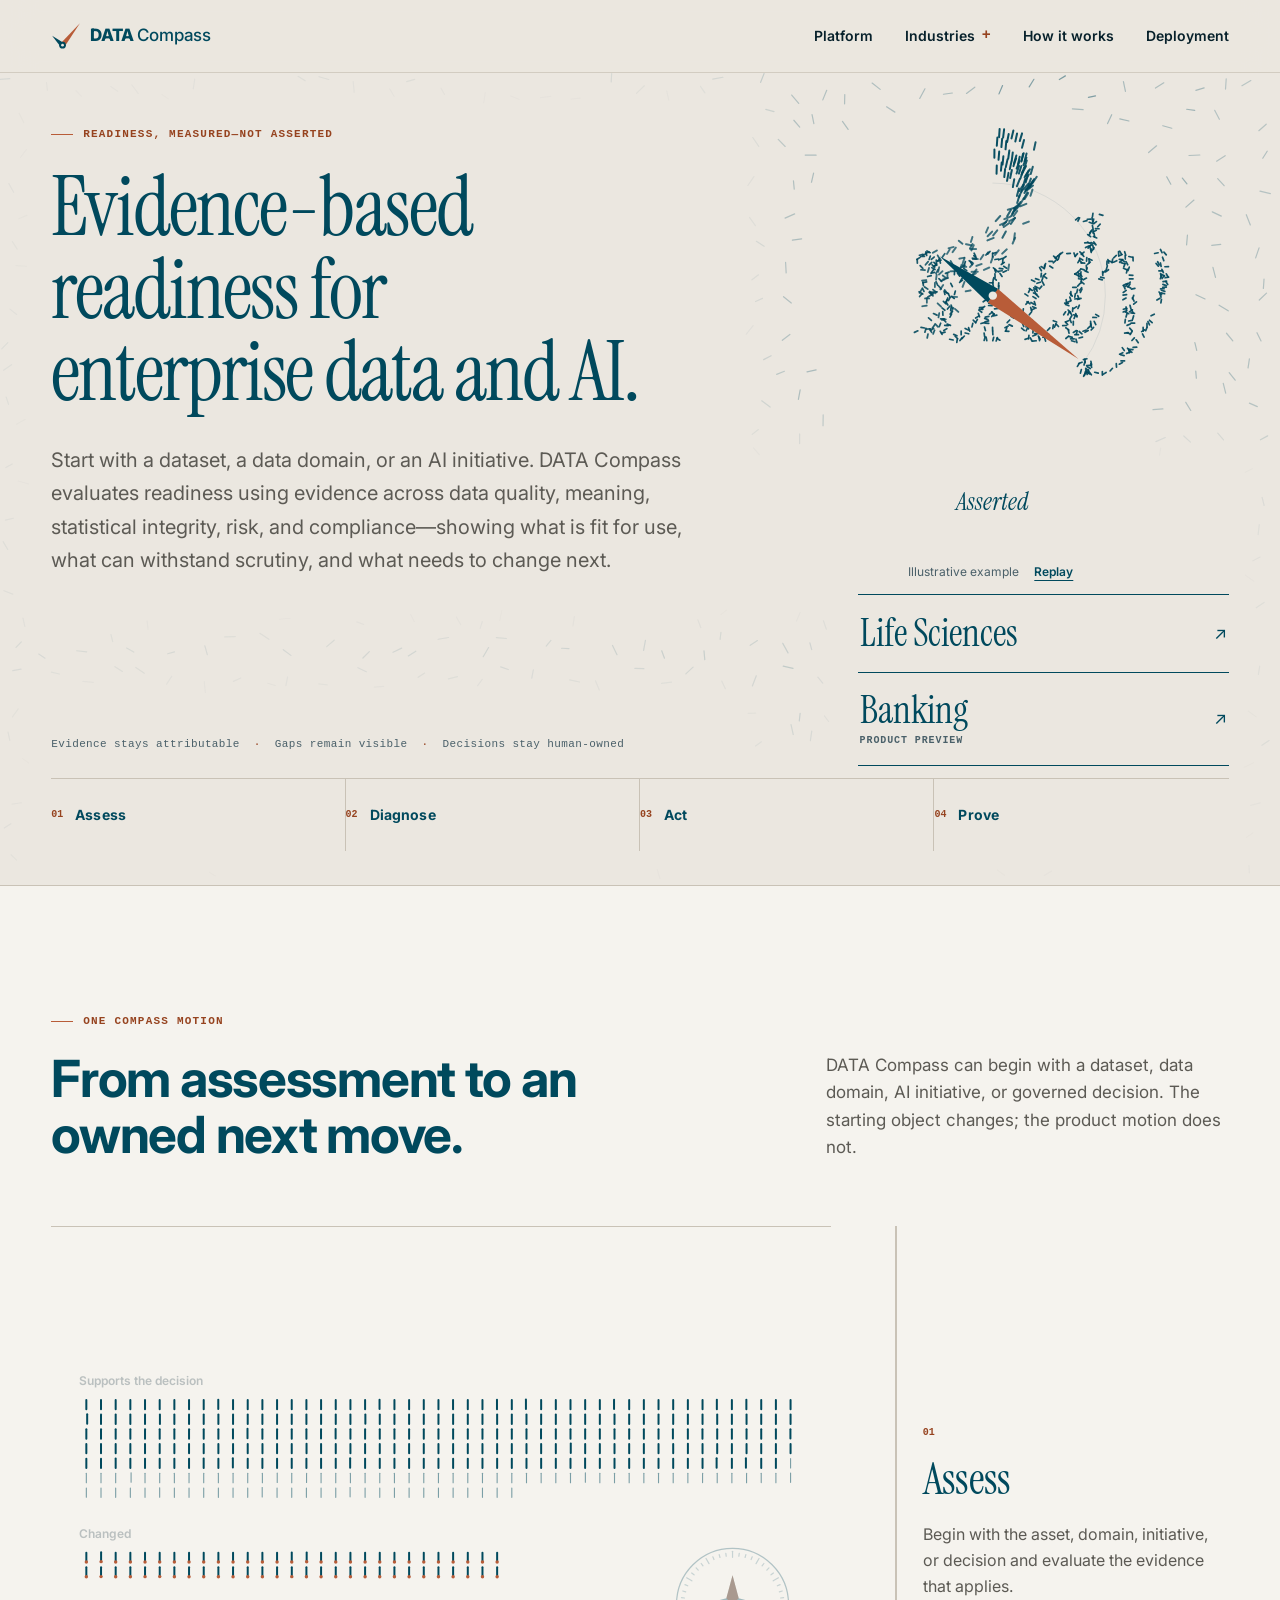
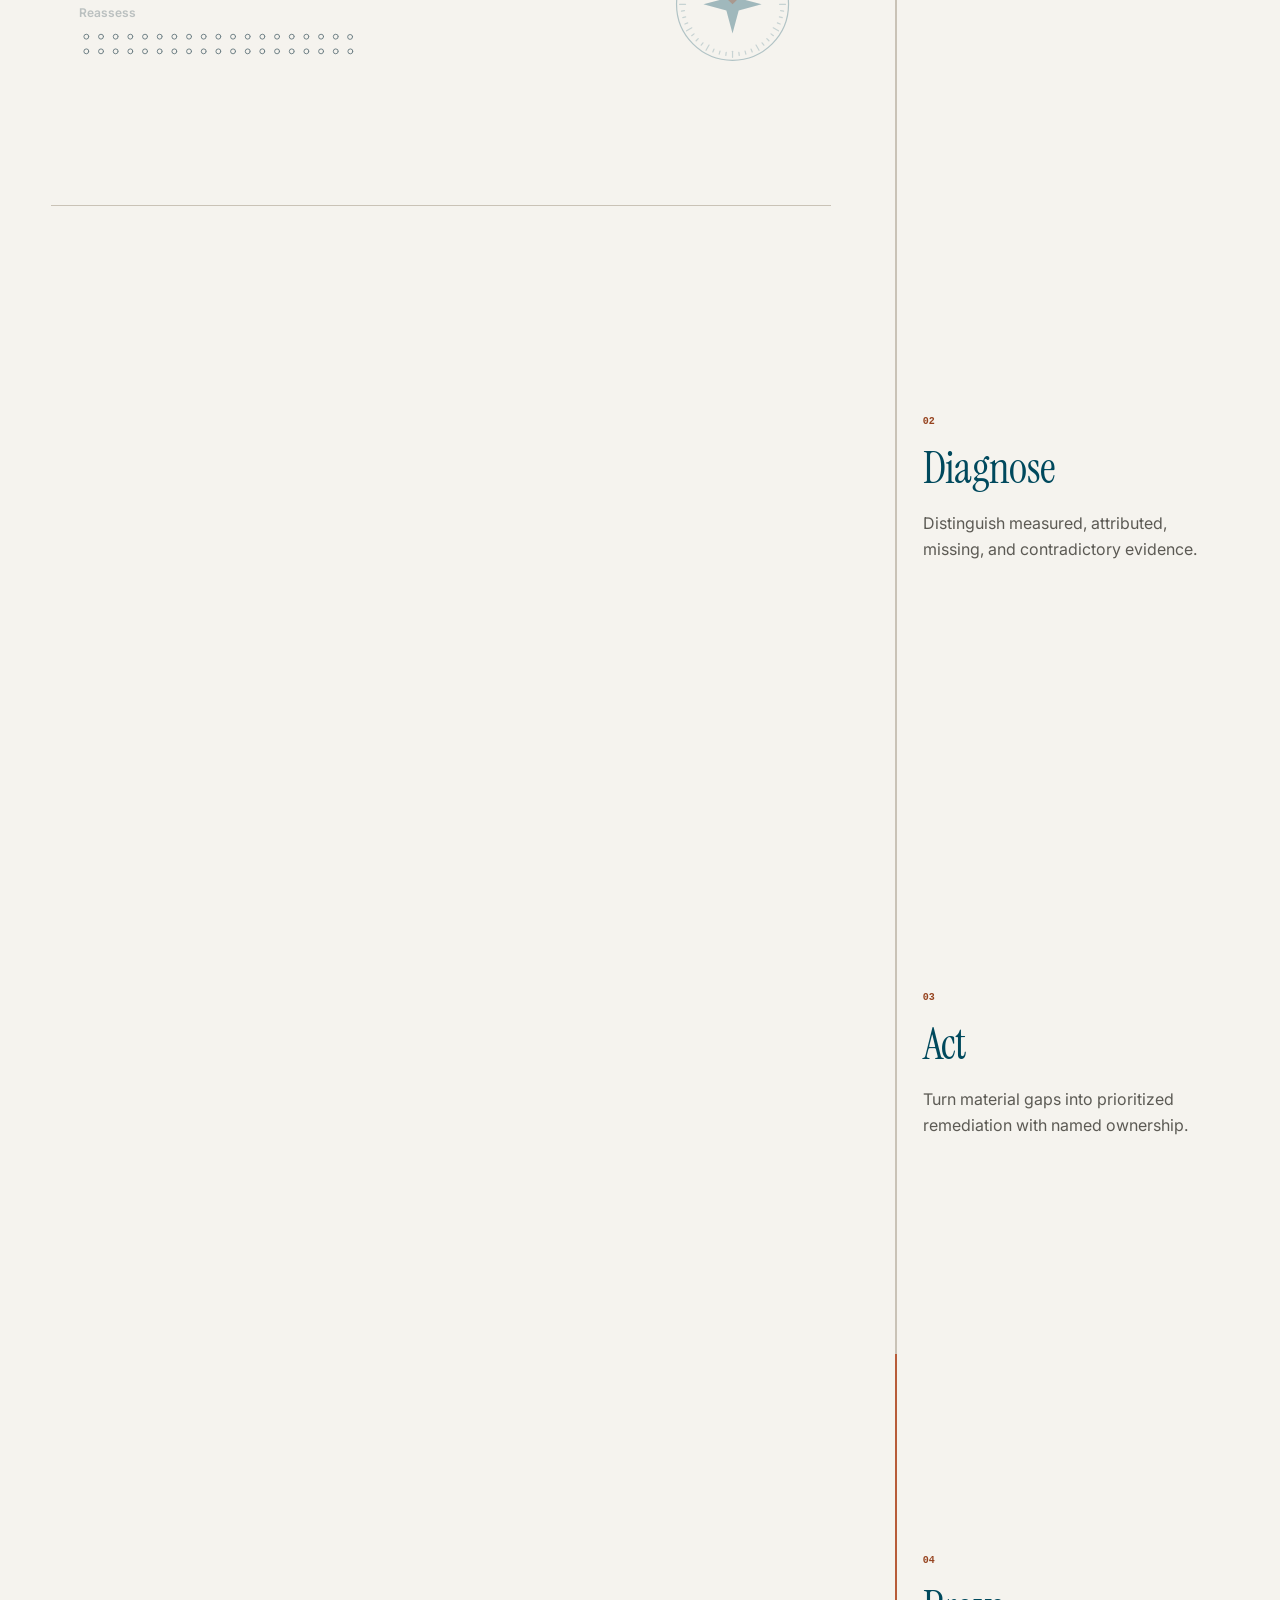
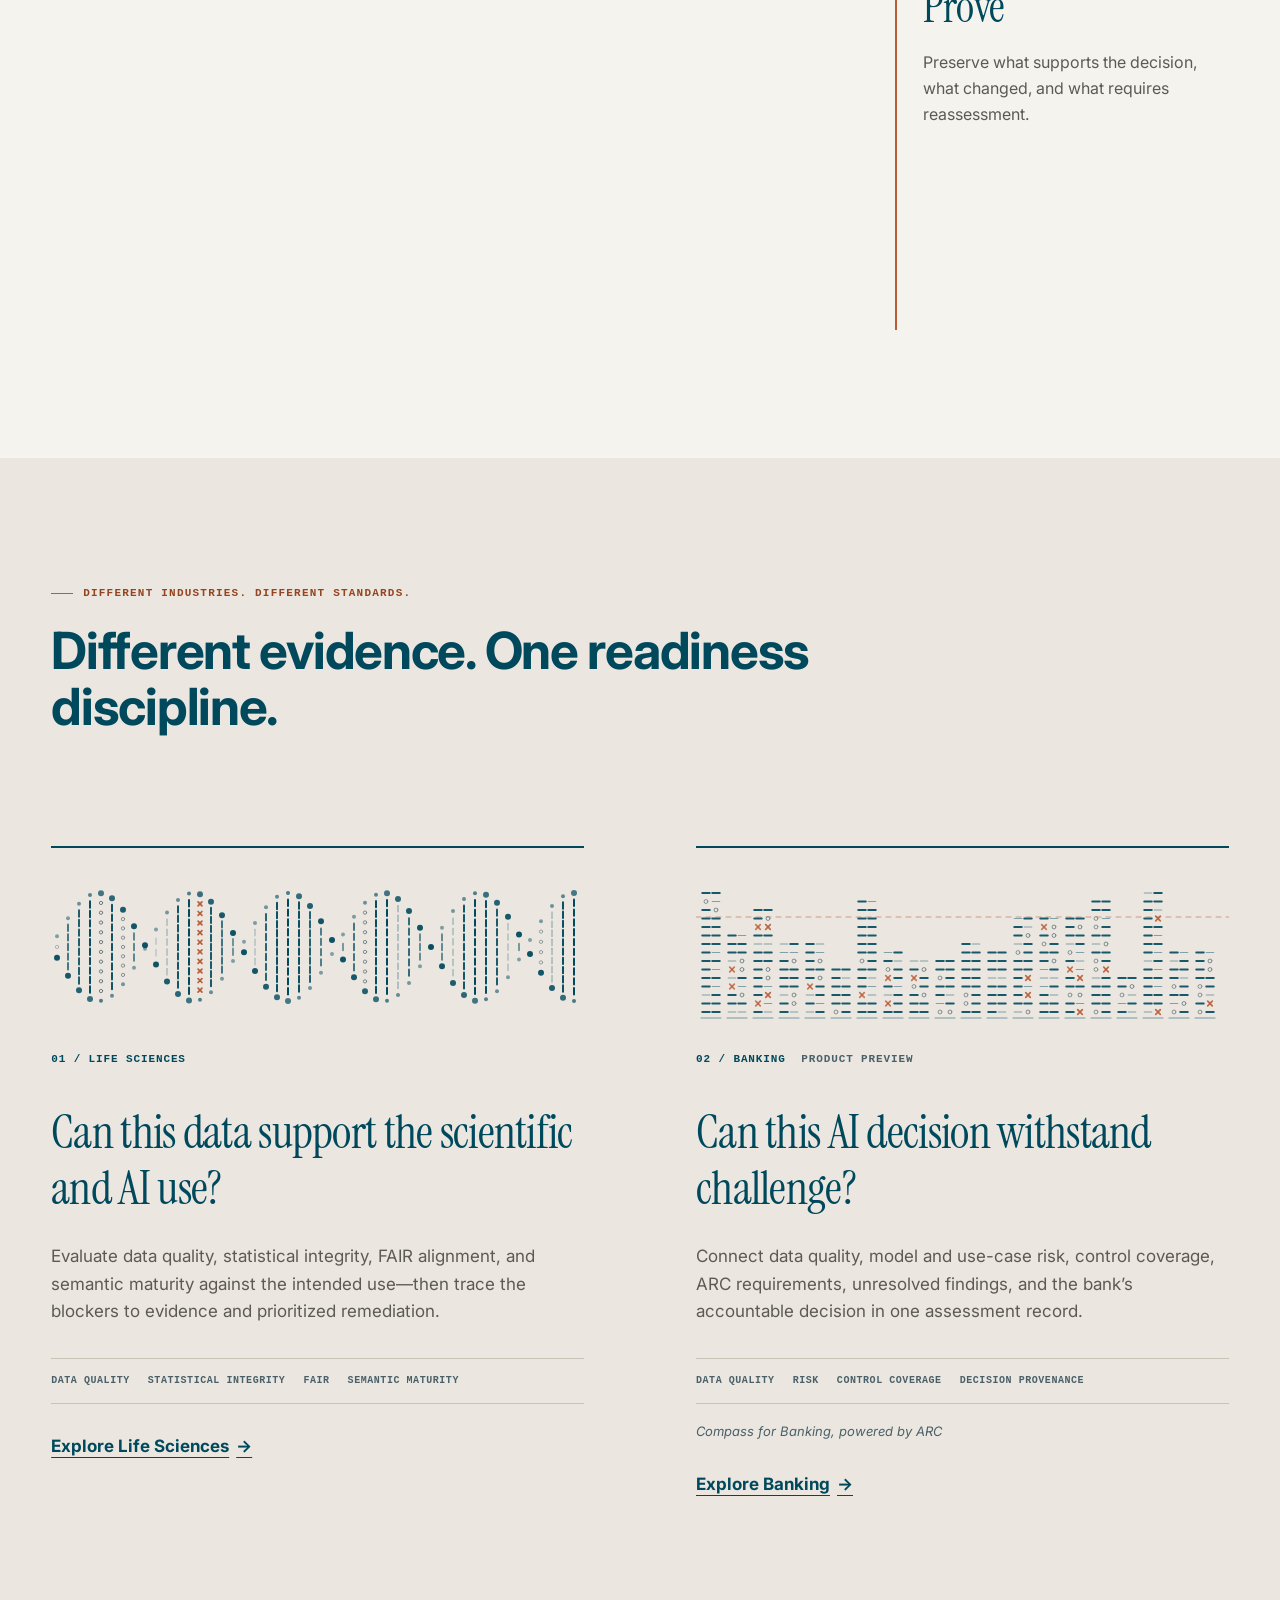
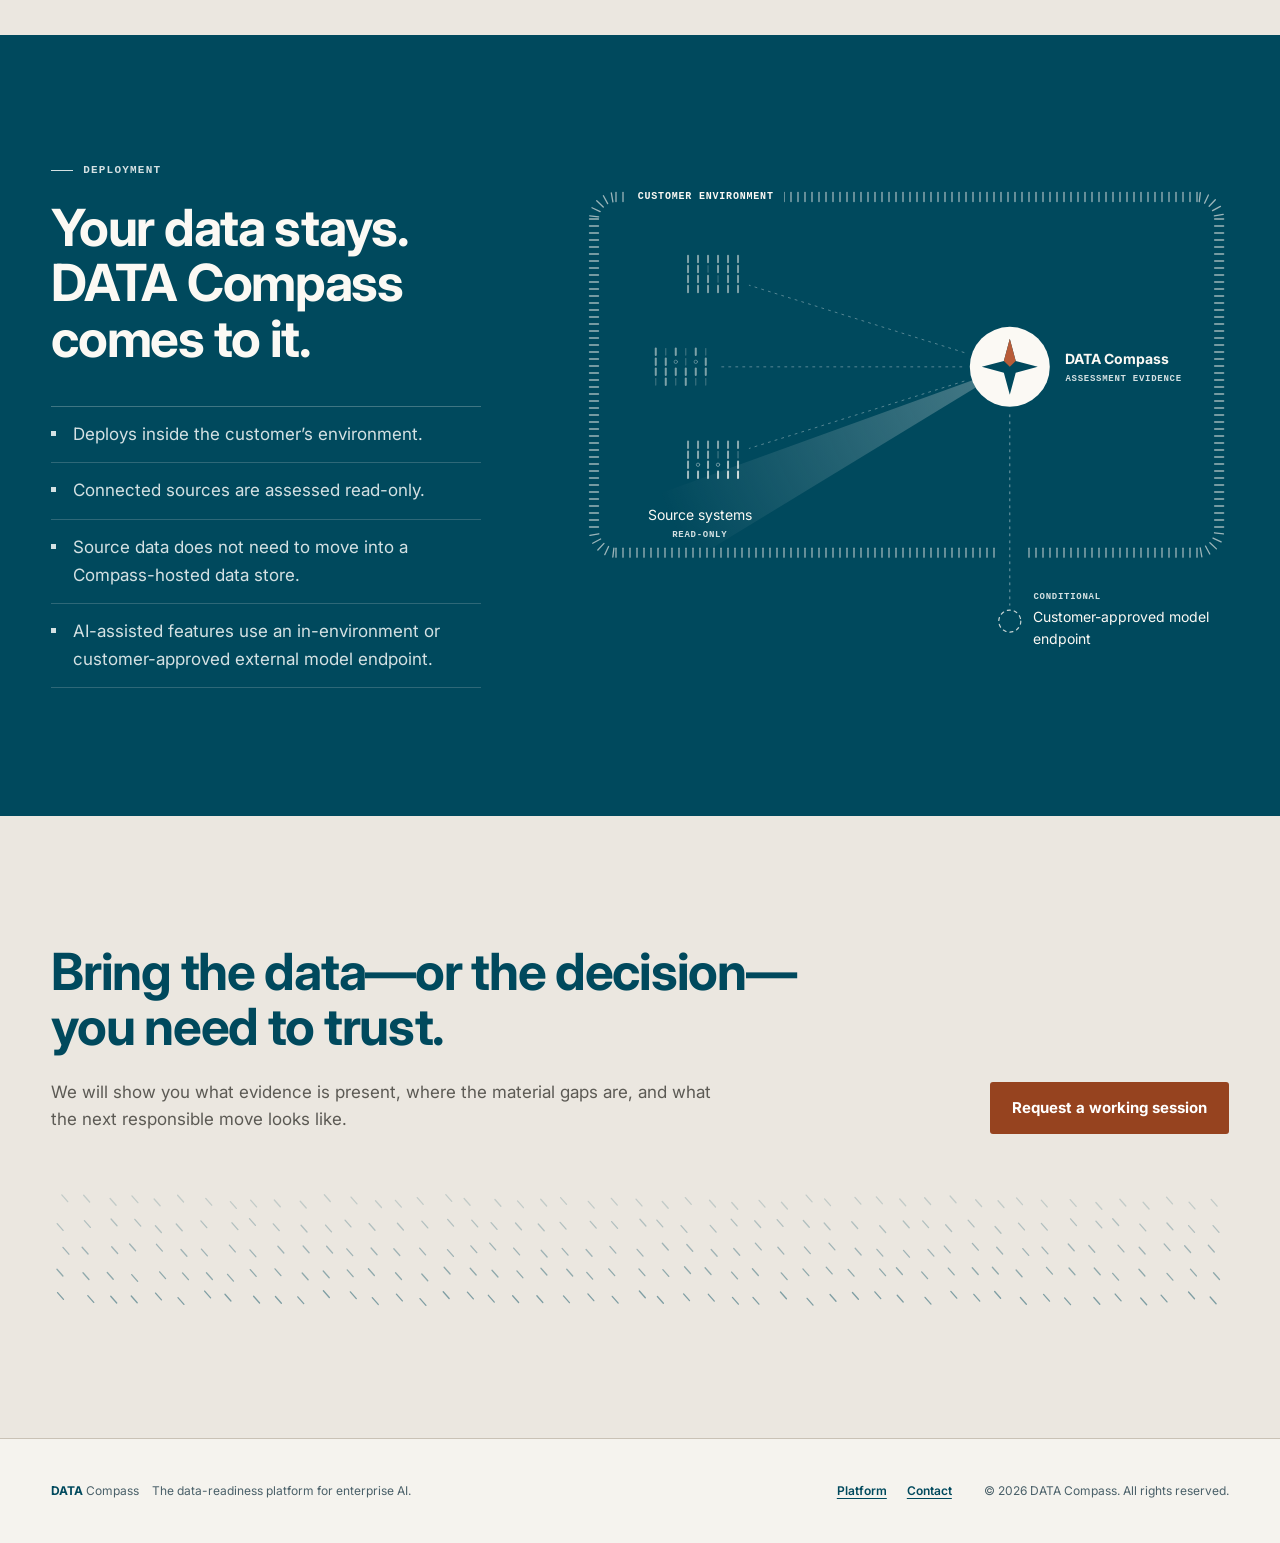
<file: index.html>
<!DOCTYPE html>
<html lang="en">
<head>
  <meta charset="UTF-8">
  <meta name="viewport" content="width=device-width, initial-scale=1.0">
  <title>DATA Compass · Evidence-based readiness for enterprise data and AI</title>
  <link rel="canonical" href="https://compassfordata.com/">
  <meta name="description" content="DATA Compass evaluates evidence-based readiness for enterprise data and AI—showing what is fit for use, what can withstand scrutiny, and what needs to change next.">
  <meta name="theme-color" content="#EBE7E0">
  <meta property="og:type" content="website">
  <meta property="og:url" content="https://compassfordata.com/">
  <meta property="og:title" content="DATA Compass · Evidence-based readiness for enterprise data and AI">
  <meta property="og:description" content="See what is ready, what is missing, and what should happen next across data quality, meaning, statistical integrity, risk, and compliance.">
  <meta property="og:image" content="https://compassfordata.com/img/og-platform.png">
  <meta property="og:image:width" content="1200">
  <meta property="og:image:height" content="630">
  <meta name="twitter:card" content="summary_large_image">
  <meta name="twitter:title" content="DATA Compass · Evidence-based readiness for enterprise data and AI">
  <meta name="twitter:description" content="See what is ready, what is missing, and what should happen next.">
  <meta name="twitter:image" content="https://compassfordata.com/img/og-platform.png">
  <link rel="icon" href="data:image/svg+xml,<svg xmlns='http://www.w3.org/2000/svg' viewBox='9 9 82 82'><mask id='m'><rect width='100' height='100' fill='%23fff'/><circle cx='40.5' cy='72' r='3.7' fill='%23000'/></mask><g mask='url(%23m)'><path d='M12 46 L45.2 66.8 L35.8 77.2 Z' fill='%2300495D'/><path d='M88 12 L46 76.3 L35 67.7 Z' fill='%23B85C38'/><circle cx='40.5' cy='72' r='9.2' fill='%2300495D'/></g></svg>">
  <link rel="preconnect" href="https://fonts.googleapis.com">
  <link rel="preconnect" href="https://fonts.gstatic.com" crossorigin>
  <link href="https://fonts.googleapis.com/css2?family=Instrument+Serif:ital@0;1&family=Inter:wght@400;500;600;700&display=swap" rel="stylesheet">
  <link rel="stylesheet" href="/assets/home.css?v=2">
  <script type="application/ld+json">
  {
    "@context": "https://schema.org",
    "@graph": [
      {
        "@type": "Organization",
        "@id": "https://compassfordata.com/#org",
        "name": "DATA Compass",
        "url": "https://compassfordata.com/",
        "logo": "https://compassfordata.com/img/og-card.png",
        "email": "contact@compassfordata.com"
      },
      {
        "@type": "WebPage",
        "@id": "https://compassfordata.com/#webpage",
        "url": "https://compassfordata.com/",
        "name": "DATA Compass · Evidence-based readiness for enterprise data and AI",
        "description": "DATA Compass evaluates evidence-based readiness for enterprise data and AI—showing what is ready, what is missing, and what should happen next.",
        "isPartOf": { "@id": "https://compassfordata.com/#org" }
      }
    ]
  }
  </script>
</head>
<body class="home-page">
  <a class="home-skip" href="#main">Skip to content</a>

  <nav class="home-nav" id="siteHeader" aria-label="Main">
    <div class="home-wrap home-nav__inner">
      <a class="home-brand" href="/" aria-label="DATA Compass home">
        <svg width="30" height="28" viewBox="9 9 82 76" aria-hidden="true" focusable="false"><mask id="dcMarkNav"><rect x="0" y="0" width="100" height="100" fill="#fff"/><circle cx="40.5" cy="72" r="3.7" fill="#000"/></mask><g mask="url(#dcMarkNav)"><path d="M12 46 L45.2 66.8 L35.8 77.2 Z" fill="currentColor"/><path d="M88 12 L46 76.3 L35 67.7 Z" class="home-brand__signal"/><circle cx="40.5" cy="72" r="9.2" fill="currentColor"/></g></svg>
        <span><strong>DATA</strong> Compass</span>
      </a>

      <div class="home-nav__desktop">
        <a href="/platform/" data-measure="platform-opened">Platform</a>
        <details class="home-disclosure home-industries-menu">
          <summary>Industries</summary>
          <div class="home-industries-menu__panel">
            <a href="/new/" data-measure="life-sciences-selected">Life Sciences</a>
            <a href="/banking/" data-measure="banking-selected">Banking <span>Product preview</span></a>
          </div>
        </details>
        <a href="#how-it-works">How it works</a>
        <a href="#deployment">Deployment</a>
      </div>

      <details class="home-disclosure home-mobile-menu">
        <summary aria-label="Open menu"><span aria-hidden="true"></span><span aria-hidden="true"></span><span aria-hidden="true"></span></summary>
        <div class="home-mobile-menu__panel">
          <a href="/platform/" data-measure="platform-opened">Platform</a>
          <a href="/new/" data-measure="life-sciences-selected">Life Sciences</a>
          <a href="/banking/" data-measure="banking-selected">Banking <span>Product preview</span></a>
          <a href="#how-it-works">How it works</a>
          <a href="#deployment">Deployment</a>
        </div>
      </details>
    </div>
  </nav>

  <main id="main" tabindex="-1">
    <header class="home-hero" aria-labelledby="hero-title">
      <canvas class="home-hero__canvas" aria-hidden="true"></canvas>
      <div class="home-wrap home-hero__field">
        <div class="home-hero__copy">
          <p class="home-eyebrow">READINESS, MEASURED—NOT ASSERTED</p>
          <h1 id="hero-title">Evidence-based readiness for enterprise data and AI.</h1>
          <p class="home-hero__body">Start with a dataset, a data domain, or an AI initiative. DATA Compass evaluates readiness using evidence across data quality, meaning, statistical integrity, risk, and compliance—showing what is fit for use, what can withstand scrutiny, and what needs to change next.</p>
        </div>

        <div class="home-hero__dial" role="group" aria-label="Illustrative readiness dial. The asserted word ready resolves into evidence that is mostly measured, partly attributed, partly missing and partly contradictory.">
          <div class="home-dial__stage"></div>
          <div class="home-dial__meta">
            <p class="home-dial__caption" aria-hidden="true"><span>Asserted</span><span>Measured</span></p>
            <ul class="home-dial__legend">
              <li data-state="measured">Measured</li>
              <li data-state="attributed">Attributed</li>
              <li data-state="missing">Missing</li>
              <li data-state="contradictory">Contradictory</li>
            </ul>
            <p class="home-dial__note">Illustrative example <button type="button" data-field-replay>Replay</button></p>
          </div>
        </div>

        <div class="home-hero__choices" aria-label="Explore an industry">
          <a class="home-domain-link" href="/new/" data-measure="life-sciences-selected">
            <span class="home-domain-link__label">Life Sciences</span>
            <span class="home-domain-link__arrow" aria-hidden="true">↗</span>
          </a>
          <a class="home-domain-link" href="/banking/" data-measure="banking-selected">
            <span class="home-domain-link__label">Banking</span>
            <span class="home-domain-link__status">Product preview</span>
            <span class="home-domain-link__arrow" aria-hidden="true">↗</span>
          </a>
        </div>

        <p class="home-hero__assurance">Evidence stays attributable <span aria-hidden="true">·</span> Gaps remain visible <span aria-hidden="true">·</span> Decisions stay human-owned</p>

        <ol class="home-motion-rail" aria-label="DATA Compass product motion">
          <li><span>01</span><strong>Assess</strong></li>
          <li><span>02</span><strong>Diagnose</strong></li>
          <li><span>03</span><strong>Act</strong></li>
          <li><span>04</span><strong>Prove</strong></li>
        </ol>
      </div>
    </header>

    <section class="home-section home-motion" id="how-it-works" aria-labelledby="motion-title">
      <div class="home-wrap">
        <p class="home-eyebrow">ONE COMPASS MOTION</p>
        <div class="home-section__lead">
          <h2 id="motion-title">From assessment to an owned next move.</h2>
          <p>DATA Compass can begin with a dataset, data domain, AI initiative, or governed decision. The starting object changes; the product motion does not.</p>
        </div>

        <div class="home-stage">
          <div class="home-stage__figure"><canvas role="img" aria-label="Illustrative figure. The same set of evidence marks is scanned, sorted into measured, attributed, missing and contradictory, ranked into owned priorities, and kept as a record."></canvas></div>
        <ol class="home-stage-grid">
          <li><span class="home-stage-grid__number">01</span><h3>Assess</h3><p>Begin with the asset, domain, initiative, or decision and evaluate the evidence that applies.</p></li>
          <li><span class="home-stage-grid__number">02</span><h3>Diagnose</h3><p>Distinguish measured, attributed, missing, and contradictory evidence.</p></li>
          <li><span class="home-stage-grid__number">03</span><h3>Act</h3><p>Turn material gaps into prioritized remediation with named ownership.</p></li>
          <li><span class="home-stage-grid__number">04</span><h3>Prove</h3><p>Preserve what supports the decision, what changed, and what requires reassessment.</p></li>
        </ol>
        </div>
      </div>
    </section>

    <section class="home-section home-industries" id="industries" aria-labelledby="industries-title">
      <div class="home-wrap">
        <p class="home-eyebrow">DIFFERENT INDUSTRIES. DIFFERENT STANDARDS.</p>
        <h2 id="industries-title">Different evidence. One readiness discipline.</h2>
        <div class="home-industry-grid">
          <article class="home-industry">
            <canvas class="home-industry__figure" data-figure="helix" aria-hidden="true"></canvas>
            <p class="home-industry__index">01 / Life Sciences</p>
            <h3>Can this data support the scientific and AI use?</h3>
            <p>Evaluate data quality, statistical integrity, FAIR alignment, and semantic maturity against the intended use—then trace the blockers to evidence and prioritized remediation.</p>
            <ul class="home-evidence-labels" aria-label="Life Sciences evidence"><li>Data quality</li><li>Statistical integrity</li><li>FAIR</li><li>Semantic maturity</li></ul>
            <a class="home-text-link" href="/new/" data-measure="life-sciences-selected">Explore Life Sciences <span aria-hidden="true">→</span></a>
          </article>
          <article class="home-industry">
            <canvas class="home-industry__figure" data-figure="columns" aria-hidden="true"></canvas>
            <p class="home-industry__index">02 / Banking <span>Product preview</span></p>
            <h3>Can this AI decision withstand challenge?</h3>
            <p>Connect data quality, model and use-case risk, control coverage, ARC requirements, unresolved findings, and the bank’s accountable decision in one assessment record.</p>
            <ul class="home-evidence-labels" aria-label="Banking evidence"><li>Data quality</li><li>Risk</li><li>Control coverage</li><li>Decision provenance</li></ul>
            <p class="home-industry__attribution">Compass for Banking, powered by ARC</p>
            <a class="home-text-link" href="/banking/" data-measure="banking-selected">Explore Banking <span aria-hidden="true">→</span></a>
          </article>
        </div>
      </div>
    </section>

    <section class="home-deployment" id="deployment" aria-labelledby="deployment-title">
      <div class="home-wrap home-deployment__grid">
        <div>
          <p class="home-eyebrow home-eyebrow--reverse">DEPLOYMENT</p>
          <h2 id="deployment-title">Your data stays. DATA Compass comes to it.</h2>
          <ul class="home-deployment__facts">
            <li>Deploys inside the customer’s environment.</li>
            <li>Connected sources are assessed read-only.</li>
            <li>Source data does not need to move into a Compass-hosted data store.</li>
            <li>AI-assisted features use an in-environment or customer-approved external model endpoint.</li>
          </ul>
        </div>
        <figure class="home-boundary" role="img" aria-labelledby="boundary-caption">
          <canvas class="home-boundary__canvas" aria-hidden="true"></canvas>
          <div class="home-boundary__customer">
            <span class="home-boundary__label">Customer environment</span>
            <div class="home-boundary__flow">
              <div class="home-boundary__node"><span>Source systems</span><small>Read-only</small></div>
              <span class="home-boundary__arrow" aria-hidden="true">→</span>
              <div class="home-boundary__node home-boundary__node--compass"><strong>DATA Compass</strong><small>Assessment evidence</small></div>
            </div>
          </div>
          <div class="home-boundary__conditional"><span>Conditional</span><div class="home-boundary__node"><span>Customer-approved model endpoint</span></div></div>
          <figcaption class="home-sr" id="boundary-caption">Source systems and DATA Compass remain inside the customer environment. Connected sources are assessed read-only. A model endpoint is used only when it is in the environment or customer approved.</figcaption>
        </figure>
      </div>
    </section>

    <section class="home-close" id="request" aria-labelledby="request-title">
      <div class="home-wrap">
        <div class="home-close__content">
          <div><h2 id="request-title">Bring the data—or the decision—you need to trust.</h2><p>We will show you what evidence is present, where the material gaps are, and what the next responsible move looks like.</p></div>
          <a class="home-primary-link" href="#homeSessionForm" data-session-trigger data-measure="working-session-opened">Request a working session</a>
        </div>
        <canvas class="home-close__bearing" aria-hidden="true"></canvas>

        <div class="home-session" id="homeSessionDialog" aria-hidden="false">
          <div class="home-session__card" aria-labelledby="homeSessionTitle">
            <button class="home-session__close" type="button" data-session-dismiss aria-label="Close" hidden>&times;</button>
            <p class="home-eyebrow">Start with what matters</p>
            <h3 id="homeSessionTitle">Request a working session</h3>
            <p class="home-session__intro">Tell us where you need clarity. No source data is required for the first conversation.</p>
            <form id="homeSessionForm" action="https://api.web3forms.com/submit" method="POST" data-measure="working-session-submitted">
              <input type="hidden" name="access_key" value="16f5a6ca-b05b-40e4-9a29-7a91324f4c92">
              <input type="hidden" name="subject" value="New demo request — compassfordata.com">
              <input type="hidden" name="from_name" value="DATA Compass Website">
              <input type="hidden" name="industry" value="enterprise">
              <input type="checkbox" name="botcheck" class="home-honeypot" tabindex="-1" autocomplete="off" aria-hidden="true">
              <div class="home-form-row">
                <div class="home-field"><label for="home_first">First name <span aria-hidden="true">*</span></label><input id="home_first" name="first_name" autocomplete="given-name" required aria-describedby="homeFormMessage"></div>
                <div class="home-field"><label for="home_last">Last name <span aria-hidden="true">*</span></label><input id="home_last" name="last_name" autocomplete="family-name" required aria-describedby="homeFormMessage"></div>
              </div>
              <div class="home-field"><label for="home_company">Company <span aria-hidden="true">*</span></label><input id="home_company" name="company" autocomplete="organization" required aria-describedby="homeFormMessage"></div>
              <div class="home-field"><label for="home_email">Work email <span aria-hidden="true">*</span></label><input id="home_email" name="email" type="email" autocomplete="email" required aria-describedby="homeFormMessage"></div>
              <details class="home-form-more">
                <summary>Anything else? <span>(optional)</span></summary>
                <div class="home-field"><label for="home_phone">Phone</label><input id="home_phone" name="phone" type="tel" autocomplete="tel"></div>
                <div class="home-field"><label for="home_notes">Notes</label><textarea id="home_notes" name="notes" rows="3" placeholder="What would you like to understand?"></textarea></div>
              </details>
              <p class="home-form-message" id="homeFormMessage" role="status" aria-live="polite"></p>
              <div class="home-form-actions"><button class="home-secondary-button" type="button" data-session-dismiss hidden>Cancel</button><button class="home-submit-button" type="submit" id="homeSessionSubmit">Send request</button></div>
            </form>
            <div class="home-form-success" id="homeFormSuccess" role="status" tabindex="-1" hidden><h3>Request received.</h3><p>We will follow up shortly to schedule the conversation.</p></div>
          </div>
        </div>
      </div>
    </section>
  </main>

  <footer class="home-footer" id="siteFooter">
    <div class="home-wrap home-footer__inner">
      <p><strong>DATA</strong> Compass <span>The data-readiness platform for enterprise AI.</span></p>
      <div><a href="/platform/" data-measure="platform-opened">Platform</a><a href="mailto:contact@compassfordata.com">Contact</a></div>
      <p>&copy; 2026 DATA Compass. All rights reserved.</p>
    </div>
  </footer>

  <script src="/assets/home.js?v=1" defer></script>
  <script src="/assets/field.js?v=1" defer></script>
</body>
</html>
</file>
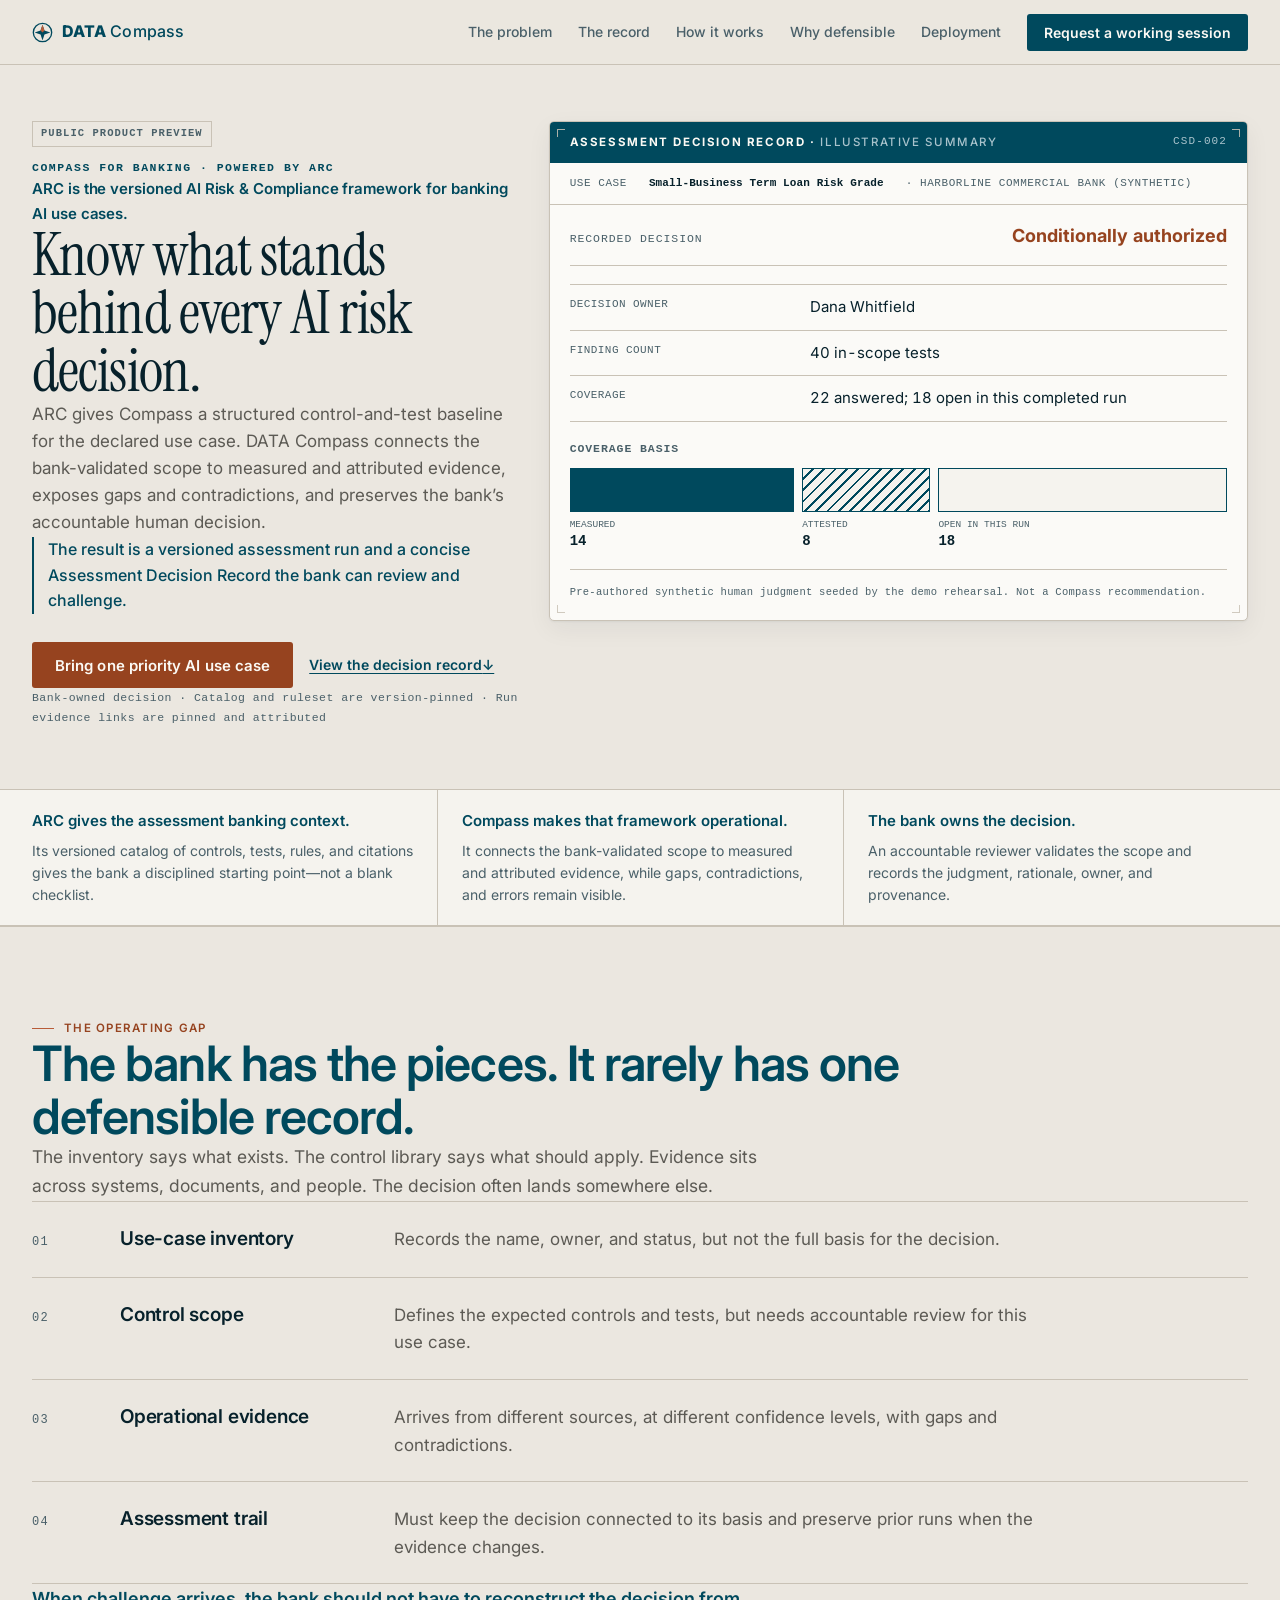
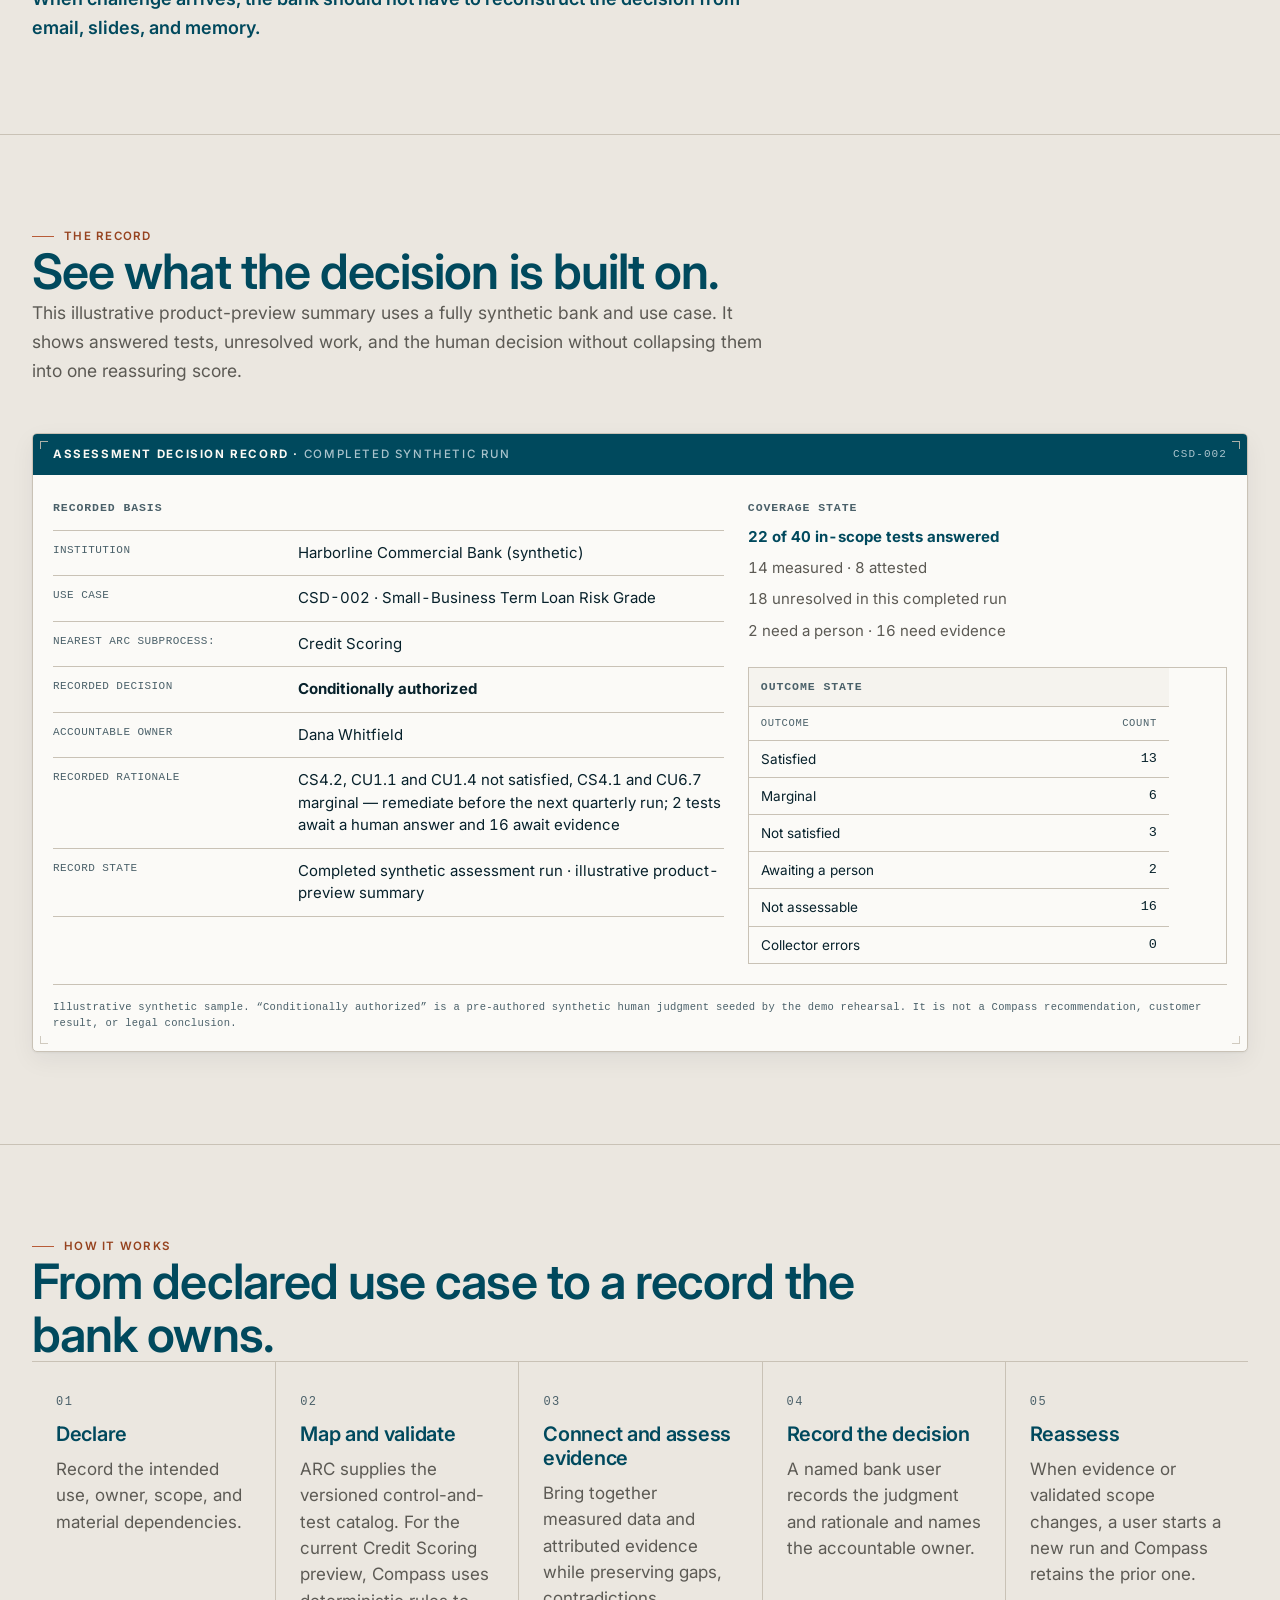
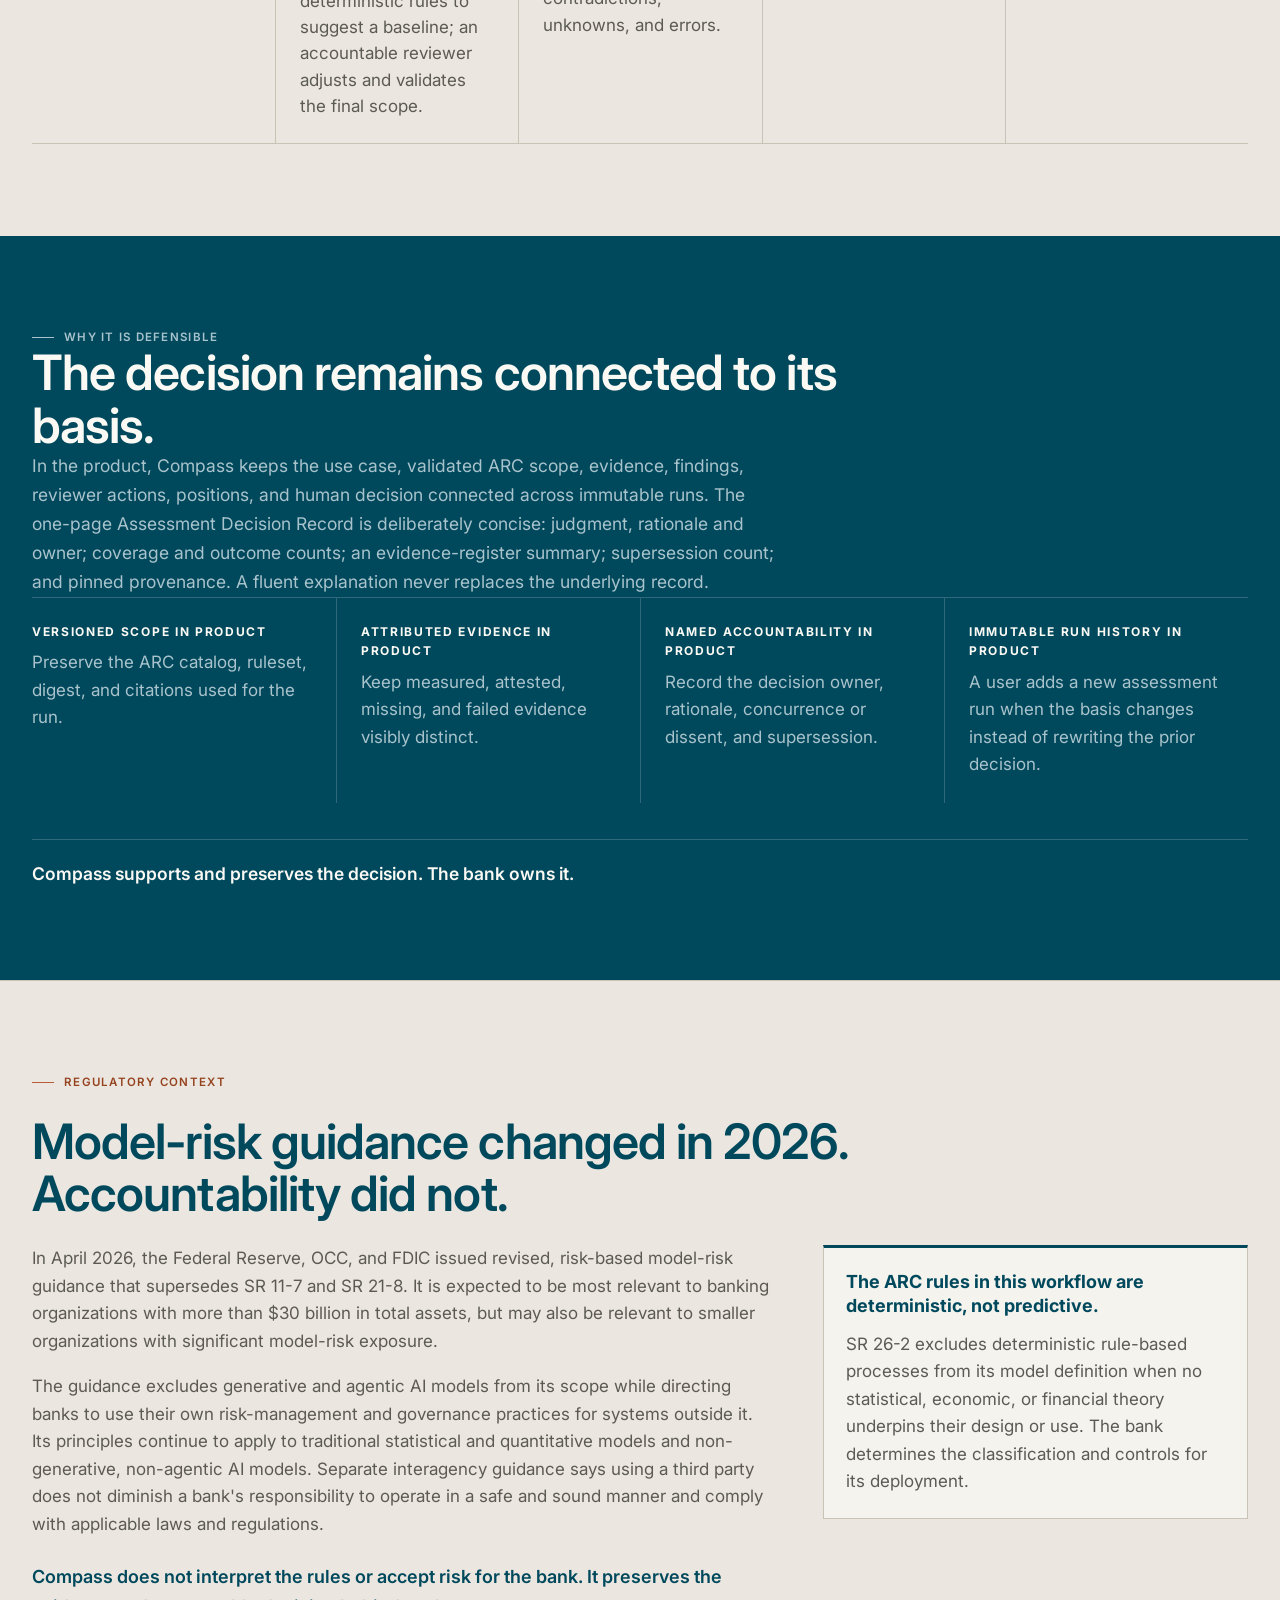
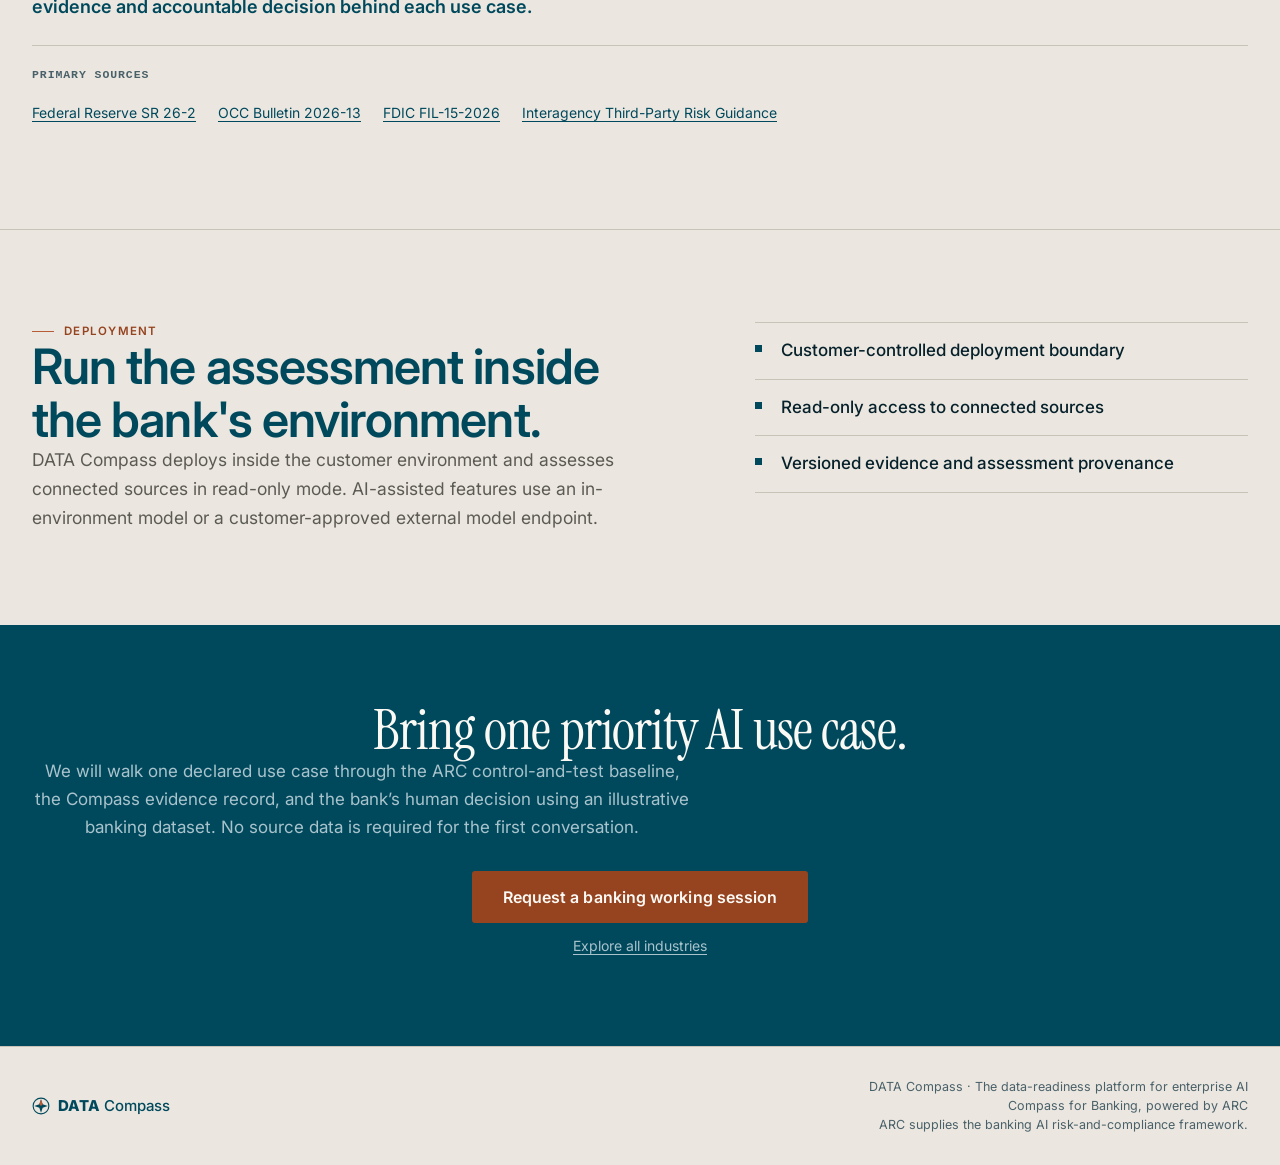
<file: banking/index.html>
<!DOCTYPE html>
<html lang="en">
<head>
  <meta charset="UTF-8">
  <meta name="viewport" content="width=device-width, initial-scale=1.0">
  <title>Compass for Banking · Evidence behind every AI risk decision</title>
  <meta name="robots" content="noindex,nofollow">
  <link rel="canonical" href="https://compassfordata.com/banking/">
  <meta name="description" content="Compass for Banking combines ARC’s versioned AI Risk &amp; Compliance framework with evidence, unresolved findings, and the bank’s accountable human decision in one assessment run.">
  <meta name="theme-color" content="#00495D">
  <meta property="og:type" content="website">
  <meta property="og:url" content="https://compassfordata.com/banking/">
  <meta property="og:title" content="Compass for Banking · Evidence behind every AI risk decision">
  <meta property="og:description" content="Compass for Banking combines ARC’s versioned AI Risk &amp; Compliance framework with evidence, unresolved findings, and the bank’s accountable human decision in one assessment run.">
  <meta property="og:image" content="https://compassfordata.com/img/og-platform.png">
  <meta property="og:image:width" content="1200">
  <meta property="og:image:height" content="630">
  <meta property="og:image:alt" content="DATA Compass — AI readiness, measured—not asserted.">
  <meta name="twitter:card" content="summary_large_image">
  <meta name="twitter:title" content="Compass for Banking · Evidence behind every AI risk decision">
  <meta name="twitter:description" content="Compass for Banking combines ARC’s versioned AI Risk &amp; Compliance framework with evidence, unresolved findings, and the bank’s accountable human decision in one assessment run.">
  <meta name="twitter:image" content="https://compassfordata.com/img/og-platform.png">
  <meta name="twitter:image:alt" content="DATA Compass — AI readiness, measured—not asserted.">
  <link rel="icon" href="data:image/svg+xml,<svg xmlns='http://www.w3.org/2000/svg' viewBox='0 0 32 32'><circle cx='16' cy='16' r='13.5' fill='none' stroke='%2300495D' stroke-width='2.5'/><path d='M16 4 L19 13 L28 16 L19 19 L16 28 L13 19 L4 16 L13 13 Z' fill='%2300495D'/><path d='M16 4 L19 13 L16 16 L13 13 Z' fill='%23B85C38'/></svg>">
  <link rel="preconnect" href="https://fonts.googleapis.com">
  <link rel="preconnect" href="https://fonts.gstatic.com" crossorigin>
  <link href="https://fonts.googleapis.com/css2?family=Instrument+Serif:ital@0;1&family=Inter:wght@400;500;600;700;800&display=swap" rel="stylesheet">
  <link rel="stylesheet" href="/banking/preview-base-9b962e1.css">
  <link rel="stylesheet" href="/banking/banking.css">
</head>
<body class="new-page banking-page">

<a class="nb-skip" href="#main">Skip to content</a>

<nav class="nb-nav" id="nbNav" aria-label="Main">
  <div class="nb-nav__inner">
    <a href="/" class="nb-nav__brand" aria-label="DATA Compass — explore all industries">
      <svg width="21" height="21" viewBox="0 0 32 32" aria-hidden="true" focusable="false"><circle cx="16" cy="16" r="14" fill="none" stroke="#00495D" stroke-width="2"/><path d="M16 4 L19 13 L28 16 L19 19 L16 28 L13 19 L4 16 L13 13 Z" fill="#00495D"/><path d="M16 4 L19 13 L16 16 L13 13 Z" fill="#B85C38"/></svg>
      <span><b>DATA</b> Compass</span>
    </a>
    <div class="nb-nav__links">
      <a href="#problem">The problem</a>
      <a href="#decision-record">The record</a>
      <a href="#how-it-works">How it works</a>
      <a href="#defensible">Why defensible</a>
      <a href="#deployment">Deployment</a>
      <button type="button" class="nb-nav__cta" data-nb-demo>Request a working session</button>
    </div>
    <button class="nb-burger" id="nbBurger" aria-label="Open menu" aria-expanded="false" aria-controls="nbMobile">
      <span aria-hidden="true"></span><span aria-hidden="true"></span><span aria-hidden="true"></span>
    </button>
  </div>
</nav>

<div class="nb-mobile" id="nbMobile" role="dialog" aria-modal="true" aria-label="Site menu" hidden>
  <button class="nb-mobile__x" id="nbMobileClose" aria-label="Close menu">&times;</button>
  <a href="#problem">The problem</a>
  <a href="#decision-record">The record</a>
  <a href="#how-it-works">How it works</a>
  <a href="#defensible">Why defensible</a>
  <a href="#deployment">Deployment</a>
  <button type="button" class="nb-btn nb-btn--accent" data-nb-demo>Request a working session</button>
</div>

<main id="main" tabindex="-1">

<header class="nb-hero">
  <div class="nb-wrap nb-hero__grid">
    <div class="nb-hero__copy">
      <p class="bk-preview-status">PUBLIC PRODUCT PREVIEW</p>
      <p class="nb-hero__qual">COMPASS FOR BANKING · POWERED BY ARC</p>
      <p class="nb-hero__cat">ARC is the versioned AI Risk &amp; Compliance framework for banking AI use cases.</p>
      <h1 class="nb-hero__h1">Know what stands behind every AI risk decision.</h1>
      <p class="nb-hero__sub">ARC gives Compass a structured control-and-test baseline for the declared use case. DATA Compass connects the bank-validated scope to measured and attributed evidence, exposes gaps and contradictions, and preserves the bank’s accountable human decision.</p>
      <p class="nb-hero__proof">The result is a versioned assessment run and a concise Assessment Decision Record the bank can review and challenge.</p>
      <div class="nb-hero__ctas">
        <button type="button" class="nb-btn nb-btn--accent" data-nb-demo>Bring one priority AI use case</button>
        <a class="nb-textlink" href="#decision-record">View the decision record <span aria-hidden="true">↓</span></a>
      </div>
      <p class="nb-hero__assure">Bank-owned decision · Catalog and ruleset are version-pinned · Run evidence links are pinned and attributed</p>
    </div>

    <article class="nb-brief nb-brief--hero bk-record bk-record--hero" id="nbHeroBrief" aria-labelledby="nbHeroBriefT">
      <span class="nb-brief__regs" aria-hidden="true"></span>
      <div class="nb-brief__head">
        <h2 class="nb-brief__label" id="nbHeroBriefT">Assessment Decision Record <span aria-hidden="true">·</span> <span class="nb-brief__label-2">Illustrative summary</span></h2>
        <span class="nb-brief__coord" aria-hidden="true">CSD-002</span>
      </div>
      <p class="nb-brief__meta">Use case <b>Small-Business Term Loan Risk Grade</b> · Harborline Commercial Bank (synthetic)</p>
      <div class="bk-record__reveal-list">
        <div class="bk-record__decision bk-record__reveal">
          <span class="bk-record__decision-label">Recorded decision</span>
          <strong class="bk-record__decision-value">Conditionally authorized</strong>
        </div>
        <dl class="bk-ledger bk-ledger--compact bk-record__reveal">
          <div class="bk-ledger__row"><dt>Decision owner</dt><dd>Dana Whitfield</dd></div>
          <div class="bk-ledger__row"><dt>Finding count</dt><dd>40 in-scope tests</dd></div>
          <div class="bk-ledger__row"><dt>Coverage</dt><dd>22 answered; 18 open in this completed run</dd></div>
        </dl>
        <div class="bk-coverage bk-record__reveal">
          <p class="bk-coverage__heading">Coverage basis</p>
          <ol class="bk-coverage__segments" aria-label="14 measured, 8 attested, and 18 open in this completed run">
            <li class="bk-coverage__segment bk-coverage__segment--measured"><span class="bk-coverage__bar" aria-hidden="true"></span><span class="bk-coverage__text">Measured <b>14</b></span></li>
            <li class="bk-coverage__segment bk-coverage__segment--attested"><span class="bk-coverage__bar" aria-hidden="true"></span><span class="bk-coverage__text">Attested <b>8</b></span></li>
            <li class="bk-coverage__segment bk-coverage__segment--open"><span class="bk-coverage__bar" aria-hidden="true"></span><span class="bk-coverage__text">Open in this run <b>18</b></span></li>
          </ol>
        </div>
        <p class="bk-record__disclaimer bk-record__reveal">Pre-authored synthetic human judgment seeded by the demo rehearsal. Not a Compass recommendation.</p>
      </div>
    </article>
  </div>
</header>

<section class="nb-rail" aria-label="Roles in the assessment">
  <div class="nb-wrap nb-rail__grid">
    <div><p>ARC gives the assessment banking context.</p><p class="bk-rail__detail">Its versioned catalog of controls, tests, rules, and citations gives the bank a disciplined starting point—not a blank checklist.</p></div>
    <div><p>Compass makes that framework operational.</p><p class="bk-rail__detail">It connects the bank-validated scope to measured and attributed evidence, while gaps, contradictions, and errors remain visible.</p></div>
    <div><p>The bank owns the decision.</p><p class="bk-rail__detail">An accountable reviewer validates the scope and records the judgment, rationale, owner, and provenance.</p></div>
  </div>
</section>

<section class="nb-sec" id="problem" aria-labelledby="problem-title">
  <div class="nb-wrap">
    <p class="nb-eyebrow">THE OPERATING GAP</p>
    <h2 class="nb-h2" id="problem-title">The bank has the pieces. It rarely has one defensible record.</h2>
    <p class="nb-lead">The inventory says what exists. The control library says what should apply. Evidence sits across systems, documents, and people. The decision often lands somewhere else.</p>
    <ol class="nb-cons">
      <li><span class="nb-cons__n" aria-hidden="true">01</span><h3>Use-case inventory</h3><p>Records the name, owner, and status, but not the full basis for the decision.</p></li>
      <li><span class="nb-cons__n" aria-hidden="true">02</span><h3>Control scope</h3><p>Defines the expected controls and tests, but needs accountable review for this use case.</p></li>
      <li><span class="nb-cons__n" aria-hidden="true">03</span><h3>Operational evidence</h3><p>Arrives from different sources, at different confidence levels, with gaps and contradictions.</p></li>
      <li><span class="nb-cons__n" aria-hidden="true">04</span><h3>Assessment trail</h3><p>Must keep the decision connected to its basis and preserve prior runs when the evidence changes.</p></li>
    </ol>
    <p class="nb-close">When challenge arrives, the bank should not have to reconstruct the decision from email, slides, and memory.</p>
  </div>
</section>

<section class="nb-sec nb-sec--alt" id="decision-record" aria-labelledby="decision-record-title">
  <div class="nb-wrap">
    <p class="nb-eyebrow">THE RECORD</p>
    <h2 class="nb-h2" id="decision-record-title">See what the decision is built on.</h2>
    <p class="nb-lead">This illustrative product-preview summary uses a fully synthetic bank and use case. It shows answered tests, unresolved work, and the human decision without collapsing them into one reassuring score.</p>

    <article class="nb-brief nb-brief--full bk-record bk-record--full" aria-labelledby="full-record-title">
      <span class="nb-brief__regs" aria-hidden="true"></span>
      <div class="nb-brief__head">
        <h3 class="nb-brief__label" id="full-record-title">Assessment Decision Record <span aria-hidden="true">·</span> <span class="nb-brief__label-2">Completed synthetic run</span></h3>
        <span class="nb-brief__coord" aria-hidden="true">CSD-002</span>
      </div>
      <div class="bk-record__grid">
        <div class="bk-record__column">
          <p class="bk-record__section-title">Recorded basis</p>
          <dl class="bk-ledger">
            <div class="bk-ledger__row"><dt>Institution</dt><dd>Harborline Commercial Bank (synthetic)</dd></div>
            <div class="bk-ledger__row"><dt>Use case</dt><dd>CSD-002 · Small-Business Term Loan Risk Grade</dd></div>
            <div class="bk-ledger__row"><dt>Nearest ARC subprocess:</dt> <dd>Credit Scoring</dd></div>
            <div class="bk-ledger__row"><dt>Recorded decision</dt><dd><strong>Conditionally authorized</strong></dd></div>
            <div class="bk-ledger__row"><dt>Accountable owner</dt><dd>Dana Whitfield</dd></div>
            <div class="bk-ledger__row"><dt>Recorded rationale</dt><dd>CS4.2, CU1.1 and CU1.4 not satisfied, CS4.1 and CU6.7 marginal — remediate before the next quarterly run; 2 tests await a human answer and 16 await evidence</dd></div>
            <div class="bk-ledger__row"><dt>Record state</dt><dd>Completed synthetic assessment run · illustrative product-preview summary</dd></div>
          </dl>
        </div>
        <div class="bk-record__column">
          <div class="bk-coverage">
            <p class="bk-record__section-title">Coverage state</p>
            <p class="bk-coverage__metric"><strong>22 of 40 in-scope tests answered</strong></p>
            <p>14 measured · 8 attested</p>
            <p>18 unresolved in this completed run</p>
            <p>2 need a person · 16 need evidence</p>
          </div>
          <div class="bk-record__table-region" role="region" aria-labelledby="outcome-state-title" tabindex="0">
            <table class="nb-trace bk-record__table">
              <caption id="outcome-state-title">Outcome state</caption>
              <thead><tr><th scope="col">Outcome</th><th scope="col">Count</th></tr></thead>
              <tbody>
                <tr><th scope="row">Satisfied</th><td>13</td></tr>
                <tr><th scope="row">Marginal</th><td>6</td></tr>
                <tr><th scope="row">Not satisfied</th><td>3</td></tr>
                <tr><th scope="row">Awaiting a person</th><td>2</td></tr>
                <tr><th scope="row">Not assessable</th><td>16</td></tr>
                <tr><th scope="row">Collector errors</th><td>0</td></tr>
              </tbody>
            </table>
          </div>
        </div>
      </div>
      <p class="bk-record__disclaimer">Illustrative synthetic sample. “Conditionally authorized” is a pre-authored synthetic human judgment seeded by the demo rehearsal. It is not a Compass recommendation, customer result, or legal conclusion.</p>
    </article>
  </div>
</section>

<section class="nb-sec" id="how-it-works" aria-labelledby="how-it-works-title">
  <div class="nb-wrap">
    <p class="nb-eyebrow">HOW IT WORKS</p>
    <h2 class="nb-h2" id="how-it-works-title">From declared use case to a record the bank owns.</h2>
    <ol class="nb-stages">
      <li class="nb-stage"><div class="nb-stage__t"><span class="nb-stage__n" aria-hidden="true">01</span><h3>Declare</h3><p>Record the intended use, owner, scope, and material dependencies.</p></div></li>
      <li class="nb-stage"><div class="nb-stage__t"><span class="nb-stage__n" aria-hidden="true">02</span><h3>Map and validate</h3><p>ARC supplies the versioned control-and-test catalog. For the current Credit Scoring preview, Compass uses deterministic rules to suggest a baseline; an accountable reviewer adjusts and validates the final scope.</p></div></li>
      <li class="nb-stage"><div class="nb-stage__t"><span class="nb-stage__n" aria-hidden="true">03</span><h3>Connect and assess evidence</h3><p>Bring together measured data and attributed evidence while preserving gaps, contradictions, unknowns, and errors.</p></div></li>
      <li class="nb-stage"><div class="nb-stage__t"><span class="nb-stage__n" aria-hidden="true">04</span><h3>Record the decision</h3><p>A named bank user records the judgment and rationale and names the accountable owner.</p></div></li>
      <li class="nb-stage"><div class="nb-stage__t"><span class="nb-stage__n" aria-hidden="true">05</span><h3>Reassess</h3><p>When evidence or validated scope changes, a user starts a new run and Compass retains the prior one.</p></div></li>
    </ol>
  </div>
</section>

<section class="nb-teal" id="defensible" aria-labelledby="defensible-title">
  <div class="nb-wrap">
    <p class="nb-eyebrow nb-eyebrow--rev">WHY IT IS DEFENSIBLE</p>
    <h2 class="nb-h2 nb-h2--rev" id="defensible-title">The decision remains connected to its basis.</h2>
    <p class="nb-lead nb-lead--rev">In the product, Compass keeps the use case, validated ARC scope, evidence, findings, reviewer actions, positions, and human decision connected across immutable runs. The one-page Assessment Decision Record is deliberately concise: judgment, rationale and owner; coverage and outcome counts; an evidence-register summary; supersession count; and pinned provenance. A fluent explanation never replaces the underlying record.</p>
    <ul class="nb-reads">
      <li><h3>Versioned scope in product</h3><p>Preserve the ARC catalog, ruleset, digest, and citations used for the run.</p></li>
      <li><h3>Attributed evidence in product</h3><p>Keep measured, attested, missing, and failed evidence visibly distinct.</p></li>
      <li><h3>Named accountability in product</h3><p>Record the decision owner, rationale, concurrence or dissent, and supersession.</p></li>
      <li><h3>Immutable run history in product</h3><p>A user adds a new assessment run when the basis changes instead of rewriting the prior decision.</p></li>
    </ul>
    <p class="bk-defensible__close">Compass supports and preserves the decision. The bank owns it.</p>
  </div>
</section>

<section class="nb-sec" id="regulatory-context" aria-labelledby="regulatory-context-title">
  <div class="nb-wrap bk-regulatory">
    <p class="nb-eyebrow">REGULATORY CONTEXT</p>
    <h2 class="nb-h2" id="regulatory-context-title">Model-risk guidance changed in 2026. Accountability did not.</h2>
    <div class="bk-regulatory__body">
      <p>In April 2026, the Federal Reserve, OCC, and FDIC issued revised, risk-based model-risk guidance that supersedes SR 11-7 and SR 21-8. It is expected to be most relevant to banking organizations with more than $30 billion in total assets, but may also be relevant to smaller organizations with significant model-risk exposure.</p>
      <p>The guidance excludes generative and agentic AI models from its scope while directing banks to use their own risk-management and governance practices for systems outside it. Its principles continue to apply to traditional statistical and quantitative models and non-generative, non-agentic AI models. Separate interagency guidance says using a third party does not diminish a bank's responsibility to operate in a safe and sound manner and comply with applicable laws and regulations.</p>
    </div>
    <div class="bk-regulatory__classification">
      <h3>The ARC rules in this workflow are deterministic, not predictive.</h3>
      <p>SR 26-2 excludes deterministic rule-based processes from its model definition when no statistical, economic, or financial theory underpins their design or use. The bank determines the classification and controls for its deployment.</p>
    </div>
    <p class="nb-close">Compass does not interpret the rules or accept risk for the bank. It preserves the evidence and accountable decision behind each use case.</p>
    <div class="bk-sources">
      <p class="bk-sources__label">Primary sources</p>
      <ul class="bk-sources__list">
        <li><a href="https://www.federalreserve.gov/supervisionreg/srletters/SR2602.htm">Federal Reserve SR 26-2</a></li>
        <li><a href="https://www.occ.gov/news-issuances/bulletins/2026/bulletin-2026-13.html">OCC Bulletin 2026-13</a></li>
        <li><a href="https://www.fdic.gov/news/financial-institution-letters/2026/agencies-revise-interagency-model-risk-management-guidance">FDIC FIL-15-2026</a></li>
        <li><a href="https://www.federalreserve.gov/frrs/guidance/interagency-guidance-on-third-party-relationships.htm">Interagency Third-Party Risk Guidance</a></li>
      </ul>
    </div>
  </div>
</section>

<section class="nb-sec nb-sec--alt" id="deployment" aria-labelledby="deployment-title">
  <div class="nb-wrap nb-dep">
    <div>
      <p class="nb-eyebrow">DEPLOYMENT</p>
      <h2 class="nb-h2" id="deployment-title">Run the assessment inside the bank's environment.</h2>
      <p class="nb-lead">DATA Compass deploys inside the customer environment and assesses connected sources in read-only mode. AI-assisted features use an in-environment model or a customer-approved external model endpoint.</p>
    </div>
    <ul class="nb-dep__list">
      <li>Customer-controlled deployment boundary</li>
      <li>Read-only access to connected sources</li>
      <li>Versioned evidence and assessment provenance</li>
    </ul>
  </div>
</section>

<section class="nb-teal nb-teal--close" aria-labelledby="closing-title">
  <div class="nb-wrap nb-cta">
    <h2 class="nb-cta__h" id="closing-title">Bring one priority AI use case.</h2>
    <p class="nb-cta__p">We will walk one declared use case through the ARC control-and-test baseline, the Compass evidence record, and the bank’s human decision using an illustrative banking dataset. No source data is required for the first conversation.</p>
    <button type="button" class="nb-btn nb-btn--accent nb-btn--lg" data-nb-demo>Request a banking working session</button>
    <p class="nb-cta__back"><a href="/">Explore all industries</a></p>
  </div>
</section>

</main>

<footer class="nb-foot">
  <div class="nb-wrap nb-foot__inner">
    <p class="nb-foot__brand">
      <svg width="18" height="18" viewBox="0 0 32 32" aria-hidden="true" focusable="false"><circle cx="16" cy="16" r="14" fill="none" stroke="#00495D" stroke-width="2"/><path d="M16 4 L19 13 L28 16 L19 19 L16 28 L13 19 L4 16 L13 13 Z" fill="#00495D"/><path d="M16 4 L19 13 L16 16 L13 13 Z" fill="#B85C38"/></svg>
      <span><b>DATA</b> Compass</span>
    </p>
    <div class="bk-foot__copy">
      <p>DATA Compass · The data-readiness platform for enterprise AI</p>
      <p>Compass for Banking, powered by ARC</p>
      <p>ARC supplies the banking AI risk-and-compliance framework.</p>
    </div>
  </div>
</footer>

<div class="nb-modal" id="nbDemoModal" aria-hidden="true">
  <div class="nb-modal__card" role="dialog" aria-modal="true" aria-labelledby="nbDemoTitle">
    <button class="nb-modal__x" id="nbDemoClose" aria-label="Close">&times;</button>
    <p class="nb-eyebrow">Banking working session</p>
    <h2 class="nb-modal__h" id="nbDemoTitle">Bring one priority AI use case.</h2>
    <p class="nb-modal__sub">Tell us who you are and what use case you want to examine.</p>
    <p class="nb-modal__note">30-minute working session · No source data required · Illustrative banking data</p>
    <form id="nbDemoForm" novalidate>
      <input type="hidden" name="industry" value="banking">
      <input type="checkbox" name="botcheck" class="nb-hp" tabindex="-1" autocomplete="off" aria-hidden="true">
      <div class="nb-frow">
        <div class="nb-ffield">
          <label for="nb_first">First name *</label>
          <input id="nb_first" name="first_name" autocomplete="given-name" required aria-describedby="nbFormMsg">
        </div>
        <div class="nb-ffield">
          <label for="nb_last">Last name *</label>
          <input id="nb_last" name="last_name" autocomplete="family-name" required aria-describedby="nbFormMsg">
        </div>
      </div>
      <div class="nb-ffield">
        <label for="nb_company">Company *</label>
        <input id="nb_company" name="company" autocomplete="organization" required aria-describedby="nbFormMsg">
      </div>
      <div class="nb-ffield">
        <label for="nb_email">Work email *</label>
        <input id="nb_email" type="email" name="email" autocomplete="email" required aria-describedby="nbFormMsg">
      </div>
      <details class="nb-more">
        <summary>Anything else? (optional)</summary>
        <div class="nb-ffield"><label for="nb_phone">Phone</label><input id="nb_phone" type="tel" name="phone" autocomplete="tel"></div>
        <div class="nb-ffield"><label for="nb_notes">Notes</label><textarea id="nb_notes" name="notes" rows="3" placeholder="What would you like to examine?"></textarea></div>
      </details>
      <p class="nb-form-msg" id="nbFormMsg" role="status" aria-live="polite"></p>
      <div class="nb-modal__actions">
        <button type="button" class="nb-btn nb-btn--quiet" id="nbDemoCancel">Cancel</button>
        <button type="submit" class="nb-btn nb-btn--accent" id="nbDemoSubmit">Send</button>
      </div>
    </form>
    <div class="nb-form-success" id="nbFormSuccess" role="status" tabindex="-1" hidden>
      <h3>Thanks.</h3>
      <p>Your request is on its way.</p>
    </div>
  </div>
</div>

<script src="/banking/preview-base-9b962e1.js" defer></script>
</body>
</html>
</file>
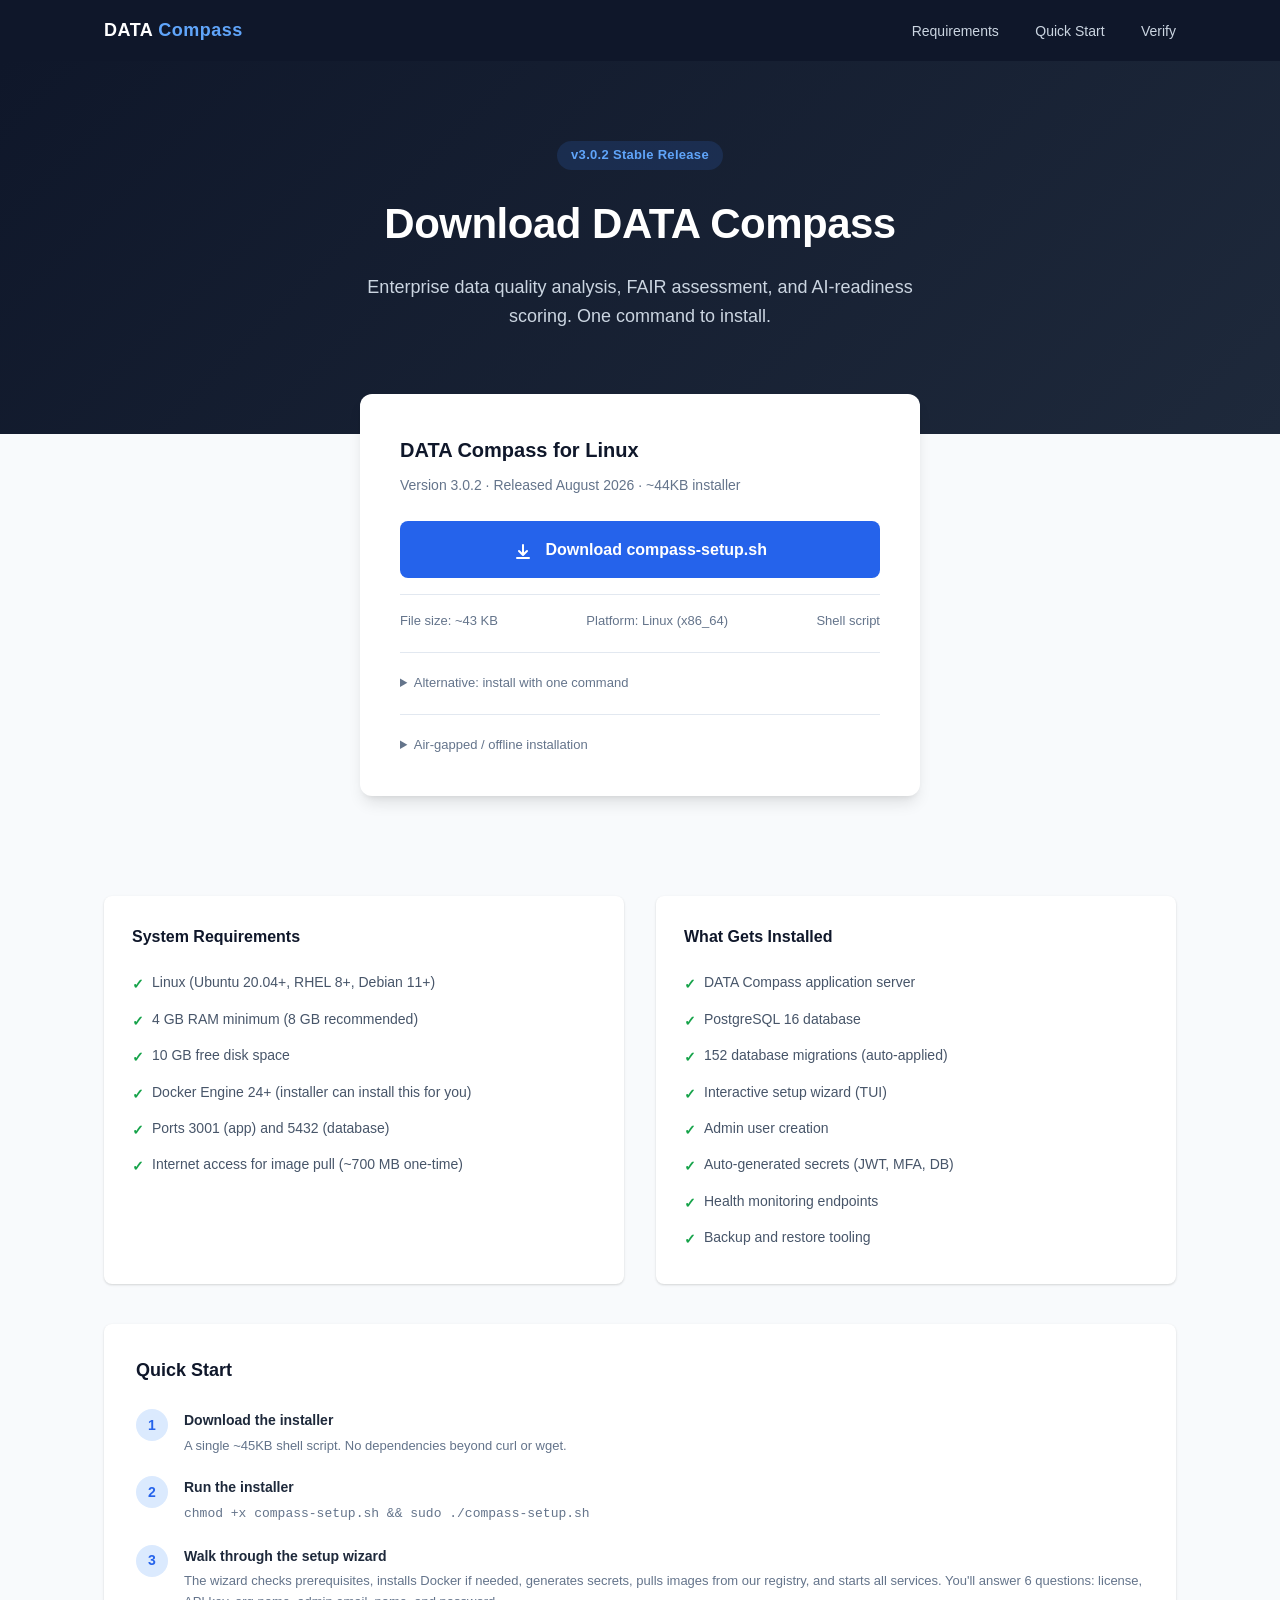
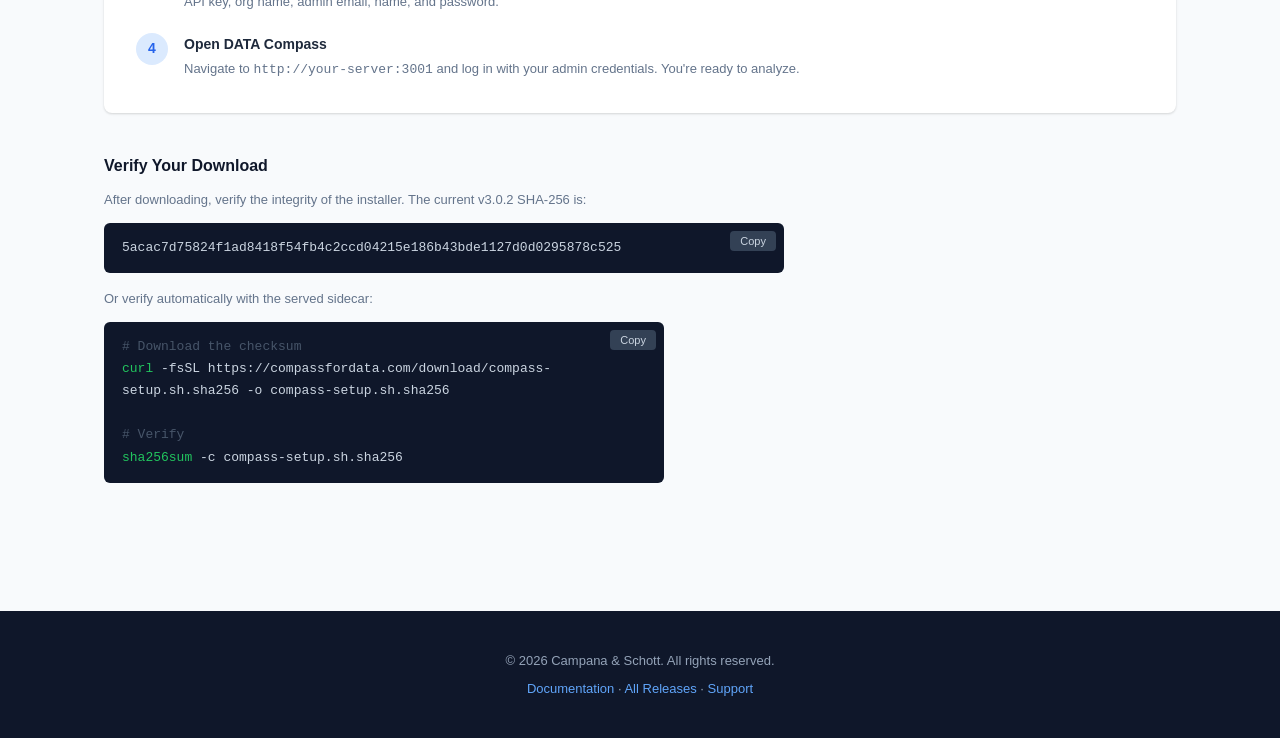
<file: download/index.html>
<!DOCTYPE html>
<html lang="en">
<head>
  <meta charset="UTF-8">
  <meta name="viewport" content="width=device-width, initial-scale=1.0">
  <title>Download DATA Compass - Enterprise Data Quality & FAIR Platform</title>
  <meta name="description" content="Download DATA Compass — the enterprise platform for data quality analysis, FAIR assessment, and AI-readiness scoring. One command to install.">
  <style>
    :root {
      --brand-900: #0f172a;
      --brand-800: #1e293b;
      --brand-700: #334155;
      --brand-600: #475569;
      --brand-500: #64748b;
      --brand-400: #94a3b8;
      --brand-300: #cbd5e1;
      --brand-200: #e2e8f0;
      --brand-100: #f1f5f9;
      --brand-50:  #f8fafc;
      --accent-600: #2563eb;
      --accent-500: #3b82f6;
      --accent-400: #60a5fa;
      --accent-100: #dbeafe;
      --green-600: #16a34a;
      --green-500: #22c55e;
      --green-100: #dcfce7;
      --radius: 8px;
      --shadow: 0 1px 3px rgba(0,0,0,0.1), 0 1px 2px rgba(0,0,0,0.06);
      --shadow-lg: 0 10px 15px -3px rgba(0,0,0,0.1), 0 4px 6px -4px rgba(0,0,0,0.1);
    }

    * { margin: 0; padding: 0; box-sizing: border-box; }

    body {
      font-family: -apple-system, BlinkMacSystemFont, 'Segoe UI', Roboto, 'Helvetica Neue', Arial, sans-serif;
      color: var(--brand-800);
      background: var(--brand-50);
      line-height: 1.6;
      -webkit-font-smoothing: antialiased;
    }

    /* ---- Navigation ---- */
    .nav {
      background: var(--brand-900);
      padding: 16px 0;
      position: sticky;
      top: 0;
      z-index: 100;
    }
    .nav-inner {
      max-width: 1120px;
      margin: 0 auto;
      padding: 0 24px;
      display: flex;
      align-items: center;
      justify-content: space-between;
    }
    .nav-brand {
      color: #fff;
      font-size: 18px;
      font-weight: 700;
      text-decoration: none;
      letter-spacing: 0.5px;
    }
    .nav-brand span { color: var(--accent-400); }
    .nav-links a {
      color: var(--brand-300);
      text-decoration: none;
      font-size: 14px;
      margin-left: 32px;
      transition: color 0.15s;
    }
    .nav-links a:hover { color: #fff; }

    /* ---- Hero ---- */
    .hero {
      background: linear-gradient(135deg, var(--brand-900) 0%, var(--brand-800) 100%);
      padding: 80px 24px 64px;
      text-align: center;
    }
    .hero-badge {
      display: inline-block;
      background: rgba(59,130,246,0.15);
      color: var(--accent-400);
      font-size: 13px;
      font-weight: 600;
      padding: 4px 14px;
      border-radius: 20px;
      margin-bottom: 20px;
      letter-spacing: 0.3px;
    }
    .hero h1 {
      color: #fff;
      font-size: 42px;
      font-weight: 800;
      margin-bottom: 16px;
      letter-spacing: -0.5px;
    }
    .hero p {
      color: var(--brand-300);
      font-size: 18px;
      max-width: 600px;
      margin: 0 auto 40px;
    }

    /* ---- Download Card ---- */
    .download-card {
      background: #fff;
      border-radius: 12px;
      box-shadow: var(--shadow-lg);
      max-width: 560px;
      margin: -40px auto 0;
      padding: 40px;
      position: relative;
      z-index: 10;
    }
    .download-card h2 {
      font-size: 20px;
      margin-bottom: 8px;
      color: var(--brand-900);
    }
    .download-card .version {
      color: var(--brand-500);
      font-size: 14px;
      margin-bottom: 24px;
    }

    .btn-download {
      display: block;
      width: 100%;
      padding: 16px 24px;
      background: var(--accent-600);
      color: #fff;
      border: none;
      border-radius: var(--radius);
      font-size: 16px;
      font-weight: 600;
      cursor: pointer;
      text-decoration: none;
      text-align: center;
      transition: background 0.15s, transform 0.1s;
    }
    .btn-download:hover {
      background: var(--accent-500);
      transform: translateY(-1px);
    }
    .btn-download:active { transform: translateY(0); }

    .btn-download svg {
      vertical-align: middle;
      margin-right: 8px;
    }

    .download-meta {
      display: flex;
      justify-content: space-between;
      margin-top: 16px;
      padding-top: 16px;
      border-top: 1px solid var(--brand-200);
      font-size: 13px;
      color: var(--brand-500);
    }

    .alt-download {
      margin-top: 20px;
      padding-top: 20px;
      border-top: 1px solid var(--brand-200);
    }
    .alt-download summary {
      font-size: 13px;
      color: var(--brand-500);
      cursor: pointer;
      user-select: none;
    }
    .alt-download summary:hover { color: var(--brand-700); }
    .alt-download .alt-body {
      margin-top: 12px;
    }
    .code-block {
      background: var(--brand-900);
      color: var(--brand-300);
      border-radius: 6px;
      padding: 14px 18px;
      font-family: 'SF Mono', 'Fira Code', 'Consolas', monospace;
      font-size: 13px;
      line-height: 1.7;
      overflow-x: auto;
      margin: 8px 0;
      position: relative;
    }
    .code-block .comment { color: var(--brand-600); }
    .code-block .cmd { color: var(--green-500); }

    .copy-btn {
      position: absolute;
      top: 8px;
      right: 8px;
      background: var(--brand-700);
      color: var(--brand-300);
      border: none;
      border-radius: 4px;
      padding: 4px 10px;
      font-size: 11px;
      cursor: pointer;
      transition: background 0.15s;
    }
    .copy-btn:hover { background: var(--brand-600); }

    /* ---- Content Section ---- */
    .content {
      max-width: 1120px;
      margin: 0 auto;
      padding: 60px 24px;
    }

    .grid {
      display: grid;
      grid-template-columns: repeat(auto-fit, minmax(300px, 1fr));
      gap: 32px;
      margin-top: 40px;
    }

    .card {
      background: #fff;
      border-radius: var(--radius);
      box-shadow: var(--shadow);
      padding: 28px;
    }
    .card h3 {
      font-size: 16px;
      margin-bottom: 16px;
      color: var(--brand-900);
    }
    .card ul {
      list-style: none;
      padding: 0;
    }
    .card li {
      padding: 6px 0;
      font-size: 14px;
      color: var(--brand-600);
      display: flex;
      align-items: flex-start;
      gap: 8px;
    }
    .card li .check {
      color: var(--green-600);
      font-weight: 700;
      flex-shrink: 0;
      margin-top: 2px;
    }

    /* ---- Quick Start ---- */
    .quickstart {
      background: #fff;
      border-radius: var(--radius);
      box-shadow: var(--shadow);
      padding: 32px;
      margin-top: 40px;
    }
    .quickstart h3 {
      font-size: 18px;
      margin-bottom: 24px;
      color: var(--brand-900);
    }
    .step {
      display: flex;
      gap: 16px;
      margin-bottom: 20px;
    }
    .step-num {
      width: 32px;
      height: 32px;
      background: var(--accent-100);
      color: var(--accent-600);
      border-radius: 50%;
      display: flex;
      align-items: center;
      justify-content: center;
      font-weight: 700;
      font-size: 14px;
      flex-shrink: 0;
    }
    .step-content h4 {
      font-size: 14px;
      color: var(--brand-800);
      margin-bottom: 4px;
    }
    .step-content p {
      font-size: 13px;
      color: var(--brand-500);
    }

    /* ---- Checksum ---- */
    .checksum-section {
      margin-top: 40px;
    }
    .checksum-section h3 {
      font-size: 16px;
      margin-bottom: 12px;
      color: var(--brand-900);
    }
    .checksum-section p {
      font-size: 13px;
      color: var(--brand-500);
      margin-bottom: 12px;
    }

    /* ---- Footer ---- */
    .footer {
      background: var(--brand-900);
      color: var(--brand-400);
      padding: 40px 24px;
      margin-top: 60px;
      text-align: center;
      font-size: 13px;
    }
    .footer a { color: var(--accent-400); text-decoration: none; }
    .footer a:hover { color: var(--accent-300); }

    /* ---- Responsive ---- */
    @media (max-width: 640px) {
      .hero h1 { font-size: 28px; }
      .hero p { font-size: 16px; }
      .download-card { margin: -30px 16px 0; padding: 24px; }
      .grid { grid-template-columns: 1fr; }
      .nav-links { display: none; }
    }
  </style>
</head>
<body>

  <!-- Navigation -->
  <nav class="nav">
    <div class="nav-inner">
      <a href="/" class="nav-brand">DATA <span>Compass</span></a>
      <div class="nav-links">
        <a href="#requirements">Requirements</a>
        <a href="#quickstart">Quick Start</a>
        <a href="#verify">Verify</a>
      </div>
    </div>
  </nav>

  <!-- Hero -->
  <section class="hero">
    <div class="hero-badge">v3.0.2 Stable Release</div>
    <h1>Download DATA Compass</h1>
    <p>Enterprise data quality analysis, FAIR assessment, and AI-readiness scoring. One command to install.</p>
  </section>

  <!-- Download Card -->
  <div class="download-card">
    <h2>DATA Compass for Linux</h2>
    <p class="version">Version 3.0.2 &middot; Released August 2026 &middot; ~44KB installer</p>

    <a href="https://github.com/compassfordata/compass-releases/releases/download/v3.0.2/compass-setup.sh" class="btn-download" download>
      <svg width="20" height="20" viewBox="0 0 20 20" fill="currentColor"><path d="M10 3a1 1 0 011 1v7.586l2.293-2.293a1 1 0 111.414 1.414l-4 4a1 1 0 01-1.414 0l-4-4a1 1 0 111.414-1.414L9 11.586V4a1 1 0 011-1z"/><path d="M3 17a1 1 0 011-1h12a1 1 0 110 2H4a1 1 0 01-1-1z"/></svg>
      Download compass-setup.sh
    </a>

    <div class="download-meta">
      <span>File size: ~43 KB</span>
      <span>Platform: Linux (x86_64)</span>
      <span>Shell script</span>
    </div>

    <!-- Alternative: curl one-liner -->
    <div class="alt-download">
      <details>
        <summary>Alternative: install with one command</summary>
        <div class="alt-body">
          <div class="code-block">
            <button class="copy-btn" onclick="copyCode(this)">Copy</button>
            <span class="cmd">curl</span> -fsSL https://compassfordata.com/download/compass-setup.sh | <span class="cmd">sudo</span> bash
          </div>
          <p style="font-size:12px; color:var(--brand-500); margin-top:8px;">
            Or download and inspect first:
          </p>
          <div class="code-block">
            <button class="copy-btn" onclick="copyCode(this)">Copy</button>
            <span class="cmd">wget</span> https://compassfordata.com/download/compass-setup.sh<br>
            <span class="cmd">chmod</span> +x compass-setup.sh<br>
            <span class="cmd">sudo</span> ./compass-setup.sh
          </div>
        </div>
      </details>
    </div>

    <!-- Offline bundle for air-gapped -->
    <div class="alt-download">
      <details>
        <summary>Air-gapped / offline installation</summary>
        <div class="alt-body">
          <p style="font-size:13px; color:var(--brand-600); margin-bottom:12px;">
            For environments without internet access, download the full offline bundle (~700 MB)
            which includes pre-built Docker images.
          </p>
          <a href="https://github.com/compassfordata/compass-releases/releases/download/v3.0.2/compass-offline-v3.0.2.tar.gz" class="btn-download" style="background:var(--brand-700);" download>
            <svg width="20" height="20" viewBox="0 0 20 20" fill="currentColor"><path d="M10 3a1 1 0 011 1v7.586l2.293-2.293a1 1 0 111.414 1.414l-4 4a1 1 0 01-1.414 0l-4-4a1 1 0 111.414-1.414L9 11.586V4a1 1 0 011-1z"/><path d="M3 17a1 1 0 011-1h12a1 1 0 110 2H4a1 1 0 01-1-1z"/></svg>
            Download Offline Installer (~700 MB)
          </a>
        </div>
      </details>
    </div>
  </div>

  <!-- Content -->
  <div class="content">

    <!-- Requirements + What's Included -->
    <div class="grid" id="requirements">
      <div class="card">
        <h3>System Requirements</h3>
        <ul>
          <li><span class="check">&#10003;</span> Linux (Ubuntu 20.04+, RHEL 8+, Debian 11+)</li>
          <li><span class="check">&#10003;</span> 4 GB RAM minimum (8 GB recommended)</li>
          <li><span class="check">&#10003;</span> 10 GB free disk space</li>
          <li><span class="check">&#10003;</span> Docker Engine 24+ (installer can install this for you)</li>
          <li><span class="check">&#10003;</span> Ports 3001 (app) and 5432 (database)</li>
          <li><span class="check">&#10003;</span> Internet access for image pull (~700 MB one-time)</li>
        </ul>
      </div>

      <div class="card">
        <h3>What Gets Installed</h3>
        <ul>
          <li><span class="check">&#10003;</span> DATA Compass application server</li>
          <li><span class="check">&#10003;</span> PostgreSQL 16 database</li>
          <li><span class="check">&#10003;</span> 152 database migrations (auto-applied)</li>
          <li><span class="check">&#10003;</span> Interactive setup wizard (TUI)</li>
          <li><span class="check">&#10003;</span> Admin user creation</li>
          <li><span class="check">&#10003;</span> Auto-generated secrets (JWT, MFA, DB)</li>
          <li><span class="check">&#10003;</span> Health monitoring endpoints</li>
          <li><span class="check">&#10003;</span> Backup and restore tooling</li>
        </ul>
      </div>
    </div>

    <!-- Quick Start -->
    <div class="quickstart" id="quickstart">
      <h3>Quick Start</h3>

      <div class="step">
        <div class="step-num">1</div>
        <div class="step-content">
          <h4>Download the installer</h4>
          <p>A single ~45KB shell script. No dependencies beyond curl or wget.</p>
        </div>
      </div>

      <div class="step">
        <div class="step-num">2</div>
        <div class="step-content">
          <h4>Run the installer</h4>
          <p><code>chmod +x compass-setup.sh && sudo ./compass-setup.sh</code></p>
        </div>
      </div>

      <div class="step">
        <div class="step-num">3</div>
        <div class="step-content">
          <h4>Walk through the setup wizard</h4>
          <p>The wizard checks prerequisites, installs Docker if needed, generates secrets, pulls images from our registry, and starts all services. You'll answer 6 questions: license, API key, org name, admin email, name, and password.</p>
        </div>
      </div>

      <div class="step" style="margin-bottom:0">
        <div class="step-num">4</div>
        <div class="step-content">
          <h4>Open DATA Compass</h4>
          <p>Navigate to <code>http://your-server:3001</code> and log in with your admin credentials. You're ready to analyze.</p>
        </div>
      </div>
    </div>

    <!-- Verify -->
    <div class="checksum-section" id="verify">
      <h3>Verify Your Download</h3>
      <p>After downloading, verify the integrity of the installer. The current v3.0.2 SHA-256 is:</p>
      <div class="code-block" style="max-width:680px; word-break:break-all;">
        <button class="copy-btn" onclick="copyCode(this)">Copy</button>
        <code>5acac7d75824f1ad8418f54fb4c2ccd04215e186b43bde1127d0d0295878c525</code>
      </div>
      <p style="margin-top:16px;">Or verify automatically with the served sidecar:</p>
      <div class="code-block" style="max-width:560px">
        <button class="copy-btn" onclick="copyCode(this)">Copy</button>
        <span class="comment"># Download the checksum</span><br>
        <span class="cmd">curl</span> -fsSL https://compassfordata.com/download/compass-setup.sh.sha256 -o compass-setup.sh.sha256<br><br>
        <span class="comment"># Verify</span><br>
        <span class="cmd">sha256sum</span> -c compass-setup.sh.sha256
      </div>
    </div>

  </div>

  <!-- Footer -->
  <footer class="footer">
    <p>&copy; 2026 Campana &amp; Schott. All rights reserved.</p>
    <p style="margin-top:8px;">
      <a href="/docs">Documentation</a> &middot;
      <a href="/releases">All Releases</a> &middot;
      <a href="mailto:anuj.uppal@campana-schott.com">Support</a>
    </p>
  </footer>

  <script>
    function copyCode(btn) {
      const block = btn.parentElement;
      const text = block.textContent
        .replace('Copy', '')
        .replace(/^\s+/gm, '')
        .trim();
      navigator.clipboard.writeText(text).then(() => {
        btn.textContent = 'Copied!';
        setTimeout(() => { btn.textContent = 'Copy'; }, 2000);
      });
    }
  </script>

</body>
</html>
</file>
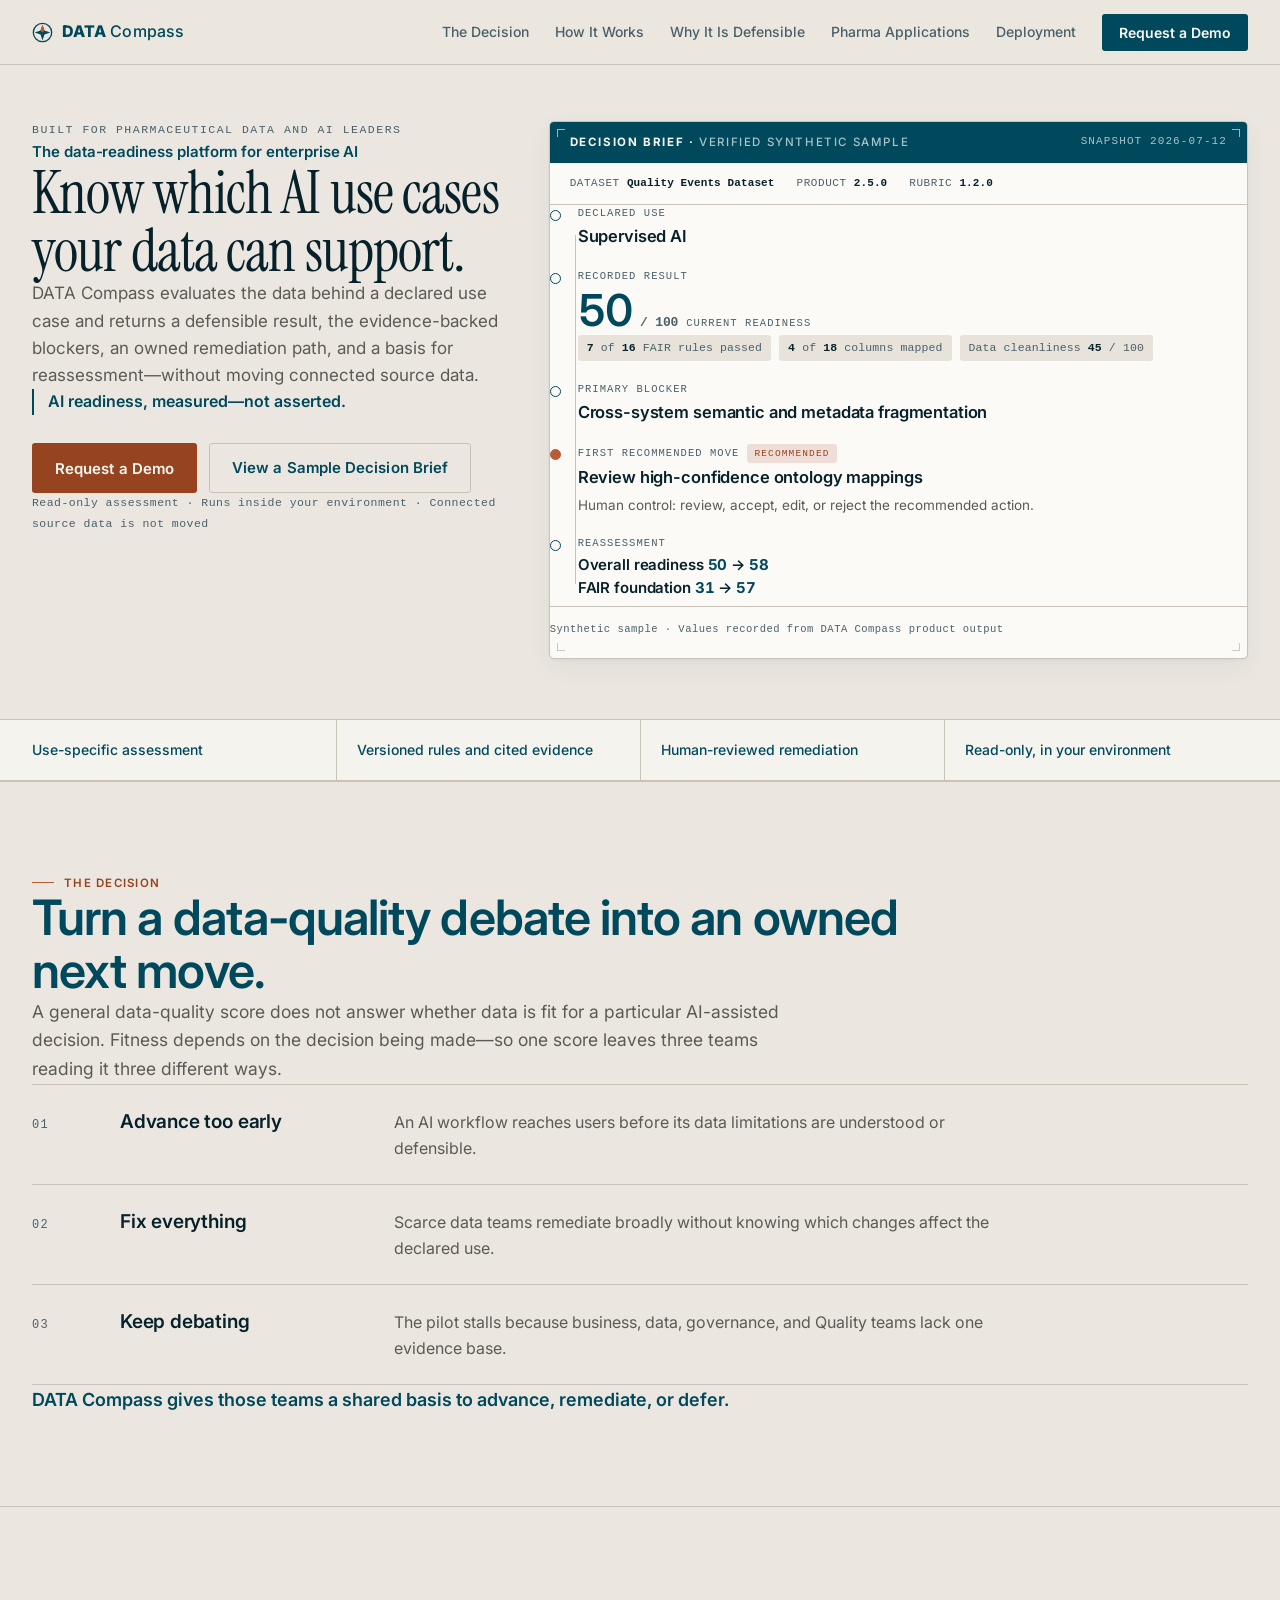
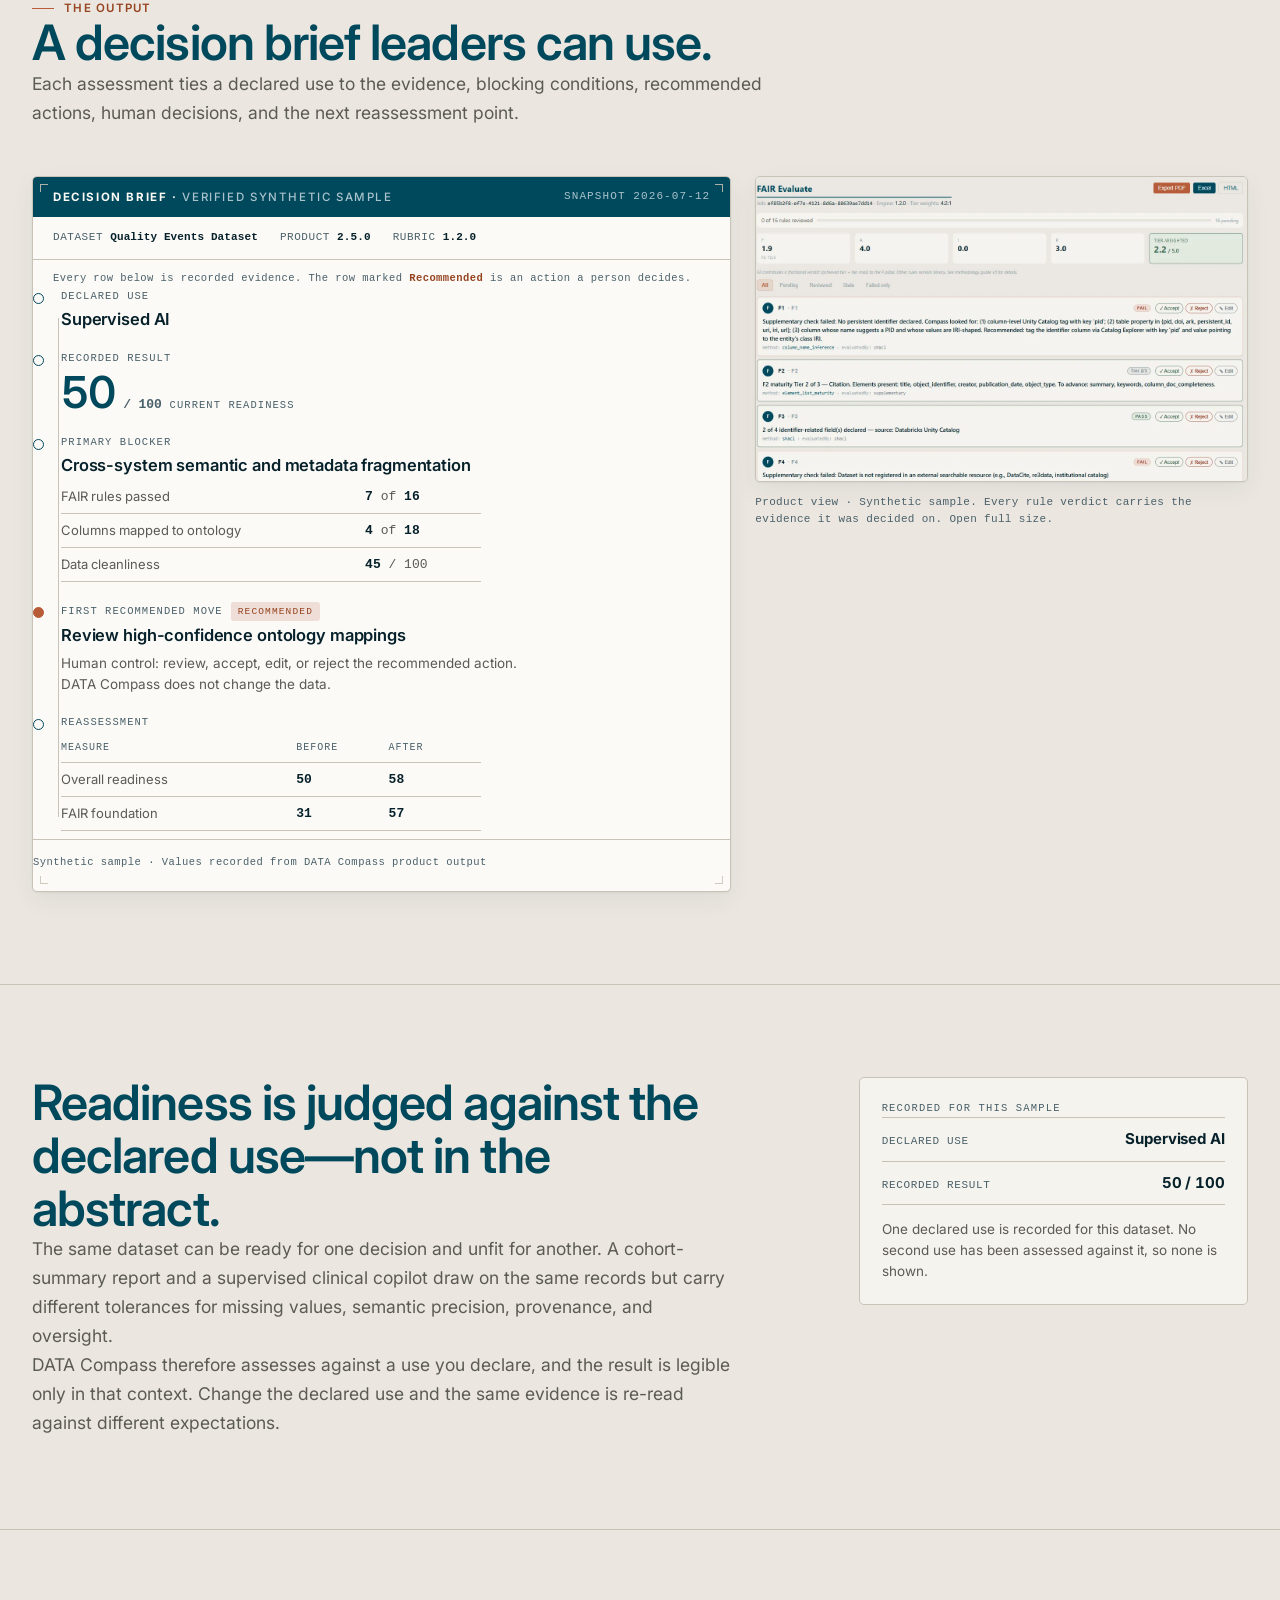
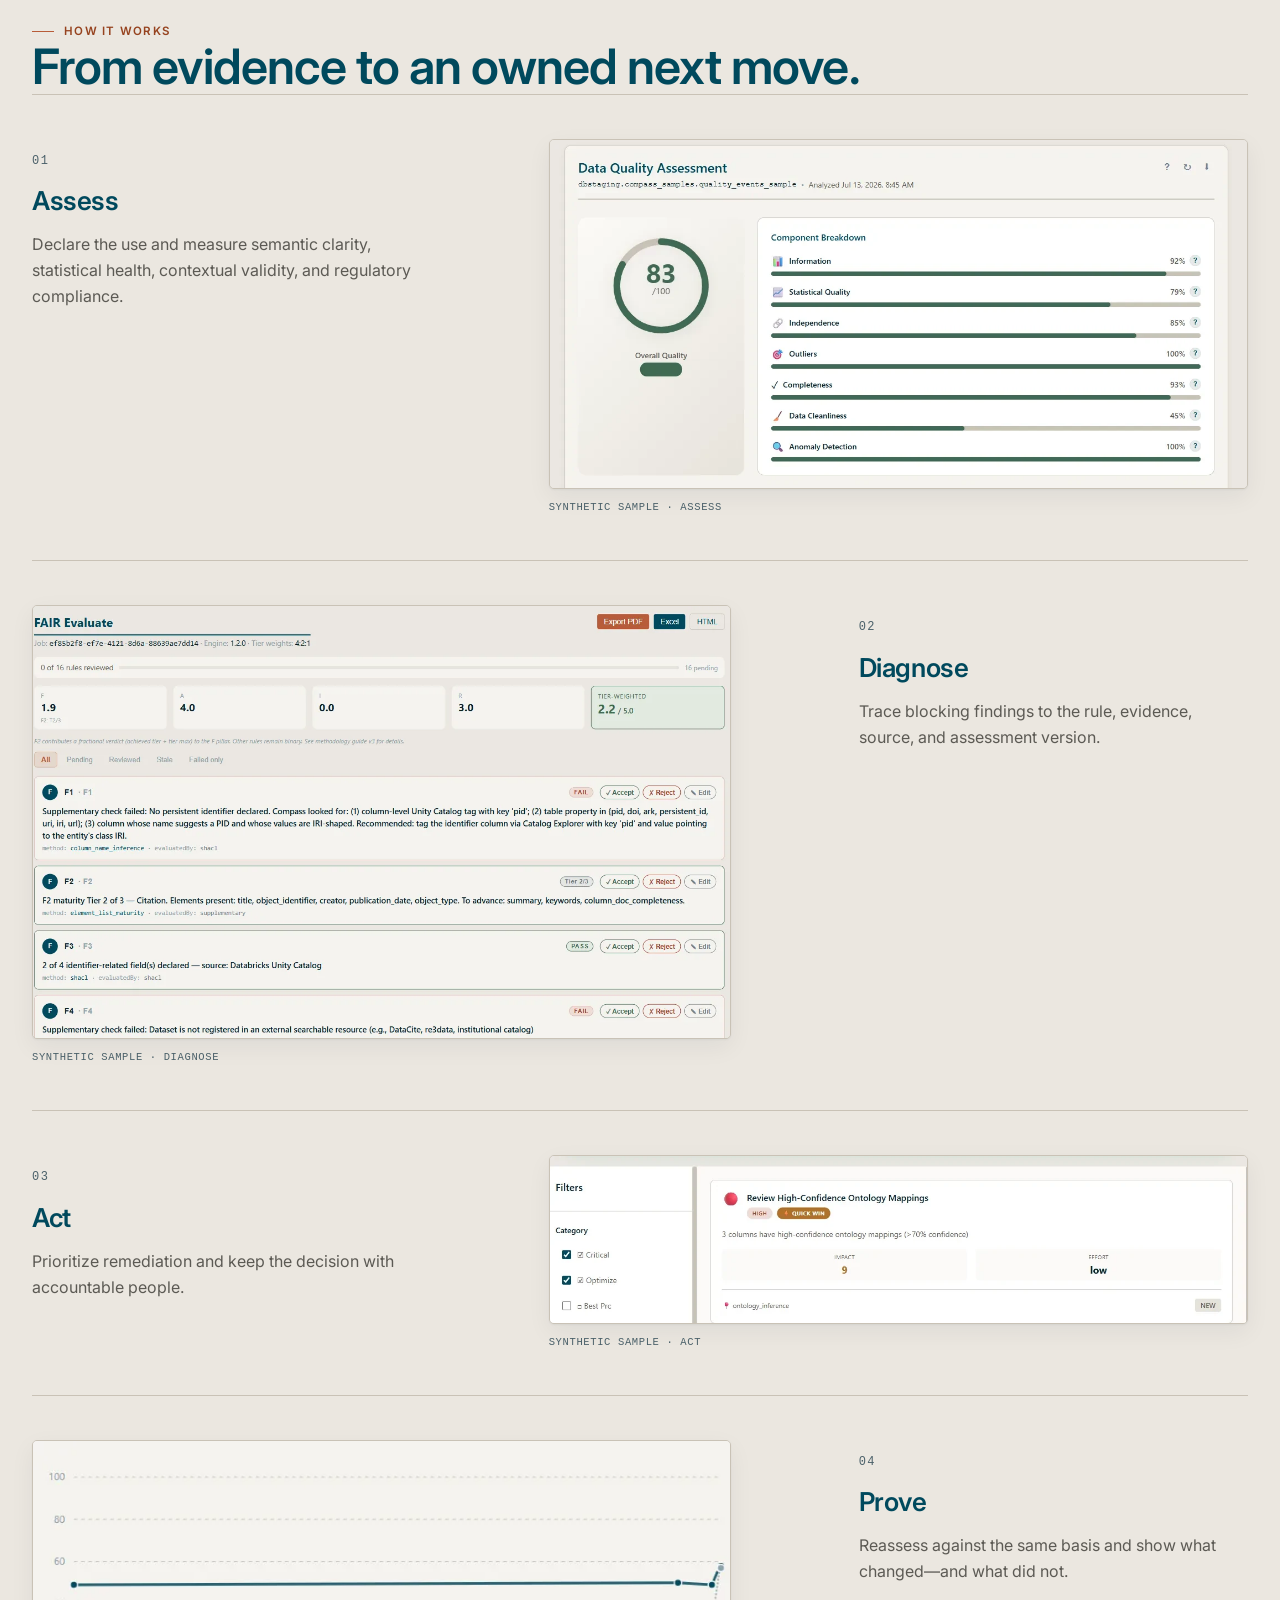
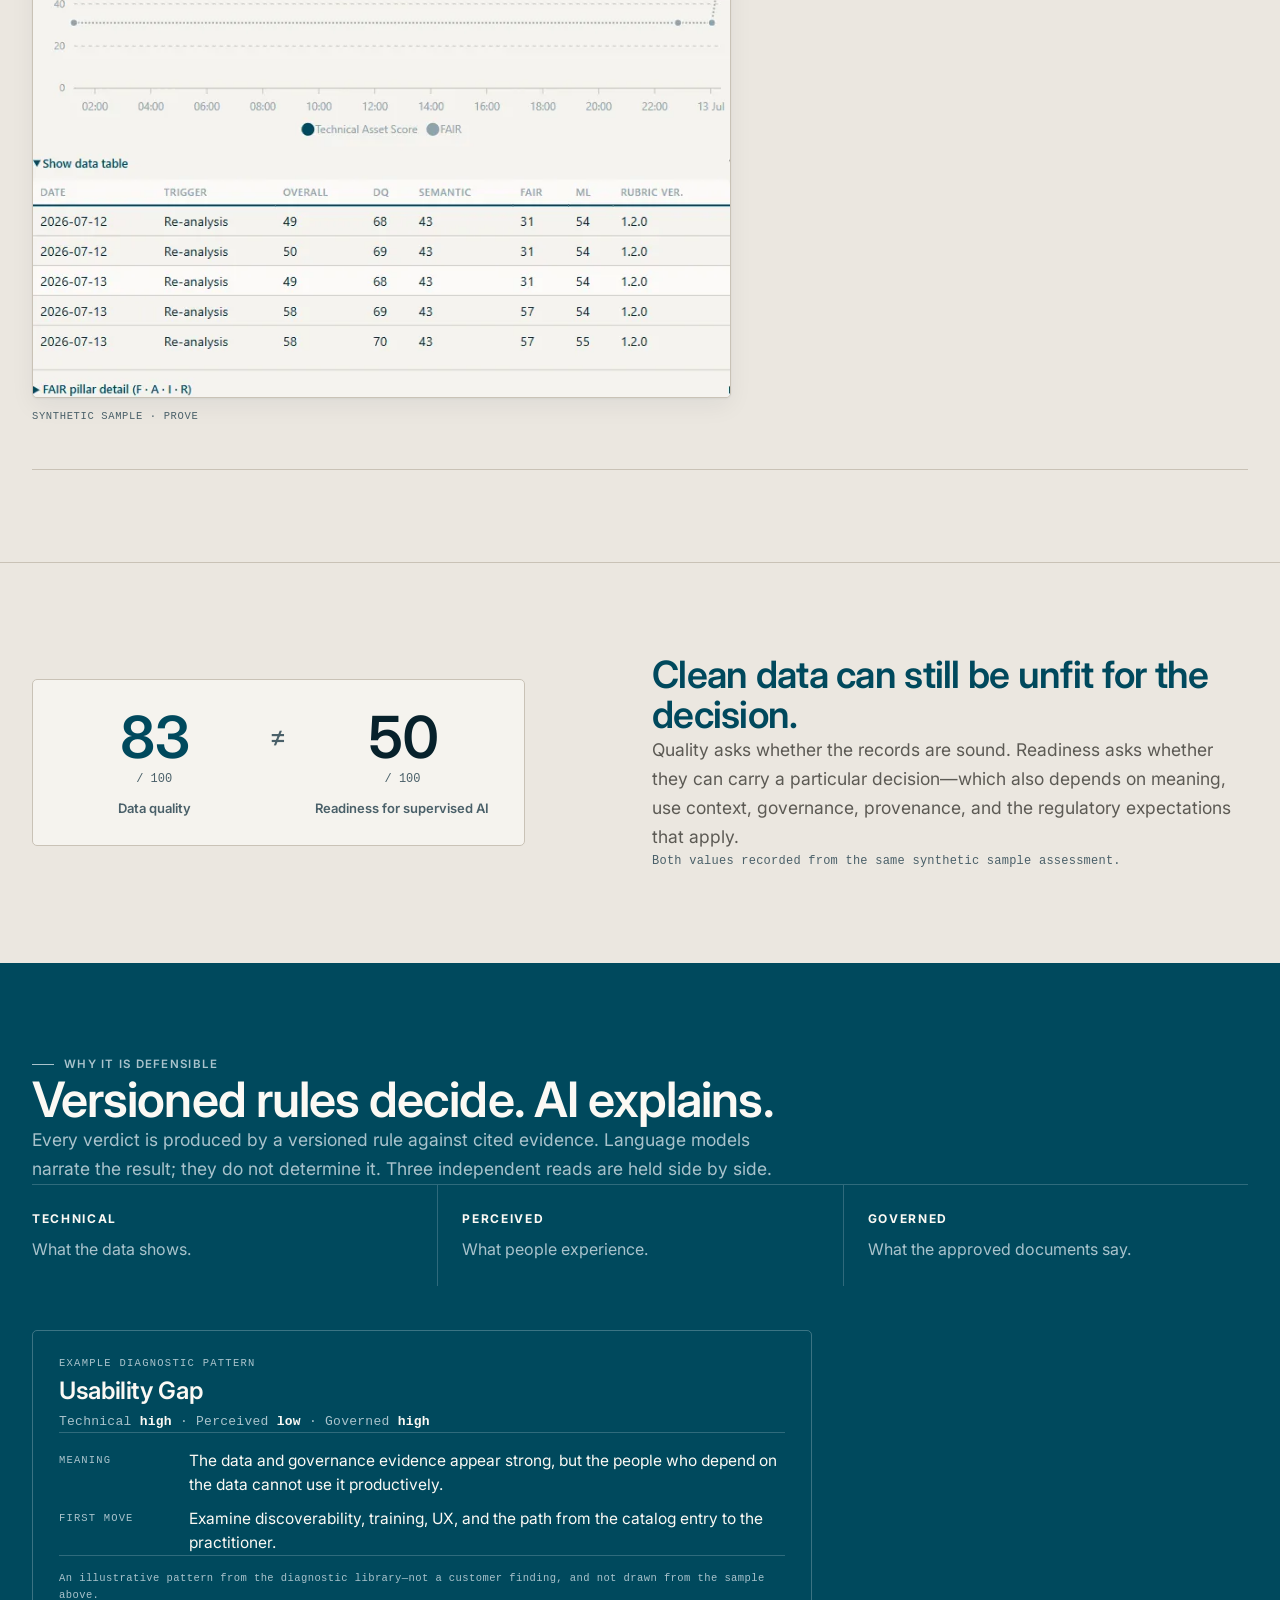
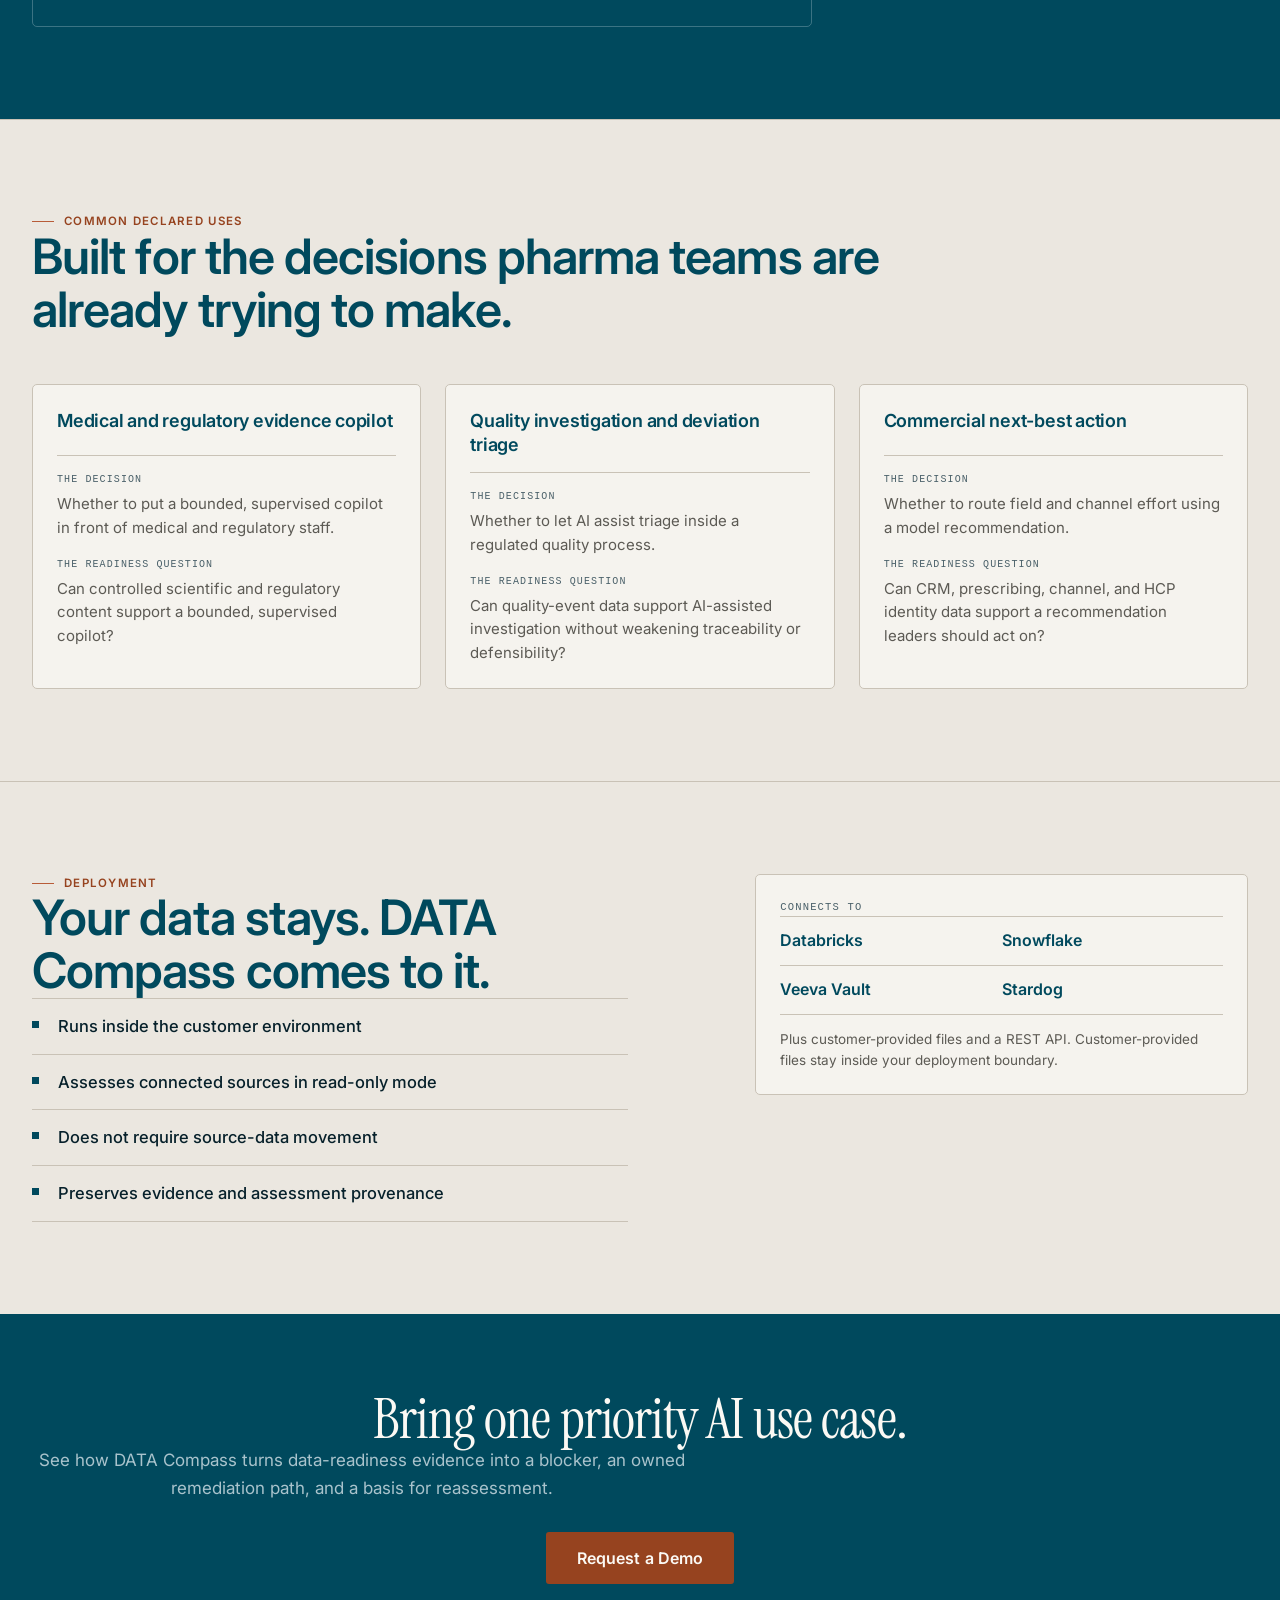
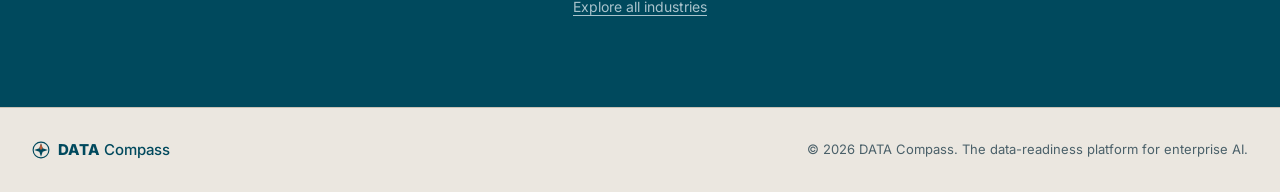
<file: new/index.html>
<!DOCTYPE html>
<html lang="en">
<head>
  <meta charset="UTF-8">
  <meta name="viewport" content="width=device-width, initial-scale=1.0">
  <title>DATA Compass · Know which AI use cases your data can support</title>
  <meta name="robots" content="noindex,nofollow">
  <link rel="canonical" href="https://compassfordata.com/new/">
  <meta name="description" content="DATA Compass helps pharmaceutical data and AI leaders determine whether data can support a declared AI use case, trace the blockers to evidence, and prioritize remediation without moving source data.">
  <meta name="theme-color" content="#00495D">
  <meta property="og:type" content="website">
  <meta property="og:url" content="https://compassfordata.com/new/">
  <meta property="og:title" content="DATA Compass · Know which AI use cases your data can support">
  <meta property="og:description" content="DATA Compass helps pharmaceutical data and AI leaders determine whether data can support a declared AI use case, trace the blockers to evidence, and prioritize remediation without moving source data.">
  <meta property="og:image" content="https://compassfordata.com/img/og-platform.png">
  <meta property="og:image:width" content="1200">
  <meta property="og:image:height" content="630">
  <meta name="twitter:card" content="summary_large_image">
  <meta name="twitter:title" content="DATA Compass · Know which AI use cases your data can support">
  <meta name="twitter:description" content="Determine whether data can support a declared AI use case, trace the blockers to evidence, and prioritize remediation without moving source data.">
  <meta name="twitter:image" content="https://compassfordata.com/img/og-platform.png">
  <link rel="icon" href="data:image/svg+xml,<svg xmlns='http://www.w3.org/2000/svg' viewBox='0 0 32 32'><circle cx='16' cy='16' r='13.5' fill='none' stroke='%2300495D' stroke-width='2.5'/><path d='M16 4 L19 13 L28 16 L19 19 L16 28 L13 19 L4 16 L13 13 Z' fill='%2300495D'/><path d='M16 4 L19 13 L16 16 L13 13 Z' fill='%23B85C38'/></svg>">
  <link rel="preconnect" href="https://fonts.googleapis.com">
  <link rel="preconnect" href="https://fonts.gstatic.com" crossorigin>
  <link href="https://fonts.googleapis.com/css2?family=Instrument+Serif:ital@0;1&family=Inter:wght@400;500;600;700;800&display=swap" rel="stylesheet">
  <link rel="stylesheet" href="/new/new.css">
</head>
<body class="new-page">

<a class="nb-skip" href="#main">Skip to content</a>

<!-- ============================== navigation ============================== -->
<nav class="nb-nav" id="nbNav" aria-label="Main">
  <div class="nb-nav__inner">
    <a href="/" class="nb-nav__brand" aria-label="DATA Compass — explore all industries">
      <svg width="21" height="21" viewBox="0 0 32 32" aria-hidden="true" focusable="false"><circle cx="16" cy="16" r="14" fill="none" stroke="#00495D" stroke-width="2"/><path d="M16 4 L19 13 L28 16 L19 19 L16 28 L13 19 L4 16 L13 13 Z" fill="#00495D"/><path d="M16 4 L19 13 L16 16 L13 13 Z" fill="#B85C38"/></svg>
      <span><b>DATA</b> Compass</span>
    </a>
    <div class="nb-nav__links">
      <a href="#the-decision">The Decision</a>
      <a href="#how-it-works">How It Works</a>
      <a href="#defensible">Why It Is Defensible</a>
      <a href="#applications">Pharma Applications</a>
      <a href="#deployment">Deployment</a>
      <button type="button" class="nb-nav__cta" data-nb-demo>Request a Demo</button>
    </div>
    <button class="nb-burger" id="nbBurger" aria-label="Open menu" aria-expanded="false" aria-controls="nbMobile">
      <span aria-hidden="true"></span><span aria-hidden="true"></span><span aria-hidden="true"></span>
    </button>
  </div>
</nav>

<div class="nb-mobile" id="nbMobile" role="dialog" aria-modal="true" aria-label="Site menu" hidden>
  <button class="nb-mobile__x" id="nbMobileClose" aria-label="Close menu">&times;</button>
  <a href="#the-decision">The Decision</a>
  <a href="#how-it-works">How It Works</a>
  <a href="#defensible">Why It Is Defensible</a>
  <a href="#applications">Pharma Applications</a>
  <a href="#deployment">Deployment</a>
  <button type="button" class="nb-btn nb-btn--accent" data-nb-demo>Request a Demo</button>
</div>

<main id="main" tabindex="-1">

<!-- ================================= hero ================================= -->
<header class="nb-hero">
  <div class="nb-wrap nb-hero__grid">

    <div class="nb-hero__copy">
      <p class="nb-hero__qual">Built for pharmaceutical data and AI leaders</p>
      <p class="nb-hero__cat">The data-readiness platform for enterprise AI</p>
      <h1 class="nb-hero__h1">Know which AI use cases your data can support.</h1>
      <p class="nb-hero__sub">DATA Compass evaluates the data behind a declared use case and returns a defensible result, the evidence-backed blockers, an owned remediation path, and a basis for reassessment&mdash;without moving connected source data.</p>
      <p class="nb-hero__proof">AI readiness, measured&mdash;not asserted.</p>
      <div class="nb-hero__ctas">
        <button type="button" class="nb-btn nb-btn--accent" data-nb-demo>Request a Demo</button>
        <a class="nb-btn nb-btn--quiet" href="#decision-brief">View a Sample Decision Brief</a>
      </div>
      <p class="nb-hero__assure">Read-only assessment &middot; Runs inside your environment &middot; Connected source data is not moved</p>
    </div>

    <!-- ------------------ signature artifact: the decision brief ------------------ -->
    <article class="nb-brief nb-brief--hero" id="nbHeroBrief" aria-labelledby="nbHeroBriefT">
      <span class="nb-brief__regs" aria-hidden="true"></span>
      <div class="nb-brief__head">
        <h2 class="nb-brief__label" id="nbHeroBriefT">Decision Brief <span aria-hidden="true">·</span> <span class="nb-brief__label-2">Verified Synthetic Sample</span></h2>
        <span class="nb-brief__coord" aria-hidden="true">SNAPSHOT 2026&#8209;07&#8209;12</span>
      </div>
      <p class="nb-brief__meta">
        <span>Dataset <b data-facts="dataset.name">Quality Events Dataset</b></span>
        <span>Product <b data-facts="assessment.product_version">2.5.0</b></span>
        <span>Rubric <b data-facts="assessment.scoring_rubric_version">1.2.0</b></span>
      </p>

      <ol class="nb-spine">
        <li class="nb-spine__n" data-nb-stage="1">
          <span class="nb-spine__dot" aria-hidden="true"></span>
          <span class="nb-spine__k">Declared use</span>
          <span class="nb-spine__v">Supervised AI</span>
        </li>
        <li class="nb-spine__n" data-nb-stage="2">
          <span class="nb-spine__dot" aria-hidden="true"></span>
          <span class="nb-spine__k">Recorded result</span>
          <span class="nb-spine__v nb-spine__v--score"><b class="nb-score" data-facts="assessment.score">50</b><span class="nb-score__d">/ 100</span><span class="nb-score__c">current readiness</span></span>
          <ul class="nb-ev">
            <li><b data-facts="capture_baseline.fair_passed">7</b> of <b data-facts="capture_baseline.fair_total">16</b> FAIR rules passed</li>
            <li><b data-facts="product_findings_baseline.ontology_inference.mapped_columns">4</b> of <b data-facts="product_findings_baseline.ontology_inference.total_columns">18</b> columns mapped</li>
            <li>Data cleanliness <b data-facts="capture_baseline.dq_cleanliness_pct">45</b> / 100</li>
          </ul>
        </li>
        <li class="nb-spine__n" data-nb-stage="3">
          <span class="nb-spine__dot" aria-hidden="true"></span>
          <span class="nb-spine__k">Primary blocker</span>
          <span class="nb-spine__v">Cross-system semantic and metadata fragmentation</span>
        </li>
        <li class="nb-spine__n nb-spine__n--act" data-nb-stage="4">
          <span class="nb-spine__dot" aria-hidden="true"></span>
          <span class="nb-spine__k">First recommended move <span class="nb-tag nb-tag--act">Recommended</span></span>
          <span class="nb-spine__v">Review high-confidence ontology mappings</span>
          <span class="nb-spine__note">Human control: review, accept, edit, or reject the recommended action.</span>
        </li>
        <li class="nb-spine__n" data-nb-stage="5">
          <span class="nb-spine__dot" aria-hidden="true"></span>
          <span class="nb-spine__k">Reassessment</span>
          <span class="nb-spine__v nb-spine__v--delta">
            <span>Overall readiness <b data-facts="checkpoints[0].score">50</b> <span aria-hidden="true">&rarr;</span><span class="nb-sr">to</span> <b data-facts="checkpoints[3].score">58</b></span>
            <span>FAIR foundation <b data-facts="checkpoints[0].components.fair">31</b> <span aria-hidden="true">&rarr;</span><span class="nb-sr">to</span> <b data-facts="checkpoints[3].components.fair">57</b></span>
          </span>
        </li>
      </ol>

      <p class="nb-brief__foot">Synthetic sample &middot; Values recorded from DATA Compass product output</p>
    </article>

  </div>
</header>

<!-- ============================== proof rail ============================== -->
<section class="nb-rail" aria-label="What DATA Compass returns">
  <div class="nb-wrap nb-rail__grid">
    <p>Use-specific assessment</p>
    <p>Versioned rules and cited evidence</p>
    <p>Human-reviewed remediation</p>
    <p>Read-only, in your environment</p>
  </div>
</section>

<!-- =========================== the executive problem =========================== -->
<section class="nb-sec" id="the-decision" aria-labelledby="nbDecH">
  <div class="nb-wrap">
    <p class="nb-eyebrow">The Decision</p>
    <h2 class="nb-h2" id="nbDecH">Turn a data-quality debate into an owned next move.</h2>
    <p class="nb-lead">A general data-quality score does not answer whether data is fit for a particular AI-assisted decision. Fitness depends on the decision being made&mdash;so one score leaves three teams reading it three different ways.</p>
    <ol class="nb-cons">
      <li>
        <span class="nb-cons__n" aria-hidden="true">01</span>
        <h3>Advance too early</h3>
        <p>An AI workflow reaches users before its data limitations are understood or defensible.</p>
      </li>
      <li>
        <span class="nb-cons__n" aria-hidden="true">02</span>
        <h3>Fix everything</h3>
        <p>Scarce data teams remediate broadly without knowing which changes affect the declared use.</p>
      </li>
      <li>
        <span class="nb-cons__n" aria-hidden="true">03</span>
        <h3>Keep debating</h3>
        <p>The pilot stalls because business, data, governance, and Quality teams lack one evidence base.</p>
      </li>
    </ol>
    <p class="nb-close">DATA Compass gives those teams a shared basis to advance, remediate, or defer.</p>
  </div>
</section>

<!-- ========================= sample decision brief ========================= -->
<section class="nb-sec nb-sec--alt" id="decision-brief" aria-labelledby="nbOutH">
  <div class="nb-wrap">
    <p class="nb-eyebrow">The Output</p>
    <h2 class="nb-h2" id="nbOutH">A decision brief leaders can use.</h2>
    <p class="nb-lead">Each assessment ties a declared use to the evidence, blocking conditions, recommended actions, human decisions, and the next reassessment point.</p>

    <div class="nb-out">
      <article class="nb-brief nb-brief--full" aria-labelledby="nbFullBriefT">
        <span class="nb-brief__regs" aria-hidden="true"></span>
        <div class="nb-brief__head">
          <h3 class="nb-brief__label" id="nbFullBriefT">Decision Brief <span aria-hidden="true">·</span> <span class="nb-brief__label-2">Verified Synthetic Sample</span></h3>
          <span class="nb-brief__coord" aria-hidden="true">SNAPSHOT 2026&#8209;07&#8209;12</span>
        </div>
        <p class="nb-brief__meta">
          <span>Dataset <b data-facts="dataset.name">Quality Events Dataset</b></span>
          <span>Product <b data-facts="assessment.product_version">2.5.0</b></span>
          <span>Rubric <b data-facts="assessment.scoring_rubric_version">1.2.0</b></span>
        </p>
        <p class="nb-brief__legend">Every row below is recorded evidence. The row marked <b>Recommended</b> is an action a person decides.</p>

        <ol class="nb-spine nb-spine--full">
          <li class="nb-spine__n">
            <span class="nb-spine__dot" aria-hidden="true"></span>
            <span class="nb-spine__k">Declared use</span>
            <span class="nb-spine__v">Supervised AI</span>
          </li>
          <li class="nb-spine__n">
            <span class="nb-spine__dot" aria-hidden="true"></span>
            <span class="nb-spine__k">Recorded result</span>
            <span class="nb-spine__v nb-spine__v--score"><b class="nb-score" data-facts="assessment.score">50</b><span class="nb-score__d">/ 100</span><span class="nb-score__c">current readiness</span></span>
          </li>
          <li class="nb-spine__n">
            <span class="nb-spine__dot" aria-hidden="true"></span>
            <span class="nb-spine__k">Primary blocker</span>
            <span class="nb-spine__v">Cross-system semantic and metadata fragmentation</span>
            <table class="nb-trace">
              <caption class="nb-sr">Evidence recorded for the primary blocker</caption>
              <tbody>
                <tr><th scope="row">FAIR rules passed</th><td><b data-facts="capture_baseline.fair_passed">7</b> of <b data-facts="capture_baseline.fair_total">16</b></td></tr>
                <tr><th scope="row">Columns mapped to ontology</th><td><b data-facts="product_findings_baseline.ontology_inference.mapped_columns">4</b> of <b data-facts="product_findings_baseline.ontology_inference.total_columns">18</b></td></tr>
                <tr><th scope="row">Data cleanliness</th><td><b data-facts="capture_baseline.dq_cleanliness_pct">45</b> / 100</td></tr>
              </tbody>
            </table>
          </li>
          <li class="nb-spine__n nb-spine__n--act">
            <span class="nb-spine__dot" aria-hidden="true"></span>
            <span class="nb-spine__k">First recommended move <span class="nb-tag nb-tag--act">Recommended</span></span>
            <span class="nb-spine__v">Review high-confidence ontology mappings</span>
            <span class="nb-spine__note">Human control: review, accept, edit, or reject the recommended action. DATA Compass does not change the data.</span>
          </li>
          <li class="nb-spine__n">
            <span class="nb-spine__dot" aria-hidden="true"></span>
            <span class="nb-spine__k">Reassessment</span>
            <table class="nb-trace nb-trace--delta">
              <caption class="nb-sr">Measured change on reassessment</caption>
              <thead><tr><th scope="col">Measure</th><th scope="col">Before</th><th scope="col">After</th></tr></thead>
              <tbody>
                <tr><th scope="row">Overall readiness</th><td><b data-facts="checkpoints[0].score">50</b></td><td><b data-facts="checkpoints[3].score">58</b></td></tr>
                <tr><th scope="row">FAIR foundation</th><td><b data-facts="checkpoints[0].components.fair">31</b></td><td><b data-facts="checkpoints[3].components.fair">57</b></td></tr>
              </tbody>
            </table>
          </li>
        </ol>

        <p class="nb-brief__foot">Synthetic sample &middot; Values recorded from DATA Compass product output</p>
      </article>

      <figure class="nb-shot">
        <a href="/img/scene2-diagnose.webp" target="_blank" rel="noopener" aria-label="Open the full-size FAIR Evaluate screenshot">
          <img src="/img/scene2-diagnose.webp" width="1260" height="780" loading="lazy" decoding="async"
               alt="DATA Compass FAIR Evaluate view for the sample dataset: rule-by-rule verdicts with the interoperability pillar at zero, each verdict showing its supporting evidence and review controls.">
        </a>
        <figcaption>Product view &middot; Synthetic sample. Every rule verdict carries the evidence it was decided on. Open full size.</figcaption>
      </figure>
    </div>
  </div>
</section>

<!-- ========================== use-specific readiness ========================== -->
<section class="nb-sec" aria-labelledby="nbUseH">
  <div class="nb-wrap nb-use">
    <div>
      <h2 class="nb-h2" id="nbUseH">Readiness is judged against the declared use&mdash;not in the abstract.</h2>
      <p class="nb-lead">The same dataset can be ready for one decision and unfit for another. A cohort-summary report and a supervised clinical copilot draw on the same records but carry different tolerances for missing values, semantic precision, provenance, and oversight.</p>
      <p class="nb-lead">DATA Compass therefore assesses against a use you declare, and the result is legible only in that context. Change the declared use and the same evidence is re-read against different expectations.</p>
    </div>
    <aside class="nb-anchor" aria-label="What this sample records">
      <p class="nb-anchor__k">Recorded for this sample</p>
      <p class="nb-anchor__use">Declared use <b>Supervised AI</b></p>
      <p class="nb-anchor__use">Recorded result <b><span data-facts="assessment.score">50</span> / 100</b></p>
      <p class="nb-anchor__note">One declared use is recorded for this dataset. No second use has been assessed against it, so none is shown.</p>
    </aside>
  </div>
</section>

<!-- =============================== how it works =============================== -->
<section class="nb-sec nb-sec--alt" id="how-it-works" aria-labelledby="nbHowH">
  <div class="nb-wrap">
    <p class="nb-eyebrow">How It Works</p>
    <h2 class="nb-h2" id="nbHowH">From evidence to an owned next move.</h2>

    <ol class="nb-stages">
      <li class="nb-stage">
        <div class="nb-stage__t">
          <span class="nb-stage__n" aria-hidden="true">01</span>
          <h3>Assess</h3>
          <p>Declare the use and measure semantic clarity, statistical health, contextual validity, and regulatory compliance.</p>
        </div>
        <figure class="nb-stage__f">
          <img src="/new/scene1-assess-cropped.webp" width="1260" height="630" loading="lazy" decoding="async"
               alt="DATA Compass data-quality assessment for the sample dataset: an overall score beside a seven-component breakdown, with data cleanliness at 45 percent as the weak component.">
          <figcaption>Synthetic sample &middot; Assess</figcaption>
        </figure>
      </li>
      <li class="nb-stage">
        <div class="nb-stage__t">
          <span class="nb-stage__n" aria-hidden="true">02</span>
          <h3>Diagnose</h3>
          <p>Trace blocking findings to the rule, evidence, source, and assessment version.</p>
        </div>
        <figure class="nb-stage__f">
          <img src="/img/scene2-diagnose.webp" width="1260" height="780" loading="lazy" decoding="async"
               alt="DATA Compass rule-by-rule FAIR verdicts for the sample dataset, each finding linked to the evidence behind it.">
          <figcaption>Synthetic sample &middot; Diagnose</figcaption>
        </figure>
      </li>
      <li class="nb-stage">
        <div class="nb-stage__t">
          <span class="nb-stage__n" aria-hidden="true">03</span>
          <h3>Act</h3>
          <p>Prioritize remediation and keep the decision with accountable people.</p>
        </div>
        <figure class="nb-stage__f">
          <img src="/new/scene3-act-cropped.webp" width="1260" height="301" loading="lazy" decoding="async"
               alt="A DATA Compass recommendation card for the sample dataset — review high-confidence ontology mappings — carrying its impact and effort ratings for prioritization.">
          <figcaption>Synthetic sample &middot; Act</figcaption>
        </figure>
      </li>
      <li class="nb-stage">
        <div class="nb-stage__t">
          <span class="nb-stage__n" aria-hidden="true">04</span>
          <h3>Prove</h3>
          <p>Reassess against the same basis and show what changed&mdash;and what did not.</p>
        </div>
        <figure class="nb-stage__f nb-stage__f--narrow">
          <img src="/img/scene4-prove.webp" width="766" height="611" loading="lazy" decoding="async"
               alt="DATA Compass readiness trajectory for the sample dataset, plotting the overall and FAIR scores across successive remediation readings with the underlying data table.">
          <figcaption>Synthetic sample &middot; Prove</figcaption>
        </figure>
      </li>
    </ol>
  </div>
</section>

<!-- ====================== data quality is not readiness ====================== -->
<section class="nb-sec" aria-labelledby="nbGapH">
  <div class="nb-wrap nb-gap">
    <div class="nb-gap__fig" role="group" aria-label="Recorded contrast for the sample dataset">
      <p class="nb-gap__side">
        <b class="nb-gap__n" data-facts="capture_baseline.dq_overall">83</b><span class="nb-gap__d">/ 100</span>
        <span class="nb-gap__l">Data quality</span>
      </p>
      <p class="nb-gap__op"><span aria-hidden="true">&ne;</span><span class="nb-sr">is not the same as</span></p>
      <p class="nb-gap__side nb-gap__side--b">
        <b class="nb-gap__n" data-facts="assessment.score">50</b><span class="nb-gap__d">/ 100</span>
        <span class="nb-gap__l">Readiness for supervised AI</span>
      </p>
    </div>
    <div>
      <h2 class="nb-h2 nb-h2--sm" id="nbGapH">Clean data can still be unfit for the decision.</h2>
      <p class="nb-lead">Quality asks whether the records are sound. Readiness asks whether they can carry a particular decision&mdash;which also depends on meaning, use context, governance, provenance, and the regulatory expectations that apply.</p>
      <p class="nb-note">Both values recorded from the same synthetic sample assessment.</p>
    </div>
  </div>
</section>

<!-- =============================== defensibility =============================== -->
<section class="nb-teal" id="defensible" aria-labelledby="nbDefH">
  <div class="nb-wrap">
    <p class="nb-eyebrow nb-eyebrow--rev">Why It Is Defensible</p>
    <h2 class="nb-h2 nb-h2--rev" id="nbDefH">Versioned rules decide. AI explains.</h2>
    <p class="nb-lead nb-lead--rev">Every verdict is produced by a versioned rule against cited evidence. Language models narrate the result; they do not determine it. Three independent reads are held side by side.</p>

    <ul class="nb-reads">
      <li><h3>Technical</h3><p>What the data shows.</p></li>
      <li><h3>Perceived</h3><p>What people experience.</p></li>
      <li><h3>Governed</h3><p>What the approved documents say.</p></li>
    </ul>

    <article class="nb-pat" aria-labelledby="nbPatH">
      <p class="nb-pat__tag">Example diagnostic pattern</p>
      <h3 class="nb-pat__h" id="nbPatH">Usability Gap</h3>
      <p class="nb-pat__sig">Technical <b>high</b> <span aria-hidden="true">&middot;</span> Perceived <b>low</b> <span aria-hidden="true">&middot;</span> Governed <b>high</b></p>
      <dl class="nb-pat__dl">
        <dt>Meaning</dt>
        <dd>The data and governance evidence appear strong, but the people who depend on the data cannot use it productively.</dd>
        <dt>First move</dt>
        <dd>Examine discoverability, training, UX, and the path from the catalog entry to the practitioner.</dd>
      </dl>
      <p class="nb-pat__foot">An illustrative pattern from the diagnostic library&mdash;not a customer finding, and not drawn from the sample above.</p>
    </article>
  </div>
</section>

<!-- ============================ pharma applications ============================ -->
<section class="nb-sec" id="applications" aria-labelledby="nbAppH">
  <div class="nb-wrap">
    <p class="nb-eyebrow">Common Declared Uses</p>
    <h2 class="nb-h2" id="nbAppH">Built for the decisions pharma teams are already trying to make.</h2>
    <div class="nb-apps">
      <article class="nb-app">
        <h3>Medical and regulatory evidence copilot</h3>
        <dl>
          <dt>The decision</dt><dd>Whether to put a bounded, supervised copilot in front of medical and regulatory staff.</dd>
          <dt>The readiness question</dt><dd>Can controlled scientific and regulatory content support a bounded, supervised copilot?</dd>
        </dl>
      </article>
      <article class="nb-app">
        <h3>Quality investigation and deviation triage</h3>
        <dl>
          <dt>The decision</dt><dd>Whether to let AI assist triage inside a regulated quality process.</dd>
          <dt>The readiness question</dt><dd>Can quality-event data support AI-assisted investigation without weakening traceability or defensibility?</dd>
        </dl>
      </article>
      <article class="nb-app">
        <h3>Commercial next-best action</h3>
        <dl>
          <dt>The decision</dt><dd>Whether to route field and channel effort using a model recommendation.</dd>
          <dt>The readiness question</dt><dd>Can CRM, prescribing, channel, and HCP identity data support a recommendation leaders should act on?</dd>
        </dl>
      </article>
    </div>
  </div>
</section>

<!-- ======================= deployment and integrations ======================= -->
<section class="nb-sec nb-sec--alt" id="deployment" aria-labelledby="nbDepH">
  <div class="nb-wrap nb-dep">
    <div>
      <p class="nb-eyebrow">Deployment</p>
      <h2 class="nb-h2" id="nbDepH">Your data stays. DATA Compass comes to it.</h2>
      <ul class="nb-dep__list">
        <li>Runs inside the customer environment</li>
        <li>Assesses connected sources in read-only mode</li>
        <li>Does not require source-data movement</li>
        <li>Preserves evidence and assessment provenance</li>
      </ul>
    </div>
    <div class="nb-conn">
      <p class="nb-conn__k">Connects to</p>
      <ul class="nb-conn__list">
        <li>Databricks</li>
        <li>Snowflake</li>
        <li>Veeva Vault</li>
        <li>Stardog</li>
      </ul>
      <p class="nb-conn__note">Plus customer-provided files and a REST API. Customer-provided files stay inside your deployment boundary.</p>
    </div>
  </div>
</section>

<!-- ================================ final CTA ================================ -->
<section class="nb-teal nb-teal--close" aria-labelledby="nbCtaH">
  <div class="nb-wrap nb-cta">
    <h2 class="nb-cta__h" id="nbCtaH">Bring one priority AI use case.</h2>
    <p class="nb-cta__p">See how DATA Compass turns data-readiness evidence into a blocker, an owned remediation path, and a basis for reassessment.</p>
    <button type="button" class="nb-btn nb-btn--accent nb-btn--lg" data-nb-demo>Request a Demo</button>
    <p class="nb-cta__back"><a href="/">Explore all industries</a></p>
  </div>
</section>

</main>

<footer class="nb-foot">
  <div class="nb-wrap nb-foot__inner">
    <p class="nb-foot__brand">
      <svg width="18" height="18" viewBox="0 0 32 32" aria-hidden="true" focusable="false"><circle cx="16" cy="16" r="14" fill="none" stroke="#00495D" stroke-width="2"/><path d="M16 4 L19 13 L28 16 L19 19 L16 28 L13 19 L4 16 L13 13 Z" fill="#00495D"/><path d="M16 4 L19 13 L16 16 L13 13 Z" fill="#B85C38"/></svg>
      <span><b>DATA</b> Compass</span>
    </p>
    <p class="nb-foot__c">&copy; 2026 DATA Compass. The data-readiness platform for enterprise AI.</p>
  </div>
</footer>

<!-- ============================ request a demo modal ============================ -->
<div class="nb-modal" id="nbDemoModal" aria-hidden="true">
  <div class="nb-modal__card" role="dialog" aria-modal="true" aria-labelledby="nbDemoTitle">
    <button class="nb-modal__x" id="nbDemoClose" aria-label="Close">&times;</button>
    <p class="nb-eyebrow">Request a Demo</p>
    <h2 class="nb-modal__h" id="nbDemoTitle">See DATA Compass in action.</h2>
    <p class="nb-modal__sub">Tell us a little about you and we'll set up a walkthrough.</p>
    <p class="nb-modal__note">30-minute working session &middot; No source data required &middot; We'll use an illustrative dataset</p>
    <form id="nbDemoForm" novalidate>
      <!-- spam honeypot: real users never fill this -->
      <input type="checkbox" name="botcheck" class="nb-hp" tabindex="-1" autocomplete="off" aria-hidden="true">
      <div class="nb-frow">
        <div class="nb-ffield">
          <label for="nb_first">First name *</label>
          <input id="nb_first" name="first_name" autocomplete="given-name" required aria-describedby="nbFormMsg">
        </div>
        <div class="nb-ffield">
          <label for="nb_last">Last name *</label>
          <input id="nb_last" name="last_name" autocomplete="family-name" required aria-describedby="nbFormMsg">
        </div>
      </div>
      <div class="nb-ffield">
        <label for="nb_company">Company *</label>
        <input id="nb_company" name="company" autocomplete="organization" required aria-describedby="nbFormMsg">
      </div>
      <div class="nb-ffield">
        <label for="nb_email">Work email *</label>
        <input id="nb_email" type="email" name="email" autocomplete="email" required aria-describedby="nbFormMsg">
      </div>
      <details class="nb-more">
        <summary>Anything else? (optional)</summary>
        <div class="nb-ffield"><label for="nb_phone">Phone</label><input id="nb_phone" type="tel" name="phone" autocomplete="tel"></div>
        <div class="nb-ffield"><label for="nb_notes">Notes</label><textarea id="nb_notes" name="notes" rows="3" placeholder="What would you like to see?"></textarea></div>
      </details>
      <p class="nb-form-msg" id="nbFormMsg" role="status" aria-live="polite"></p>
      <div class="nb-modal__actions">
        <button type="button" class="nb-btn nb-btn--quiet" id="nbDemoCancel">Cancel</button>
        <button type="submit" class="nb-btn nb-btn--accent" id="nbDemoSubmit">Send</button>
      </div>
    </form>
    <div class="nb-form-success" id="nbFormSuccess" role="status" tabindex="-1" hidden>
      <h3>Thanks &mdash; we'll be in touch.</h3>
      <p>Your request is on its way. We'll reach out shortly to schedule your walkthrough.</p>
    </div>
  </div>
</div>

<script src="/new/new.js" defer></script>
</body>
</html>
</file>
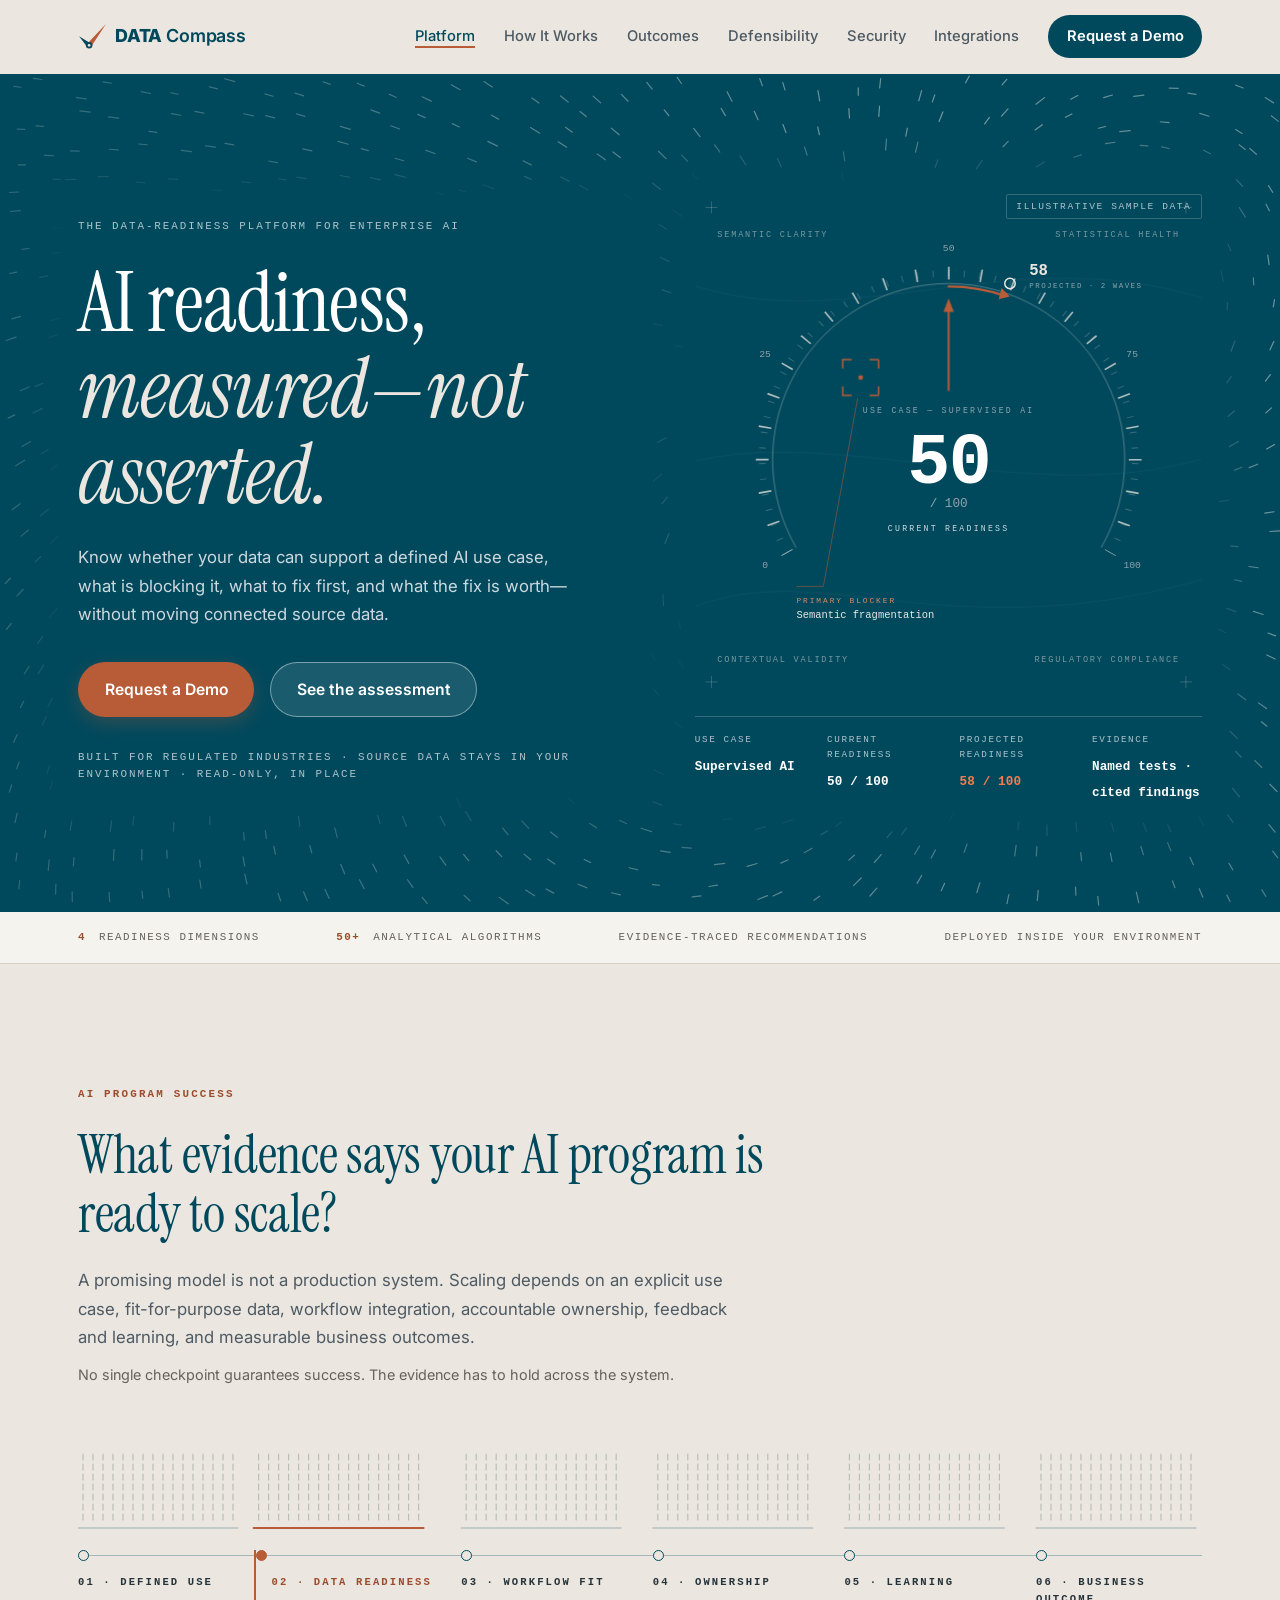
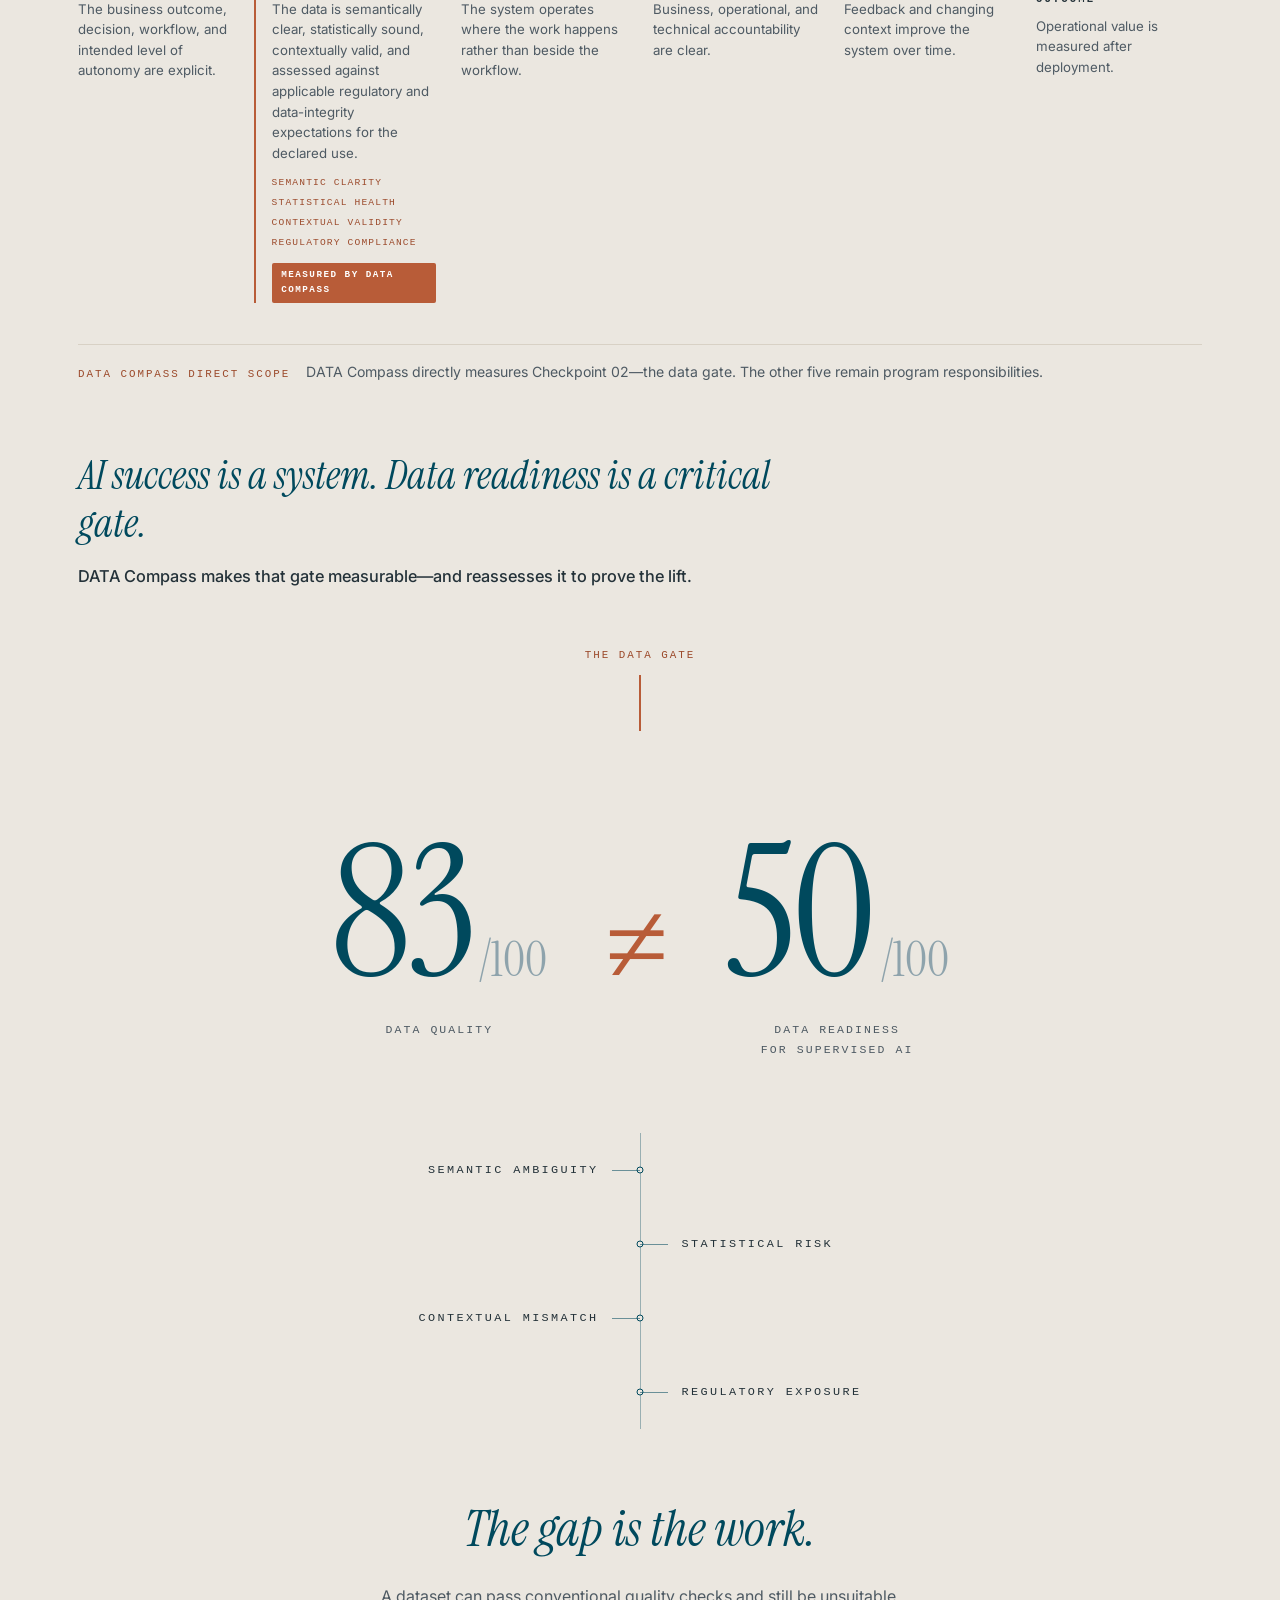
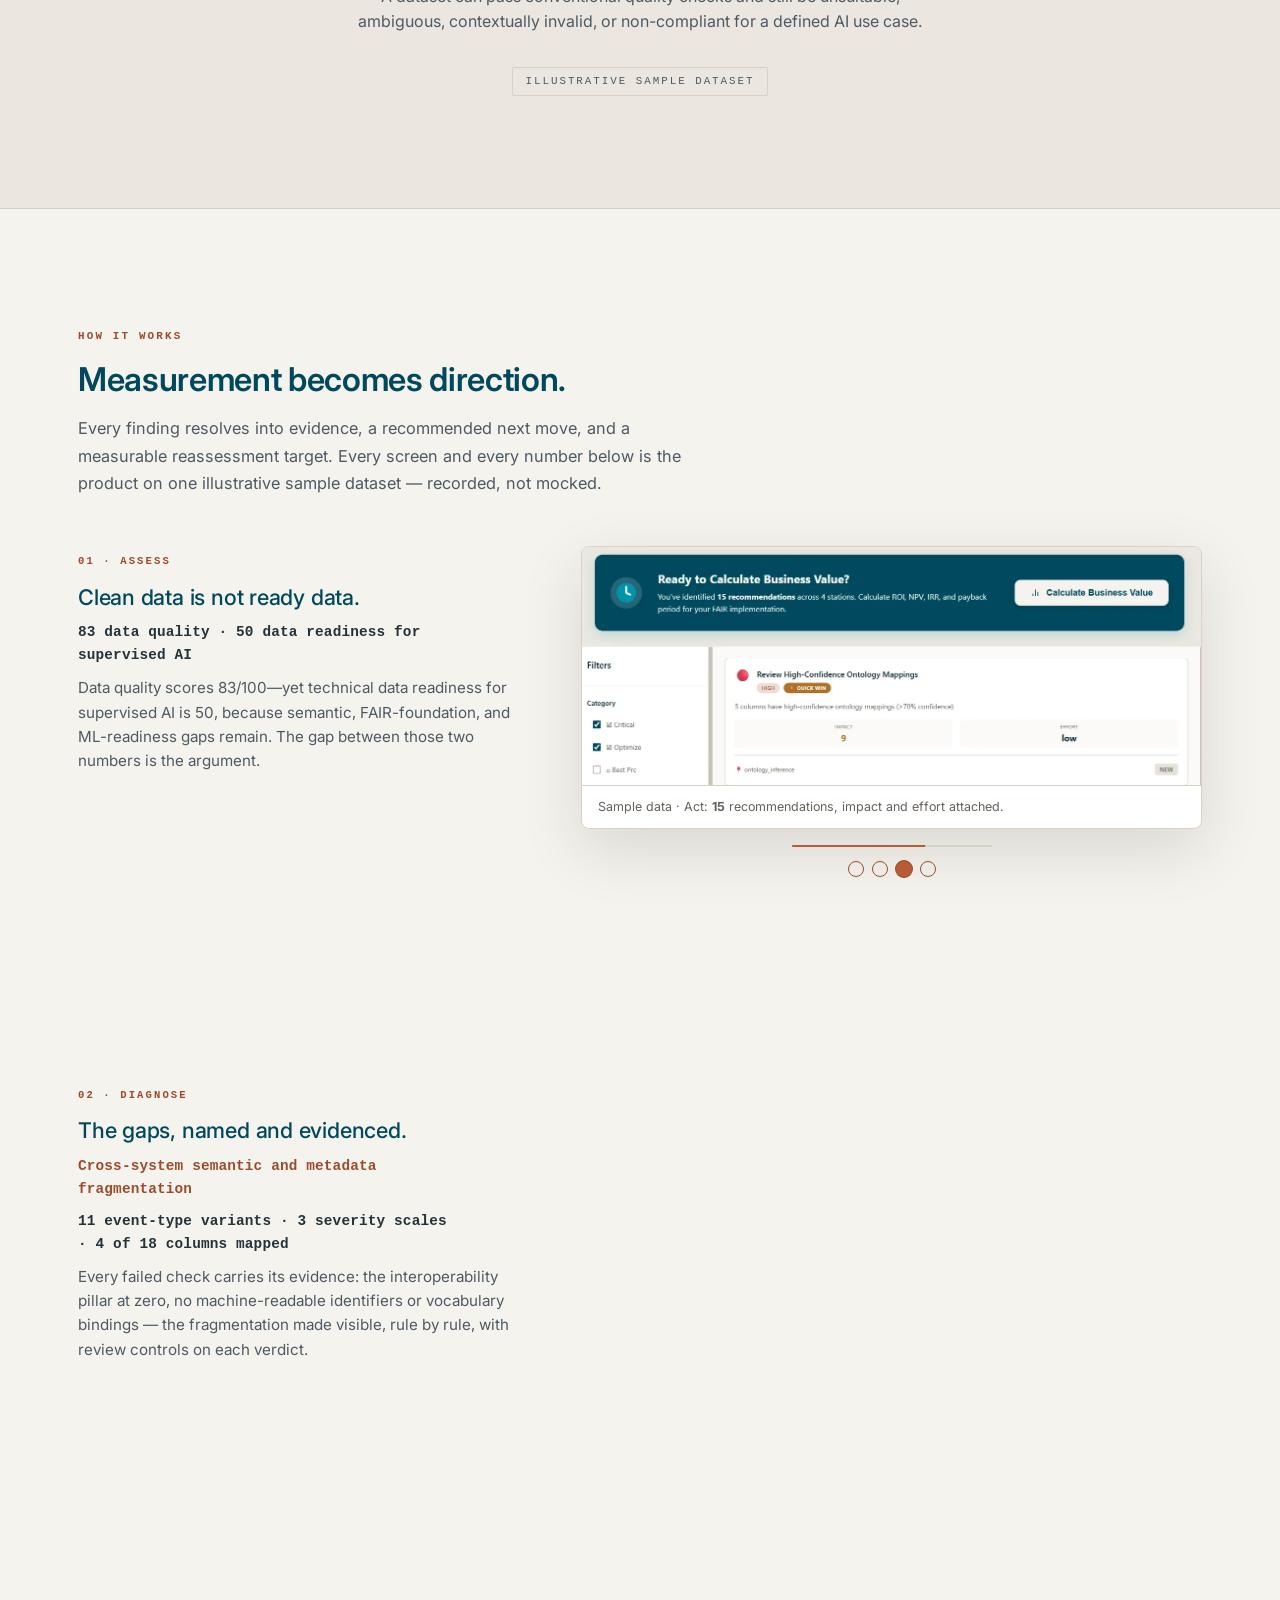
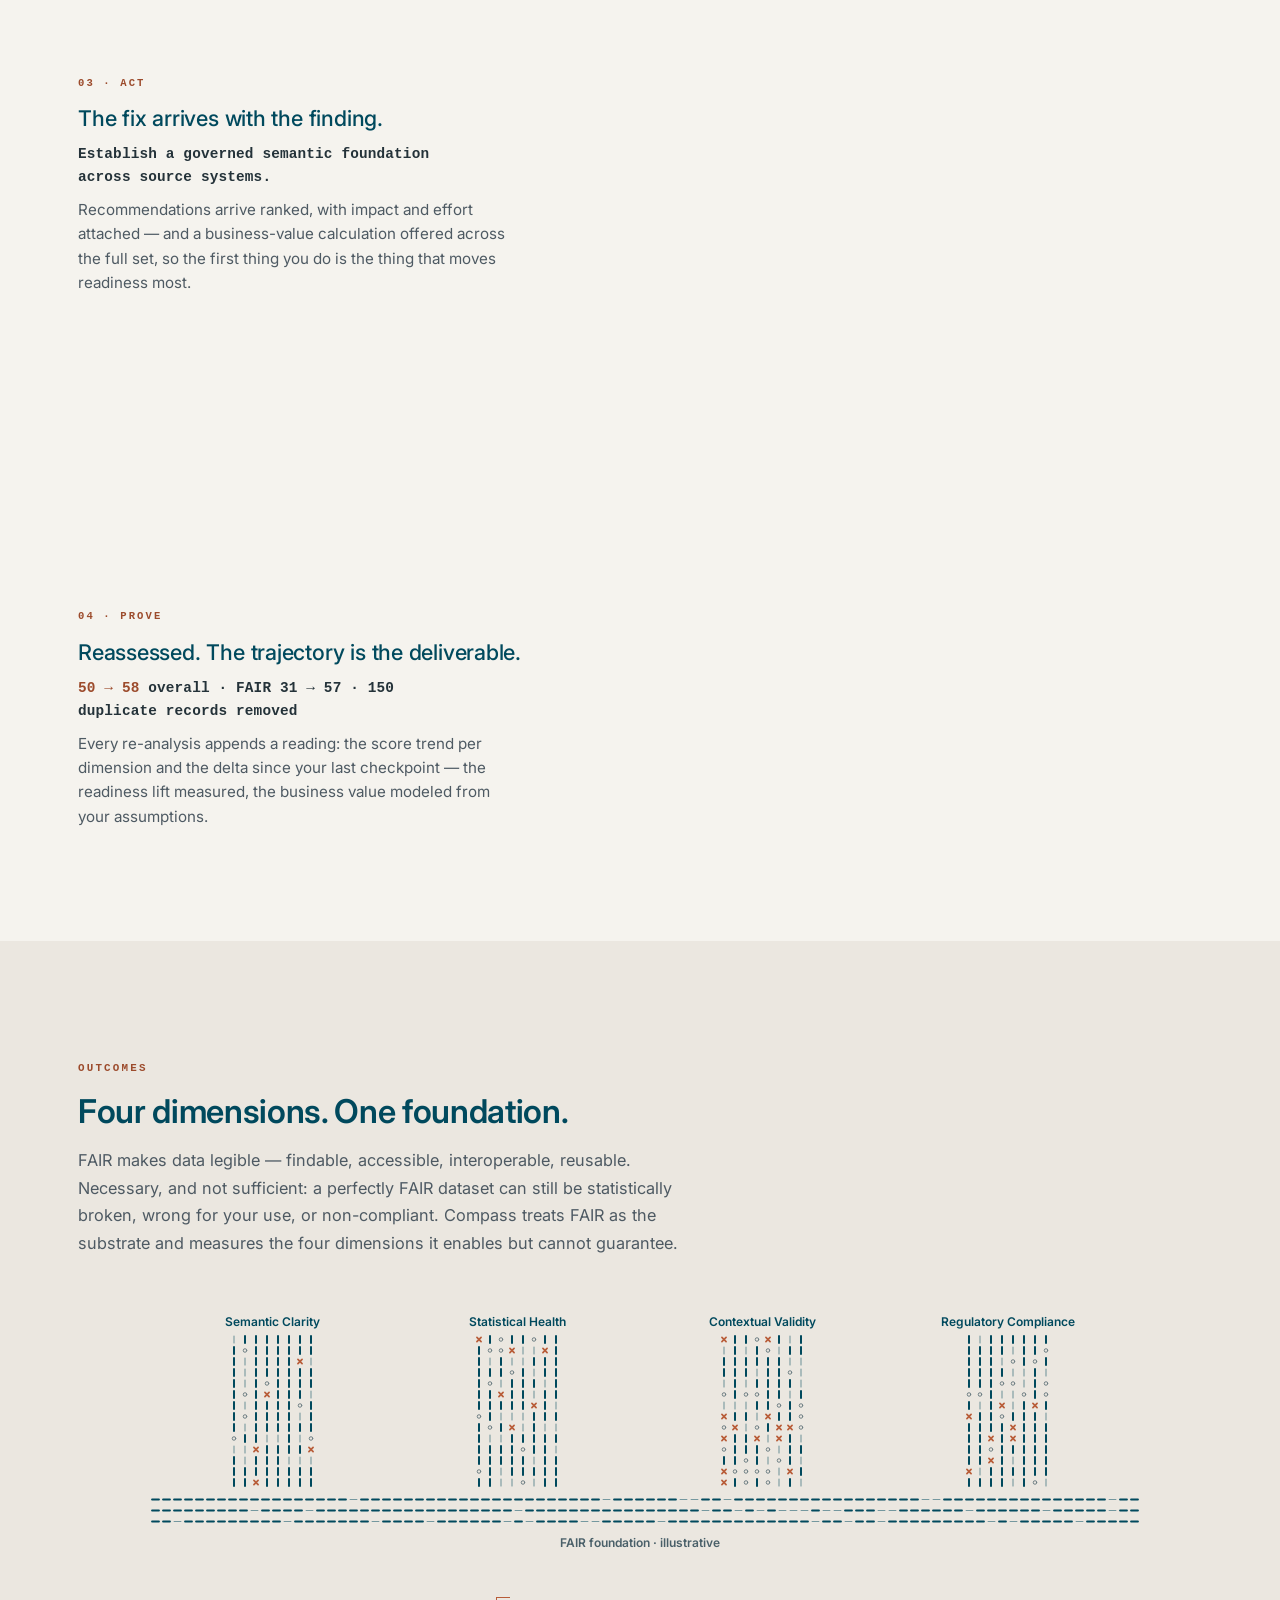
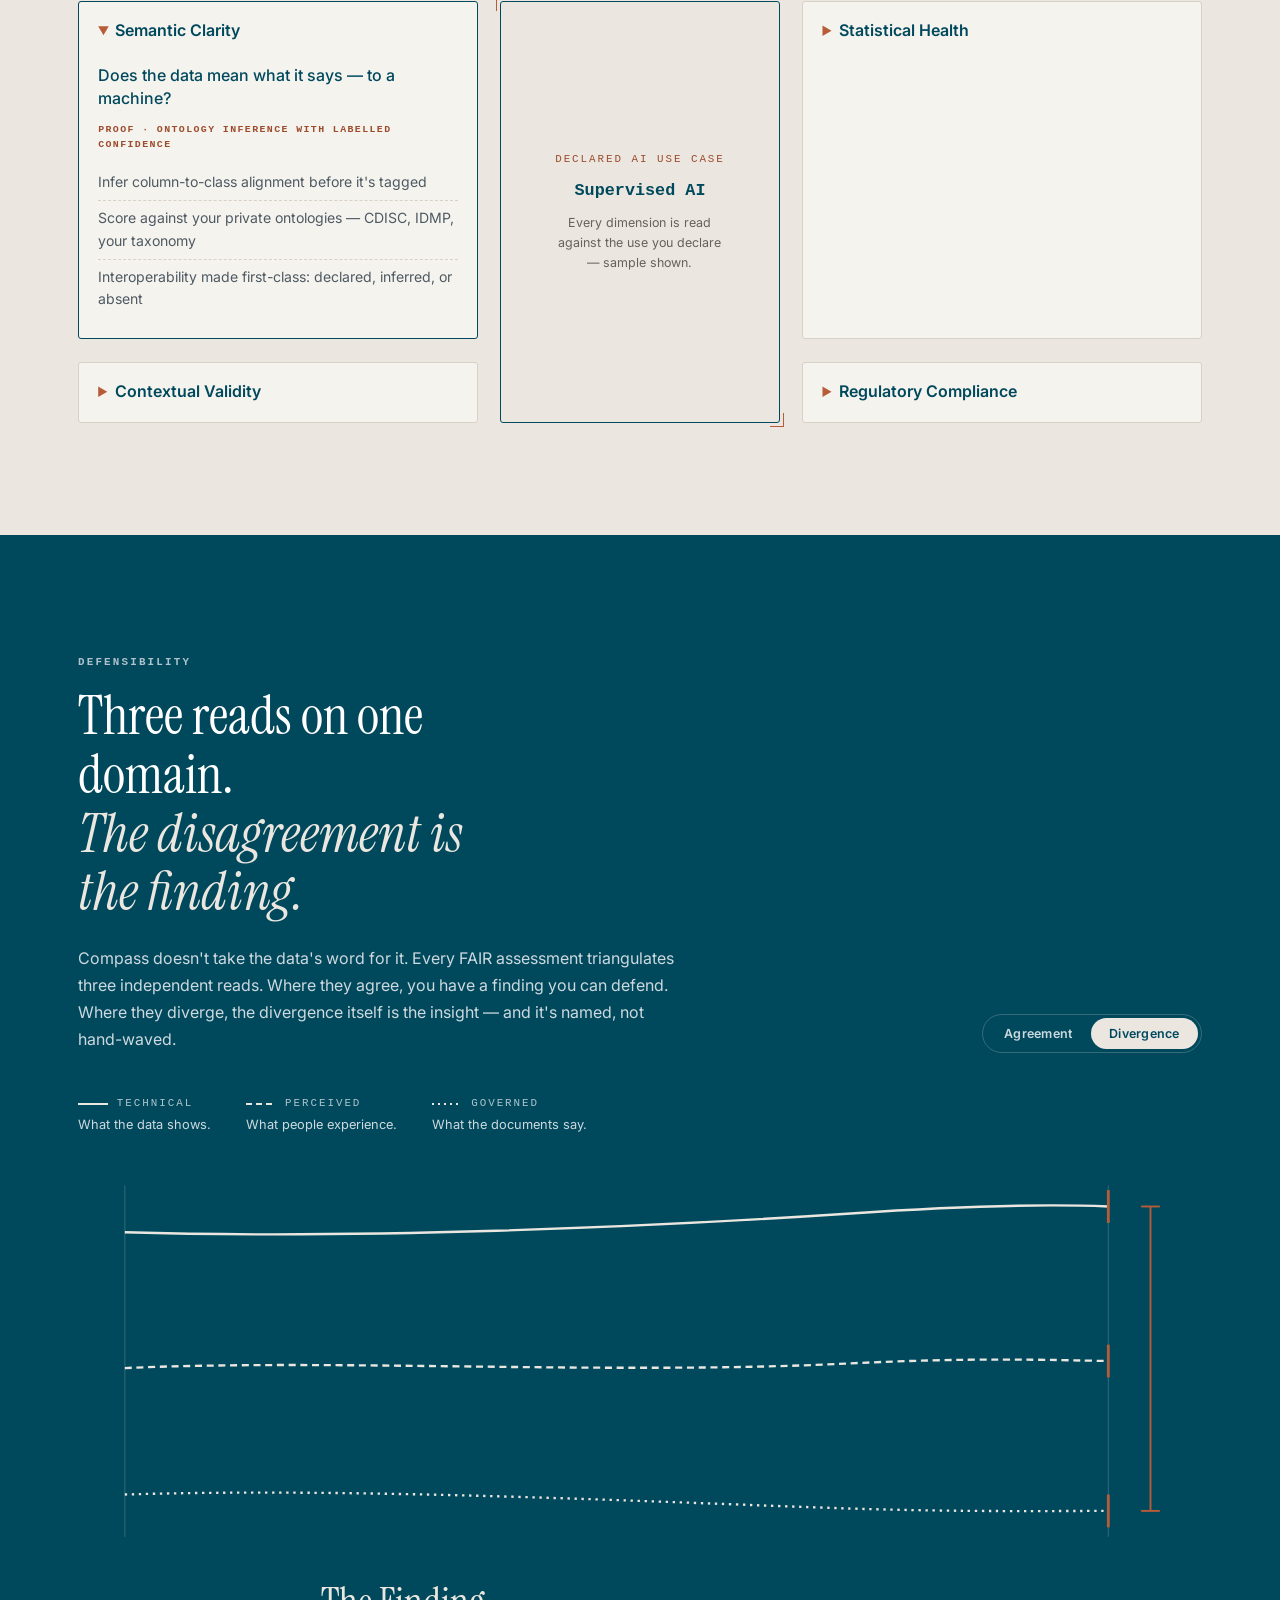
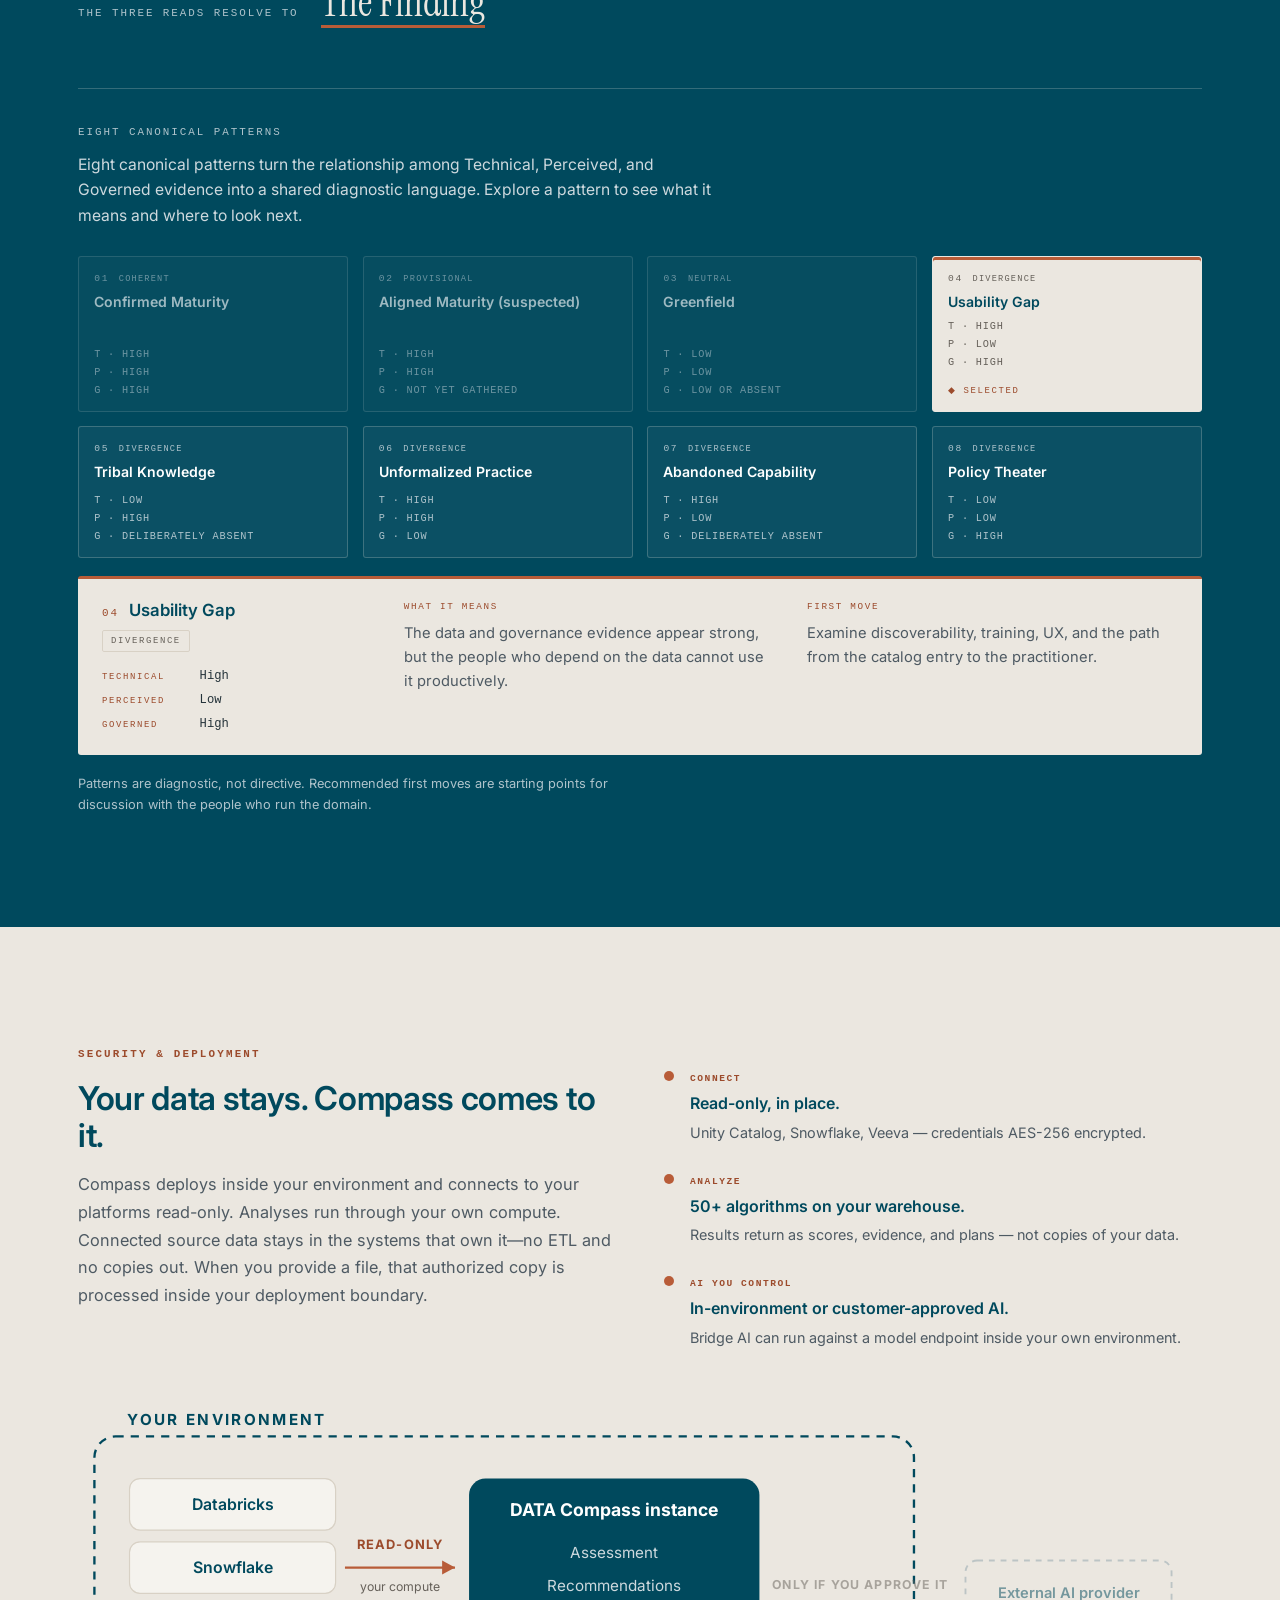
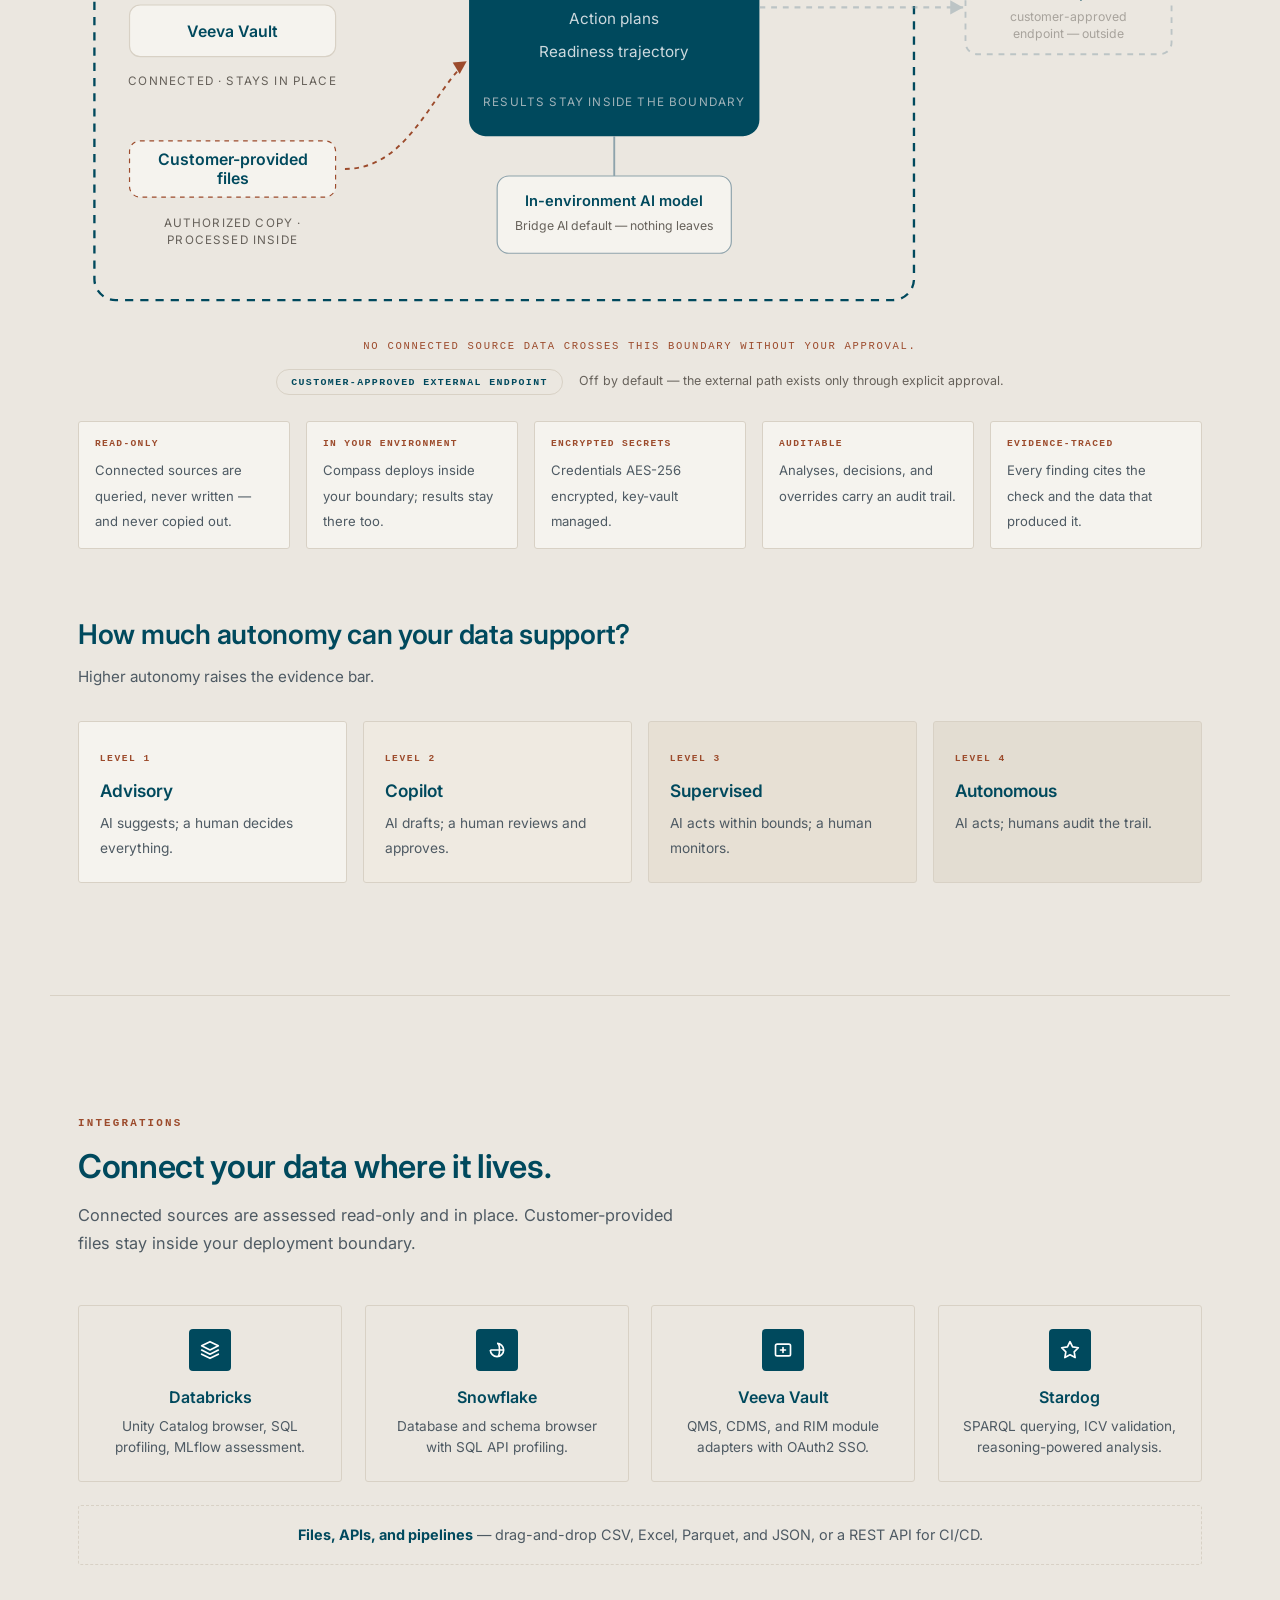
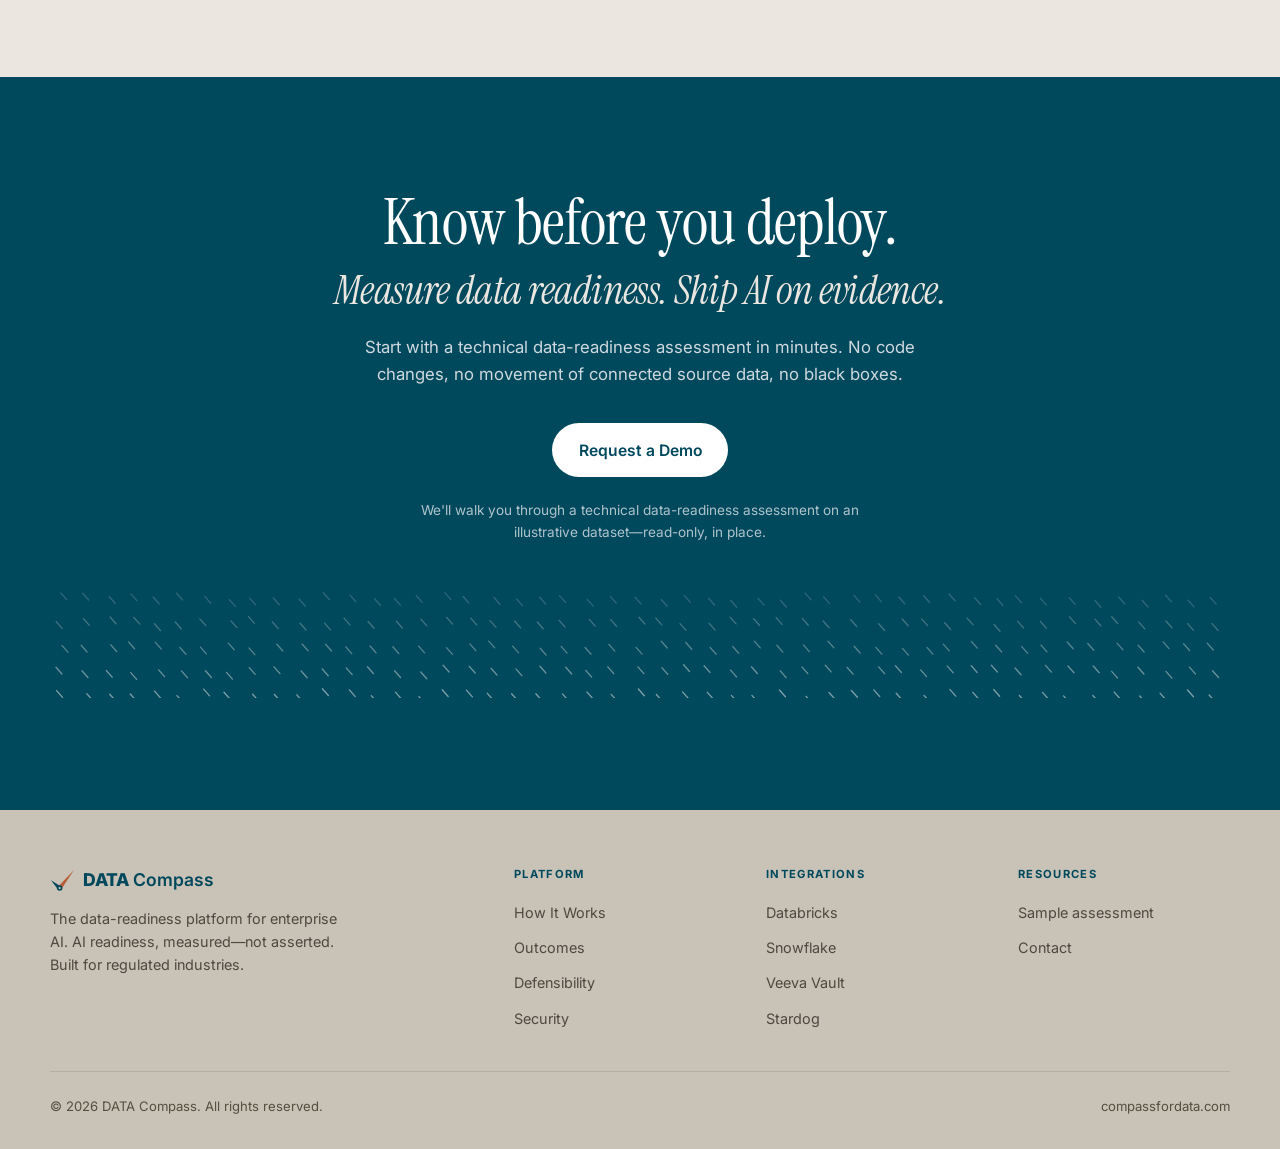
<file: platform/index.html>
<!DOCTYPE html>
<html lang="en">
<head>
  <meta charset="UTF-8">
  <meta name="viewport" content="width=device-width, initial-scale=1.0">
  <title>DATA Compass · The data-readiness platform for enterprise AI</title>
  <link rel="canonical" href="https://compassfordata.com/platform/">
  <meta name="description" content="DATA Compass is the data-readiness platform for enterprise AI. Identify blockers, prioritize remediation, and prove readiness lift without moving source data.">
  <meta name="theme-color" content="#00495D">
  <meta property="og:type" content="website">
  <meta property="og:url" content="https://compassfordata.com/platform/">
  <meta property="og:title" content="DATA Compass — The data-readiness platform for enterprise AI.">
  <meta property="og:description" content="Measure whether data can support a defined AI use case, identify blockers, prioritize remediation, and prove readiness lift—without moving connected source data. Built for regulated industries.">
  <meta property="og:image" content="https://compassfordata.com/img/og-platform.png">
  <meta property="og:image:width" content="1200">
  <meta property="og:image:height" content="630">
  <meta name="twitter:card" content="summary_large_image">
  <meta name="twitter:title" content="DATA Compass — The data-readiness platform for enterprise AI.">
  <meta name="twitter:description" content="AI readiness, measured—not asserted. Identify data blockers, prioritize remediation, and prove readiness lift without moving connected source data.">
  <meta name="twitter:image" content="https://compassfordata.com/img/og-platform.png">
  <link rel="icon" href="data:image/svg+xml,<svg xmlns='http://www.w3.org/2000/svg' viewBox='9 9 82 82'><mask id='m'><rect width='100' height='100' fill='%23fff'/><circle cx='40.5' cy='72' r='3.7' fill='%23000'/></mask><g mask='url(%23m)'><path d='M12 46 L45.2 66.8 L35.8 77.2 Z' fill='%2300495D'/><path d='M88 12 L46 76.3 L35 67.7 Z' fill='%23B85C38'/><circle cx='40.5' cy='72' r='9.2' fill='%2300495D'/></g></svg>">
  <link rel="preconnect" href="https://fonts.googleapis.com">
  <link rel="preconnect" href="https://fonts.gstatic.com" crossorigin>
  <link href="https://fonts.googleapis.com/css2?family=Instrument+Serif:ital@0;1&family=Inter:wght@400;500;600;700;800&display=swap" rel="stylesheet">
  <link rel="stylesheet" href="/platform/platform.css?v=4">
  <script type="application/ld+json">
  {
    "@context": "https://schema.org",
    "@graph": [
      {
        "@type": "Organization",
        "@id": "https://compassfordata.com/#org",
        "name": "DATA Compass",
        "url": "https://compassfordata.com/",
        "logo": "https://compassfordata.com/img/og-card.png",
        "email": "contact@compassfordata.com"
      },
      {
        "@type": "WebPage",
        "@id": "https://compassfordata.com/platform/#webpage",
        "url": "https://compassfordata.com/platform/",
        "name": "DATA Compass · The data-readiness platform for enterprise AI",
        "description": "DATA Compass is the data-readiness platform for enterprise AI. Identify blockers, prioritize remediation, and prove readiness lift without moving source data.",
        "isPartOf": { "@id": "https://compassfordata.com/#org" }
      },
      {
        "@type": "SoftwareApplication",
        "@id": "https://compassfordata.com/platform/#softwareapplication",
        "name": "DATA Compass",
        "applicationCategory": "BusinessApplication",
        "operatingSystem": "Self-hosted (Docker Compose, on-premises or private cloud)",
        "url": "https://compassfordata.com/platform/",
        "mainEntityOfPage": { "@id": "https://compassfordata.com/platform/#webpage" },
        "publisher": { "@id": "https://compassfordata.com/#org" },
        "description": "DATA Compass is the data-readiness platform for enterprise AI. It evaluates data across semantic clarity, statistical health, contextual validity, and regulatory compliance; turns findings into evidence-traced recommendations, executable action plans, and modeled business cases; and runs inside the customer environment against connected sources in read-only mode."
      }
    ]
  }
  </script>
</head>
<body>
<span id="top"></span>
<a class="skip" href="#main">Skip to content</a>

<!-- ============ production navigation ============ -->
<nav class="nav" id="nav" aria-label="Main">
  <div class="nav-inner">
    <a href="/" class="nav-brand"><svg class="mark" width="29" height="27" viewBox="9 9 82 76" aria-hidden="true" focusable="false"><mask id="dcMarkNav"><rect x="0" y="0" width="100" height="100" fill="#fff"/><circle cx="40.5" cy="72" r="3.7" fill="#000"/></mask><g mask="url(#dcMarkNav)"><path d="M12 46 L45.2 66.8 L35.8 77.2 Z" fill="#00495D"/><path d="M88 12 L46 76.3 L35 67.7 Z" fill="#B85C38"/><circle cx="40.5" cy="72" r="9.2" fill="#00495D"/></g></svg> <span><b>DATA</b> Compass</span></a>
    <div class="nav-links" id="navLinks">
      <a href="/platform/" aria-current="page">Platform</a>
      <a href="#how-it-works">How It Works</a>
      <a href="#outcomes">Outcomes</a>
      <a href="#defensibility">Defensibility</a>
      <a href="#security">Security</a>
      <a href="#integrations">Integrations</a>
      <a href="#" class="nav-cta" data-demo>Request a Demo</a>
    </div>
    <button class="hamburger" id="hamburger" aria-label="Open menu" aria-expanded="false" aria-controls="mobileMenu"><span></span><span></span><span></span></button>
  </div>
</nav>
<div class="mobile" id="mobileMenu">
  <button class="mobile-close" id="mobileClose" aria-label="Close menu">&times;</button>
  <a href="/platform/" aria-current="page">Platform</a>
  <a href="#how-it-works">How It Works</a>
  <a href="#outcomes">Outcomes</a>
  <a href="#defensibility">Defensibility</a>
  <a href="#security">Security</a>
  <a href="#integrations">Integrations</a>
  <a href="#" class="btn btn--primary" data-demo>Request a Demo</a>
</div>

<main id="main">

<!-- ============ hero: the readiness field ============ -->
<header class="hero">
  <canvas class="field-canvas" data-field="ambient" data-tone="dark" data-center=".bearing svg" data-avoid=".hero-grid > div:first-child, .bearing" aria-hidden="true"></canvas>
  <div class="hero-grid">
    <div>
      <span class="cal">The data-readiness platform for enterprise AI</span>
      <h1>AI readiness,<br><em>measured—not asserted.</em></h1>
      <p class="hero-sub">Know whether your data can support a defined AI use case, what is blocking it, what to fix first, and what the fix is worth—without moving connected source data.</p>
      <div class="hero-ctas">
        <a href="#" class="btn btn--primary" data-demo>Request a Demo</a>
        <a href="#how-it-works" class="btn btn--ghost-light">See the assessment</a>
      </div>
      <p class="hero-qual cal">Built for regulated industries · Source data stays in your environment · Read-only, in place</p>
    </div>

    <figure class="bearing">
      <span class="bearing-tag" aria-hidden="true">Illustrative sample data</span>
      <svg viewBox="0 0 680 680" role="img"
           aria-label="Illustrative data-readiness assessment for supervised AI. Current score 50 out of 100. Primary blocker: cross-system semantic and metadata fragmentation. Projected score after two remediation waves: 58 out of 100.">
        <title>The readiness instrument</title>
        <desc>An instrument dial. A calibration arc runs from 0 to 100. The current readiness needle points to 50. A terracotta trace projects from 50 to a target of 58 after two remediation waves. A reticle marks the primary blocker: semantic fragmentation.</desc>
        <g class="contour fx-contour" fill="none" stroke="#EBE7E0" stroke-opacity=".07" stroke-width="1" aria-hidden="true">
          <path d="M-20,120 C 200,205 430,55 700,150"/>
          <path d="M-20,368 C 175,305 470,435 700,352"/>
          <path d="M-20,565 C 165,480 330,625 700,515"/>
        </g>
        <g stroke="#EBE7E0" stroke-opacity=".28" stroke-width="1" aria-hidden="true" class="fx-nums">
          <path d="M22,14 v16 M14,22 h16"/><path d="M658,14 v16 M650,22 h16"/>
          <path d="M22,650 v16 M14,658 h16"/><path d="M658,650 v16 M650,658 h16"/>
        </g>
        <g aria-hidden="true">
          <path class="fx-ticks" d="M 135.6 478 A 236 236 0 1 1 544.4 478" fill="none" stroke="#EBE7E0" stroke-opacity=".38" stroke-width="1.2"/>
          <path class="ticks-minor fx-ticks" d="M 123.5 485 A 250 250 0 1 1 556.5 485" fill="none" stroke="#8EA3AC" stroke-opacity=".45" stroke-width="9" stroke-dasharray="1.2 19.74" stroke-dashoffset="0.7"/>
          <path class="fx-ticks" d="M 123.5 485 A 250 250 0 1 1 556.5 485" fill="none" stroke="#EBE7E0" stroke-opacity=".75" stroke-width="17" stroke-dasharray="2.2 41.43" stroke-dashoffset="1.1"/>
        </g>
        <g class="fx-nums" fill="#8EA3AC" font-family="ui-monospace,Consolas,monospace" font-size="13" text-anchor="middle" aria-hidden="true">
          <text x="94" y="506">0</text><text x="94" y="222">25</text><text x="340" y="80">50</text>
          <text x="586" y="222">75</text><text x="586" y="506">100</text>
        </g>
        <g class="fx-dims" fill="#EBE7E0" fill-opacity=".5" font-family="ui-monospace,Consolas,monospace" font-size="11.5" letter-spacing="2.4" aria-hidden="true">
          <text x="30"  y="62"  text-anchor="start">SEMANTIC CLARITY</text>
          <text x="650" y="62"  text-anchor="end">STATISTICAL HEALTH</text>
          <text x="30"  y="632" text-anchor="start">CONTEXTUAL VALIDITY</text>
          <text x="650" y="632" text-anchor="end">REGULATORY COMPLIANCE</text>
        </g>
        <g class="fx-hub" font-family="ui-monospace,Consolas,monospace" text-anchor="middle" aria-hidden="true">
          <text x="340" y="298" font-size="11" letter-spacing="3" fill="#8EA3AC">USE CASE — SUPERVISED AI</text>
        </g>
        <g class="fx-hub" font-family="ui-monospace,Consolas,monospace" text-anchor="middle" aria-hidden="true">
          <text x="340" y="392" font-size="96" font-weight="600" fill="#FFFFFF" letter-spacing="-2">50</text>
          <text x="340" y="424" font-size="17" fill="#8EA3AC">/ 100</text>
          <text x="340" y="456" font-size="11" letter-spacing="3" fill="#CDD9DE">CURRENT READINESS</text>
        </g>
        <g class="fx-needle" aria-hidden="true">
          <line x1="340" y1="268" x2="340" y2="160" stroke="#B85C38" stroke-width="2.6"/>
          <path d="M333,162 L347,162 L340,144 Z" fill="#B85C38"/>
        </g>
        <path class="fx-trace" d="M 340 128 A 232 232 0 0 1 416.3 140.9" fill="none" aria-hidden="true" stroke="#B85C38" stroke-width="3" pathLength="84" stroke-linecap="round"/>
        <g class="fx-proj" aria-hidden="true">
          <path d="M 411 130 L 422 141.5 L 407 145 Z" fill="#B85C38"/>
          <circle cx="422.2" cy="123.9" r="7" fill="none" stroke="#EBE7E0" stroke-width="2"/>
          <text x="448" y="112" font-family="ui-monospace,Consolas,monospace" font-size="21" font-weight="600" fill="#EBE7E0">58</text>
          <text x="448" y="130" font-family="ui-monospace,Consolas,monospace" font-size="10" letter-spacing="2" fill="#8EA3AC">PROJECTED · 2 WAVES</text>
        </g>
        <g class="fx-reticle" stroke="#B85C38" stroke-width="2" fill="none" aria-hidden="true">
          <path d="M198,238 v-12 h12 M246,226 v12 M234,226 h12 M198,262 v12 h12 M246,274 v-12 M234,274 h12"/>
          <circle cx="222" cy="250" r="3.2" fill="#B85C38" stroke="none"/>
        </g>
        <g class="fx-blabel" aria-hidden="true">
          <path d="M218,278 L172,530 L136,530" fill="none" stroke="#B85C38" stroke-width="1" stroke-opacity=".7"/>
          <text x="136" y="552" font-family="ui-monospace,Consolas,monospace" font-size="10.5" letter-spacing="2.6" fill="#D98B66">PRIMARY BLOCKER</text>
          <text x="136" y="572" font-family="ui-monospace,Consolas,monospace" font-size="14" fill="#EBE7E0">Semantic fragmentation</text>
        </g>
      </svg>
      <figcaption class="bearing-readout">
        <div><span class="cal">Use case</span><b>Supervised AI</b></div>
        <div><span class="cal">Current readiness</span><b>50 / 100</b></div>
        <div><span class="cal">Projected readiness</span><b class="sig">58 / 100</b></div>
        <div><span class="cal">Evidence</span><b>Named tests · cited findings</b></div>
      </figcaption>
    </figure>
  </div>
</header>

<!-- ============ platform proof rail ============ -->
<section class="rail-strip" aria-label="Platform proof points">
  <div class="wrap">
    <span><b>4</b> readiness dimensions</span>
    <span><b>50+</b> analytical algorithms</span>
    <span>Evidence-traced recommendations</span>
    <span>Deployed inside your environment</span>
  </div>
</section>

<!-- ============ AI program success (narrative bridge) ============ -->
<section class="sys-sec" id="ai-success" aria-labelledby="sys-h">
  <div class="wrap"><!-- the rail sequence is this section's single motion; no generic fade -->
    <div class="sys-head">
      <span class="sec-eyebrow">AI Program Success</span>
      <h2 class="sys-q" id="sys-h">What evidence says your AI program is ready to scale?</h2>
      <p class="sys-lead">A promising model is not a production system. Scaling depends on an explicit use case, fit-for-purpose data, workflow integration, accountable ownership, feedback and learning, and measurable business outcomes.</p>
      <p class="sys-note">No single checkpoint guarantees success. The evidence has to hold across the system.</p>
    </div>

    <canvas class="field-canvas field-gates" data-field="gates" data-measured="1" aria-hidden="true"></canvas>
    <ol class="sys-rail" aria-label="Six evidence checkpoints in an AI program">
      <li class="sys-item">
        <span class="num">01 · Defined use</span>
        <p>The business outcome, decision, workflow, and intended level of autonomy are explicit.</p>
      </li>
      <li class="sys-item sys-item--gate">
        <span class="num">02 · Data readiness</span>
        <p>The data is semantically clear, statistically sound, contextually valid, and assessed against applicable regulatory and data-integrity expectations for the declared use.</p>
        <ul class="sub-dims">
          <li>Semantic clarity</li>
          <li>Statistical health</li>
          <li>Contextual validity</li>
          <li>Regulatory compliance</li>
        </ul>
        <span class="sys-scope">Measured by DATA Compass</span>
      </li>
      <li class="sys-item">
        <span class="num">03 · Workflow fit</span>
        <p>The system operates where the work happens rather than beside the workflow.</p>
      </li>
      <li class="sys-item">
        <span class="num">04 · Ownership</span>
        <p>Business, operational, and technical accountability are clear.</p>
      </li>
      <li class="sys-item">
        <span class="num">05 · Learning</span>
        <p>Feedback and changing context improve the system over time.</p>
      </li>
      <li class="sys-item">
        <span class="num">06 · Business outcome</span>
        <p>Operational value is measured after deployment.</p>
      </li>
    </ol>

    <div class="sys-scope-note">
      <span class="cal">DATA Compass direct scope</span>
      <span>DATA Compass directly measures Checkpoint 02—the data gate. The other five remain program responsibilities.</span>
    </div>

    <div class="sys-thesis">
      <p class="stmt">AI success is a system. Data readiness is a critical gate.</p>
      <p class="role">DATA Compass makes that gate measurable—and reassesses it to prove the lift.</p>
    </div>

    <div class="sys-gate-link" aria-hidden="true">
      <span class="cal">The data gate</span>
    </div>
  </div>
</section>

<!-- ============ signature: 83 ≠ 50 ============ -->
<section class="gap-sec" id="gap" aria-labelledby="gap-h">
  <h2 id="gap-h" class="sr-only">Data quality is not data readiness</h2>
  <div class="wrap">
    <div class="gap-row">
      <div class="gap-num left" data-rv>
        <span class="n">83</span><span class="d">/100</span>
        <span class="cal">Data quality</span>
      </div>
      <div class="gap-neq" data-rv aria-hidden="true">≠</div>
      <span class="sr-only">is not equal to</span>
      <div class="gap-num right" data-rv>
        <span class="n">50</span><span class="d">/100</span>
        <span class="cal">Data readiness<br>for supervised AI</span>
      </div>
    </div>
    <ol class="gap-risks" aria-label="Four classes of readiness risk inside the gap">
      <li data-rv><i aria-hidden="true"></i><span class="cal">Semantic ambiguity</span></li>
      <li data-rv><i aria-hidden="true"></i><span class="cal">Statistical risk</span></li>
      <li data-rv><i aria-hidden="true"></i><span class="cal">Contextual mismatch</span></li>
      <li data-rv><i aria-hidden="true"></i><span class="cal">Regulatory exposure</span></li>
    </ol>
    <div class="gap-state">
      <p class="stmt" data-rv>The gap is the work.</p>
      <p class="sup">A dataset can pass conventional quality checks and still be unsuitable, ambiguous, contextually invalid, or non-compliant for a defined AI use case.</p>
      <span class="cal">Illustrative sample dataset</span>
    </div>
  </div>
</section>

<!-- ============ how it works: the evidence journey ============ -->
<section class="ev-sec section-pad" id="how-it-works" aria-labelledby="ev-h">
  <div class="wrap fade-in">
    <span class="sec-eyebrow">How It Works</span>
    <h2 class="sec-title" id="ev-h">Measurement becomes direction.</h2>
    <p class="sec-lead">Every finding resolves into evidence, a recommended next move, and a measurable reassessment target. Every screen and every number below is the product on one illustrative sample dataset — recorded, not mocked.</p>

    <div class="journey">
      <div class="scenes" id="scenes">
        <div class="scene" data-scene="0">
          <span class="lbl">01 · Assess</span>
          <h3>Clean data is not ready data.</h3>
          <p class="val"><b data-facts="capture_baseline.dq_overall">83</b> data quality · <b data-facts="assessment.score">50</b> data readiness for supervised AI</p>
          <p>Data quality scores 83/100—yet technical data readiness for supervised AI is 50, because semantic, FAIR-foundation, and ML-readiness gaps remain. The gap between those two numbers is the argument.</p>
          <figure class="inline-frame jframe"><a href="/img/scene1-assess.webp" target="_blank" rel="noopener" aria-label="Open full-size screenshot"><img src="/img/scene1-assess.webp" alt="The sample dataset's Data Quality Assessment: 83 of 100 with a seven-component breakdown and cleanliness at 45 percent" width="1260" height="780" loading="lazy"></a><figcaption>Sample data · The Data Quality read: <b data-facts="capture_baseline.dq_overall">83</b>/100 with cleanliness at <b data-facts="capture_baseline.dq_cleanliness_pct">45</b>% — the weak component, named.</figcaption></figure>
        </div>
        <div class="scene" data-scene="1">
          <span class="lbl">02 · Diagnose</span>
          <h3>The gaps, named and evidenced.</h3>
          <p class="val sig" style="color:var(--signal-d)">Cross-system semantic and metadata fragmentation</p>
          <p class="val"><b data-facts="dataset.event_type_variants">11</b> event-type variants · <b data-facts="dataset.severity_scales">3</b> severity scales · <b data-facts="product_findings_baseline.ontology_inference.mapped_columns">4</b> of <b data-facts="product_findings_baseline.ontology_inference.total_columns">18</b> columns mapped</p>
          <p>Every failed check carries its evidence: the interoperability pillar at zero, no machine-readable identifiers or vocabulary bindings — the fragmentation made visible, rule by rule, with review controls on each verdict.</p>
          <figure class="inline-frame jframe"><a href="/img/scene2-diagnose.webp" target="_blank" rel="noopener" aria-label="Open full-size screenshot"><img src="/img/scene2-diagnose.webp" alt="The sample dataset's FAIR Evaluate view: interoperability pillar at zero, rule-by-rule verdicts with evidence and review controls" width="1260" height="780" loading="lazy"></a><figcaption>Sample data · FAIR Evaluate: <b data-facts="capture_baseline.fair_passed">7</b> of <b data-facts="capture_baseline.fair_total">16</b> rules passing, interoperability at zero — every verdict carries its evidence.</figcaption></figure>
        </div>
        <div class="scene" data-scene="2">
          <span class="lbl">03 · Act</span>
          <h3>The fix arrives with the finding.</h3>
          <p class="val">Establish a governed semantic foundation across source systems.</p>
          <p>Recommendations arrive ranked, with impact and effort attached — and a business-value calculation offered across the full set, so the first thing you do is the thing that moves readiness most.</p>
          <figure class="inline-frame jframe"><a href="/img/scene3-act.webp" target="_blank" rel="noopener" aria-label="Open full-size screenshot"><img src="/img/scene3-act.webp" alt="The sample dataset's recommendations: impact and effort on every card, with a business-value calculation offered across all of them" width="1260" height="770" loading="lazy"></a><figcaption>Sample data · <b data-facts="capture_baseline.recommendations_banner_count">15</b> recommendations with impact and effort on every card — and a business-value calculation over the lot.</figcaption></figure>
        </div>
        <div class="scene" data-scene="3">
          <span class="lbl">04 · Prove</span>
          <h3>Reassessed. The trajectory is the deliverable.</h3>
          <p class="val"><span style="color:var(--signal-d)"><b data-facts="checkpoints[0].score">50</b> → <b data-facts="checkpoints[3].score">58</b></span> overall · FAIR <b data-facts="checkpoints[0].components.fair">31</b> → <b data-facts="checkpoints[3].components.fair">57</b> · <b data-facts="measured_lift.records_deduplicated">150</b> duplicate records removed</p>
          <p>Every re-analysis appends a reading: the score trend per dimension and the delta since your last checkpoint — the readiness lift measured, the business value modeled from your assumptions.</p>
          <figure class="inline-frame jframe"><a href="/img/scene4-prove.webp" target="_blank" rel="noopener" aria-label="Open full-size screenshot"><img src="/img/scene4-prove.webp" alt="The sample dataset's technical trajectory: overall score and FAIR lines across the remediation readings, with the data table beneath" width="766" height="719" loading="lazy"></a><figcaption>Sample data · The trajectory: <b data-facts="checkpoints[0].score">50</b> → <b data-facts="checkpoints[3].score">58</b> overall, FAIR <b data-facts="checkpoints[0].components.fair">31</b> → <b data-facts="checkpoints[3].components.fair">57</b> across the waves.</figcaption></figure>
        </div>
      </div>
      <div class="frame-wrap">
        <div class="jframe" id="jframe" aria-hidden="true">
          <figure class="active"><img src="/img/scene1-assess.webp" alt="" width="1260" height="780"><figcaption>Sample data · Assess: DQ <b data-facts="capture_baseline.dq_overall">83</b>/100, cleanliness <b data-facts="capture_baseline.dq_cleanliness_pct">45</b>% — the weak component, named.</figcaption></figure>
          <figure><img src="/img/scene2-diagnose.webp" alt="" width="1260" height="780" loading="lazy"><figcaption>Sample data · Diagnose: <b data-facts="capture_baseline.fair_passed">7</b>/<b data-facts="capture_baseline.fair_total">16</b> FAIR rules passing, interoperability at zero.</figcaption></figure>
          <figure><img src="/img/scene3-act.webp" alt="" width="1260" height="770" loading="lazy"><figcaption>Sample data · Act: <b data-facts="capture_baseline.recommendations_banner_count">15</b> recommendations, impact and effort attached.</figcaption></figure>
          <figure><img src="/img/scene4-prove.webp" alt="" width="766" height="719" loading="lazy"><figcaption>Sample data · Prove: <b data-facts="checkpoints[0].score">50</b> → <b data-facts="checkpoints[3].score">58</b>, FAIR <b data-facts="checkpoints[0].components.fair">31</b> → <b data-facts="checkpoints[3].components.fair">57</b>.</figcaption></figure>
        </div>
        <div class="jprog" aria-hidden="true"><span id="jprogFill"></span></div>
        <div class="jrail" id="jrail">
          <button class="active" aria-pressed="true" aria-label="Stage 1: Assess"></button>
          <button aria-pressed="false" aria-label="Stage 2: Diagnose"></button>
          <button aria-pressed="false" aria-label="Stage 3: Act"></button>
          <button aria-pressed="false" aria-label="Stage 4: Prove"></button>
        </div>
      </div>
    </div>
  </div>
</section>

<!-- ============ outcomes: four dimensions, one foundation ============ -->
<section class="section-pad" id="outcomes" aria-labelledby="out-h">
  <div class="wrap fade-in">
    <span class="sec-eyebrow">Outcomes</span>
    <h2 class="sec-title" id="out-h">Four dimensions. One foundation.</h2>
    <p class="sec-lead">FAIR makes data legible — findable, accessible, interoperable, reusable. Necessary, and not sufficient: a perfectly FAIR dataset can still be statistically broken, wrong for your use, or non-compliant. Compass treats FAIR as the substrate and measures the four dimensions it enables but cannot guarantee.</p>

    <canvas class="field-canvas field-pillars" data-field="pillars" data-labels="Semantic Clarity|Statistical Health|Contextual Validity|Regulatory Compliance" data-foundation="FAIR foundation · illustrative" role="img" aria-label="Illustrative figure: four dimensions of evidence marks standing on one FAIR foundation."></canvas>
    <div class="outcomes-grid">
      <div class="o-hub">
        <span class="cal">Declared AI use case</span>
        <b>Supervised AI</b>
        <span class="note">Every dimension is read against the use you declare — sample shown.</span>
      </div>
      <details class="o-sector" data-area="d1" open>
        <summary>Semantic Clarity</summary>
        <div class="dbody">
          <p class="q">Does the data mean what it says — to a machine?</p>
          <p class="proof">Proof · ontology inference with labelled confidence</p>
          <ul>
            <li>Infer column-to-class alignment before it's tagged</li>
            <li>Score against your private ontologies — CDISC, IDMP, your taxonomy</li>
            <li>Interoperability made first-class: declared, inferred, or absent</li>
          </ul>
        </div>
      </details>
      <details class="o-sector" data-area="d2">
        <summary>Statistical Health</summary>
        <div class="dbody">
          <p class="q">Is the data quantitatively sound?</p>
          <p class="proof">Proof · every score traces to a named test</p>
          <ul>
            <li>Data quality — eight component algorithms</li>
            <li>ML readiness — sufficiency, bias, separability, features</li>
            <li>Named tests: Benford, Pearson, Cohen's Kappa, Shapley</li>
          </ul>
        </div>
      </details>
      <details class="o-sector" data-area="d3">
        <summary>Contextual Validity</summary>
        <div class="dbody">
          <p class="q">Is the data right for your specific use?</p>
          <p class="proof">Proof · evidence-cited judgment per rule</p>
          <ul>
            <li>Customer-authoritative Domain Packs, versioned and yours</li>
            <li>Fit scored against a declared use</li>
            <li>Deterministic rules first, synthesis only where it must be</li>
          </ul>
        </div>
      </details>
      <details class="o-sector" data-area="d4">
        <summary>Regulatory Compliance</summary>
        <div class="dbody">
          <p class="q">Does the data meet the integrity bar?</p>
          <p class="proof">Proof · readiness against regulatory expectations — advisory, not certification</p>
          <ul>
            <li>ALCOA+ — nine data-integrity attributes</li>
            <li>FDA credibility — seven steps plus Step 8</li>
            <li>GDPR · HIPAA · CCPA, cited line-by-line</li>
          </ul>
        </div>
      </details>
    </div>
  </div>
</section>

<!-- ============ three reads: defensibility ============ -->
<section class="reads-sec section-pad state-diverge" id="defensibility" aria-labelledby="reads-h">
  <div class="wrap fade-in">
    <div class="reads-top">
      <div>
        <span class="sec-eyebrow">Defensibility</span>
        <h2 id="reads-h">Three reads on one domain.<br><em>The disagreement is the finding.</em></h2>
        <p class="reads-lead">Compass doesn't take the data's word for it. Every FAIR assessment triangulates three independent reads. Where they agree, you have a finding you can defend. Where they diverge, the divergence itself is the insight — and it's named, not hand-waved.</p>
      </div>
      <div class="seg" role="group" aria-label="Evidence state">
        <button type="button" id="btn-agree" aria-pressed="false">Agreement</button>
        <button type="button" id="btn-diverge" aria-pressed="true">Divergence</button>
      </div>
    </div>

    <div class="reads-legend">
      <div><span class="cal"><svg width="30" height="4" aria-hidden="true"><line x1="0" y1="2" x2="30" y2="2" stroke="#EBE7E0" stroke-width="2"/></svg>Technical</span>What the data shows.</div>
      <div><span class="cal"><svg width="30" height="4" aria-hidden="true"><line x1="0" y1="2" x2="30" y2="2" stroke="#EBE7E0" stroke-width="2" stroke-dasharray="6 4"/></svg>Perceived</span>What people experience.</div>
      <div><span class="cal"><svg width="30" height="4" aria-hidden="true"><line x1="0" y1="2" x2="30" y2="2" stroke="#EBE7E0" stroke-width="2" stroke-dasharray="2 4"/></svg>Governed</span>What the documents say.</div>
    </div>

    <div class="reads-fig">
      <svg viewBox="0 0 960 340" aria-hidden="true">
        <g stroke="#EBE7E0" stroke-opacity=".18" stroke-width="1">
          <line x1="40" y1="20" x2="40" y2="320"/><line x1="880" y1="20" x2="880" y2="320"/>
        </g>
        <g class="g-agree" fill="none" stroke="#EBE7E0" stroke-width="2">
          <path d="M40,60 C 240,66 420,96 640,138 C 760,160 830,168 878,170"/>
          <path d="M40,176 C 220,168 460,180 660,174 C 760,171 830,170 878,170" stroke-dasharray="6 4"/>
          <path d="M40,284 C 240,278 430,240 640,198 C 760,176 830,171 878,170" stroke-dasharray="2 4"/>
          <circle cx="880" cy="170" r="8" fill="#EBE7E0" stroke="none"/>
        </g>
        <g class="g-diverge" fill="none" stroke="#EBE7E0" stroke-width="2">
          <path d="M40,60 C 240,66 480,56 660,44 C 760,37 830,36 880,38"/>
          <path d="M40,176 C 220,168 460,182 660,172 C 760,167 830,169 880,170" stroke-dasharray="6 4"/>
          <path d="M40,284 C 240,278 480,290 660,296 C 760,299 830,298 880,298" stroke-dasharray="2 4"/>
          <g stroke="#B85C38" stroke-width="2.4">
            <line x1="880" y1="24" x2="880" y2="52"/>
            <line x1="880" y1="156" x2="880" y2="184"/>
            <line x1="880" y1="284" x2="880" y2="312"/>
          </g>
          <g stroke="#B85C38" stroke-width="1.6">
            <line x1="916" y1="38" x2="916" y2="298"/>
            <line x1="908" y1="38" x2="924" y2="38"/>
            <line x1="908" y1="298" x2="924" y2="298"/>
          </g>
        </g>
      </svg>
    </div>

    <div class="reads-state" aria-live="polite">
      <span class="cal">The three reads resolve to</span>
      <span class="word agree only-agree">Confidence</span>
      <span class="word diverge only-diverge">The Finding</span>
    </div>

    <!-- ============ the pattern explorer ============ -->
    <div class="pattern-explorer" id="patternExplorer">
      <span class="cal px-lab">Eight canonical patterns</span>
      <p class="px-intro">Eight canonical patterns turn the relationship among Technical, Perceived, and Governed evidence into a shared diagnostic language. Explore a pattern to see what it means and where to look next.</p>

      <!-- enhanced explorer: hidden until JS validates and initializes -->
      <div class="px-enhanced" id="pxEnhanced" hidden>
        <div class="px-grid" id="pxGrid">
          <button type="button" class="px-tile" data-pat="confirmed" data-group="align" aria-pressed="false">
            <span class="px-head"><span class="cal px-num">01</span><span class="cal px-fam">Coherent</span></span>
            <b class="px-name">Confirmed Maturity</b>
            <span class="px-sigs"><span>T · High</span><span>P · High</span><span>G · High</span></span>
            <span class="cal px-sel" aria-hidden="true">◆ Selected</span>
          </button>
          <button type="button" class="px-tile" data-pat="aligned" data-group="align" aria-pressed="false">
            <span class="px-head"><span class="cal px-num">02</span><span class="cal px-fam">Provisional</span></span>
            <b class="px-name">Aligned Maturity (suspected)</b>
            <span class="px-sigs"><span>T · High</span><span>P · High</span><span>G · Not yet gathered</span></span>
            <span class="cal px-sel" aria-hidden="true">◆ Selected</span>
          </button>
          <button type="button" class="px-tile" data-pat="greenfield" data-group="align" aria-pressed="false">
            <span class="px-head"><span class="cal px-num">03</span><span class="cal px-fam">Neutral</span></span>
            <b class="px-name">Greenfield</b>
            <span class="px-sigs"><span>T · Low</span><span>P · Low</span><span>G · Low or absent</span></span>
            <span class="cal px-sel" aria-hidden="true">◆ Selected</span>
          </button>
          <button type="button" class="px-tile" data-pat="usability" data-group="diverge" aria-pressed="false">
            <span class="px-head"><span class="cal px-num">04</span><span class="cal px-fam">Divergence</span></span>
            <b class="px-name">Usability Gap</b>
            <span class="px-sigs"><span>T · High</span><span>P · Low</span><span>G · High</span></span>
            <span class="cal px-sel" aria-hidden="true">◆ Selected</span>
          </button>
          <button type="button" class="px-tile" data-pat="tribal" data-group="diverge" aria-pressed="false">
            <span class="px-head"><span class="cal px-num">05</span><span class="cal px-fam">Divergence</span></span>
            <b class="px-name">Tribal Knowledge</b>
            <span class="px-sigs"><span>T · Low</span><span>P · High</span><span>G · Deliberately absent</span></span>
            <span class="cal px-sel" aria-hidden="true">◆ Selected</span>
          </button>
          <button type="button" class="px-tile" data-pat="unformalized" data-group="diverge" aria-pressed="false">
            <span class="px-head"><span class="cal px-num">06</span><span class="cal px-fam">Divergence</span></span>
            <b class="px-name">Unformalized Practice</b>
            <span class="px-sigs"><span>T · High</span><span>P · High</span><span>G · Low</span></span>
            <span class="cal px-sel" aria-hidden="true">◆ Selected</span>
          </button>
          <button type="button" class="px-tile" data-pat="abandoned" data-group="diverge" aria-pressed="false">
            <span class="px-head"><span class="cal px-num">07</span><span class="cal px-fam">Divergence</span></span>
            <b class="px-name">Abandoned Capability</b>
            <span class="px-sigs"><span>T · High</span><span>P · Low</span><span>G · Deliberately absent</span></span>
            <span class="cal px-sel" aria-hidden="true">◆ Selected</span>
          </button>
          <button type="button" class="px-tile" data-pat="policy" data-group="diverge" aria-pressed="false">
            <span class="px-head"><span class="cal px-num">08</span><span class="cal px-fam">Divergence</span></span>
            <b class="px-name">Policy Theater</b>
            <span class="px-sigs"><span>T · Low</span><span>P · Low</span><span>G · High</span></span>
            <span class="cal px-sel" aria-hidden="true">◆ Selected</span>
          </button>
        </div>

        <div class="px-panel">
          <div class="px-id">
            <p class="px-id-head"><span class="cal px-id-num" id="pxNum"></span> <b id="pxName"></b></p>
            <span class="cal px-id-fam" id="pxFam"></span>
            <dl class="px-sig-list">
              <div><dt class="cal">Technical</dt><dd id="pxSigT"></dd></div>
              <div><dt class="cal">Perceived</dt><dd id="pxSigP"></dd></div>
              <div><dt class="cal">Governed</dt><dd id="pxSigG"></dd></div>
            </dl>
          </div>
          <div class="px-col"><span class="cal px-plab">What it means</span><p id="pxMean"></p></div>
          <div class="px-col"><span class="cal px-plab">First move</span><p id="pxMove"></p></div>
        </div>
        <p class="sr-only" role="status" id="pxStatus"></p>
      </div>

      <!-- no-JS catalog: native details, hidden by JS only after the explorer initializes -->
      <div class="px-fallback" id="pxFallback">
        <details class="px-d">
          <summary><span class="cal">01</span> <b>Confirmed Maturity</b> <span class="cal px-d-sig">Technical High · Perceived High · Governed High</span></summary>
          <p><b>What it means.</b> The data, stakeholder experience, and governance evidence all agree that the domain is strong.</p>
          <p><b>First move.</b> Preserve and propagate. Protect the practices from regression and reuse the controls, artifacts, and working methods that make the domain successful.</p>
        </details>
        <details class="px-d">
          <summary><span class="cal">02</span> <b>Aligned Maturity (suspected)</b> <span class="cal px-d-sig">Technical High · Perceived High · Governed Not yet gathered</span></summary>
          <p><b>What it means.</b> Technical evidence and stakeholder experience agree on high maturity, but governance evidence has not yet been reviewed.</p>
          <p><b>First move.</b> Review the governance documents. Determine whether the pattern resolves to Confirmed Maturity or Unformalized Practice.</p>
        </details>
        <details class="px-d">
          <summary><span class="cal">03</span> <b>Greenfield</b> <span class="cal px-d-sig">Technical Low · Perceived Low · Governed Low or deliberately absent</span></summary>
          <p><b>What it means.</b> All available signals agree that the domain is early-stage. This is an investment decision, not necessarily a remediation problem.</p>
          <p><b>First move.</b> Decide whether to invest or accept the current state. Do not treat every Greenfield domain as broken.</p>
        </details>
        <details class="px-d">
          <summary><span class="cal">04</span> <b>Usability Gap</b> <span class="cal px-d-sig">Technical High · Perceived Low · Governed High</span></summary>
          <p><b>What it means.</b> The data and governance evidence appear strong, but the people who depend on the data cannot use it productively.</p>
          <p><b>First move.</b> Examine discoverability, training, UX, and the path from the catalog entry to the practitioner.</p>
        </details>
        <details class="px-d">
          <summary><span class="cal">05</span> <b>Tribal Knowledge</b> <span class="cal px-d-sig">Technical Low · Perceived High · Governed Deliberately absent</span></summary>
          <p><b>What it means.</b> The domain works because a small number of people know its quirks, while metadata and formal governance remain thin or deliberately absent.</p>
          <p><b>First move.</b> Capture the practice. Externalize the knowledge while the subject-matter experts are still available.</p>
        </details>
        <details class="px-d">
          <summary><span class="cal">06</span> <b>Unformalized Practice</b> <span class="cal px-d-sig">Technical High · Perceived High · Governed Low</span></summary>
          <p><b>What it means.</b> The data is strong and the team operates effectively, but the working method has not been formally documented.</p>
          <p><b>First move.</b> Codify what already works. Write the SOP around the real operating practice rather than replacing it with a generic template.</p>
        </details>
        <details class="px-d">
          <summary><span class="cal">07</span> <b>Abandoned Capability</b> <span class="cal px-d-sig">Technical High · Perceived Low · Governed Deliberately absent</span></summary>
          <p><b>What it means.</b> A technically sound asset remains, but it has lost users, ownership, and governing practice.</p>
          <p><b>First move.</b> Make a decision. Reinvest around a current use case or formally retire the capability.</p>
        </details>
        <details class="px-d">
          <summary><span class="cal">08</span> <b>Policy Theater</b> <span class="cal px-d-sig">Technical Low · Perceived Low · Governed High</span></summary>
          <p><b>What it means.</b> Governance documentation describes a mature system that the data and operating experience do not support.</p>
          <p><b>First move.</b> Audit practice against policy. Reconcile the documented state with operational reality.</p>
        </details>
      </div>

      <p class="px-qual">Patterns are diagnostic, not directive. Recommended first moves are starting points for discussion with the people who run the domain.</p>
    </div>
  </div>
</section>

<!-- ============ security, deployment & autonomy ============ -->
<section class="section-pad" id="security" aria-labelledby="sec-h">
  <div class="wrap fade-in">
    <div class="two-col">
      <div>
        <span class="sec-eyebrow">Security &amp; Deployment</span>
        <h2 class="sec-title" id="sec-h">Your data stays. Compass comes to it.</h2>
        <p class="sec-lead">Compass deploys inside your environment and connects to your platforms read-only. Analyses run through your own compute. Connected source data stays in the systems that own it—no ETL and no copies out. When you provide a file, that authorized copy is processed inside your deployment boundary.</p>
      </div>
      <div class="feat-list">
        <div class="feat"><span class="dot"></span><div><span class="lbl">Connect</span><b>Read-only, in place.</b><span>Unity Catalog, Snowflake, Veeva — credentials AES-256 encrypted.</span></div></div>
        <div class="feat"><span class="dot"></span><div><span class="lbl">Analyze</span><b>50+ algorithms on your warehouse.</b><span>Results return as scores, evidence, and plans — not copies of your data.</span></div></div>
        <div class="feat"><span class="dot"></span><div><span class="lbl">AI you control</span><b>In-environment or customer-approved AI.</b><span>Bridge AI can run against a model endpoint inside your own environment.</span></div></div>
      </div>
    </div>

    <div class="boundary" role="img" aria-label="Architecture diagram: your environment contains your data platforms, customer-provided files, the DATA Compass instance, and optionally an in-environment AI model. Connected sources are queried read-only and stay in place; customer-provided files are an authorized copy processed inside the boundary. Bridge AI uses the in-environment model, or - only if you approve it - an external provider outside the boundary.">
      <svg viewBox="0 0 960 440" xmlns="http://www.w3.org/2000/svg" aria-hidden="true">
        <g class="b-frame">
          <rect x="14" y="26" width="700" height="396" rx="18" fill="none" stroke="#00495D" stroke-width="2" stroke-dasharray="7 6"/>
          <text x="42" y="16" font-family="Inter,system-ui,sans-serif" font-size="13" font-weight="700" letter-spacing="2" fill="#00495D">YOUR ENVIRONMENT</text>
        </g>
        <g class="b-sources" font-family="Inter,system-ui,sans-serif" font-size="13.5" fill="#00495D">
          <rect x="44" y="62" width="176" height="44" rx="9" fill="#F5F3EE" stroke="#d8d1c5"/>
          <text x="132" y="89" text-anchor="middle" font-weight="600">Databricks</text>
          <rect x="44" y="116" width="176" height="44" rx="9" fill="#F5F3EE" stroke="#d8d1c5"/>
          <text x="132" y="143" text-anchor="middle" font-weight="600">Snowflake</text>
          <rect x="44" y="170" width="176" height="44" rx="9" fill="#F5F3EE" stroke="#d8d1c5"/>
          <text x="132" y="197" text-anchor="middle" font-weight="600">Veeva Vault</text>
          <text x="132" y="238" text-anchor="middle" font-size="10" fill="#66615A" letter-spacing="1">CONNECTED · STAYS IN PLACE</text>
        </g>
        <g class="b-files" font-family="Inter,system-ui,sans-serif" font-size="13.5" fill="#00495D">
          <rect x="44" y="286" width="176" height="48" rx="9" fill="#F5F3EE" stroke="#9c4b2c" stroke-dasharray="4 4"/>
          <text x="132" y="307" text-anchor="middle" font-weight="600">Customer-provided</text>
          <text x="132" y="323" text-anchor="middle" font-weight="600">files</text>
          <text x="132" y="360" text-anchor="middle" font-size="10" fill="#66615A" letter-spacing="1">AUTHORIZED COPY ·</text>
          <text x="132" y="374" text-anchor="middle" font-size="10" fill="#66615A" letter-spacing="1">PROCESSED INSIDE</text>
          <path d="M228 310 C 280 310 300 250 330 220" stroke="#9c4b2c" stroke-width="1.6" fill="none" stroke-dasharray="4 4"/>
          <path d="M332 218 l-12 1 6 10 z" fill="#9c4b2c"/>
        </g>
        <g class="b-flow">
          <line class="b-flow-line" pathLength="100" x1="228" y1="138" x2="322" y2="138" stroke="#B85C38" stroke-width="2"/>
          <path d="M322 138 l-11 -6 v12 z" fill="#B85C38"/>
          <text x="275" y="122" text-anchor="middle" font-family="Inter,system-ui,sans-serif" font-size="11" font-weight="700" letter-spacing="1" fill="#9c4b2c">READ-ONLY</text>
          <text x="275" y="158" text-anchor="middle" font-family="Inter,system-ui,sans-serif" font-size="10.5" fill="#66615A">your compute</text>
        </g>
        <g class="b-core" font-family="Inter,system-ui,sans-serif">
          <rect x="334" y="62" width="248" height="220" rx="14" fill="#00495D"/>
          <text x="458" y="94" text-anchor="middle" font-size="15" font-weight="700" fill="#FFFFFF">DATA Compass instance</text>
          <g font-size="13" fill="#cdd9de">
            <text x="458" y="130" text-anchor="middle">Assessment</text>
            <text x="458" y="158" text-anchor="middle">Recommendations</text>
            <text x="458" y="186" text-anchor="middle">Action plans</text>
            <text x="458" y="214" text-anchor="middle">Readiness trajectory</text>
          </g>
          <text x="458" y="256" text-anchor="middle" font-size="10" fill="#9fb2b9" letter-spacing="1">RESULTS STAY INSIDE THE BOUNDARY</text>
        </g>
        <g class="b-model" font-family="Inter,system-ui,sans-serif">
          <line x1="458" y1="282" x2="458" y2="316" stroke="#8EA3AC" stroke-width="1.6"/>
          <rect x="358" y="316" width="200" height="66" rx="10" fill="#F5F3EE" stroke="#8EA3AC"/>
          <text x="458" y="342" text-anchor="middle" font-size="12.5" font-weight="600" fill="#00495D">In-environment AI model</text>
          <text x="458" y="362" text-anchor="middle" font-size="10.5" fill="#66615A">Bridge AI default — nothing leaves</text>
        </g>
        <g class="b-ext" font-family="Inter,system-ui,sans-serif">
          <line class="b-ext-line" x1="582" y1="172" x2="756" y2="172" stroke="#8EA3AC" stroke-width="1.8" stroke-dasharray="5 5"/>
          <path d="M756 172 l-11 -6 v12 z" fill="#8EA3AC"/>
          <text x="668" y="156" text-anchor="middle" font-size="10.5" font-weight="700" letter-spacing="1" fill="#66615A">ONLY IF YOU APPROVE IT</text>
          <rect x="758" y="132" width="176" height="80" rx="10" fill="none" stroke="#8EA3AC" stroke-width="1.6" stroke-dasharray="5 5"/>
          <text x="846" y="164" text-anchor="middle" font-size="12.5" font-weight="600" fill="#00495D">External AI provider</text>
          <text x="846" y="184" text-anchor="middle" font-size="10.5" fill="#66615A">customer-approved</text>
          <text x="846" y="198" text-anchor="middle" font-size="10.5" fill="#66615A">endpoint — outside</text>
        </g>
      </svg>
      <div class="boundary-cards" aria-hidden="true">
        <div class="bcard"><b>1 · Your data systems</b><span>Databricks, Snowflake, Veeva stay in place; customer-provided files are an authorized copy inside the boundary.</span></div>
        <div class="bcard"><b>2 · Read-only connection</b><span>Compass queries connected sources on your compute — never writes, never copies out.</span></div>
        <div class="bcard"><b>3 · Compass inside your environment</b><span>Assessment, recommendations, plans, and the trajectory all live inside the boundary.</span></div>
        <div class="bcard"><b>4 · Your selected AI endpoint</b><span>In-environment model by default; an external provider only if you approve it.</span></div>
      </div>
      <p class="boundary-cap">No connected source data crosses this boundary without your approval.</p>
    </div>
    <div class="ext-toggle-row">
      <button type="button" class="ext-toggle" id="extToggle" aria-pressed="false">Customer-approved external endpoint</button>
      <span class="ext-toggle-note">Off by default — the external path exists only through explicit approval.</span>
    </div>

    <div class="trust-grid">
      <div class="trust-cell"><b>Read-only</b><span>Connected sources are queried, never written — and never copied out.</span></div>
      <div class="trust-cell"><b>In your environment</b><span>Compass deploys inside your boundary; results stay there too.</span></div>
      <div class="trust-cell"><b>Encrypted secrets</b><span>Credentials AES-256 encrypted, key-vault managed.</span></div>
      <div class="trust-cell"><b>Auditable</b><span>Analyses, decisions, and overrides carry an audit trail.</span></div>
      <div class="trust-cell"><b>Evidence-traced</b><span>Every finding cites the check and the data that produced it.</span></div>
    </div>

    <div class="autonomy-head">
      <h3>How much autonomy can your data support?</h3>
      <p>Higher autonomy raises the evidence bar.</p>
    </div>
    <div class="ladder">
      <div class="rung"><span class="step-n">Level 1</span><b>Advisory</b><span>AI suggests; a human decides everything.</span></div>
      <div class="rung"><span class="step-n">Level 2</span><b>Copilot</b><span>AI drafts; a human reviews and approves.</span></div>
      <div class="rung"><span class="step-n">Level 3</span><b>Supervised</b><span>AI acts within bounds; a human monitors.</span></div>
      <div class="rung"><span class="step-n">Level 4</span><b>Autonomous</b><span>AI acts; humans audit the trail.</span></div>
    </div>
  </div>
</section>

<hr class="divider">

<!-- ============ integrations ============ -->
<section class="section-pad" id="integrations" aria-labelledby="int-h">
  <div class="wrap fade-in">
    <span class="sec-eyebrow">Integrations</span>
    <h2 class="sec-title" id="int-h">Connect your data where it lives.</h2>
    <p class="sec-lead">Connected sources are assessed read-only and in place. Customer-provided files stay inside your deployment boundary.</p>
    <div class="int-rail">
      <div class="rail-item"><div class="ic"><svg width="20" height="20" viewBox="0 0 24 24" fill="none" aria-hidden="true"><path d="M12 2L2 7l10 5 10-5-10-5zM2 17l10 5 10-5M2 12l10 5 10-5" stroke="#fff" stroke-width="2" stroke-linecap="round" stroke-linejoin="round"/></svg></div><h3>Databricks</h3><p>Unity Catalog browser, SQL profiling, MLflow assessment.</p></div>
      <div class="rail-item"><div class="ic"><svg width="20" height="20" viewBox="0 0 24 24" fill="none" aria-hidden="true"><path d="M20 12a8 8 0 01-8 8m8-8a8 8 0 00-8-8m8 8H4m8 8a8 8 0 01-8-8m8 8c1.66 0 3-3.58 3-8s-1.34-8-3-8" stroke="#fff" stroke-width="2"/></svg></div><h3>Snowflake</h3><p>Database and schema browser with SQL API profiling.</p></div>
      <div class="rail-item"><div class="ic"><svg width="20" height="20" viewBox="0 0 24 24" fill="none" aria-hidden="true"><path d="M9 12h6m-3-3v6m-7 4h14a2 2 0 002-2V7a2 2 0 00-2-2H5a2 2 0 00-2 2v10a2 2 0 002 2z" stroke="#fff" stroke-width="2" stroke-linecap="round"/></svg></div><h3>Veeva Vault</h3><p>QMS, CDMS, and RIM module adapters with OAuth2 SSO.</p></div>
      <div class="rail-item"><div class="ic"><svg width="20" height="20" viewBox="0 0 24 24" fill="none" aria-hidden="true"><path d="M12 2l3.09 6.26L22 9.27l-5 4.87 1.18 6.88L12 17.77l-6.18 3.25L7 14.14 2 9.27l6.91-1.01L12 2z" stroke="#fff" stroke-width="2" stroke-linecap="round" stroke-linejoin="round"/></svg></div><h3>Stardog</h3><p>SPARQL querying, ICV validation, reasoning-powered analysis.</p></div>
    </div>
    <div class="connector-card"><b>Files, APIs, and pipelines</b> — drag-and-drop CSV, Excel, Parquet, and JSON, or a REST API for CI/CD.</div>
  </div>
</section>

<!-- ============ CTA ============ -->
<section class="cta" aria-labelledby="cta-h">
  <h2 id="cta-h">Know before you deploy.<span class="disp">Measure data readiness. Ship AI on evidence.</span></h2>
  <p>Start with a technical data-readiness assessment in minutes. No code changes, no movement of connected source data, no black boxes.</p>
  <div class="cta-btns">
    <a href="#" class="btn btn--white" data-demo>Request a Demo</a>
  </div>
  <p class="cta-sub">We'll walk you through a technical data-readiness assessment on an illustrative dataset—read-only, in place.</p>
  <canvas class="field-canvas" data-field="bearing" data-tone="dark" aria-hidden="true"></canvas>
</section>

</main>

<!-- ============ footer ============ -->
<footer class="footer">
  <div class="footer-grid">
    <div>
      <div class="footer-brand"><svg class="mark" width="25" height="23" viewBox="9 9 82 76" aria-hidden="true" focusable="false"><mask id="dcMarkFoot"><rect x="0" y="0" width="100" height="100" fill="#fff"/><circle cx="40.5" cy="72" r="3.7" fill="#000"/></mask><g mask="url(#dcMarkFoot)"><path d="M12 46 L45.2 66.8 L35.8 77.2 Z" fill="#00495D"/><path d="M88 12 L46 76.3 L35 67.7 Z" fill="#B85C38"/><circle cx="40.5" cy="72" r="9.2" fill="#00495D"/></g></svg> <span><b>DATA</b> Compass</span></div>
      <p class="footer-desc">The data-readiness platform for enterprise AI. AI readiness, measured—not asserted. Built for regulated industries.</p>
    </div>
    <div>
      <h4>Platform</h4>
      <ul>
        <li><a href="#how-it-works">How It Works</a></li>
        <li><a href="#outcomes">Outcomes</a></li>
        <li><a href="#defensibility">Defensibility</a></li>
        <li><a href="#security">Security</a></li>
      </ul>
    </div>
    <div>
      <h4>Integrations</h4>
      <ul>
        <li><a href="#integrations">Databricks</a></li>
        <li><a href="#integrations">Snowflake</a></li>
        <li><a href="#integrations">Veeva Vault</a></li>
        <li><a href="#integrations">Stardog</a></li>
      </ul>
    </div>
    <div>
      <h4>Resources</h4>
      <ul>
        <li><a href="#how-it-works">Sample assessment</a></li>
        <li><a href="mailto:contact@compassfordata.com">Contact</a></li>
      </ul>
    </div>
  </div>
  <div class="footer-bar">
    <span>© 2026 DATA Compass. All rights reserved.</span>
    <span>compassfordata.com</span>
  </div>
</footer>

<!-- ============ request a demo modal (production) ============ -->
<div class="modal-overlay" id="demoModal" aria-hidden="true">
  <div class="modal-card" role="dialog" aria-modal="true" aria-labelledby="demoTitle">
    <button class="modal-x" id="demoClose" aria-label="Close">&times;</button>
    <span class="modal-eyebrow">Request a Demo</span>
    <h2 class="modal-title" id="demoTitle">See DATA Compass in action.</h2>
    <p class="modal-sub">Tell us a little about you and we'll set up a walkthrough.</p>
    <p class="modal-note">30-minute working session · No source data required · We'll use an illustrative dataset</p>
    <form id="demoForm" novalidate>
      <!-- spam honeypot: real users never fill this -->
      <input type="checkbox" name="botcheck" class="hp" tabindex="-1" autocomplete="off" aria-hidden="true">
      <div class="frow">
        <div class="ffield"><label for="f_first">First name *</label><input id="f_first" name="first_name" autocomplete="given-name" required></div>
        <div class="ffield"><label for="f_last">Last name *</label><input id="f_last" name="last_name" autocomplete="family-name" required></div>
      </div>
      <div class="ffield"><label for="f_company">Company *</label><input id="f_company" name="company" autocomplete="organization" required></div>
      <div class="ffield"><label for="f_email">Work email *</label><input id="f_email" type="email" name="email" autocomplete="email" required></div>
      <details class="more-fields">
        <summary>Anything else? (optional)</summary>
        <div class="frow" style="margin-top:.8rem;">
          <div class="ffield"><label for="f_phone">Phone</label><input id="f_phone" type="tel" name="phone" autocomplete="tel"></div>
        </div>
        <div class="ffield" style="margin-top:.8rem;"><label for="f_notes">Notes</label><textarea id="f_notes" name="notes" rows="3" placeholder="What would you like to see?"></textarea></div>
      </details>
      <div class="modal-actions">
        <p class="form-msg" id="formMsg" role="status" aria-live="polite"></p>
        <button type="button" class="btn btn--outline" id="demoCancel">Cancel</button>
        <button type="submit" class="btn btn--primary" id="demoSubmit">Send</button>
      </div>
    </form>
    <div class="form-success" id="formSuccess" hidden>
      <div class="check" aria-hidden="true">&checkmark;</div>
      <h3>Thanks — we'll be in touch.</h3>
      <p>Your request is on its way. We'll reach out shortly to schedule your walkthrough.</p>
    </div>
  </div>
</div>

<script src="/platform/platform.js?v=3"></script>
<script src="/assets/field.js?v=1" defer></script>
</body>
</html>
</file>
<file: assets/home.css>
/* DATA Compass umbrella landing page — quiet-field editorial evidence instrument. */
.home-page {
  --home-ground: #EBE7E0;
  --home-card: #F5F3EE;
  --home-surface: #FBFAF7;
  --home-teal: #00495D;
  --home-teal-dark: #003543;
  --home-ink: #07212B;
  --home-body: #5C5A54;
  --home-quiet: #4A6069;
  --home-line: #C9C2B6;
  --home-track: #E7E3DB;
  --home-terra: #B85C38;
  --home-terra-ink: #96431F;
  --home-terra-dark: #843B1C;
  --home-on-teal: #FBF9F4;
  --home-on-teal-dim: #D4E1E3;
  --home-sans: 'Inter', -apple-system, BlinkMacSystemFont, 'Segoe UI', sans-serif;
  --home-serif: 'Instrument Serif', Georgia, 'Times New Roman', serif;
  --home-mono: ui-monospace, 'Cascadia Code', Consolas, 'SFMono-Regular', monospace;
  --home-max: 1280px;
  --home-gutter: clamp(24px, 4vw, 56px);
  --home-radius: 5px;
  margin: 0;
  color: var(--home-body);
  background: var(--home-ground);
  font-family: var(--home-sans);
  font-size: 17px;
  line-height: 1.62;
  -webkit-font-smoothing: antialiased;
  text-rendering: optimizeLegibility;
  overflow-x: hidden;
}

.home-page *, .home-page *::before, .home-page *::after { box-sizing: border-box; }
.home-page :where(h1, h2, h3, p, ul, ol, figure) { margin: 0; }
.home-page :where(ul, ol) { padding: 0; list-style: none; }
.home-page :where(a) { color: inherit; }
.home-page [hidden] { display: none !important; }
.home-page :focus-visible {
  outline: 2px solid var(--home-teal);
  outline-offset: 3px;
  border-radius: 2px;
}
.home-deployment :focus-visible { outline-color: var(--home-on-teal); }
.home-wrap { width: min(100%, var(--home-max)); margin-inline: auto; padding-inline: var(--home-gutter); }
.home-sr {
  position: absolute;
  width: 1px;
  height: 1px;
  padding: 0;
  margin: -1px;
  overflow: hidden;
  clip: rect(0, 0, 0, 0);
  white-space: nowrap;
  border: 0;
}

.home-skip {
  position: fixed;
  z-index: 700;
  top: 12px;
  left: 12px;
  display: inline-flex;
  align-items: center;
  min-height: 44px;
  padding: 10px 16px;
  color: var(--home-on-teal);
  background: var(--home-teal);
  border-radius: 3px;
  font-size: 14px;
  font-weight: 700;
  text-decoration: none;
  transform: translateY(-180%);
  transition: transform 150ms cubic-bezier(.16, 1, .3, 1);
}
.home-skip:focus { transform: translateY(0); }

/* Navigation */
.home-nav {
  position: sticky;
  z-index: 200;
  top: 0;
  background: rgba(235, 231, 224, .94);
  border-bottom: 1px solid rgba(201, 194, 182, .72);
  backdrop-filter: blur(16px) saturate(125%);
  -webkit-backdrop-filter: blur(16px) saturate(125%);
}
.home-nav__inner { min-height: 72px; display: flex; align-items: center; justify-content: space-between; gap: 32px; }
.home-brand {
  display: inline-flex;
  align-items: center;
  gap: 9px;
  min-height: 44px;
  color: var(--home-teal);
  font-size: 17px;
  font-weight: 500;
  letter-spacing: -.01em;
  text-decoration: none;
  white-space: nowrap;
}
.home-brand strong { font-weight: 800; }
.home-brand__signal { fill: var(--home-terra); }
.home-nav__desktop { display: flex; align-items: center; gap: clamp(22px, 2.5vw, 38px); }
.home-nav__desktop > a, .home-industries-menu > summary {
  color: var(--home-ink);
  font-size: 14px;
  font-weight: 600;
  text-decoration: none;
  cursor: pointer;
  transition: color 150ms ease;
}
.home-nav__desktop > a:hover, .home-industries-menu > summary:hover { color: var(--home-teal); }
.home-industries-menu { position: relative; }
.home-industries-menu > summary { list-style: none; display: flex; align-items: center; gap: 7px; }
.home-industries-menu > summary::-webkit-details-marker { display: none; }
.home-industries-menu > summary::after { content: '+'; color: var(--home-terra-ink); font-family: var(--home-mono); font-size: 15px; }
.home-industries-menu[open] > summary::after { content: '−'; }
.home-industries-menu__panel {
  position: absolute;
  z-index: 100;
  top: calc(100% + 16px);
  left: -18px;
  width: 230px;
  padding: 10px;
  background: var(--home-surface);
  border: 1px solid var(--home-line);
  border-radius: var(--home-radius);
  box-shadow: 0 14px 30px rgba(7, 33, 43, .11);
}
.home-industries-menu__panel::before {
  content: '';
  position: absolute;
  inset: -17px 0 auto;
  height: 17px;
}
.home-industries-menu__panel a { display: block; padding: 11px 10px; color: var(--home-teal); font-weight: 600; text-decoration: none; }
.home-industries-menu__panel a:hover { background: var(--home-card); }
.home-industries-menu__panel span { display: block; margin-top: 2px; color: var(--home-quiet); font: 500 10px/1.4 var(--home-mono); letter-spacing: .08em; text-transform: uppercase; }
.home-mobile-menu { display: none; position: relative; }

/* Shared typography */
.home-eyebrow {
  display: flex;
  align-items: center;
  gap: 10px;
  color: var(--home-terra-ink);
  font: 600 11px/1.4 var(--home-mono);
  letter-spacing: .11em;
  text-transform: uppercase;
}
.home-eyebrow::before { content: ''; width: 22px; height: 1px; flex: none; background: var(--home-terra); }
.home-eyebrow--reverse { color: var(--home-on-teal-dim); }
.home-eyebrow--reverse::before { background: var(--home-on-teal-dim); }
.home-page h2 { color: var(--home-teal); font-size: clamp(2rem, 4vw, 3.2rem); line-height: 1.08; letter-spacing: -.025em; }
.home-page h3 { color: var(--home-ink); line-height: 1.18; letter-spacing: -.015em; }
.home-section { padding-block: clamp(96px, 10vw, 136px); }

/* Hero — one quiet field, two choices, one motion. */
.home-hero { border-bottom: 1px solid var(--home-line); }
.home-hero__field {
  display: grid;
  grid-template-columns: repeat(12, minmax(0, 1fr));
  grid-template-rows: minmax(330px, auto) auto auto;
  column-gap: clamp(18px, 2.5vw, 34px);
  min-height: 620px;
  padding-top: clamp(72px, 8vw, 108px);
  padding-bottom: 34px;
}
.home-hero__copy { grid-column: 1 / 8; align-self: start; }
.home-hero h1 {
  max-width: 830px;
  margin-top: 24px;
  color: var(--home-teal);
  font-family: var(--home-serif);
  font-size: clamp(3.3rem, 6.5vw, 6rem);
  font-weight: 400;
  line-height: .99;
  letter-spacing: -.025em;
  text-wrap: balance;
}
.home-hero__body { max-width: 64ch; margin-top: 30px; color: var(--home-body); font-size: clamp(17px, 1.6vw, 20px); line-height: 1.68; }
.home-hero__choices { grid-column: 9 / 13; align-self: end; padding-bottom: 12px; }
.home-domain-link {
  display: grid;
  grid-template-columns: 1fr auto;
  align-items: center;
  min-height: 78px;
  padding: 18px 2px;
  color: var(--home-teal);
  border-top: 1px solid var(--home-teal);
  text-decoration: none;
  transition: color 150ms ease, padding 150ms cubic-bezier(.16, 1, .3, 1);
}
.home-domain-link:last-child { border-bottom: 1px solid var(--home-teal); }
.home-domain-link:hover { color: var(--home-ink); padding-inline: 7px; }
.home-domain-link__label { font-family: var(--home-serif); font-size: clamp(27px, 3vw, 38px); line-height: 1; }
.home-domain-link__status { grid-column: 1; margin-top: 5px; color: var(--home-quiet); font: 600 10px/1.3 var(--home-mono); letter-spacing: .09em; text-transform: uppercase; }
.home-domain-link__arrow { grid-column: 2; grid-row: 1 / span 2; font-size: 17px; }
.home-hero__assurance {
  grid-column: 1 / 8;
  align-self: end;
  padding-block: 20px 24px;
  color: var(--home-quiet);
  font: 500 11px/1.6 var(--home-mono);
  letter-spacing: .035em;
}
.home-hero__assurance span { margin-inline: 7px; color: var(--home-terra-ink); }
.home-motion-rail {
  grid-column: 1 / 13;
  display: grid;
  grid-template-columns: repeat(4, minmax(0, 1fr));
  border-top: 1px solid var(--home-line);
}
.home-motion-rail li { display: flex; align-items: center; gap: 12px; min-height: 72px; border-right: 1px solid var(--home-line); }
.home-motion-rail li:last-child { border-right: 0; }
.home-motion-rail span { color: var(--home-terra-ink); font: 600 10px/1 var(--home-mono); }
.home-motion-rail strong { color: var(--home-teal); font-size: 14px; letter-spacing: .01em; }

/* One motion */
.home-motion { background: var(--home-card); }
.home-section__lead { display: grid; grid-template-columns: minmax(0, 1.25fr) minmax(280px, .75fr); gap: 8vw; align-items: end; margin-top: 22px; }
.home-section__lead p { max-width: 55ch; }
.home-stage-grid { display: grid; grid-template-columns: repeat(4, minmax(0, 1fr)); margin-top: clamp(64px, 8vw, 96px); border-top: 1px solid var(--home-line); }
.home-stage-grid li { min-height: 250px; padding: 22px 26px 22px 0; border-right: 1px solid var(--home-line); }
.home-stage-grid li + li { padding-left: 26px; }
.home-stage-grid li:last-child { border-right: 0; }
.home-stage-grid__number { color: var(--home-terra-ink); font: 600 10px/1 var(--home-mono); }
.home-stage-grid h3 { margin-top: 60px; color: var(--home-teal); font-size: 23px; }
.home-stage-grid p { margin-top: 16px; max-width: 28ch; font-size: 15px; }

/* Domain evidence — intentionally unboxed. */
.home-industries { background: var(--home-ground); }
.home-industries > .home-wrap > h2 { max-width: 780px; margin-top: 22px; }
.home-industry-grid { display: grid; grid-template-columns: repeat(2, minmax(0, 1fr)); gap: clamp(70px, 9vw, 112px); margin-top: clamp(72px, 9vw, 112px); }
.home-industry { padding-top: 24px; border-top: 2px solid var(--home-teal); }
.home-industry__index { color: var(--home-teal); font: 600 11px/1.4 var(--home-mono); letter-spacing: .08em; text-transform: uppercase; }
.home-industry__index span { margin-left: 8px; color: var(--home-quiet); }
.home-industry h3 { max-width: 17em; margin-top: 38px; font-family: var(--home-serif); font-size: clamp(2.15rem, 3.7vw, 3.6rem); font-weight: 400; color: var(--home-teal); }
.home-industry h3 + p { max-width: 56ch; margin-top: 26px; }
.home-evidence-labels { display: flex; flex-wrap: wrap; gap: 8px 18px; margin-top: 32px; padding-block: 15px; border-block: 1px solid var(--home-line); }
.home-evidence-labels li { color: var(--home-quiet); font: 600 10px/1.4 var(--home-mono); letter-spacing: .055em; text-transform: uppercase; }
.home-industry__attribution { margin-top: 17px; color: var(--home-quiet); font-size: 13px; font-style: italic; }
.home-text-link { display: inline-flex; align-items: center; min-height: 44px; margin-top: 21px; color: var(--home-teal); font-weight: 700; text-decoration-thickness: 1px; text-underline-offset: 5px; }
.home-text-link span { display: inline-block; margin-left: 7px; transition: transform 150ms cubic-bezier(.16, 1, .3, 1); }
.home-text-link:hover span { transform: translateX(4px); }

/* Deployment boundary */
.home-deployment { padding-block: clamp(96px, 10vw, 136px); color: var(--home-on-teal-dim); background: var(--home-teal); }
.home-deployment__grid { display: grid; grid-template-columns: minmax(0, .8fr) minmax(520px, 1.2fr); gap: clamp(54px, 8vw, 104px); align-items: center; }
.home-deployment h2 { max-width: 12em; margin-top: 22px; color: var(--home-on-teal); }
.home-deployment__facts { margin-top: 40px; border-top: 1px solid rgba(251, 249, 244, .25); }
.home-deployment__facts li { position: relative; padding: 14px 0 14px 22px; border-bottom: 1px solid rgba(251, 249, 244, .18); }
.home-deployment__facts li::before { content: ''; position: absolute; left: 0; top: 24px; width: 5px; height: 5px; background: var(--home-on-teal-dim); }
.home-boundary { position: relative; min-width: 0; padding: 20px 0 54px; }
.home-boundary__customer { position: relative; padding: 56px 34px 38px; border: 1px solid rgba(251, 249, 244, .52); }
.home-boundary__label { position: absolute; top: -10px; left: 22px; padding-inline: 10px; color: var(--home-on-teal); background: var(--home-teal); font: 600 10px/1.8 var(--home-mono); letter-spacing: .08em; text-transform: uppercase; }
.home-boundary__flow { display: grid; grid-template-columns: 1fr auto 1.1fr; gap: 18px; align-items: center; }
.home-boundary__node { min-height: 104px; display: flex; flex-direction: column; align-items: center; justify-content: center; gap: 8px; padding: 18px; color: var(--home-on-teal); background: rgba(251, 249, 244, .06); border: 1px solid rgba(251, 249, 244, .32); text-align: center; }
.home-boundary__node span, .home-boundary__node strong { font-size: 14px; }
.home-boundary__node small { color: var(--home-on-teal-dim); font: 600 9px/1.4 var(--home-mono); letter-spacing: .08em; text-transform: uppercase; }
.home-boundary__node--compass { background: var(--home-on-teal); color: var(--home-teal); border-color: var(--home-on-teal); }
.home-boundary__node--compass small { color: var(--home-quiet); }
.home-boundary__arrow { color: var(--home-on-teal-dim); font: 400 20px/1 var(--home-mono); }
.home-boundary__conditional { position: absolute; right: 0; bottom: 0; display: flex; align-items: center; gap: 16px; width: 56%; }
.home-boundary__conditional > span { color: var(--home-on-teal-dim); font: 600 9px/1.4 var(--home-mono); letter-spacing: .08em; text-transform: uppercase; }
.home-boundary__conditional .home-boundary__node { flex: 1; min-height: 74px; padding: 12px; border-style: dashed; }

/* Close and progressively enhanced form */
.home-close { padding-block: clamp(96px, 10vw, 136px); background: var(--home-ground); }
.home-close__content { display: grid; grid-template-columns: minmax(0, 1fr) auto; gap: 48px; align-items: end; }
.home-close__content h2 { max-width: 16em; }
.home-close__content p { max-width: 62ch; margin-top: 24px; }
.home-primary-link {
  display: inline-flex;
  align-items: center;
  justify-content: center;
  min-height: 52px;
  padding: 13px 22px;
  color: white;
  background: var(--home-terra-ink);
  border-radius: 3px;
  font-size: 15px;
  font-weight: 700;
  text-decoration: none;
  transition: background 150ms ease, transform 150ms cubic-bezier(.16, 1, .3, 1);
}
.home-primary-link:hover { background: var(--home-terra-dark); transform: translateY(-1px); }
.home-session { margin-top: 64px; }
.home-session__card { position: relative; max-width: 700px; padding: clamp(28px, 5vw, 48px); background: var(--home-surface); border: 1px solid var(--home-line); border-radius: var(--home-radius); }
.home-session__card > h3 { margin-top: 18px; color: var(--home-teal); font-size: 28px; }
.home-session__intro { margin-top: 12px; }
.home-session__close { position: absolute; top: 16px; right: 16px; width: 44px; height: 44px; color: var(--home-teal); background: transparent; border: 0; font-size: 29px; cursor: pointer; }
.home-session form { margin-top: 28px; }
.home-honeypot { position: absolute !important; left: -9999px !important; }
.home-form-row { display: grid; grid-template-columns: repeat(2, minmax(0, 1fr)); gap: 16px; }
.home-field { margin-top: 16px; }
.home-field label { display: block; margin-bottom: 7px; color: var(--home-ink); font-size: 13px; font-weight: 700; }
.home-field input, .home-field textarea {
  width: 100%;
  min-height: 46px;
  padding: 10px 12px;
  color: var(--home-ink);
  background: white;
  border: 1px solid var(--home-line);
  border-radius: 3px;
  font: inherit;
}
.home-field textarea { resize: vertical; }
.home-form-more { margin-top: 18px; }
.home-form-more summary { display: flex; align-items: center; min-height: 44px; color: var(--home-teal); font-size: 13px; font-weight: 700; cursor: pointer; }
.home-form-more summary span { color: var(--home-quiet); font-weight: 400; }
.home-form-message { min-height: 25px; margin-top: 15px; color: var(--home-terra-ink); font-size: 13px; }
.home-form-actions { display: flex; justify-content: flex-end; gap: 12px; margin-top: 12px; }
.home-secondary-button, .home-submit-button { min-height: 44px; padding: 10px 18px; border-radius: 3px; font: 700 14px/1 var(--home-sans); cursor: pointer; }
.home-secondary-button { color: var(--home-teal); background: transparent; border: 1px solid var(--home-teal); }
.home-submit-button { color: white; background: var(--home-terra-ink); border: 1px solid var(--home-terra-ink); }
.home-submit-button:hover { background: var(--home-terra-dark); }
.home-submit-button:disabled { cursor: wait; background: var(--home-quiet); border-color: var(--home-quiet); }
.home-form-success { padding-block: 24px; }
.home-form-success h3 { color: var(--home-teal); font-size: 28px; }
.home-form-success p { margin-top: 10px; }

.home-js .home-session {
  position: fixed;
  z-index: 500;
  inset: 0;
  display: none;
  place-items: center;
  margin: 0;
  padding: 24px;
  background: rgba(7, 33, 43, .7);
  overflow-y: auto;
}
.home-js .home-session.is-open { display: grid; }
.home-js .home-session__card { width: min(100%, 700px); max-height: calc(100vh - 48px); overflow-y: auto; box-shadow: 0 24px 60px rgba(7, 33, 43, .24); }
.home-page.session-open { overflow: hidden; }

/* Footer */
.home-footer { padding-block: 30px; background: var(--home-card); border-top: 1px solid var(--home-line); }
.home-footer__inner { display: grid; grid-template-columns: 1fr auto auto; gap: 32px; align-items: center; color: var(--home-quiet); font-size: 12px; }
.home-footer__inner strong { color: var(--home-teal); }
.home-footer__inner p:first-child span { margin-left: 10px; }
.home-footer__inner div { display: flex; gap: 20px; }
.home-footer a { display: inline-flex; align-items: center; min-height: 44px; color: var(--home-teal); font-weight: 600; text-underline-offset: 3px; }

@media (max-width: 980px) {
  .home-hero__field { grid-template-rows: auto auto auto auto; min-height: 0; }
  .home-hero__copy { grid-column: 1 / 8; }
  .home-hero__choices { grid-column: 9 / 13; align-self: center; }
  .home-hero__assurance { grid-column: 1 / 13; margin-top: 42px; }
  .home-deployment__grid { grid-template-columns: 1fr; }
  .home-boundary { max-width: 720px; width: 100%; margin-inline: auto; }
}

@media (max-width: 800px) {
  .home-nav__desktop { display: none; }
  .home-mobile-menu { display: block; }
  .home-mobile-menu > summary { display: flex; flex-direction: column; justify-content: center; gap: 5px; width: 44px; height: 44px; list-style: none; cursor: pointer; }
  .home-mobile-menu > summary::-webkit-details-marker { display: none; }
  .home-mobile-menu > summary span { width: 24px; height: 2px; background: var(--home-teal); }
  .home-mobile-menu__panel { position: absolute; z-index: 100; top: calc(100% + 14px); right: 0; width: min(82vw, 310px); padding: 12px; background: var(--home-surface); border: 1px solid var(--home-line); box-shadow: 0 16px 34px rgba(7, 33, 43, .12); }
  .home-mobile-menu__panel a { display: block; min-height: 48px; padding: 12px; color: var(--home-teal); font-weight: 650; text-decoration: none; }
  .home-mobile-menu__panel span { display: block; color: var(--home-quiet); font: 500 9px/1.4 var(--home-mono); letter-spacing: .08em; text-transform: uppercase; }
  .home-hero__field { display: block; padding-block: 72px 0; }
  .home-hero h1 { max-width: 760px; }
  .home-hero__choices { margin-top: 58px; }
  .home-hero__assurance { margin-top: 34px; }
  .home-motion-rail { margin-top: 24px; }
  .home-section__lead { grid-template-columns: 1fr; gap: 24px; }
  .home-stage-grid { grid-template-columns: repeat(2, minmax(0, 1fr)); }
  .home-stage-grid li:nth-child(2) { border-right: 0; }
  .home-stage-grid li:nth-child(n+3) { border-top: 1px solid var(--home-line); }
  .home-stage-grid li:nth-child(3) { padding-left: 0; }
  .home-industry-grid { grid-template-columns: 1fr; gap: 76px; }
  .home-close__content { grid-template-columns: 1fr; }
  .home-primary-link { justify-self: start; }
  .home-footer__inner { grid-template-columns: 1fr; gap: 14px; }
  .home-footer__inner p:first-child span { display: block; margin: 3px 0 0; }
}

@media (max-width: 560px) {
  .home-page { font-size: 16px; }
  .home-motion-rail { grid-template-columns: 1fr; }
  .home-motion-rail li { min-height: 54px; border-right: 0; border-bottom: 1px solid var(--home-line); }
  .home-motion-rail li:last-child { border-bottom: 0; }
  .home-stage-grid { grid-template-columns: 1fr; }
  .home-stage-grid li, .home-stage-grid li + li { min-height: 0; padding: 26px 0; border-right: 0; border-top: 1px solid var(--home-line); }
  .home-stage-grid h3 { margin-top: 30px; }
  .home-boundary__flow { grid-template-columns: 1fr; }
  .home-boundary__arrow { transform: rotate(90deg); justify-self: center; }
  .home-boundary__conditional { position: static; width: 100%; margin-top: 22px; }
  .home-form-row { grid-template-columns: 1fr; gap: 0; }
}

@media (max-width: 480px) {
  .home-wrap { padding-inline: 20px; }
  .home-nav__inner { min-height: 64px; }
  .home-hero__field { padding-top: 56px; }
  .home-hero h1 { font-size: clamp(3rem, 15vw, 4.2rem); }
  .home-hero__body { margin-top: 24px; }
  .home-domain-link { min-height: 70px; }
  .home-section, .home-deployment, .home-close { padding-block: 78px; }
  .home-boundary__customer { padding: 48px 20px 24px; }
  .home-js .home-session { padding: 12px; align-items: start; }
  .home-js .home-session__card { max-height: calc(100vh - 24px); padding: 28px 20px; }
}

@media (prefers-reduced-motion: reduce) {
  .home-page *, .home-page *::before, .home-page *::after {
    scroll-behavior: auto !important;
    animation-duration: .01ms !important;
    animation-iteration-count: 1 !important;
    transition-duration: .01ms !important;
  }
}

/* ------------------------------------------------------------------
   Evidence field. Graphics are drawn by /assets/field.js, which adds
   .field-js to <html>. Without it the page keeps the plain layout above.
   ------------------------------------------------------------------ */
.home-hero { position: relative; overflow: hidden; }
.home-hero__field { position: relative; }
.home-hero__canvas, .home-hero__dial, .home-stage__figure, .home-industry__figure,
.home-boundary__canvas, .home-close__bearing { display: none; }

.field-js .home-hero__canvas { display: block; position: absolute; inset: 0; width: 100%; height: 100%; pointer-events: none; }
.field-js .home-hero__field { grid-template-rows: auto auto auto; padding-top: clamp(32px, 3.6vw, 52px); }
.field-js .home-hero__copy { grid-row: 1; align-self: center; padding-block: 8px 16px; }
.field-js .home-hero__dial { display: flex; flex-direction: column; grid-column: 8 / 13; grid-row: 1; min-height: 410px; }
.field-js .home-hero__assurance { grid-row: 2; }
.field-js .home-hero__choices { grid-row: 2; }
.field-js .home-motion-rail { grid-row: 3; }
.home-dial__stage { flex: 1; min-height: 300px; }
.home-dial__meta { padding-top: 16px; text-align: center; }
.home-dial__caption { display: grid; color: var(--home-teal); font-family: var(--home-serif); font-size: 25px; font-style: italic; line-height: 1.1; }
.home-dial__caption span { grid-area: 1 / 1; transition: opacity 500ms ease, transform 500ms cubic-bezier(.16, 1, .3, 1); }
.home-dial__caption span:last-child { opacity: 0; transform: translateY(8px); color: var(--home-terra-ink); }
.is-measured .home-dial__caption span:first-child { opacity: 0; transform: translateY(-8px); }
.is-measured .home-dial__caption span:last-child { opacity: 1; transform: none; }
.home-dial__legend { display: flex; flex-wrap: wrap; justify-content: center; gap: 4px 18px; margin-top: 12px; opacity: 0; transition: opacity 600ms ease; }
.is-measured .home-dial__legend { opacity: 1; }
.home-dial__legend li { display: inline-flex; align-items: center; gap: 7px; color: var(--home-quiet); font-size: 12.5px; font-weight: 600; }
.home-dial__legend li::before { content: ''; flex: none; width: 2px; height: 11px; background: var(--home-teal); border-radius: 1px; }
.home-dial__legend li[data-state="attributed"]::before { width: 1px; opacity: .55; }
.home-dial__legend li[data-state="missing"]::before { width: 7px; height: 7px; background: none; border: 1px solid var(--home-quiet); border-radius: 50%; }
.home-dial__legend li[data-state="contradictory"]::before { content: '×'; width: auto; height: auto; background: none; color: var(--home-terra); font-size: 15px; font-weight: 700; line-height: 1; }
.home-dial__note { margin-top: 2px; color: var(--home-quiet); font-size: 12px; }
.home-dial__note button { display: inline-flex; align-items: center; min-height: 44px; margin-left: 8px; padding: 0 4px; color: var(--home-teal); background: none; border: 0; font: 600 12px/1 var(--home-sans); text-decoration: underline; text-underline-offset: 4px; cursor: pointer; }

.field-js .home-stage { display: grid; grid-template-columns: minmax(0, 1.4fr) minmax(250px, .6fr); gap: clamp(32px, 5vw, 76px); align-items: start; margin-top: clamp(40px, 5vw, 64px); }
.field-js .home-stage__figure { display: block; position: sticky; top: 104px; height: min(580px, calc(100vh - 150px)); border-block: 1px solid var(--home-line); }
.field-js .home-stage__figure canvas { display: block; width: 100%; height: 100%; }
.field-js .home-stage .home-stage-grid { display: block; margin-top: 0; border-top: 0; }
.field-js .home-stage .home-stage-grid li { display: flex; flex-direction: column; justify-content: center; min-height: 64vh; padding: 0 0 0 26px; border: 0; border-left: 2px solid var(--home-line); transition: border-color 300ms ease; }
.field-js .home-stage .home-stage-grid li.is-active { border-left-color: var(--home-terra); }
.field-js .home-stage .home-stage-grid h3 { margin-top: 16px; font-family: var(--home-serif); font-size: clamp(34px, 3.4vw, 46px); font-weight: 400; }
.field-js .home-stage .home-stage-grid p { max-width: 30ch; font-size: 16px; }

.field-js .home-industry__figure { display: block; width: 100%; height: 150px; margin-bottom: 30px; }

.field-js .home-boundary { aspect-ratio: 62 / 47; padding: 0; }
.field-js .home-boundary.is-tall { aspect-ratio: 3 / 4.4; }
.field-js .home-boundary__canvas { display: block; position: absolute; inset: 0; width: 100%; height: 100%; }
.field-js .home-boundary .home-boundary__customer { position: static; padding: 0; border: 0; }
.field-js .home-boundary .home-boundary__label { top: 16px; left: 44px; transform: translateY(-50%); }
.field-js .home-boundary .home-boundary__flow { display: block; }
.field-js .home-boundary .home-boundary__arrow { display: none; }
.field-js .home-boundary .home-boundary__node { position: absolute; min-height: 0; padding: 0; gap: 3px; color: var(--home-on-teal); background: none; border: 0; white-space: nowrap; transform: translateX(-50%); }
.field-js .home-boundary .home-boundary__node small { color: var(--home-on-teal-dim); }
.field-js .home-boundary .home-boundary__flow > .home-boundary__node:first-child { left: 18%; top: 66%; }
.field-js .home-boundary .home-boundary__node--compass { left: calc(66% + 56px); top: 38%; align-items: flex-start; transform: translateY(-50%); }
.field-js .home-boundary .home-boundary__conditional { position: absolute; inset: 90% auto auto calc(66% + 24px); display: flex; flex-direction: column; align-items: flex-start; gap: 2px; width: auto; margin: 0; transform: translateY(-50%); }
.field-js .home-boundary .home-boundary__conditional .home-boundary__node { position: static; flex: none; align-items: flex-start; max-width: 17ch; min-height: 0; padding: 0; text-align: left; white-space: normal; transform: none; }
.field-js .home-boundary.is-tall .home-boundary__flow > .home-boundary__node:first-child { left: 50%; top: 23%; }
.field-js .home-boundary.is-tall .home-boundary__node--compass { left: 50%; top: calc(46% + 46px); align-items: center; transform: translateX(-50%); }
.field-js .home-boundary.is-tall .home-boundary__conditional { inset: calc(84% + 18px) auto auto 50%; align-items: center; transform: translateX(-50%); }
.field-js .home-boundary.is-tall .home-boundary__conditional .home-boundary__node { align-items: center; max-width: none; text-align: center; white-space: nowrap; }

.field-js .home-close__bearing { display: block; width: 100%; height: 120px; margin-top: 56px; }

@media (max-width: 980px) {
  .field-js .home-hero__field { display: block; }
  .field-js .home-hero__dial { min-height: 400px; margin-top: 20px; }
  .field-js .home-hero__choices { margin-top: 36px; }
}

@media (max-width: 800px) {
  .field-js .home-stage { display: block; }
  .field-js .home-stage__figure { z-index: 2; top: 72px; height: 42vh; min-height: 250px; margin-inline: calc(var(--home-gutter) * -1); padding-inline: 8px; background: var(--home-card); }
  .field-js .home-stage .home-stage-grid li { min-height: 52vh; }
}

@media (max-width: 480px) {
  .field-js .home-hero__dial { min-height: 350px; }
  .home-dial__stage { min-height: 240px; }
  .field-js .home-stage__figure { top: 64px; margin-inline: -20px; }
  .field-js .home-industry__figure { height: 120px; }
}
</file>
<file: banking/preview-base-9b962e1.css>
/* Pinned from /new/new.css at 9b962e14b737ceb65b5d60b990d22c09c79423b1; source SHA-256 e1fec9505f5660f444f13fea0d68402c357adde0eeac1bd5b9172ccb74719da2. */
/* ==========================================================================
   DATA Compass · /new/ — "The Evidence Dossier"
   Alternative buyer-oriented homepage. Isolated: every rule is scoped under
   .new-page so nothing here can reach the production homepage or /platform/.
   Palette and grammar per docs/design/compass-design-pattern.md.
   ========================================================================== */

.new-page {
  /* surfaces — the stack gets lighter as it rises */
  --nb-ground:   #EBE7E0;
  --nb-card:     #F5F3EE;
  --nb-surface:  #FBFAF7;
  --nb-track:    #E7E3DB;
  --nb-line:     #C9C2B6;

  /* ink */
  --nb-teal:     #00495D;
  --nb-ink:      #07212B;
  --nb-body:     #5C5A54;
  --nb-quiet:    #4A6069;

  /* accent — spotlight only */
  --nb-terra:      #B85C38;  /* non-text strokes / markers / focus ring */
  --nb-terra-ink:  #96431F;  /* small text + button grounds */
  --nb-terra-hov:  #843B1C;
  --nb-terra-tint: #EFDED7;

  /* reversed, for the deep-teal bands */
  --nb-on-teal:     #FBF9F4;
  --nb-on-teal-dim: #A9C3CC;

  /* type */
  --nb-sans:  'Inter', -apple-system, BlinkMacSystemFont, 'Segoe UI', Roboto, sans-serif;
  --nb-serif: 'Instrument Serif', Georgia, 'Times New Roman', serif;
  --nb-mono:  ui-monospace, 'Cascadia Code', Consolas, 'SFMono-Regular', Menlo, monospace;

  /* rhythm */
  --nb-pad: 92px;
  --nb-gut: 32px;
  --nb-max: 1280px;

  --nb-r:    5px;
  --nb-r-sm: 3px;
  --nb-shadow:       0 1px 2px rgba(7,33,43,.05), 0 8px 24px rgba(7,33,43,.06);
  --nb-shadow-hover: 0 2px 4px rgba(7,33,43,.08), 0 14px 32px rgba(7,33,43,.11);
  --nb-ease: cubic-bezier(.4,0,.2,1);
  --nb-ease-out: cubic-bezier(.16,1,.3,1);

  margin: 0;
  background: var(--nb-ground);
  color: var(--nb-body);
  font-family: var(--nb-sans);
  font-size: 17px;
  line-height: 1.62;
  -webkit-font-smoothing: antialiased;
  text-rendering: optimizeLegibility;
}

.new-page *, .new-page *::before, .new-page *::after { box-sizing: border-box; }
.new-page h1, .new-page h2, .new-page h3, .new-page p, .new-page ul,
.new-page ol, .new-page dl, .new-page dd, .new-page figure, .new-page table { margin: 0; }
.new-page ul, .new-page ol { list-style: none; padding: 0; }
.new-page img { max-width: 100%; height: auto; display: block; }
.new-page a { color: var(--nb-teal); text-decoration-thickness: 1px; text-underline-offset: 3px; }

.new-page :focus-visible {
  outline: 2px solid var(--nb-terra);
  outline-offset: 2px;
  border-radius: 2px;
}
/* terracotta measures 2.22:1 against deep teal — below the 3:1 non-text bar.
   Inside the teal bands the ring switches to reversed cream (9.45:1). */
.new-page .nb-teal :focus-visible,
.new-page .nb-teal:focus-visible { outline-color: var(--nb-on-teal); }

.nb-sr {
  position: absolute; width: 1px; height: 1px; padding: 0; margin: -1px;
  overflow: hidden; clip: rect(0 0 0 0); white-space: nowrap; border: 0;
}

.new-page a.nb-skip {
  position: absolute; left: 12px; top: -60px; z-index: 700;
  background: var(--nb-teal); color: var(--nb-on-teal);
  padding: 10px 16px; border-radius: var(--nb-r-sm);
  font-size: 14px; font-weight: 600; text-decoration: none;
  transition: top 150ms var(--nb-ease);
}
.new-page a.nb-skip:focus { top: 12px; }

.nb-wrap {
  max-width: var(--nb-max);
  margin: 0 auto;
  padding-inline: var(--nb-gut);
}

/* ============================== typography ============================== */

.nb-eyebrow {
  font-size: 11.5px; font-weight: 600; letter-spacing: .11em;
  text-transform: uppercase; color: var(--nb-terra-ink);
  display: flex; align-items: center; gap: 10px;
  margin-bottom: 18px;
}
.nb-eyebrow::before {
  content: ''; width: 22px; height: 1px; background: var(--nb-terra); flex: none;
}
.nb-eyebrow--rev { color: var(--nb-on-teal-dim); }
.nb-eyebrow--rev::before { background: var(--nb-on-teal-dim); }

.nb-h2 {
  font-family: var(--nb-sans);
  font-size: clamp(2rem, 4vw, 3.05rem);
  line-height: 1.08;
  letter-spacing: -.019em;
  font-weight: 600;
  color: var(--nb-teal);
  max-width: 18em;
}
.nb-h2--sm { font-size: clamp(1.75rem, 3vw, 2.35rem); max-width: 16em; }
.nb-h2--rev { color: var(--nb-on-teal); }

.nb-lead {
  font-size: 17.5px; line-height: 1.65; max-width: 68ch;
  color: var(--nb-body); margin-top: 34px;
}
.nb-lead--rev { color: var(--nb-on-teal-dim); }
.nb-note {
  margin-top: 18px; font-family: var(--nb-mono);
  font-size: 12px; letter-spacing: .02em; color: var(--nb-quiet);
}

/* ================================ buttons ================================ */

.nb-btn {
  display: inline-flex; align-items: center; justify-content: center;
  min-height: 46px; padding: 12px 22px;
  border: 1px solid transparent; border-radius: var(--nb-r-sm);
  font-family: var(--nb-sans); font-size: 15px; font-weight: 600;
  letter-spacing: .005em; cursor: pointer; text-decoration: none;
  transition: background-color 180ms var(--nb-ease), border-color 180ms var(--nb-ease), color 180ms var(--nb-ease);
}
.nb-btn--accent { background: var(--nb-terra-ink); color: var(--nb-on-teal); }
.nb-btn--accent:hover { background: var(--nb-terra-hov); }
.nb-btn--quiet {
  background: transparent; color: var(--nb-teal); border-color: var(--nb-line);
}
.nb-btn--quiet:hover { border-color: var(--nb-teal); background: var(--nb-card); }
.nb-btn--lg { min-height: 52px; padding: 14px 30px; font-size: 16px; }

/* =============================== navigation =============================== */

.nb-nav {
  position: sticky; top: 0; z-index: 200;
  background: rgba(235,231,224,.94);
  backdrop-filter: saturate(140%) blur(8px);
  border-bottom: 1px solid var(--nb-line);
}
.nb-nav__inner {
  max-width: var(--nb-max); margin: 0 auto;
  padding: 0 var(--nb-gut); height: 64px;
  display: flex; align-items: center; justify-content: space-between; gap: 24px;
}
.nb-nav__brand {
  display: inline-flex; align-items: center; gap: 9px;
  color: var(--nb-teal); text-decoration: none;
  font-size: 16px; letter-spacing: .005em; font-weight: 500;
}
.nb-nav__brand b { font-weight: 800; }
.nb-nav__links { display: flex; align-items: center; gap: 26px; }
.nb-nav__links a {
  color: var(--nb-quiet); text-decoration: none; font-size: 14px; font-weight: 500;
  transition: color 150ms var(--nb-ease);
}
.nb-nav__links a:hover { color: var(--nb-teal); }
.nb-nav__cta {
  background: var(--nb-teal); color: var(--nb-on-teal);
  border: 0; border-radius: var(--nb-r-sm);
  font-family: var(--nb-sans); font-size: 14px; font-weight: 600;
  padding: 10px 17px; cursor: pointer;
  transition: background-color 180ms var(--nb-ease);
}
.nb-nav__cta:hover { background: #063744; }

.nb-burger {
  display: none; width: 44px; height: 44px; border: 0; background: none;
  cursor: pointer; padding: 11px 10px; flex-direction: column; justify-content: space-between;
}
.nb-burger span { display: block; height: 1.5px; background: var(--nb-teal); border-radius: 2px; }

.nb-mobile {
  position: fixed; inset: 0; z-index: 300;
  background: var(--nb-ground);
  padding: 84px var(--nb-gut) 40px;
  display: flex; flex-direction: column; gap: 4px;
  overflow-y: auto;
}
.nb-mobile[hidden] { display: none; }
.nb-mobile a {
  color: var(--nb-teal); text-decoration: none; font-size: 19px; font-weight: 500;
  padding: 14px 0; border-bottom: 1px solid var(--nb-line);
}
.nb-mobile .nb-btn { margin-top: 22px; }
.nb-mobile__x {
  position: absolute; top: 16px; right: 22px;
  width: 44px; height: 44px; border: 0; background: none;
  font-size: 30px; line-height: 1; color: var(--nb-teal); cursor: pointer;
}

/* ================================== hero ================================== */

.nb-hero { padding: 56px 0 60px; }
.nb-hero__grid {
  display: grid; grid-template-columns: repeat(12, 1fr); gap: 24px; align-items: start;
}
.nb-hero__copy { grid-column: span 5; }

.nb-hero__qual {
  font-family: var(--nb-mono); font-size: 11.5px; letter-spacing: .13em;
  text-transform: uppercase; color: var(--nb-quiet);
}
.nb-hero__cat {
  margin-top: 12px; font-size: 15px; font-weight: 600;
  color: var(--nb-teal); letter-spacing: -.004em;
}
.nb-hero__h1 {
  font-family: var(--nb-serif); font-weight: 400;
  font-size: clamp(2.9rem, 4.6vw, 4.3rem);
  line-height: .99; letter-spacing: -.015em;
  color: var(--nb-ink);
  margin-top: 18px;
}
.nb-hero__sub { margin-top: 30px; font-size: 17px; line-height: 1.6; max-width: 46ch; }
.nb-hero__proof {
  margin-top: 20px; padding-left: 14px;
  border-left: 2px solid var(--nb-teal);
  font-size: 16px; font-weight: 600; color: var(--nb-teal);
}
.nb-hero__ctas { margin-top: 28px; display: flex; flex-wrap: wrap; gap: 12px; }
.nb-hero__assure {
  margin-top: 22px; font-family: var(--nb-mono); font-size: 11.5px;
  letter-spacing: .04em; color: var(--nb-quiet); line-height: 1.75;
}

/* ================== the decision brief (signature artifact) ================== */

.nb-brief {
  position: relative;
  background: var(--nb-surface);
  border: 1px solid var(--nb-line);
  border-radius: var(--nb-r);
  box-shadow: var(--nb-shadow);
  padding: 0 0 20px;
}
.nb-brief--hero { grid-column: span 7; }

/* corner registration ticks — architectural drawing, not ornament-for-ornament */
.nb-brief__regs {
  position: absolute; inset: 7px; pointer-events: none;
  background-repeat: no-repeat;
  background-image:
    linear-gradient(var(--nb-line), var(--nb-line)), linear-gradient(var(--nb-line), var(--nb-line)),
    linear-gradient(var(--nb-line), var(--nb-line)), linear-gradient(var(--nb-line), var(--nb-line)),
    linear-gradient(var(--nb-line), var(--nb-line)), linear-gradient(var(--nb-line), var(--nb-line)),
    linear-gradient(var(--nb-line), var(--nb-line)), linear-gradient(var(--nb-line), var(--nb-line));
  background-size: 8px 1px, 1px 8px, 8px 1px, 1px 8px, 8px 1px, 1px 8px, 8px 1px, 1px 8px;
  background-position:
    left top, left top,
    right top, right top,
    left bottom, left bottom,
    right bottom, right bottom;
  opacity: .85;
}

.nb-brief__head {
  background: var(--nb-teal);
  border-radius: calc(var(--nb-r) - 1px) calc(var(--nb-r) - 1px) 0 0;
  padding: 11px 20px;
  display: flex; align-items: center; justify-content: space-between; gap: 16px;
}
.nb-brief__label {
  font-family: var(--nb-sans); font-size: 11.5px; font-weight: 700;
  letter-spacing: .14em; text-transform: uppercase; color: var(--nb-on-teal);
}
.nb-brief__label-2 { font-weight: 500; color: var(--nb-on-teal-dim); }
.nb-brief__coord {
  font-family: var(--nb-mono); font-size: 11px; letter-spacing: .1em;
  color: var(--nb-on-teal-dim);
}

.nb-brief__meta {
  display: flex; flex-wrap: wrap; gap: 4px 22px;
  padding: 12px 20px; border-bottom: 1px solid var(--nb-line);
  font-family: var(--nb-mono); font-size: 11px; letter-spacing: .05em;
  text-transform: uppercase; color: var(--nb-quiet);
}
.nb-brief__meta b {
  font-weight: 600; color: var(--nb-ink); text-transform: none;
  letter-spacing: .01em; font-variant-numeric: tabular-nums;
}

.nb-brief__foot {
  margin: 4px 20px 0; padding-top: 14px;
  border-top: 1px solid var(--nb-line);
  font-family: var(--nb-mono); font-size: 10.5px;
  letter-spacing: .045em; color: var(--nb-quiet);
}

/* -------------------------------- the spine -------------------------------- */

.nb-spine { position: relative; padding: 20px 20px 4px; }
.nb-spine::before {
  content: ''; position: absolute; left: calc(20px + 5px); top: 30px; bottom: 22px;
  width: 1px; background: var(--nb-line);
}
.nb-spine__n {
  position: relative; padding-left: 28px; padding-bottom: 20px;
  display: flex; flex-direction: column; gap: 3px;
}
.nb-spine__n:last-child { padding-bottom: 8px; }
.nb-spine__dot {
  position: absolute; left: 0; top: 5px;
  width: 11px; height: 11px; border-radius: 50%;
  background: var(--nb-surface); border: 1.5px solid var(--nb-teal);
}
.nb-spine__n--act .nb-spine__dot { border-color: var(--nb-terra); background: var(--nb-terra); }
.nb-spine__k {
  font-family: var(--nb-mono); font-size: 10.5px; letter-spacing: .1em;
  text-transform: uppercase; color: var(--nb-quiet);
  display: flex; align-items: center; gap: 8px; flex-wrap: wrap;
}
.nb-spine__v {
  font-size: 16.5px; font-weight: 600; color: var(--nb-ink);
  line-height: 1.35; letter-spacing: -.008em;
}
.nb-spine__note {
  margin-top: 4px; font-size: 13.5px; font-weight: 400;
  color: var(--nb-body); line-height: 1.5; max-width: 52ch;
}

.nb-spine__v--score { display: flex; align-items: baseline; gap: 8px; flex-wrap: wrap; }
.nb-score {
  font-size: 44px; font-weight: 600; line-height: 1;
  color: var(--nb-teal); font-variant-numeric: tabular-nums; letter-spacing: -.02em;
}
.nb-score__d { font-family: var(--nb-mono); font-size: 13px; color: var(--nb-quiet); }
.nb-score__c {
  font-family: var(--nb-mono); font-size: 10.5px; letter-spacing: .1em;
  text-transform: uppercase; color: var(--nb-quiet); font-weight: 400;
}

.nb-ev { margin-top: 8px; display: flex; flex-wrap: wrap; gap: 6px 8px; }
.nb-ev li {
  font-family: var(--nb-mono); font-size: 11.5px; letter-spacing: .01em;
  color: var(--nb-quiet); background: var(--nb-track);
  border-radius: var(--nb-r-sm); padding: 4px 9px;
  font-variant-numeric: tabular-nums;
}
.nb-ev b { color: var(--nb-ink); font-weight: 600; }

.nb-spine__v--delta { display: flex; flex-direction: column; gap: 2px; font-size: 15px; }
.nb-spine__v--delta b { font-variant-numeric: tabular-nums; color: var(--nb-teal); }

.nb-tag {
  font-family: var(--nb-mono); font-size: 9.5px; letter-spacing: .12em;
  text-transform: uppercase; font-weight: 500;
  background: var(--nb-track); color: var(--nb-quiet);
  border-radius: var(--nb-r-sm); padding: 2px 7px;
}
.nb-tag--act { background: var(--nb-terra-tint); color: var(--nb-terra-ink); }

.nb-trace {
  margin-top: 10px; border-collapse: collapse; width: 100%; max-width: 420px;
  font-variant-numeric: tabular-nums;
}
.nb-trace th, .nb-trace td {
  text-align: left; padding: 6px 10px 6px 0;
  border-bottom: 1px solid var(--nb-line);
  font-size: 13px; font-weight: 400; color: var(--nb-body);
}
.nb-trace thead th {
  font-family: var(--nb-mono); font-size: 10px; letter-spacing: .1em;
  text-transform: uppercase; color: var(--nb-quiet);
}
.nb-trace tbody th { color: var(--nb-body); }
.nb-trace td { font-family: var(--nb-mono); }
.nb-trace b { color: var(--nb-ink); font-weight: 600; }
.nb-trace--delta td { width: 22%; }

/* --------------------- signature motion: spine resolve --------------------- */

html.js .nb-brief--hero .nb-spine__n { opacity: 0; transform: translateY(8px); }
html.js .nb-brief--hero.nb-in .nb-spine__n {
  opacity: 1; transform: none;
  transition: opacity 300ms var(--nb-ease-out), transform 300ms var(--nb-ease-out);
}
html.js .nb-brief--hero.nb-in .nb-spine__n:nth-child(1) { transition-delay: 0ms; }
html.js .nb-brief--hero.nb-in .nb-spine__n:nth-child(2) { transition-delay: 90ms; }
html.js .nb-brief--hero.nb-in .nb-spine__n:nth-child(3) { transition-delay: 180ms; }
html.js .nb-brief--hero.nb-in .nb-spine__n:nth-child(4) { transition-delay: 270ms; }
html.js .nb-brief--hero.nb-in .nb-spine__n:nth-child(5) { transition-delay: 360ms; }

/* =============================== proof rail =============================== */

.nb-rail { border-block: 1px solid var(--nb-line); background: var(--nb-card); }
.nb-rail__grid {
  display: grid; grid-template-columns: repeat(4, 1fr);
  padding-block: 0;
}
.nb-rail__grid p {
  padding: 20px 24px 20px 0; font-size: 14px; font-weight: 500;
  color: var(--nb-teal); border-left: 1px solid var(--nb-line);
  padding-left: 20px; line-height: 1.4;
}
.nb-rail__grid p:first-child { border-left: 0; padding-left: 0; }

/* ================================ sections ================================ */

.nb-sec { padding-block: var(--nb-pad); border-top: 1px solid var(--nb-line); }
.nb-sec:first-of-type { border-top: 0; }
.nb-close {
  margin-top: 38px; font-size: 18px; font-weight: 600; color: var(--nb-teal); max-width: 62ch;
}

/* consequence rows — rows, not cards */
.nb-cons { margin-top: 48px; display: grid; gap: 0; }
.nb-cons li {
  display: grid; grid-template-columns: 64px 250px 1fr; gap: 24px; align-items: baseline;
  padding: 22px 0; border-top: 1px solid var(--nb-line);
}
.nb-cons li:last-child { border-bottom: 1px solid var(--nb-line); }
.nb-cons__n {
  font-family: var(--nb-mono); font-size: 12px; letter-spacing: .1em; color: var(--nb-quiet);
}
.nb-cons h3 { font-size: 19px; font-weight: 600; color: var(--nb-ink); letter-spacing: -.01em; }
.nb-cons p { font-size: 16px; max-width: 60ch; }

/* -------------------------- the output / full brief -------------------------- */

.nb-out {
  margin-top: 48px;
  display: grid; grid-template-columns: repeat(12, 1fr); gap: 24px; align-items: start;
}
.nb-brief--full { grid-column: span 7; }
.nb-shot { grid-column: span 5; }
.nb-shot img {
  border: 1px solid var(--nb-line); border-radius: var(--nb-r);
  box-shadow: var(--nb-shadow); background: var(--nb-surface);
}
.nb-shot figcaption {
  margin-top: 12px; font-family: var(--nb-mono); font-size: 11px;
  letter-spacing: .03em; color: var(--nb-quiet); line-height: 1.6;
}

/* ---------------------------- use-specific readiness ---------------------------- */

.nb-use { display: grid; grid-template-columns: repeat(12, 1fr); gap: 24px; align-items: start; }
.nb-use > div:first-child { grid-column: span 7; }
.nb-anchor {
  grid-column: 9 / span 4;
  background: var(--nb-card); border: 1px solid var(--nb-line);
  border-radius: var(--nb-r); padding: 22px;
}
.nb-anchor__k {
  font-family: var(--nb-mono); font-size: 10.5px; letter-spacing: .11em;
  text-transform: uppercase; color: var(--nb-quiet); margin-bottom: 14px;
}
.nb-anchor__use {
  display: flex; justify-content: space-between; gap: 16px; align-items: baseline;
  padding: 9px 0; border-top: 1px solid var(--nb-line);
  font-family: var(--nb-mono); font-size: 11px; letter-spacing: .06em;
  text-transform: uppercase; color: var(--nb-quiet);
}
.nb-anchor__use b {
  font-family: var(--nb-sans); font-size: 15px; letter-spacing: -.005em;
  text-transform: none; color: var(--nb-ink); font-variant-numeric: tabular-nums;
}
.nb-anchor__note {
  margin-top: 16px; padding-top: 14px; border-top: 1px solid var(--nb-line);
  font-size: 13.5px; line-height: 1.55; color: var(--nb-body);
}

/* ------------------------------- how it works ------------------------------- */

.nb-stages { margin-top: 52px; display: grid; gap: 0; }
.nb-stage {
  display: grid; grid-template-columns: repeat(12, 1fr); gap: 24px; align-items: start;
  padding: 44px 0; border-top: 1px solid var(--nb-line);
}
.nb-stage:last-child { border-bottom: 1px solid var(--nb-line); }
.nb-stage__t { grid-column: span 4; padding-top: 6px; }
.nb-stage:nth-child(even) .nb-stage__t { grid-column: 9 / span 4; grid-row: 1; }
.nb-stage__f { grid-column: 6 / span 7; }
.nb-stage:nth-child(even) .nb-stage__f { grid-column: 1 / span 7; grid-row: 1; }
.nb-stage__f--narrow { grid-column: 6 / span 4; }
.nb-stage__n {
  font-family: var(--nb-mono); font-size: 12px; letter-spacing: .12em; color: var(--nb-quiet);
}
.nb-stage__t h3 {
  margin-top: 8px; font-size: 26px; font-weight: 600;
  color: var(--nb-teal); letter-spacing: -.015em;
}
.nb-stage__t p { margin-top: 10px; font-size: 16px; max-width: 40ch; }
.nb-stage__f img {
  border: 1px solid var(--nb-line); border-radius: var(--nb-r);
  box-shadow: var(--nb-shadow); background: var(--nb-surface);
}
.nb-stage__f figcaption {
  margin-top: 10px; font-family: var(--nb-mono); font-size: 10.5px;
  letter-spacing: .06em; text-transform: uppercase; color: var(--nb-quiet);
}

/* ---------------------------- 83 is not 50 ---------------------------- */

.nb-gap { display: grid; grid-template-columns: repeat(12, 1fr); gap: 24px; align-items: center; }
.nb-gap__fig {
  grid-column: span 5;
  display: grid; grid-template-columns: 1fr auto 1fr; gap: 18px; align-items: start;
  padding: 28px 24px; background: var(--nb-card);
  border: 1px solid var(--nb-line); border-radius: var(--nb-r);
}
.nb-gap > div:last-child { grid-column: 7 / span 6; }
.nb-gap__side { display: flex; flex-direction: column; align-items: center; text-align: center; }
.nb-gap__n {
  font-size: 58px; font-weight: 600; line-height: 1; letter-spacing: -.03em;
  color: var(--nb-teal); font-variant-numeric: tabular-nums;
}
.nb-gap__side--b .nb-gap__n { color: var(--nb-ink); }
.nb-gap__d { font-family: var(--nb-mono); font-size: 12px; color: var(--nb-quiet); margin-top: 4px; }
.nb-gap__l {
  margin-top: 10px; font-size: 13px; font-weight: 600; line-height: 1.35;
  color: var(--nb-quiet);
}
.nb-gap__op {
  font-size: 28px; color: var(--nb-quiet); line-height: 1; padding-top: 14px;
}

/* =============================== teal bands =============================== */

.nb-teal { background: var(--nb-teal); color: var(--nb-on-teal-dim); padding-block: var(--nb-pad); }
.nb-teal--close { padding-block: 76px; }

.nb-reads {
  margin-top: 48px; display: grid; grid-template-columns: repeat(3, 1fr);
  border-top: 1px solid rgba(169,195,204,.28);
}
.nb-reads li {
  padding: 24px 28px 24px 0; border-left: 1px solid rgba(169,195,204,.28); padding-left: 24px;
}
.nb-reads li:first-child { border-left: 0; padding-left: 0; }
.nb-reads h3 {
  font-size: 12px; font-weight: 700; letter-spacing: .14em;
  text-transform: uppercase; color: var(--nb-on-teal);
}
.nb-reads p { margin-top: 8px; font-size: 16px; color: var(--nb-on-teal-dim); }

.nb-pat {
  margin-top: 44px; max-width: 780px;
  border: 1px solid rgba(169,195,204,.35); border-radius: var(--nb-r);
  padding: 24px 26px 22px;
}
.nb-pat__tag {
  font-family: var(--nb-mono); font-size: 10.5px; letter-spacing: .12em;
  text-transform: uppercase; color: var(--nb-on-teal-dim);
}
.nb-pat__h {
  margin-top: 10px; font-size: 24px; font-weight: 600;
  color: var(--nb-on-teal); letter-spacing: -.015em;
}
.nb-pat__sig {
  margin-top: 8px; font-family: var(--nb-mono); font-size: 13px;
  color: var(--nb-on-teal-dim); letter-spacing: .02em;
}
.nb-pat__sig b { color: var(--nb-on-teal); font-weight: 600; }
.nb-pat__dl {
  margin-top: 18px; display: grid; grid-template-columns: 110px 1fr; gap: 10px 20px;
  border-top: 1px solid rgba(169,195,204,.28); padding-top: 16px;
}
.nb-pat__dl dt {
  font-family: var(--nb-mono); font-size: 10.5px; letter-spacing: .11em;
  text-transform: uppercase; color: var(--nb-on-teal-dim); padding-top: 3px;
}
.nb-pat__dl dd { font-size: 15.5px; color: var(--nb-on-teal); line-height: 1.55; }
.nb-pat__foot {
  margin-top: 18px; padding-top: 14px; border-top: 1px solid rgba(169,195,204,.28);
  font-family: var(--nb-mono); font-size: 10.5px; letter-spacing: .04em;
  color: var(--nb-on-teal-dim);
}

/* =============================== applications =============================== */

.nb-apps { margin-top: 48px; display: grid; grid-template-columns: repeat(3, 1fr); gap: 24px; }
.nb-app {
  background: var(--nb-card); border: 1px solid var(--nb-line);
  border-radius: var(--nb-r); padding: 24px;
}
.nb-app h3 {
  font-size: 18px; font-weight: 600; color: var(--nb-teal);
  letter-spacing: -.012em; line-height: 1.3;
  padding-bottom: 16px; border-bottom: 1px solid var(--nb-line);
  min-height: 2.6em;
}
.nb-app dl { margin-top: 16px; display: grid; gap: 4px; }
.nb-app dt {
  font-family: var(--nb-mono); font-size: 10px; letter-spacing: .11em;
  text-transform: uppercase; color: var(--nb-quiet);
}
.nb-app dd { font-size: 15px; line-height: 1.55; margin-bottom: 14px; }
.nb-app dd:last-child { margin-bottom: 0; }

/* ================================ deployment ================================ */

.nb-dep { display: grid; grid-template-columns: repeat(12, 1fr); gap: 24px; align-items: start; }
.nb-dep > div:first-child { grid-column: span 6; }
.nb-dep__list { margin-top: 32px; }
.nb-dep__list li {
  position: relative; padding: 14px 0 14px 26px;
  border-top: 1px solid var(--nb-line);
  font-size: 16.5px; color: var(--nb-ink); font-weight: 500;
}
.nb-dep__list li:last-child { border-bottom: 1px solid var(--nb-line); }
.nb-dep__list li::before {
  content: ''; position: absolute; left: 0; top: 22px;
  width: 7px; height: 7px; background: var(--nb-teal);
}
.nb-conn {
  grid-column: 8 / span 5;
  background: var(--nb-card); border: 1px solid var(--nb-line);
  border-radius: var(--nb-r); padding: 24px;
}
.nb-conn__k {
  font-family: var(--nb-mono); font-size: 10.5px; letter-spacing: .11em;
  text-transform: uppercase; color: var(--nb-quiet);
}
.nb-conn__list { margin-top: 14px; display: grid; grid-template-columns: 1fr 1fr; gap: 0; }
.nb-conn__list li {
  padding: 11px 0; border-top: 1px solid var(--nb-line);
  font-size: 16px; font-weight: 600; color: var(--nb-teal);
}
.nb-conn__note {
  margin-top: 18px; padding-top: 14px; border-top: 1px solid var(--nb-line);
  font-size: 13.5px; line-height: 1.55;
}

/* ================================ final CTA ================================ */

.nb-cta { text-align: center; }
.nb-cta__h {
  font-family: var(--nb-serif); font-weight: 400;
  font-size: clamp(2.4rem, 4.4vw, 3.7rem); line-height: 1.02;
  letter-spacing: -.015em; color: var(--nb-on-teal);
}
.nb-cta__p {
  margin: 20px auto 0; max-width: 60ch; font-size: 17px; color: var(--nb-on-teal-dim);
}
.nb-cta .nb-btn { margin-top: 30px; }
.nb-cta__back { margin-top: 16px; font-size: 14px; }
.nb-cta__back a {
  display: inline-block; min-height: 44px; padding: 12px 10px;
  color: var(--nb-on-teal-dim); text-decoration: underline;
}
.nb-cta__back a:hover { color: var(--nb-on-teal); }

/* ================================== footer ================================== */

.nb-foot { border-top: 1px solid var(--nb-line); padding-block: 30px; }
.nb-foot__inner {
  display: flex; align-items: center; justify-content: space-between;
  gap: 20px; flex-wrap: wrap;
}
.nb-foot__brand {
  display: inline-flex; align-items: center; gap: 8px;
  color: var(--nb-teal); font-size: 15px; font-weight: 500;
}
.nb-foot__brand b { font-weight: 800; }
.nb-foot__c { font-size: 13px; color: var(--nb-quiet); }

/* =================================== modal =================================== */

.nb-modal {
  position: fixed; inset: 0; z-index: 500;
  background: rgba(7,33,43,.55);
  display: none; align-items: flex-start; justify-content: center;
  padding: 40px 20px; overflow-y: auto;
}
.nb-modal.nb-open { display: flex; }
.nb-modal__card {
  position: relative; width: 100%; max-width: 520px;
  background: var(--nb-surface); border: 1px solid var(--nb-line);
  border-radius: var(--nb-r); box-shadow: var(--nb-shadow-hover);
  padding: 30px 30px 26px;
}
.nb-modal__x {
  position: absolute; top: 8px; right: 12px;
  width: 40px; height: 40px; border: 0; background: none;
  font-size: 26px; line-height: 1; color: var(--nb-quiet); cursor: pointer;
}
.nb-modal__h {
  font-size: 25px; font-weight: 600; color: var(--nb-teal); letter-spacing: -.018em;
}
.nb-modal__sub { margin-top: 8px; font-size: 15.5px; }
.nb-modal__note {
  margin-top: 12px; padding: 9px 12px; background: var(--nb-track);
  border-radius: var(--nb-r-sm);
  font-family: var(--nb-mono); font-size: 11px; letter-spacing: .02em; color: var(--nb-quiet);
}
.nb-modal form { margin-top: 20px; }
.nb-frow { display: grid; grid-template-columns: 1fr 1fr; gap: 14px; }
.nb-ffield { display: flex; flex-direction: column; gap: 5px; margin-bottom: 14px; }
.nb-ffield label {
  font-family: var(--nb-mono); font-size: 10.5px; letter-spacing: .09em;
  text-transform: uppercase; color: var(--nb-quiet);
}
.nb-ffield input, .nb-ffield textarea {
  font-family: var(--nb-sans); font-size: 15px; color: var(--nb-ink);
  background: #fff; border: 1px solid var(--nb-line);
  border-radius: var(--nb-r-sm); padding: 11px 12px; min-height: 44px;
  transition: border-color 150ms var(--nb-ease);
}
.nb-ffield textarea { min-height: 76px; resize: vertical; }
.nb-ffield input:focus, .nb-ffield textarea:focus { border-color: var(--nb-teal); }
.nb-ffield input.nb-invalid, .nb-ffield textarea.nb-invalid { border-color: #9E3B27; }
.nb-hp { position: absolute; left: -9999px; opacity: 0; }
.nb-more { margin-bottom: 8px; }
.nb-more summary {
  cursor: pointer; font-size: 13.5px; color: var(--nb-teal);
  padding: 12px 0; min-height: 44px; display: flex; align-items: center;
}
.nb-more > .nb-ffield { margin-top: 10px; }
.nb-form-msg { min-height: 20px; font-size: 13.5px; color: var(--nb-quiet); }
.nb-form-msg.nb-error { color: #9E3B27; font-weight: 500; }
.nb-modal__actions { display: flex; justify-content: flex-end; gap: 10px; margin-top: 6px; }
.nb-form-success { padding: 16px 0 6px; }
.nb-form-success h3 { font-size: 20px; font-weight: 600; color: var(--nb-teal); }
.nb-form-success p { margin-top: 8px; font-size: 15px; }

/* ================================ responsive ================================ */

@media (max-width: 1180px) {
  .new-page { --nb-pad: 76px; }
  .nb-hero__copy { grid-column: span 6; }
  .nb-brief--hero { grid-column: span 6; }
  .nb-brief--full { grid-column: span 12; }
  .nb-shot { grid-column: span 12; max-width: 720px; }
  .nb-use > div:first-child { grid-column: span 12; }
  .nb-anchor { grid-column: span 12; max-width: 520px; }
  .nb-gap__fig { grid-column: span 12; max-width: 560px; }
  .nb-gap > div:last-child { grid-column: span 12; }
  .nb-dep > div:first-child { grid-column: span 12; }
  .nb-conn { grid-column: span 12; max-width: 560px; }
}

/* the six-item nav starts crowding the brand around 1080, so the sheet takes
   over there — ahead of the layout breakpoint below, on purpose */
@media (max-width: 1080px) {
  .nb-nav__links { display: none; }
  .nb-burger { display: flex; }
}

@media (max-width: 980px) {
  .new-page { --nb-pad: 64px; --nb-gut: 26px; }
  .nb-hero { padding: 44px 0 48px; }
  .nb-hero__copy, .nb-brief--hero { grid-column: span 12; }
  .nb-brief--hero { max-width: 640px; }
  .nb-hero__sub { max-width: 58ch; }
  .nb-rail__grid { grid-template-columns: 1fr 1fr; }
  .nb-rail__grid p { border-left: 0; padding-left: 0; padding-block: 16px; }
  .nb-rail__grid p:nth-child(n+3) { border-top: 1px solid var(--nb-line); }
  .nb-cons li { grid-template-columns: 44px 1fr; gap: 8px 16px; }
  .nb-cons h3 { grid-column: 2; }
  .nb-cons p { grid-column: 2; }
  .nb-stage { grid-template-columns: 1fr; gap: 24px; padding: 36px 0; }
  .nb-stage__t, .nb-stage__f,
  .nb-stage:nth-child(even) .nb-stage__t, .nb-stage:nth-child(even) .nb-stage__f,
  .nb-stage__f--narrow { grid-column: 1 / -1; grid-row: auto; }
  .nb-stage__f { max-width: 640px; }
  .nb-apps { grid-template-columns: 1fr; max-width: 620px; }
  .nb-reads { grid-template-columns: 1fr; }
  .nb-reads li { border-left: 0; padding-left: 0; padding-block: 18px; border-top: 1px solid rgba(169,195,204,.28); }
  .nb-reads li:first-child { border-top: 0; padding-top: 4px; }
}

@media (max-width: 640px) {
  .new-page { --nb-pad: 48px; --nb-gut: 20px; font-size: 16px; }
  .nb-hero__h1 { font-size: clamp(2.35rem, 10vw, 3rem); }
  .nb-hero__ctas { flex-direction: column; align-items: stretch; }
  .nb-hero__ctas .nb-btn { width: 100%; min-height: 48px; }
  .nb-brief { padding-bottom: 16px; }
  .nb-brief__head { flex-wrap: wrap; gap: 4px; padding: 10px 16px; }
  .nb-brief__meta { padding: 10px 16px; gap: 2px 16px; }
  .nb-brief__foot { margin-inline: 16px; }
  .nb-spine { padding: 16px 16px 4px; }
  .nb-spine::before { left: calc(16px + 5px); }
  .nb-score { font-size: 38px; }
  .nb-ev li { font-size: 11px; }
  .nb-trace { max-width: none; }
  .nb-trace th, .nb-trace td { font-size: 12.5px; }
  .nb-rail__grid { grid-template-columns: 1fr; }
  .nb-rail__grid p { padding-block: 13px; border-top: 1px solid var(--nb-line); }
  .nb-rail__grid p:first-child { border-top: 0; }
  .nb-cons li { grid-template-columns: 1fr; gap: 6px; }
  .nb-cons h3, .nb-cons p { grid-column: 1; }
  .nb-gap__fig { grid-template-columns: 1fr; gap: 4px; padding: 22px 20px; }
  .nb-gap__op { padding-top: 6px; padding-bottom: 2px; }
  .nb-gap__n { font-size: 46px; }
  .nb-pat__dl { grid-template-columns: 1fr; gap: 4px; }
  .nb-pat__dl dd { margin-bottom: 12px; }
  .nb-conn__list { grid-template-columns: 1fr; }
  .nb-frow { grid-template-columns: 1fr; gap: 0; }
  .nb-modal { padding: 20px 14px; }
  .nb-modal__card { padding: 26px 20px 22px; }
  .nb-modal__actions { flex-direction: column-reverse; }
  .nb-modal__actions .nb-btn { width: 100%; min-height: 48px; }
  .nb-foot__inner { flex-direction: column; align-items: flex-start; gap: 10px; }
}

/* ============================= reduced motion ============================= */

@media (prefers-reduced-motion: reduce) {
  html.js .nb-brief--hero .nb-spine__n { opacity: 1; transform: none; }
  html.js .nb-brief--hero.nb-in .nb-spine__n { transition: none; transition-delay: 0ms; }
  .new-page *, .new-page *::before, .new-page *::after {
    animation-duration: .001ms !important;
    animation-iteration-count: 1 !important;
    transition-duration: .001ms !important;
    scroll-behavior: auto !important;
  }
}

/* brief legend — states the recorded/recommended distinction in words, so the
   terracotta marker is never the only carrier of that meaning */
.nb-brief__legend {
  padding: 10px 20px 0; font-family: var(--nb-mono); font-size: 10.5px;
  letter-spacing: .04em; color: var(--nb-quiet); line-height: 1.7;
}
.nb-brief__legend b { color: var(--nb-terra-ink); font-weight: 600; }
.nb-shot a { display: block; border-radius: var(--nb-r); }
.nb-shot a:hover img { box-shadow: var(--nb-shadow-hover); }
@media (max-width: 640px) { .nb-brief__legend { padding-inline: 16px; } }
</file>
<file: banking/banking.css>
/* Compass for Banking: scoped additions over the immutable /new/ snapshot. */

.banking-page section[id] { scroll-margin-top: 80px; }

.banking-page .nb-wrap { max-width: 1280px; }
.banking-page .nb-hero__h1 { font-size: clamp(2.9rem, 4.6vw, 4.3rem); line-height: .99; }
.banking-page .nb-h2 { font-size: clamp(2rem, 4vw, 3.05rem); line-height: 1.08; }
.banking-page .nb-lead { font-size: 17.5px; }

.banking-page .bk-preview-status {
  width: max-content;
  max-width: 100%;
  margin-bottom: 12px;
  padding: 5px 8px;
  border: 1px solid var(--nb-line);
  font-family: var(--nb-mono);
  font-size: 10.5px;
  font-weight: 700;
  line-height: 1.3;
  letter-spacing: .1em;
  color: var(--nb-quiet);
}

.banking-page .nb-hero__qual { color: var(--nb-teal); font-weight: 700; }
.banking-page .nb-hero__proof { font-weight: 500; }
.banking-page .nb-textlink {
  display: inline-flex;
  align-items: center;
  min-height: 44px;
  padding: 10px 4px;
  font-size: 14px;
  font-weight: 600;
}

/* The record is an operating artifact: compact, tabular, and prepared for challenge. */
.banking-page .bk-record,
.banking-page .bk-record__table { font-variant-numeric: tabular-nums; }
.banking-page .bk-record,
.banking-page .bk-regulatory { border-radius: 5px; }
.banking-page .bk-record--hero { align-self: start; }
.banking-page .bk-record--full {
  grid-column: 1 / -1;
  margin-top: 48px;
}

.banking-page .bk-record__reveal-list { padding: 20px 20px 0; }
.banking-page .bk-record__reveal + .bk-record__reveal { margin-top: 18px; }
.banking-page .bk-record__decision {
  display: flex;
  align-items: baseline;
  justify-content: space-between;
  gap: 16px;
  padding-bottom: 16px;
  border-bottom: 1px solid var(--nb-line);
}
.banking-page .bk-record__decision-label,
.banking-page .bk-record__section-title,
.banking-page .bk-coverage__heading,
.banking-page .bk-sources__label {
  font-size: 11.5px;
  text-transform: uppercase;
  letter-spacing: .08em;
}
.banking-page .bk-record__decision-label {
  font-family: var(--nb-mono);
  color: var(--nb-quiet);
}
.banking-page .bk-record__decision-value {
  color: var(--nb-terra-ink);
  font-size: 18px;
  line-height: 1.25;
  text-align: right;
}

.banking-page .bk-record__grid {
  display: grid;
  grid-template-columns: minmax(0, 7fr) minmax(0, 5fr);
  gap: 24px;
  padding: 24px 20px 0;
}
.banking-page .bk-record__column { min-width: 0; }
.banking-page .bk-record__section-title,
.banking-page .bk-coverage__heading {
  font-family: var(--nb-mono);
  font-weight: 700;
  color: var(--nb-quiet);
}

.banking-page .bk-ledger { margin-top: 12px; }
.banking-page .bk-ledger--compact { margin-top: 0; }
.banking-page .bk-ledger__row {
  display: grid;
  grid-template-columns: minmax(120px, .7fr) minmax(0, 1.3fr);
  gap: 16px;
  padding: 11px 0;
  border-top: 1px solid var(--nb-line);
}
.banking-page .bk-ledger__row:last-child { border-bottom: 1px solid var(--nb-line); }
.banking-page .bk-ledger__row dt {
  font-family: var(--nb-mono);
  font-size: 11px;
  line-height: 1.5;
  letter-spacing: .04em;
  text-transform: uppercase;
  color: var(--nb-quiet);
}
.banking-page .bk-ledger__row dd {
  min-width: 0;
  color: var(--nb-ink);
  font-size: 15px;
  line-height: 1.5;
}

.banking-page .bk-coverage { min-width: 0; }
.banking-page .bk-coverage__heading { margin-bottom: 10px; }
.banking-page .bk-coverage__segments {
  display: grid;
  grid-template-columns: 14fr 8fr 18fr;
  gap: 8px;
}
.banking-page .bk-coverage__segment { min-width: 0; }
.banking-page .bk-coverage__bar {
  display: block;
  min-height: 44px;
}
.banking-page .bk-coverage__segment--measured .bk-coverage__bar { background: var(--nb-teal); }
.banking-page .bk-coverage__segment--attested .bk-coverage__bar {
  background: repeating-linear-gradient(135deg, var(--nb-card) 0 6px, var(--nb-teal) 6px 8px);
  border: 1px solid var(--nb-teal);
}
.banking-page .bk-coverage__segment--open .bk-coverage__bar {
  background: var(--nb-card);
  border: 1px solid var(--nb-teal);
}
.banking-page .bk-coverage__text {
  display: flex;
  flex-direction: column;
  margin-top: 7px;
  color: var(--nb-quiet);
  font-family: var(--nb-mono);
  font-size: 9.5px;
  line-height: 1.35;
  text-transform: uppercase;
}
.banking-page .bk-coverage__text b {
  color: var(--nb-ink);
  font-size: 14px;
}
.banking-page .bk-coverage__metric { margin-top: 12px; color: var(--nb-teal); }
.banking-page .bk-coverage > p + p { margin-top: 7px; font-size: 15px; }

.banking-page .bk-record__table-region {
  margin-top: 24px;
  border: 1px solid var(--nb-line);
}
.banking-page .bk-record__table { width: 100%; border-collapse: collapse; }
.banking-page .bk-record__table caption {
  padding: 10px 12px;
  border-bottom: 1px solid var(--nb-line);
  background: var(--nb-card);
  color: var(--nb-quiet);
  font-family: var(--nb-mono);
  font-size: 11.5px;
  font-weight: 700;
  letter-spacing: .08em;
  text-align: left;
  text-transform: uppercase;
}
.banking-page .bk-record__table th,
.banking-page .bk-record__table td {
  padding: 9px 12px;
  border-bottom: 1px solid var(--nb-line);
  color: var(--nb-ink);
  font-size: 13.5px;
  line-height: 1.35;
  text-align: left;
}
.banking-page .bk-record__table thead th {
  color: var(--nb-quiet);
  font-family: var(--nb-mono);
  font-size: 10.5px;
  letter-spacing: .06em;
  text-transform: uppercase;
}
.banking-page .bk-record__table th:last-child,
.banking-page .bk-record__table td:last-child { width: 72px; text-align: right; }
.banking-page .bk-record__table tbody tr:last-child > * { border-bottom: 0; }
.banking-page .bk-record__disclaimer {
  margin: 20px 20px 0;
  padding-top: 14px;
  border-top: 1px solid var(--nb-line);
  color: var(--nb-quiet);
  font-family: var(--nb-mono);
  font-size: 10.5px;
  line-height: 1.55;
  letter-spacing: .025em;
}
.banking-page .bk-record__reveal-list .bk-record__disclaimer { margin-inline: 0; }

/* Role rail: three accountable parties, separated by rules rather than arrows. */
.banking-page .nb-rail__grid { grid-template-columns: repeat(3, minmax(0, 1fr)); }
.banking-page .nb-rail__grid > div {
  min-width: 0;
  padding: 20px 24px;
  border-left: 1px solid var(--nb-line);
}
.banking-page .nb-rail__grid > div:first-child { padding-left: 0; border-left: 0; }
.banking-page .nb-rail__grid > div > p {
  padding: 0;
  border: 0;
  color: var(--nb-teal);
  font-size: 15px;
  font-weight: 600;
  line-height: 1.45;
}
.banking-page .nb-rail__grid .bk-rail__detail {
  margin-top: 9px;
  color: var(--nb-quiet);
  font-size: 14px;
  font-weight: 400;
  line-height: 1.55;
}

.banking-page .nb-cons p,
.banking-page .nb-stage__t p,
.banking-page .nb-reads p { font-size: 17px; }

.banking-page #how-it-works .nb-stages {
  display: grid;
  grid-template-columns: repeat(5, minmax(0, 1fr));
  border-block: 1px solid var(--nb-line);
}
.banking-page #how-it-works .nb-stage {
  display: block;
  min-width: 0;
  padding: 24px;
  border: 0;
  border-left: 1px solid var(--nb-line);
}
.banking-page #how-it-works .nb-stage:first-child { border-left: 0; }
.banking-page #how-it-works .nb-stage__t,
.banking-page #how-it-works .nb-stage:nth-child(even) .nb-stage__t {
  grid-column: auto;
  grid-row: auto;
  padding: 0;
}
.banking-page #how-it-works .nb-stage__t h3 {
  font-size: 20px;
  line-height: 1.2;
}
.banking-page #how-it-works .nb-stage__t p { line-height: 1.55; }

.banking-page #defensible .nb-reads { grid-template-columns: repeat(4, minmax(0, 1fr)); }
.banking-page .bk-defensible__close {
  margin-top: 36px;
  padding-top: 20px;
  border-top: 1px solid rgba(169,195,204,.28);
  color: var(--nb-on-teal);
  font-size: 17.5px;
  font-weight: 600;
}

.banking-page .bk-regulatory {
  display: grid;
  grid-template-columns: minmax(0, 7fr) minmax(280px, 4fr);
  gap: 24px 48px;
}
.banking-page .bk-regulatory > .nb-eyebrow,
.banking-page .bk-regulatory > .nb-h2,
.banking-page .bk-regulatory > .nb-close,
.banking-page .bk-regulatory > .bk-sources { grid-column: 1 / -1; }
.banking-page .bk-regulatory__body p,
.banking-page .bk-regulatory__classification p { font-size: 17px; }
.banking-page .bk-regulatory__body p + p { margin-top: 18px; }
.banking-page .bk-regulatory__classification {
  align-self: start;
  padding: 22px;
  border: 1px solid var(--nb-line);
  border-top: 3px solid var(--nb-teal);
  background: var(--nb-card);
}
.banking-page .bk-regulatory__classification h3 {
  color: var(--nb-teal);
  font-size: 18px;
  line-height: 1.35;
}
.banking-page .bk-regulatory__classification p { margin-top: 12px; }
.banking-page .bk-sources {
  padding-top: 20px;
  border-top: 1px solid var(--nb-line);
}
.banking-page .bk-sources__label {
  font-family: var(--nb-mono);
  font-weight: 700;
  color: var(--nb-quiet);
}
.banking-page .bk-sources__list {
  display: flex;
  flex-wrap: wrap;
  gap: 8px 22px;
  margin-top: 9px;
}
.banking-page .bk-sources__list a {
  display: inline-block;
  min-height: 44px;
  padding-block: 9px;
  font-size: 14px;
}

.banking-page .nb-dep > .nb-dep__list {
  grid-column: 8 / span 5;
  margin-top: 0;
}
.banking-page .nb-dep__list li { font-size: 17px; }

.banking-page .bk-foot__copy {
  color: var(--nb-quiet);
  font-size: 12.5px;
  line-height: 1.55;
  text-align: right;
}

/* The immutable behavior maps its one load transition onto these four record rows. */
html.js .banking-page #nbHeroBrief .bk-record__reveal-list > .bk-record__reveal {
  opacity: 0;
  transform: translateY(8px);
}
html.js .banking-page #nbHeroBrief.nb-in .bk-record__reveal-list > .bk-record__reveal {
  opacity: 1;
  transform: none;
  transition: opacity 300ms var(--nb-ease-out), transform 300ms var(--nb-ease-out);
}
html.js .banking-page #nbHeroBrief.nb-in .bk-record__reveal:nth-child(1) { transition-delay: 0ms; }
html.js .banking-page #nbHeroBrief.nb-in .bk-record__reveal:nth-child(2) { transition-delay: 90ms; }
html.js .banking-page #nbHeroBrief.nb-in .bk-record__reveal:nth-child(3) { transition-delay: 180ms; }
html.js .banking-page #nbHeroBrief.nb-in .bk-record__reveal:nth-child(4) { transition-delay: 270ms; }

@media (max-width: 1279px) {
  .banking-page { --nb-pad: 68px; --nb-gut: 22px; }
  .banking-page #how-it-works .nb-stages { grid-template-columns: repeat(2, minmax(0, 1fr)); }
  .banking-page #how-it-works .nb-stage { border-left: 0; border-bottom: 1px solid var(--nb-line); }
  .banking-page #how-it-works .nb-stage:nth-child(even) { border-left: 1px solid var(--nb-line); }
  .banking-page #how-it-works .nb-stage:last-child { grid-column: 1 / -1; border-left: 0; border-bottom: 0; }
  .banking-page #defensible .nb-reads { grid-template-columns: repeat(2, minmax(0, 1fr)); }
}

@media (min-width: 768px) and (max-width: 980px) {
  .banking-page .nb-rail__grid { grid-template-columns: repeat(3, minmax(0, 1fr)); }
}

@media (max-width: 767px) {
  .banking-page { --nb-pad: 52px; --nb-gut: 18px; font-size: 16px; }
  .banking-page .nb-rail__grid,
  .banking-page .bk-record__grid,
  .banking-page #how-it-works .nb-stages,
  .banking-page #defensible .nb-reads,
  .banking-page .bk-regulatory { grid-template-columns: 1fr; }
  .banking-page .nb-rail__grid > div {
    padding: 16px 0;
    border-top: 1px solid var(--nb-line);
    border-left: 0;
  }
  .banking-page .nb-rail__grid > div:first-child { padding-top: 16px; border-top: 0; }
  .banking-page .bk-ledger__row { grid-template-columns: 1fr; gap: 5px; }
  .banking-page #how-it-works .nb-stage:nth-child(even) { border-left: 0; }
  .banking-page .bk-coverage__text { font-size: 11.5px; }
  .banking-page .bk-record__table-region { overflow-x: auto; overscroll-behavior-inline: contain; }
  .banking-page .bk-record__table caption,
  .banking-page .bk-record__table th,
  .banking-page .bk-record__table td,
  .banking-page .bk-record__table thead th { font-size: 14px; }
  .banking-page .bk-record__disclaimer { font-size: 16px; line-height: 1.55; }
  .banking-page .bk-regulatory > * { grid-column: 1; }
  .banking-page .nb-dep > .nb-dep__list { grid-column: 1 / -1; }
  .banking-page .bk-foot__copy { text-align: left; }
  .banking-page button { min-height: 44px; }
}

@media (prefers-reduced-motion: reduce) {
  html.js .banking-page #nbHeroBrief .bk-record__reveal-list > .bk-record__reveal,
  html.js .banking-page #nbHeroBrief.nb-in .bk-record__reveal-list > .bk-record__reveal {
    opacity: 1;
    transform: none;
    transition: none;
    transition-duration: 0s !important;
    transition-delay: 0s !important;
  }
}
</file>
<file: new/new.css>
/* ==========================================================================
   DATA Compass · /new/ — "The Evidence Dossier"
   Alternative buyer-oriented homepage. Isolated: every rule is scoped under
   .new-page so nothing here can reach the production homepage or /platform/.
   Palette and grammar per docs/design/compass-design-pattern.md.
   ========================================================================== */

.new-page {
  /* surfaces — the stack gets lighter as it rises */
  --nb-ground:   #EBE7E0;
  --nb-card:     #F5F3EE;
  --nb-surface:  #FBFAF7;
  --nb-track:    #E7E3DB;
  --nb-line:     #C9C2B6;

  /* ink */
  --nb-teal:     #00495D;
  --nb-ink:      #07212B;
  --nb-body:     #5C5A54;
  --nb-quiet:    #4A6069;

  /* accent — spotlight only */
  --nb-terra:      #B85C38;  /* non-text strokes / markers / focus ring */
  --nb-terra-ink:  #96431F;  /* small text + button grounds */
  --nb-terra-hov:  #843B1C;
  --nb-terra-tint: #EFDED7;

  /* reversed, for the deep-teal bands */
  --nb-on-teal:     #FBF9F4;
  --nb-on-teal-dim: #A9C3CC;

  /* type */
  --nb-sans:  'Inter', -apple-system, BlinkMacSystemFont, 'Segoe UI', Roboto, sans-serif;
  --nb-serif: 'Instrument Serif', Georgia, 'Times New Roman', serif;
  --nb-mono:  ui-monospace, 'Cascadia Code', Consolas, 'SFMono-Regular', Menlo, monospace;

  /* rhythm */
  --nb-pad: 92px;
  --nb-gut: 32px;
  --nb-max: 1280px;

  --nb-r:    5px;
  --nb-r-sm: 3px;
  --nb-shadow:       0 1px 2px rgba(7,33,43,.05), 0 8px 24px rgba(7,33,43,.06);
  --nb-shadow-hover: 0 2px 4px rgba(7,33,43,.08), 0 14px 32px rgba(7,33,43,.11);
  --nb-ease: cubic-bezier(.4,0,.2,1);
  --nb-ease-out: cubic-bezier(.16,1,.3,1);

  margin: 0;
  background: var(--nb-ground);
  color: var(--nb-body);
  font-family: var(--nb-sans);
  font-size: 17px;
  line-height: 1.62;
  -webkit-font-smoothing: antialiased;
  text-rendering: optimizeLegibility;
}

.new-page *, .new-page *::before, .new-page *::after { box-sizing: border-box; }
.new-page h1, .new-page h2, .new-page h3, .new-page p, .new-page ul,
.new-page ol, .new-page dl, .new-page dd, .new-page figure, .new-page table { margin: 0; }
.new-page ul, .new-page ol { list-style: none; padding: 0; }
.new-page img { max-width: 100%; height: auto; display: block; }
.new-page a { color: var(--nb-teal); text-decoration-thickness: 1px; text-underline-offset: 3px; }

.new-page :focus-visible {
  outline: 2px solid var(--nb-terra);
  outline-offset: 2px;
  border-radius: 2px;
}
/* terracotta measures 2.22:1 against deep teal — below the 3:1 non-text bar.
   Inside the teal bands the ring switches to reversed cream (9.45:1). */
.new-page .nb-teal :focus-visible,
.new-page .nb-teal:focus-visible { outline-color: var(--nb-on-teal); }

.nb-sr {
  position: absolute; width: 1px; height: 1px; padding: 0; margin: -1px;
  overflow: hidden; clip: rect(0 0 0 0); white-space: nowrap; border: 0;
}

.new-page a.nb-skip {
  position: absolute; left: 12px; top: -60px; z-index: 700;
  background: var(--nb-teal); color: var(--nb-on-teal);
  padding: 10px 16px; border-radius: var(--nb-r-sm);
  font-size: 14px; font-weight: 600; text-decoration: none;
  transition: top 150ms var(--nb-ease);
}
.new-page a.nb-skip:focus { top: 12px; }

.nb-wrap {
  max-width: var(--nb-max);
  margin: 0 auto;
  padding-inline: var(--nb-gut);
}

/* ============================== typography ============================== */

.nb-eyebrow {
  font-size: 11.5px; font-weight: 600; letter-spacing: .11em;
  text-transform: uppercase; color: var(--nb-terra-ink);
  display: flex; align-items: center; gap: 10px;
  margin-bottom: 18px;
}
.nb-eyebrow::before {
  content: ''; width: 22px; height: 1px; background: var(--nb-terra); flex: none;
}
.nb-eyebrow--rev { color: var(--nb-on-teal-dim); }
.nb-eyebrow--rev::before { background: var(--nb-on-teal-dim); }

.nb-h2 {
  font-family: var(--nb-sans);
  font-size: clamp(2rem, 4vw, 3.05rem);
  line-height: 1.08;
  letter-spacing: -.019em;
  font-weight: 600;
  color: var(--nb-teal);
  max-width: 18em;
}
.nb-h2--sm { font-size: clamp(1.75rem, 3vw, 2.35rem); max-width: 16em; }
.nb-h2--rev { color: var(--nb-on-teal); }

.nb-lead {
  font-size: 17.5px; line-height: 1.65; max-width: 68ch;
  color: var(--nb-body); margin-top: 34px;
}
.nb-lead--rev { color: var(--nb-on-teal-dim); }
.nb-note {
  margin-top: 18px; font-family: var(--nb-mono);
  font-size: 12px; letter-spacing: .02em; color: var(--nb-quiet);
}

/* ================================ buttons ================================ */

.nb-btn {
  display: inline-flex; align-items: center; justify-content: center;
  min-height: 46px; padding: 12px 22px;
  border: 1px solid transparent; border-radius: var(--nb-r-sm);
  font-family: var(--nb-sans); font-size: 15px; font-weight: 600;
  letter-spacing: .005em; cursor: pointer; text-decoration: none;
  transition: background-color 180ms var(--nb-ease), border-color 180ms var(--nb-ease), color 180ms var(--nb-ease);
}
.nb-btn--accent { background: var(--nb-terra-ink); color: var(--nb-on-teal); }
.nb-btn--accent:hover { background: var(--nb-terra-hov); }
.nb-btn--quiet {
  background: transparent; color: var(--nb-teal); border-color: var(--nb-line);
}
.nb-btn--quiet:hover { border-color: var(--nb-teal); background: var(--nb-card); }
.nb-btn--lg { min-height: 52px; padding: 14px 30px; font-size: 16px; }

/* =============================== navigation =============================== */

.nb-nav {
  position: sticky; top: 0; z-index: 200;
  background: rgba(235,231,224,.94);
  backdrop-filter: saturate(140%) blur(8px);
  border-bottom: 1px solid var(--nb-line);
}
.nb-nav__inner {
  max-width: var(--nb-max); margin: 0 auto;
  padding: 0 var(--nb-gut); height: 64px;
  display: flex; align-items: center; justify-content: space-between; gap: 24px;
}
.nb-nav__brand {
  display: inline-flex; align-items: center; gap: 9px;
  color: var(--nb-teal); text-decoration: none;
  font-size: 16px; letter-spacing: .005em; font-weight: 500;
}
.nb-nav__brand b { font-weight: 800; }
.nb-nav__links { display: flex; align-items: center; gap: 26px; }
.nb-nav__links a {
  color: var(--nb-quiet); text-decoration: none; font-size: 14px; font-weight: 500;
  transition: color 150ms var(--nb-ease);
}
.nb-nav__links a:hover { color: var(--nb-teal); }
.nb-nav__cta {
  background: var(--nb-teal); color: var(--nb-on-teal);
  border: 0; border-radius: var(--nb-r-sm);
  font-family: var(--nb-sans); font-size: 14px; font-weight: 600;
  padding: 10px 17px; cursor: pointer;
  transition: background-color 180ms var(--nb-ease);
}
.nb-nav__cta:hover { background: #063744; }

.nb-burger {
  display: none; width: 44px; height: 44px; border: 0; background: none;
  cursor: pointer; padding: 11px 10px; flex-direction: column; justify-content: space-between;
}
.nb-burger span { display: block; height: 1.5px; background: var(--nb-teal); border-radius: 2px; }

.nb-mobile {
  position: fixed; inset: 0; z-index: 300;
  background: var(--nb-ground);
  padding: 84px var(--nb-gut) 40px;
  display: flex; flex-direction: column; gap: 4px;
  overflow-y: auto;
}
.nb-mobile[hidden] { display: none; }
.nb-mobile a {
  color: var(--nb-teal); text-decoration: none; font-size: 19px; font-weight: 500;
  padding: 14px 0; border-bottom: 1px solid var(--nb-line);
}
.nb-mobile .nb-btn { margin-top: 22px; }
.nb-mobile__x {
  position: absolute; top: 16px; right: 22px;
  width: 44px; height: 44px; border: 0; background: none;
  font-size: 30px; line-height: 1; color: var(--nb-teal); cursor: pointer;
}

/* ================================== hero ================================== */

.nb-hero { padding: 56px 0 60px; }
.nb-hero__grid {
  display: grid; grid-template-columns: repeat(12, 1fr); gap: 24px; align-items: start;
}
.nb-hero__copy { grid-column: span 5; }

.nb-hero__qual {
  font-family: var(--nb-mono); font-size: 11.5px; letter-spacing: .13em;
  text-transform: uppercase; color: var(--nb-quiet);
}
.nb-hero__cat {
  margin-top: 12px; font-size: 15px; font-weight: 600;
  color: var(--nb-teal); letter-spacing: -.004em;
}
.nb-hero__h1 {
  font-family: var(--nb-serif); font-weight: 400;
  font-size: clamp(2.9rem, 4.6vw, 4.3rem);
  line-height: .99; letter-spacing: -.015em;
  color: var(--nb-ink);
  margin-top: 18px;
}
.nb-hero__sub { margin-top: 30px; font-size: 17px; line-height: 1.6; max-width: 46ch; }
.nb-hero__proof {
  margin-top: 20px; padding-left: 14px;
  border-left: 2px solid var(--nb-teal);
  font-size: 16px; font-weight: 600; color: var(--nb-teal);
}
.nb-hero__ctas { margin-top: 28px; display: flex; flex-wrap: wrap; gap: 12px; }
.nb-hero__assure {
  margin-top: 22px; font-family: var(--nb-mono); font-size: 11.5px;
  letter-spacing: .04em; color: var(--nb-quiet); line-height: 1.75;
}

/* ================== the decision brief (signature artifact) ================== */

.nb-brief {
  position: relative;
  background: var(--nb-surface);
  border: 1px solid var(--nb-line);
  border-radius: var(--nb-r);
  box-shadow: var(--nb-shadow);
  padding: 0 0 20px;
}
.nb-brief--hero { grid-column: span 7; }

/* corner registration ticks — architectural drawing, not ornament-for-ornament */
.nb-brief__regs {
  position: absolute; inset: 7px; pointer-events: none;
  background-repeat: no-repeat;
  background-image:
    linear-gradient(var(--nb-line), var(--nb-line)), linear-gradient(var(--nb-line), var(--nb-line)),
    linear-gradient(var(--nb-line), var(--nb-line)), linear-gradient(var(--nb-line), var(--nb-line)),
    linear-gradient(var(--nb-line), var(--nb-line)), linear-gradient(var(--nb-line), var(--nb-line)),
    linear-gradient(var(--nb-line), var(--nb-line)), linear-gradient(var(--nb-line), var(--nb-line));
  background-size: 8px 1px, 1px 8px, 8px 1px, 1px 8px, 8px 1px, 1px 8px, 8px 1px, 1px 8px;
  background-position:
    left top, left top,
    right top, right top,
    left bottom, left bottom,
    right bottom, right bottom;
  opacity: .85;
}

.nb-brief__head {
  background: var(--nb-teal);
  border-radius: calc(var(--nb-r) - 1px) calc(var(--nb-r) - 1px) 0 0;
  padding: 11px 20px;
  display: flex; align-items: center; justify-content: space-between; gap: 16px;
}
.nb-brief__label {
  font-family: var(--nb-sans); font-size: 11.5px; font-weight: 700;
  letter-spacing: .14em; text-transform: uppercase; color: var(--nb-on-teal);
}
.nb-brief__label-2 { font-weight: 500; color: var(--nb-on-teal-dim); }
.nb-brief__coord {
  font-family: var(--nb-mono); font-size: 11px; letter-spacing: .1em;
  color: var(--nb-on-teal-dim);
}

.nb-brief__meta {
  display: flex; flex-wrap: wrap; gap: 4px 22px;
  padding: 12px 20px; border-bottom: 1px solid var(--nb-line);
  font-family: var(--nb-mono); font-size: 11px; letter-spacing: .05em;
  text-transform: uppercase; color: var(--nb-quiet);
}
.nb-brief__meta b {
  font-weight: 600; color: var(--nb-ink); text-transform: none;
  letter-spacing: .01em; font-variant-numeric: tabular-nums;
}

.nb-brief__foot {
  margin: 4px 20px 0; padding-top: 14px;
  border-top: 1px solid var(--nb-line);
  font-family: var(--nb-mono); font-size: 10.5px;
  letter-spacing: .045em; color: var(--nb-quiet);
}

/* -------------------------------- the spine -------------------------------- */

.nb-spine { position: relative; padding: 20px 20px 4px; }
.nb-spine::before {
  content: ''; position: absolute; left: calc(20px + 5px); top: 30px; bottom: 22px;
  width: 1px; background: var(--nb-line);
}
.nb-spine__n {
  position: relative; padding-left: 28px; padding-bottom: 20px;
  display: flex; flex-direction: column; gap: 3px;
}
.nb-spine__n:last-child { padding-bottom: 8px; }
.nb-spine__dot {
  position: absolute; left: 0; top: 5px;
  width: 11px; height: 11px; border-radius: 50%;
  background: var(--nb-surface); border: 1.5px solid var(--nb-teal);
}
.nb-spine__n--act .nb-spine__dot { border-color: var(--nb-terra); background: var(--nb-terra); }
.nb-spine__k {
  font-family: var(--nb-mono); font-size: 10.5px; letter-spacing: .1em;
  text-transform: uppercase; color: var(--nb-quiet);
  display: flex; align-items: center; gap: 8px; flex-wrap: wrap;
}
.nb-spine__v {
  font-size: 16.5px; font-weight: 600; color: var(--nb-ink);
  line-height: 1.35; letter-spacing: -.008em;
}
.nb-spine__note {
  margin-top: 4px; font-size: 13.5px; font-weight: 400;
  color: var(--nb-body); line-height: 1.5; max-width: 52ch;
}

.nb-spine__v--score { display: flex; align-items: baseline; gap: 8px; flex-wrap: wrap; }
.nb-score {
  font-size: 44px; font-weight: 600; line-height: 1;
  color: var(--nb-teal); font-variant-numeric: tabular-nums; letter-spacing: -.02em;
}
.nb-score__d { font-family: var(--nb-mono); font-size: 13px; color: var(--nb-quiet); }
.nb-score__c {
  font-family: var(--nb-mono); font-size: 10.5px; letter-spacing: .1em;
  text-transform: uppercase; color: var(--nb-quiet); font-weight: 400;
}

.nb-ev { margin-top: 8px; display: flex; flex-wrap: wrap; gap: 6px 8px; }
.nb-ev li {
  font-family: var(--nb-mono); font-size: 11.5px; letter-spacing: .01em;
  color: var(--nb-quiet); background: var(--nb-track);
  border-radius: var(--nb-r-sm); padding: 4px 9px;
  font-variant-numeric: tabular-nums;
}
.nb-ev b { color: var(--nb-ink); font-weight: 600; }

.nb-spine__v--delta { display: flex; flex-direction: column; gap: 2px; font-size: 15px; }
.nb-spine__v--delta b { font-variant-numeric: tabular-nums; color: var(--nb-teal); }

.nb-tag {
  font-family: var(--nb-mono); font-size: 9.5px; letter-spacing: .12em;
  text-transform: uppercase; font-weight: 500;
  background: var(--nb-track); color: var(--nb-quiet);
  border-radius: var(--nb-r-sm); padding: 2px 7px;
}
.nb-tag--act { background: var(--nb-terra-tint); color: var(--nb-terra-ink); }

.nb-trace {
  margin-top: 10px; border-collapse: collapse; width: 100%; max-width: 420px;
  font-variant-numeric: tabular-nums;
}
.nb-trace th, .nb-trace td {
  text-align: left; padding: 6px 10px 6px 0;
  border-bottom: 1px solid var(--nb-line);
  font-size: 13px; font-weight: 400; color: var(--nb-body);
}
.nb-trace thead th {
  font-family: var(--nb-mono); font-size: 10px; letter-spacing: .1em;
  text-transform: uppercase; color: var(--nb-quiet);
}
.nb-trace tbody th { color: var(--nb-body); }
.nb-trace td { font-family: var(--nb-mono); }
.nb-trace b { color: var(--nb-ink); font-weight: 600; }
.nb-trace--delta td { width: 22%; }

/* --------------------- signature motion: spine resolve --------------------- */

html.js .nb-brief--hero .nb-spine__n { opacity: 0; transform: translateY(8px); }
html.js .nb-brief--hero.nb-in .nb-spine__n {
  opacity: 1; transform: none;
  transition: opacity 300ms var(--nb-ease-out), transform 300ms var(--nb-ease-out);
}
html.js .nb-brief--hero.nb-in .nb-spine__n:nth-child(1) { transition-delay: 0ms; }
html.js .nb-brief--hero.nb-in .nb-spine__n:nth-child(2) { transition-delay: 90ms; }
html.js .nb-brief--hero.nb-in .nb-spine__n:nth-child(3) { transition-delay: 180ms; }
html.js .nb-brief--hero.nb-in .nb-spine__n:nth-child(4) { transition-delay: 270ms; }
html.js .nb-brief--hero.nb-in .nb-spine__n:nth-child(5) { transition-delay: 360ms; }

/* =============================== proof rail =============================== */

.nb-rail { border-block: 1px solid var(--nb-line); background: var(--nb-card); }
.nb-rail__grid {
  display: grid; grid-template-columns: repeat(4, 1fr);
  padding-block: 0;
}
.nb-rail__grid p {
  padding: 20px 24px 20px 0; font-size: 14px; font-weight: 500;
  color: var(--nb-teal); border-left: 1px solid var(--nb-line);
  padding-left: 20px; line-height: 1.4;
}
.nb-rail__grid p:first-child { border-left: 0; padding-left: 0; }

/* ================================ sections ================================ */

.nb-sec { padding-block: var(--nb-pad); border-top: 1px solid var(--nb-line); }
.nb-sec:first-of-type { border-top: 0; }
.nb-close {
  margin-top: 38px; font-size: 18px; font-weight: 600; color: var(--nb-teal); max-width: 62ch;
}

/* consequence rows — rows, not cards */
.nb-cons { margin-top: 48px; display: grid; gap: 0; }
.nb-cons li {
  display: grid; grid-template-columns: 64px 250px 1fr; gap: 24px; align-items: baseline;
  padding: 22px 0; border-top: 1px solid var(--nb-line);
}
.nb-cons li:last-child { border-bottom: 1px solid var(--nb-line); }
.nb-cons__n {
  font-family: var(--nb-mono); font-size: 12px; letter-spacing: .1em; color: var(--nb-quiet);
}
.nb-cons h3 { font-size: 19px; font-weight: 600; color: var(--nb-ink); letter-spacing: -.01em; }
.nb-cons p { font-size: 16px; max-width: 60ch; }

/* -------------------------- the output / full brief -------------------------- */

.nb-out {
  margin-top: 48px;
  display: grid; grid-template-columns: repeat(12, 1fr); gap: 24px; align-items: start;
}
.nb-brief--full { grid-column: span 7; }
.nb-shot { grid-column: span 5; }
.nb-shot img {
  border: 1px solid var(--nb-line); border-radius: var(--nb-r);
  box-shadow: var(--nb-shadow); background: var(--nb-surface);
}
.nb-shot figcaption {
  margin-top: 12px; font-family: var(--nb-mono); font-size: 11px;
  letter-spacing: .03em; color: var(--nb-quiet); line-height: 1.6;
}

/* ---------------------------- use-specific readiness ---------------------------- */

.nb-use { display: grid; grid-template-columns: repeat(12, 1fr); gap: 24px; align-items: start; }
.nb-use > div:first-child { grid-column: span 7; }
.nb-anchor {
  grid-column: 9 / span 4;
  background: var(--nb-card); border: 1px solid var(--nb-line);
  border-radius: var(--nb-r); padding: 22px;
}
.nb-anchor__k {
  font-family: var(--nb-mono); font-size: 10.5px; letter-spacing: .11em;
  text-transform: uppercase; color: var(--nb-quiet); margin-bottom: 14px;
}
.nb-anchor__use {
  display: flex; justify-content: space-between; gap: 16px; align-items: baseline;
  padding: 9px 0; border-top: 1px solid var(--nb-line);
  font-family: var(--nb-mono); font-size: 11px; letter-spacing: .06em;
  text-transform: uppercase; color: var(--nb-quiet);
}
.nb-anchor__use b {
  font-family: var(--nb-sans); font-size: 15px; letter-spacing: -.005em;
  text-transform: none; color: var(--nb-ink); font-variant-numeric: tabular-nums;
}
.nb-anchor__note {
  margin-top: 16px; padding-top: 14px; border-top: 1px solid var(--nb-line);
  font-size: 13.5px; line-height: 1.55; color: var(--nb-body);
}

/* ------------------------------- how it works ------------------------------- */

.nb-stages { margin-top: 52px; display: grid; gap: 0; }
.nb-stage {
  display: grid; grid-template-columns: repeat(12, 1fr); gap: 24px; align-items: start;
  padding: 44px 0; border-top: 1px solid var(--nb-line);
}
.nb-stage:last-child { border-bottom: 1px solid var(--nb-line); }
.nb-stage__t { grid-column: span 4; padding-top: 6px; }
.nb-stage:nth-child(even) .nb-stage__t { grid-column: 9 / span 4; grid-row: 1; }
.nb-stage__f { grid-column: 6 / span 7; }
.nb-stage:nth-child(even) .nb-stage__f { grid-column: 1 / span 7; grid-row: 1; }
.nb-stage__f--narrow { grid-column: 6 / span 4; }
.nb-stage__n {
  font-family: var(--nb-mono); font-size: 12px; letter-spacing: .12em; color: var(--nb-quiet);
}
.nb-stage__t h3 {
  margin-top: 8px; font-size: 26px; font-weight: 600;
  color: var(--nb-teal); letter-spacing: -.015em;
}
.nb-stage__t p { margin-top: 10px; font-size: 16px; max-width: 40ch; }
.nb-stage__f img {
  border: 1px solid var(--nb-line); border-radius: var(--nb-r);
  box-shadow: var(--nb-shadow); background: var(--nb-surface);
}
.nb-stage__f figcaption {
  margin-top: 10px; font-family: var(--nb-mono); font-size: 10.5px;
  letter-spacing: .06em; text-transform: uppercase; color: var(--nb-quiet);
}

/* ---------------------------- 83 is not 50 ---------------------------- */

.nb-gap { display: grid; grid-template-columns: repeat(12, 1fr); gap: 24px; align-items: center; }
.nb-gap__fig {
  grid-column: span 5;
  display: grid; grid-template-columns: 1fr auto 1fr; gap: 18px; align-items: start;
  padding: 28px 24px; background: var(--nb-card);
  border: 1px solid var(--nb-line); border-radius: var(--nb-r);
}
.nb-gap > div:last-child { grid-column: 7 / span 6; }
.nb-gap__side { display: flex; flex-direction: column; align-items: center; text-align: center; }
.nb-gap__n {
  font-size: 58px; font-weight: 600; line-height: 1; letter-spacing: -.03em;
  color: var(--nb-teal); font-variant-numeric: tabular-nums;
}
.nb-gap__side--b .nb-gap__n { color: var(--nb-ink); }
.nb-gap__d { font-family: var(--nb-mono); font-size: 12px; color: var(--nb-quiet); margin-top: 4px; }
.nb-gap__l {
  margin-top: 10px; font-size: 13px; font-weight: 600; line-height: 1.35;
  color: var(--nb-quiet);
}
.nb-gap__op {
  font-size: 28px; color: var(--nb-quiet); line-height: 1; padding-top: 14px;
}

/* =============================== teal bands =============================== */

.nb-teal { background: var(--nb-teal); color: var(--nb-on-teal-dim); padding-block: var(--nb-pad); }
.nb-teal--close { padding-block: 76px; }

.nb-reads {
  margin-top: 48px; display: grid; grid-template-columns: repeat(3, 1fr);
  border-top: 1px solid rgba(169,195,204,.28);
}
.nb-reads li {
  padding: 24px 28px 24px 0; border-left: 1px solid rgba(169,195,204,.28); padding-left: 24px;
}
.nb-reads li:first-child { border-left: 0; padding-left: 0; }
.nb-reads h3 {
  font-size: 12px; font-weight: 700; letter-spacing: .14em;
  text-transform: uppercase; color: var(--nb-on-teal);
}
.nb-reads p { margin-top: 8px; font-size: 16px; color: var(--nb-on-teal-dim); }

.nb-pat {
  margin-top: 44px; max-width: 780px;
  border: 1px solid rgba(169,195,204,.35); border-radius: var(--nb-r);
  padding: 24px 26px 22px;
}
.nb-pat__tag {
  font-family: var(--nb-mono); font-size: 10.5px; letter-spacing: .12em;
  text-transform: uppercase; color: var(--nb-on-teal-dim);
}
.nb-pat__h {
  margin-top: 10px; font-size: 24px; font-weight: 600;
  color: var(--nb-on-teal); letter-spacing: -.015em;
}
.nb-pat__sig {
  margin-top: 8px; font-family: var(--nb-mono); font-size: 13px;
  color: var(--nb-on-teal-dim); letter-spacing: .02em;
}
.nb-pat__sig b { color: var(--nb-on-teal); font-weight: 600; }
.nb-pat__dl {
  margin-top: 18px; display: grid; grid-template-columns: 110px 1fr; gap: 10px 20px;
  border-top: 1px solid rgba(169,195,204,.28); padding-top: 16px;
}
.nb-pat__dl dt {
  font-family: var(--nb-mono); font-size: 10.5px; letter-spacing: .11em;
  text-transform: uppercase; color: var(--nb-on-teal-dim); padding-top: 3px;
}
.nb-pat__dl dd { font-size: 15.5px; color: var(--nb-on-teal); line-height: 1.55; }
.nb-pat__foot {
  margin-top: 18px; padding-top: 14px; border-top: 1px solid rgba(169,195,204,.28);
  font-family: var(--nb-mono); font-size: 10.5px; letter-spacing: .04em;
  color: var(--nb-on-teal-dim);
}

/* =============================== applications =============================== */

.nb-apps { margin-top: 48px; display: grid; grid-template-columns: repeat(3, 1fr); gap: 24px; }
.nb-app {
  background: var(--nb-card); border: 1px solid var(--nb-line);
  border-radius: var(--nb-r); padding: 24px;
}
.nb-app h3 {
  font-size: 18px; font-weight: 600; color: var(--nb-teal);
  letter-spacing: -.012em; line-height: 1.3;
  padding-bottom: 16px; border-bottom: 1px solid var(--nb-line);
  min-height: 2.6em;
}
.nb-app dl { margin-top: 16px; display: grid; gap: 4px; }
.nb-app dt {
  font-family: var(--nb-mono); font-size: 10px; letter-spacing: .11em;
  text-transform: uppercase; color: var(--nb-quiet);
}
.nb-app dd { font-size: 15px; line-height: 1.55; margin-bottom: 14px; }
.nb-app dd:last-child { margin-bottom: 0; }

/* ================================ deployment ================================ */

.nb-dep { display: grid; grid-template-columns: repeat(12, 1fr); gap: 24px; align-items: start; }
.nb-dep > div:first-child { grid-column: span 6; }
.nb-dep__list { margin-top: 32px; }
.nb-dep__list li {
  position: relative; padding: 14px 0 14px 26px;
  border-top: 1px solid var(--nb-line);
  font-size: 16.5px; color: var(--nb-ink); font-weight: 500;
}
.nb-dep__list li:last-child { border-bottom: 1px solid var(--nb-line); }
.nb-dep__list li::before {
  content: ''; position: absolute; left: 0; top: 22px;
  width: 7px; height: 7px; background: var(--nb-teal);
}
.nb-conn {
  grid-column: 8 / span 5;
  background: var(--nb-card); border: 1px solid var(--nb-line);
  border-radius: var(--nb-r); padding: 24px;
}
.nb-conn__k {
  font-family: var(--nb-mono); font-size: 10.5px; letter-spacing: .11em;
  text-transform: uppercase; color: var(--nb-quiet);
}
.nb-conn__list { margin-top: 14px; display: grid; grid-template-columns: 1fr 1fr; gap: 0; }
.nb-conn__list li {
  padding: 11px 0; border-top: 1px solid var(--nb-line);
  font-size: 16px; font-weight: 600; color: var(--nb-teal);
}
.nb-conn__note {
  margin-top: 18px; padding-top: 14px; border-top: 1px solid var(--nb-line);
  font-size: 13.5px; line-height: 1.55;
}

/* ================================ final CTA ================================ */

.nb-cta { text-align: center; }
.nb-cta__h {
  font-family: var(--nb-serif); font-weight: 400;
  font-size: clamp(2.4rem, 4.4vw, 3.7rem); line-height: 1.02;
  letter-spacing: -.015em; color: var(--nb-on-teal);
}
.nb-cta__p {
  margin: 20px auto 0; max-width: 60ch; font-size: 17px; color: var(--nb-on-teal-dim);
}
.nb-cta .nb-btn { margin-top: 30px; }
.nb-cta__back { margin-top: 16px; font-size: 14px; }
.nb-cta__back a {
  display: inline-block; min-height: 44px; padding: 12px 10px;
  color: var(--nb-on-teal-dim); text-decoration: underline;
}
.nb-cta__back a:hover { color: var(--nb-on-teal); }

/* ================================== footer ================================== */

.nb-foot { border-top: 1px solid var(--nb-line); padding-block: 30px; }
.nb-foot__inner {
  display: flex; align-items: center; justify-content: space-between;
  gap: 20px; flex-wrap: wrap;
}
.nb-foot__brand {
  display: inline-flex; align-items: center; gap: 8px;
  color: var(--nb-teal); font-size: 15px; font-weight: 500;
}
.nb-foot__brand b { font-weight: 800; }
.nb-foot__c { font-size: 13px; color: var(--nb-quiet); }

/* =================================== modal =================================== */

.nb-modal {
  position: fixed; inset: 0; z-index: 500;
  background: rgba(7,33,43,.55);
  display: none; align-items: flex-start; justify-content: center;
  padding: 40px 20px; overflow-y: auto;
}
.nb-modal.nb-open { display: flex; }
.nb-modal__card {
  position: relative; width: 100%; max-width: 520px;
  background: var(--nb-surface); border: 1px solid var(--nb-line);
  border-radius: var(--nb-r); box-shadow: var(--nb-shadow-hover);
  padding: 30px 30px 26px;
}
.nb-modal__x {
  position: absolute; top: 8px; right: 12px;
  width: 40px; height: 40px; border: 0; background: none;
  font-size: 26px; line-height: 1; color: var(--nb-quiet); cursor: pointer;
}
.nb-modal__h {
  font-size: 25px; font-weight: 600; color: var(--nb-teal); letter-spacing: -.018em;
}
.nb-modal__sub { margin-top: 8px; font-size: 15.5px; }
.nb-modal__note {
  margin-top: 12px; padding: 9px 12px; background: var(--nb-track);
  border-radius: var(--nb-r-sm);
  font-family: var(--nb-mono); font-size: 11px; letter-spacing: .02em; color: var(--nb-quiet);
}
.nb-modal form { margin-top: 20px; }
.nb-frow { display: grid; grid-template-columns: 1fr 1fr; gap: 14px; }
.nb-ffield { display: flex; flex-direction: column; gap: 5px; margin-bottom: 14px; }
.nb-ffield label {
  font-family: var(--nb-mono); font-size: 10.5px; letter-spacing: .09em;
  text-transform: uppercase; color: var(--nb-quiet);
}
.nb-ffield input, .nb-ffield textarea {
  font-family: var(--nb-sans); font-size: 15px; color: var(--nb-ink);
  background: #fff; border: 1px solid var(--nb-line);
  border-radius: var(--nb-r-sm); padding: 11px 12px; min-height: 44px;
  transition: border-color 150ms var(--nb-ease);
}
.nb-ffield textarea { min-height: 76px; resize: vertical; }
.nb-ffield input:focus, .nb-ffield textarea:focus { border-color: var(--nb-teal); }
.nb-ffield input.nb-invalid, .nb-ffield textarea.nb-invalid { border-color: #9E3B27; }
.nb-hp { position: absolute; left: -9999px; opacity: 0; }
.nb-more { margin-bottom: 8px; }
.nb-more summary {
  cursor: pointer; font-size: 13.5px; color: var(--nb-teal);
  padding: 12px 0; min-height: 44px; display: flex; align-items: center;
}
.nb-more > .nb-ffield { margin-top: 10px; }
.nb-form-msg { min-height: 20px; font-size: 13.5px; color: var(--nb-quiet); }
.nb-form-msg.nb-error { color: #9E3B27; font-weight: 500; }
.nb-modal__actions { display: flex; justify-content: flex-end; gap: 10px; margin-top: 6px; }
.nb-form-success { padding: 16px 0 6px; }
.nb-form-success h3 { font-size: 20px; font-weight: 600; color: var(--nb-teal); }
.nb-form-success p { margin-top: 8px; font-size: 15px; }

/* ================================ responsive ================================ */

@media (max-width: 1180px) {
  .new-page { --nb-pad: 76px; }
  .nb-hero__copy { grid-column: span 6; }
  .nb-brief--hero { grid-column: span 6; }
  .nb-brief--full { grid-column: span 12; }
  .nb-shot { grid-column: span 12; max-width: 720px; }
  .nb-use > div:first-child { grid-column: span 12; }
  .nb-anchor { grid-column: span 12; max-width: 520px; }
  .nb-gap__fig { grid-column: span 12; max-width: 560px; }
  .nb-gap > div:last-child { grid-column: span 12; }
  .nb-dep > div:first-child { grid-column: span 12; }
  .nb-conn { grid-column: span 12; max-width: 560px; }
}

/* the six-item nav starts crowding the brand around 1080, so the sheet takes
   over there — ahead of the layout breakpoint below, on purpose */
@media (max-width: 1080px) {
  .nb-nav__links { display: none; }
  .nb-burger { display: flex; }
}

@media (max-width: 980px) {
  .new-page { --nb-pad: 64px; --nb-gut: 26px; }
  .nb-hero { padding: 44px 0 48px; }
  .nb-hero__copy, .nb-brief--hero { grid-column: span 12; }
  .nb-brief--hero { max-width: 640px; }
  .nb-hero__sub { max-width: 58ch; }
  .nb-rail__grid { grid-template-columns: 1fr 1fr; }
  .nb-rail__grid p { border-left: 0; padding-left: 0; padding-block: 16px; }
  .nb-rail__grid p:nth-child(n+3) { border-top: 1px solid var(--nb-line); }
  .nb-cons li { grid-template-columns: 44px 1fr; gap: 8px 16px; }
  .nb-cons h3 { grid-column: 2; }
  .nb-cons p { grid-column: 2; }
  .nb-stage { grid-template-columns: 1fr; gap: 24px; padding: 36px 0; }
  .nb-stage__t, .nb-stage__f,
  .nb-stage:nth-child(even) .nb-stage__t, .nb-stage:nth-child(even) .nb-stage__f,
  .nb-stage__f--narrow { grid-column: 1 / -1; grid-row: auto; }
  .nb-stage__f { max-width: 640px; }
  .nb-apps { grid-template-columns: 1fr; max-width: 620px; }
  .nb-reads { grid-template-columns: 1fr; }
  .nb-reads li { border-left: 0; padding-left: 0; padding-block: 18px; border-top: 1px solid rgba(169,195,204,.28); }
  .nb-reads li:first-child { border-top: 0; padding-top: 4px; }
}

@media (max-width: 640px) {
  .new-page { --nb-pad: 48px; --nb-gut: 20px; font-size: 16px; }
  .nb-hero__h1 { font-size: clamp(2.35rem, 10vw, 3rem); }
  .nb-hero__ctas { flex-direction: column; align-items: stretch; }
  .nb-hero__ctas .nb-btn { width: 100%; min-height: 48px; }
  .nb-brief { padding-bottom: 16px; }
  .nb-brief__head { flex-wrap: wrap; gap: 4px; padding: 10px 16px; }
  .nb-brief__meta { padding: 10px 16px; gap: 2px 16px; }
  .nb-brief__foot { margin-inline: 16px; }
  .nb-spine { padding: 16px 16px 4px; }
  .nb-spine::before { left: calc(16px + 5px); }
  .nb-score { font-size: 38px; }
  .nb-ev li { font-size: 11px; }
  .nb-trace { max-width: none; }
  .nb-trace th, .nb-trace td { font-size: 12.5px; }
  .nb-rail__grid { grid-template-columns: 1fr; }
  .nb-rail__grid p { padding-block: 13px; border-top: 1px solid var(--nb-line); }
  .nb-rail__grid p:first-child { border-top: 0; }
  .nb-cons li { grid-template-columns: 1fr; gap: 6px; }
  .nb-cons h3, .nb-cons p { grid-column: 1; }
  .nb-gap__fig { grid-template-columns: 1fr; gap: 4px; padding: 22px 20px; }
  .nb-gap__op { padding-top: 6px; padding-bottom: 2px; }
  .nb-gap__n { font-size: 46px; }
  .nb-pat__dl { grid-template-columns: 1fr; gap: 4px; }
  .nb-pat__dl dd { margin-bottom: 12px; }
  .nb-conn__list { grid-template-columns: 1fr; }
  .nb-frow { grid-template-columns: 1fr; gap: 0; }
  .nb-modal { padding: 20px 14px; }
  .nb-modal__card { padding: 26px 20px 22px; }
  .nb-modal__actions { flex-direction: column-reverse; }
  .nb-modal__actions .nb-btn { width: 100%; min-height: 48px; }
  .nb-foot__inner { flex-direction: column; align-items: flex-start; gap: 10px; }
}

/* ============================= reduced motion ============================= */

@media (prefers-reduced-motion: reduce) {
  html.js .nb-brief--hero .nb-spine__n { opacity: 1; transform: none; }
  html.js .nb-brief--hero.nb-in .nb-spine__n { transition: none; transition-delay: 0ms; }
  .new-page *, .new-page *::before, .new-page *::after {
    animation-duration: .001ms !important;
    animation-iteration-count: 1 !important;
    transition-duration: .001ms !important;
    scroll-behavior: auto !important;
  }
}

/* brief legend — states the recorded/recommended distinction in words, so the
   terracotta marker is never the only carrier of that meaning */
.nb-brief__legend {
  padding: 10px 20px 0; font-family: var(--nb-mono); font-size: 10.5px;
  letter-spacing: .04em; color: var(--nb-quiet); line-height: 1.7;
}
.nb-brief__legend b { color: var(--nb-terra-ink); font-weight: 600; }
.nb-shot a { display: block; border-radius: var(--nb-r); }
.nb-shot a:hover img { box-shadow: var(--nb-shadow-hover); }
@media (max-width: 640px) { .nb-brief__legend { padding-inline: 16px; } }
</file>
<file: platform/platform.css>
/* ====================================================================
   DATA COMPASS · /platform/ — production Platform page
   Visual language: the Readiness Field (concept/readiness-field).
   Facts, components, and conversion functionality: root homepage.
   Terracotta has one role on this page: the active signal.
   ==================================================================== */
:root {
  --ground:    #EBE7E0;
  --ground-2:  #F5F3EE;
  --ground-3:  #E3DDD2;
  --field:     #00495D;
  --field-d:   #003543;
  --signal:    #B85C38;
  --signal-d:  #9C4B2C;
  --slate:     #8EA3AC;
  --slate-2:   #AEC3CB;   /* mono labels on teal (>=4.5:1) */
  --white:     #FFFFFF;
  --ink:       #4E5A63;
  --ink-strong:#243239;
  --muted:     #66615A;
  --on-field:  #CDD9DE;
  --line:      #D8D1C5;
  --line-dark: rgba(235,231,224,.22);
  --serif: 'Instrument Serif', Georgia, 'Times New Roman', serif;
  --sans:  'Inter', system-ui, -apple-system, 'Segoe UI', sans-serif;
  --mono:  ui-monospace, 'Cascadia Code', 'SF Mono', Consolas, 'Liberation Mono', monospace;
  --maxw: 1180px;
}
*,*::before,*::after { margin:0; padding:0; box-sizing:border-box; }
[hidden] { display:none !important; } /* progressive-enhancement gate — never override */
html { scroll-behavior:smooth; -webkit-text-size-adjust:100%; }
body { font-family:var(--sans); font-weight:400; line-height:1.6; color:var(--ink); background:var(--ground); overflow-x:hidden; }
a { color:inherit; }
a:focus-visible, button:focus-visible, input:focus-visible, textarea:focus-visible, summary:focus-visible {
  outline:2px solid var(--signal-d); outline-offset:3px; border-radius:2px;
}
img { max-width:100%; display:block; }
.wrap { max-width:var(--maxw); margin:0 auto; padding:0 28px; }
.section-pad { padding:clamp(4.5rem,9vw,7rem) 0; }
.sr-only { position:absolute; width:1px; height:1px; padding:0; margin:-1px; overflow:hidden; clip:rect(0 0 0 0); white-space:nowrap; border:0; }
.skip { position:absolute; left:12px; top:-48px; z-index:200; background:var(--white); color:var(--field); font:600 .8rem var(--sans); padding:.55rem .9rem; transition:top .15s; }
.skip:focus { top:12px; }
.cal { font-family:var(--mono); font-size:.68rem; font-weight:500; letter-spacing:.18em; text-transform:uppercase; }
.divider { height:1px; background:var(--line); border:0; max-width:var(--maxw); margin:0 auto; }

/* section header voice */
.sec-eyebrow { font-family:var(--mono); font-size:.68rem; font-weight:600; letter-spacing:.2em; text-transform:uppercase; color:var(--signal-d); display:inline-block; margin-bottom:1rem; }
.sec-title { font-weight:600; color:var(--field); font-size:clamp(1.5rem,3vw,2.05rem); letter-spacing:-.01em; line-height:1.15; }
.sec-lead { margin-top:1rem; max-width:62ch; font-size:1.02rem; line-height:1.7; }

/* ---------------- buttons (production) ---------------- */
.btn { display:inline-flex; align-items:center; gap:.5rem; font-weight:600; font-size:.98rem; padding:.85rem 1.6rem; border-radius:100px; text-decoration:none; cursor:pointer; transition:transform .2s, background .2s, box-shadow .2s, color .2s; border:1.5px solid transparent; font-family:var(--sans); }
.btn--primary { background:var(--signal); color:var(--white); box-shadow:0 6px 18px rgba(184,92,56,.28); }
.btn--primary:hover { background:var(--signal-d); transform:translateY(-2px); box-shadow:0 10px 24px rgba(184,92,56,.34); }
.btn--outline { background:transparent; color:var(--field); border-color:var(--field); }
.btn--outline:hover { background:var(--field); color:var(--white); }
.btn--ghost-light { background:rgba(255,255,255,.1); color:var(--white); border-color:rgba(255,255,255,.42); }
.btn--ghost-light:hover { background:rgba(255,255,255,.2); }
.btn--white { background:var(--white); color:var(--field); }
.btn--white:hover { transform:translateY(-2px); box-shadow:0 20px 60px rgba(40,30,20,.13); }

/* ---------------- production nav ---------------- */
.nav { position:sticky; top:0; z-index:60; background:rgba(235,231,224,.93); backdrop-filter:saturate(140%) blur(16px); -webkit-backdrop-filter:saturate(140%) blur(16px); border-bottom:1px solid transparent; transition:border-color .25s, box-shadow .25s; }
.nav.scrolled { border-bottom-color:var(--line); box-shadow:0 4px 24px rgba(40,30,20,.05); }
.nav-inner { max-width:var(--maxw); margin:0 auto; padding:.95rem 28px; display:flex; align-items:center; justify-content:space-between; }
.nav-brand { font-weight:600; color:var(--field); text-decoration:none; font-size:1.12rem; letter-spacing:-.01em; display:flex; align-items:center; gap:.5rem; }
.nav-brand svg.mark { display:block; flex:none; }
.nav-brand b { font-weight:800; }
.nav-links { display:flex; align-items:center; gap:1.8rem; }
.nav-links a { color:var(--ink); text-decoration:none; font-size:.92rem; font-weight:500; transition:color .2s; }
.nav-links a:hover { color:var(--field); }
.nav-links a[aria-current="page"] { color:var(--field); box-shadow:inset 0 -2px 0 var(--signal); }
.nav-cta { background:var(--field); color:var(--white)!important; padding:.6rem 1.15rem; border-radius:100px; font-weight:600!important; transition:background .2s, transform .2s; }
.nav-cta:hover { background:var(--field-d); transform:translateY(-1px); }
.hamburger { display:none; background:none; border:0; cursor:pointer; flex-direction:column; gap:5px; padding:6px; }
.hamburger span { width:24px; height:2px; background:var(--field); border-radius:2px; transition:.25s; }
.mobile { position:fixed; inset:0; background:var(--ground); z-index:100; transform:translateX(100%); visibility:hidden; transition:transform .3s, visibility .3s; display:flex; flex-direction:column; padding:5rem 2rem 2rem; gap:1.4rem; }
.mobile.open { transform:translateX(0); visibility:visible; }
.mobile a { color:var(--field); text-decoration:none; font-size:1.3rem; font-weight:500; }
.mobile a.btn--primary { color:var(--white); }
.mobile a[aria-current="page"] { box-shadow:inset 0 -2px 0 var(--signal); }
.mobile-close { position:absolute; top:1.5rem; right:1.5rem; background:none; border:0; font-size:2rem; color:var(--field); cursor:pointer; line-height:1; }

/* ---------------- hero: the readiness field ---------------- */
.hero { background:var(--field); color:var(--on-field); min-height:calc(100vh - 62px); min-height:calc(100svh - 62px); position:relative; display:flex; align-items:center; padding:4.5rem 0 4rem; }
.hero-grid { max-width:var(--maxw); margin:0 auto; padding:0 28px; width:100%; display:grid; grid-template-columns:1.05fr .95fr; gap:3.5rem; align-items:center; }
.hero .cal { color:var(--slate-2); }
.hero h1 { font-family:var(--serif); font-weight:400; color:var(--white); font-size:clamp(3rem, 6.6vw, 5.6rem); line-height:1.02; letter-spacing:-.01em; margin:1.4rem 0 1.6rem; }
.hero h1 em { font-style:italic; color:var(--ground); }
.hero-sub { font-size:1.05rem; line-height:1.7; max-width:46ch; }
.hero-ctas { margin-top:2.1rem; display:flex; gap:1rem; flex-wrap:wrap; }
.hero-qual { margin-top:2rem; }

/* instrument panel */
.bearing { position:relative; }
.bearing svg { width:100%; height:auto; display:block; }
.bearing-readout { margin-top:1.1rem; border-top:1px solid var(--line-dark); padding-top:1rem; display:grid; grid-template-columns:repeat(4,minmax(0,1fr)); gap:1rem 1.4rem; }
.bearing-readout div { min-width:0; }
.bearing-readout .cal { color:var(--slate-2); font-size:.58rem; display:block; margin-bottom:.28rem; }
.bearing-readout b { font-family:var(--mono); font-weight:600; font-size:.79rem; color:var(--white); letter-spacing:.01em; }
.bearing-readout .sig { color:var(--signal); filter:brightness(1.35); }
.bearing-tag { position:absolute; top:.2rem; right:0; font-family:var(--mono); font-size:.6rem; letter-spacing:.16em; text-transform:uppercase; color:var(--slate-2); border:1px solid var(--line-dark); padding:.24rem .6rem; border-radius:2px; }

/* instrument calibration — CSS only, base = final state, runs once */
@keyframes rf-resolve { from { opacity:0; } }
@keyframes rf-calib   { from { opacity:0; stroke-dashoffset:60; } }
@keyframes rf-hub     { from { opacity:0; transform:translateY(5px); } }
@keyframes rf-lock    { from { opacity:0; transform:rotate(-26deg); } }
@keyframes rf-reticle { from { opacity:0; transform:scale(1.7); } }
@keyframes rf-trace   { from { stroke-dashoffset:84; opacity:0; } }
.fx-contour { animation:rf-resolve .7s ease-out both; }
.fx-ticks   { animation:rf-calib  .9s cubic-bezier(.3,.6,.2,1) both .25s; }
.fx-nums    { animation:rf-resolve .5s ease-out both .75s; }
.fx-dims    { animation:rf-resolve .6s ease-out both .85s; }
.fx-hub     { animation:rf-hub    .5s ease-out both .95s; }
.fx-needle  { animation:rf-lock   .55s cubic-bezier(.2,.85,.3,1.12) both 1.05s; transform-origin:340px 360px; }
.fx-reticle { animation:rf-reticle .4s cubic-bezier(.2,.85,.3,1.1) both 1.3s; transform-origin:222px 250px; }
.fx-blabel  { animation:rf-resolve .4s ease-out both 1.5s; }
.fx-proj    { animation:rf-resolve .4s ease-out both 1.65s; }
.fx-trace   { stroke-dasharray:84; stroke-dashoffset:0; animation:rf-trace .55s ease-in-out both 1.75s; }

/* ---------------- proof rail ---------------- */
.rail-strip { border-bottom:1px solid var(--line); background:var(--ground-2); }
.rail-strip .wrap { display:flex; justify-content:space-between; gap:1.2rem; flex-wrap:wrap; padding-top:1.05rem; padding-bottom:1.05rem; }
.rail-strip span { font-family:var(--mono); font-size:.68rem; letter-spacing:.14em; text-transform:uppercase; color:var(--muted); font-weight:500; }
.rail-strip b { color:var(--signal-d); font-weight:700; margin-right:.3rem; }

/* ---------------- ai program success ---------------- */
.sys-sec { background:var(--ground); padding:clamp(5rem,9vw,7.5rem) 0 0; }
.sys-head { max-width:70ch; }
.sys-q { font-family:var(--serif); font-weight:400; color:var(--field); font-size:clamp(2.1rem,4.6vw,3.4rem); line-height:1.08; letter-spacing:-.005em; margin-top:.4rem; }
.sys-lead { margin-top:1.4rem; max-width:62ch; font-size:1.05rem; line-height:1.7; }
.sys-note { margin-top:.7rem; font-size:.9rem; color:var(--muted); }

/* the success-system rail: one connected evidence path, not six cards */
.sys-rail { list-style:none; margin-top:4.2rem; display:grid; grid-template-columns:repeat(6,1fr); gap:1.6rem; position:relative; counter-reset:none; }
.sys-rail::before { content:""; position:absolute; top:5px; left:0; right:0; height:1px; background:var(--field); opacity:.3; }
.sys-item { position:relative; padding-top:1.5rem; }
.sys-item::before { /* node on the system line */
  content:""; position:absolute; top:0; left:0; width:11px; height:11px; border-radius:50%;
  background:var(--ground); border:1.5px solid var(--field);
}
.sys-item .num { font-family:var(--mono); font-size:.66rem; font-weight:600; letter-spacing:.2em; text-transform:uppercase; color:var(--ink-strong); display:block; }
.sys-item p { margin-top:.5rem; font-size:.83rem; line-height:1.55; }
.sys-item .sub-dims { list-style:none; margin-top:.6rem; }
.sys-item .sub-dims li { font-family:var(--mono); font-size:.6rem; letter-spacing:.12em; text-transform:uppercase; color:var(--signal-d); padding:.14rem 0; }
/* the gate: the one checkpoint DATA Compass measures */
.sys-item--gate::before { background:var(--signal); border-color:var(--signal); }
.sys-item--gate .num { color:var(--signal-d); }
.sys-item--gate { border-left:2px solid var(--signal); padding-left:1rem; margin-left:-1rem; }
.sys-scope { display:inline-block; margin-top:.7rem; font-family:var(--mono); font-size:.58rem; font-weight:600; letter-spacing:.16em; text-transform:uppercase; color:var(--white); background:var(--signal); padding:.3rem .6rem; border-radius:2px; }
.sys-scope-note { margin-top:2.6rem; border-top:1px solid var(--line); padding-top:1rem; display:flex; align-items:baseline; gap:1rem; flex-wrap:wrap; }
.sys-scope-note .cal { color:var(--signal-d); }
.sys-scope-note span:last-child { font-size:.88rem; color:var(--ink); }

/* thesis + product role */
.sys-thesis { margin-top:4.2rem; max-width:70ch; }
.sys-thesis .stmt { font-family:var(--serif); font-style:italic; color:var(--field); font-size:clamp(1.7rem,3.6vw,2.5rem); line-height:1.2; }
.sys-thesis .role { margin-top:1rem; font-size:1.02rem; color:var(--ink-strong); font-weight:500; }

/* transition into the gap: a quiet descending trace */
.sys-gate-link { margin:3.6rem auto 0; display:flex; flex-direction:column; align-items:center; gap:.7rem; padding-bottom:.4rem; }
.sys-gate-link::after { content:""; width:1.5px; height:56px; background:var(--signal); }
.sys-gate-link .cal { color:var(--signal-d); }

/* ---------------- signature: 83 ≠ 50 ---------------- */
.gap-sec { background:var(--ground); padding:clamp(4rem,7vw,6rem) 0 7rem; position:relative; }
.gap-row { display:flex; align-items:baseline; justify-content:center; gap:clamp(1.2rem,4.5vw,4rem); text-align:center; }
.gap-num { font-family:var(--serif); color:var(--field); line-height:.95; }
.gap-num .n { font-size:clamp(5.2rem, 14.5vw, 11.5rem); letter-spacing:-.02em; }
.gap-num .d { font-size:clamp(1.6rem, 4vw, 3rem); color:var(--slate); margin-left:.15em; }
.gap-num .cal { display:block; margin-top:1.1rem; color:var(--ink); font-size:.72rem; line-height:1.8; }
.gap-neq { font-family:var(--serif); color:var(--signal); font-size:clamp(3.4rem, 9vw, 7.5rem); line-height:1; align-self:center; }
.gap-risks { list-style:none; max-width:760px; margin:4.5rem auto 0; position:relative; }
.gap-risks::before { content:""; position:absolute; left:50%; top:0; bottom:0; width:1px; background:var(--field); opacity:.35; }
.gap-risks li { position:relative; display:grid; grid-template-columns:1fr 1fr; align-items:center; min-height:74px; }
.gap-risks .cal { color:var(--ink-strong); font-size:.74rem; letter-spacing:.2em; }
.gap-risks li:nth-child(odd)  .cal { grid-column:1; justify-self:end; padding-right:2.6rem; text-align:right; }
.gap-risks li:nth-child(even) .cal { grid-column:2; justify-self:start; padding-left:2.6rem; }
.gap-risks li::after { content:""; position:absolute; top:50%; width:28px; height:1px; background:var(--field); opacity:.55; }
.gap-risks li:nth-child(odd)::after  { right:50%; }
.gap-risks li:nth-child(even)::after { left:50%; }
.gap-risks li i { position:absolute; left:50%; top:50%; width:7px; height:7px; transform:translate(-50%,-50%); background:var(--ground); border:1.5px solid var(--field); border-radius:50%; }
.gap-state { text-align:center; margin-top:4.5rem; }
.gap-state .stmt { font-family:var(--serif); font-style:italic; font-weight:400; color:var(--field); font-size:clamp(2rem, 4.4vw, 3.1rem); line-height:1.15; }
.gap-state p.sup { max-width:58ch; margin:1.6rem auto 0; font-size:1rem; }
.gap-state .cal { display:inline-block; margin-top:2rem; color:var(--ink); border:1px solid var(--line); padding:.3rem .8rem; border-radius:2px; }
/* reveal pre-states only under JS */
html.js .gap-sec [data-rv]      { opacity:0; transition:opacity .6s ease, transform .6s ease; }
html.js .gap-sec .gap-num.left  { transform:translateX(34px); }
html.js .gap-sec .gap-num.right { transform:translateX(-34px); }
html.js .gap-sec .gap-neq       { transform:scale(.55) rotate(-10deg); transition-duration:.55s; }
html.js .gap-sec .gap-risks li  { transform:translateY(10px); }
html.js .gap-sec.in [data-rv]   { opacity:1; transform:none; }
html.js .gap-sec.in .gap-risks li:nth-child(1) { transition-delay:.30s; }
html.js .gap-sec.in .gap-risks li:nth-child(2) { transition-delay:.44s; }
html.js .gap-sec.in .gap-risks li:nth-child(3) { transition-delay:.58s; }
html.js .gap-sec.in .gap-risks li:nth-child(4) { transition-delay:.72s; }

/* ---------------- how it works: sticky evidence journey ---------------- */
.ev-sec { background:var(--ground-2); border-top:1px solid var(--line); }
.journey { display:grid; grid-template-columns:minmax(320px,.85fr) minmax(420px,1.15fr); gap:2.8rem; align-items:start; margin-top:3rem; }
.scenes { display:flex; flex-direction:column; gap:34vh; }
.scene .lbl { font-family:var(--mono); font-size:.66rem; font-weight:600; letter-spacing:.2em; text-transform:uppercase; color:var(--signal-d); }
.scene h3 { color:var(--field); font-size:1.35rem; font-weight:500; letter-spacing:-.01em; margin:.5rem 0 .45rem; }
.scene .val { font-family:var(--mono); font-size:.9rem; font-weight:600; color:var(--ink-strong); margin-bottom:.55rem; letter-spacing:.01em; }
.scene .val .sig { color:var(--signal-d); }
.scene p { font-size:.95rem; color:var(--ink); max-width:44ch; }
.scene .inline-frame { margin-top:1.2rem; }
@media (min-width:981px) and (min-height:701px) { html.js .scene .inline-frame { position:absolute; width:1px; height:1px; margin:0; overflow:hidden; clip-path:inset(50%); white-space:nowrap; } }
.frame-wrap { position:sticky; top:10vh; }
.jframe { background:var(--white); border:1px solid var(--line); border-radius:8px; box-shadow:0 20px 60px rgba(40,30,20,.13); overflow:hidden; }
.jframe figure { display:none; margin:0; }
.jframe figure.active { display:block; }
html:not(.js) .jframe figure:first-child { display:block; }
.jframe img { display:block; width:100%; height:auto; }
.jframe figcaption { font-size:.78rem; color:var(--muted); padding:.7rem 1rem; border-top:1px solid var(--line); }
.jframe figcaption b { font-weight:700; color:inherit; font-size:inherit; display:inline; }
.jrail { display:flex; gap:.5rem; margin-top:.9rem; justify-content:center; }
.jrail button { width:14px; height:14px; border-radius:50%; border:1px solid var(--signal-d); background:transparent; padding:0; cursor:pointer; box-sizing:content-box; outline-offset:2px; position:relative; }
.jrail button::after { content:""; position:absolute; inset:-6px; }
.jrail button.active { background:var(--signal); }
@media (max-width:980px), (max-height:700px) {
  .journey { grid-template-columns:1fr; }
  .frame-wrap { display:none; }
  .scenes { gap:3.5rem; }
}
html:not(.js) .frame-wrap { display:none; }

/* ---------------- outcomes: declared use at the center ---------------- */
.outcomes-grid { margin-top:3rem; display:grid; grid-template-columns:1fr minmax(230px,.7fr) 1fr; grid-template-areas:"d1 hub d2" "d3 hub d4"; gap:1.4rem; align-items:stretch; }
.o-hub { grid-area:hub; border:1.5px solid var(--field); border-radius:3px; display:flex; flex-direction:column; align-items:center; justify-content:center; text-align:center; padding:1.6rem 1.2rem; position:relative; background:var(--ground); }
.o-hub::before, .o-hub::after { content:""; position:absolute; width:14px; height:14px; border:1.5px solid var(--signal); }
.o-hub::before { top:-5px; left:-5px; border-right:0; border-bottom:0; }
.o-hub::after { bottom:-5px; right:-5px; border-left:0; border-top:0; }
.o-hub .cal { color:var(--signal-d); }
.o-hub b { font-family:var(--mono); font-size:1.05rem; color:var(--field); font-weight:600; margin-top:.6rem; }
.o-hub span.note { font-size:.78rem; color:var(--muted); margin-top:.5rem; max-width:22ch; }
.o-sector { border:1px solid var(--line); border-radius:3px; background:var(--ground-2); }
.o-sector[data-area="d1"]{grid-area:d1;} .o-sector[data-area="d2"]{grid-area:d2;}
.o-sector[data-area="d3"]{grid-area:d3;} .o-sector[data-area="d4"]{grid-area:d4;}
.o-sector summary { cursor:pointer; padding:1.05rem 1.2rem; font-size:1rem; font-weight:600; color:var(--field); list-style-position:inside; }
.o-sector summary::marker { color:var(--signal); }
.o-sector[open] { border-color:var(--field); }
.o-sector .dbody { padding:.2rem 1.2rem 1.3rem; }
.o-sector .q { font-size:1rem; color:var(--field); font-weight:500; line-height:1.45; max-width:36ch; }
.o-sector .proof { font-family:var(--mono); font-size:.62rem; font-weight:600; letter-spacing:.14em; text-transform:uppercase; color:var(--signal-d); margin-top:.7rem; }
.o-sector ul { list-style:none; margin-top:.7rem; }
.o-sector li { padding:.4rem 0; border-top:1px dashed var(--line); font-size:.88rem; color:var(--ink); }
.o-sector li:first-child { border-top:0; }

/* ---------------- three reads (teal field) ---------------- */
.reads-sec { background:var(--field); color:var(--on-field); }
.reads-sec .sec-eyebrow { color:var(--slate-2); }
.reads-sec h2 { font-family:var(--serif); font-weight:400; color:var(--white); font-size:clamp(2.1rem, 4.6vw, 3.4rem); line-height:1.08; max-width:18ch; }
.reads-sec h2 em { font-style:italic; color:var(--ground); }
.reads-top { display:flex; align-items:flex-end; justify-content:space-between; gap:2rem; flex-wrap:wrap; }
.reads-lead { margin-top:1.4rem; max-width:60ch; font-size:1rem; line-height:1.7; color:var(--on-field); }
.seg { display:inline-flex; border:1px solid var(--line-dark); border-radius:100px; padding:3px; }
.seg button { font:600 .78rem var(--sans); letter-spacing:.02em; color:var(--on-field); background:transparent; border:0; border-radius:100px; padding:.5rem 1.15rem; cursor:pointer; }
.seg button[aria-pressed="true"] { background:var(--ground); color:var(--field); }
.reads-legend { display:flex; gap:2.2rem; flex-wrap:wrap; margin-top:2.6rem; }
.reads-legend div { font-size:.8rem; }
.reads-legend .cal { color:var(--slate-2); display:flex; align-items:center; gap:.55rem; margin-bottom:.2rem; }
.reads-legend svg { flex:none; }
.reads-fig { margin-top:1.6rem; }
.reads-fig svg { width:100%; height:auto; display:block; }
.g-agree, .g-diverge { transition:opacity .45s ease; }
.state-diverge .g-agree   { opacity:0; }
.state-diverge .g-diverge { opacity:1; }
.state-agree   .g-agree   { opacity:1; }
.state-agree   .g-diverge { opacity:0; }
.reads-state { margin-top:1.4rem; display:flex; align-items:baseline; gap:1.4rem; flex-wrap:wrap; min-height:3.4rem; }
.reads-state .cal { color:var(--slate-2); }
.reads-state .word { font-family:var(--serif); font-size:clamp(1.7rem,3.4vw,2.5rem); line-height:1; }
.reads-state .word.agree   { color:var(--white); }
.reads-state .word.diverge { color:var(--ground); border-bottom:3px solid var(--signal); padding-bottom:.18rem; }
.state-agree   .only-diverge { display:none; }
.state-diverge .only-agree   { display:none; }
/* ---- the pattern explorer ----
   Instrument catalog: one grid of eight tiles, one shared detail panel,
   one native-details fallback. Enhanced UI ships [hidden]; JS validates
   its targets before swapping the interfaces — a stale script or sheet
   leaves the fallback alone, never a half-rendered component. */
.pattern-explorer { margin-top:3.2rem; border-top:1px solid var(--line-dark); padding-top:2.2rem; }
.px-lab { display:block; color:var(--slate-2); }
.px-intro { margin-top:.7rem; max-width:64ch; font-size:.98rem; color:var(--on-field); }

.px-grid { margin-top:1.8rem; display:grid; grid-template-columns:repeat(4,minmax(0,1fr)); gap:.9rem; }
.px-tile {
  appearance:none; -webkit-appearance:none; font:inherit; font-family:var(--sans);
  text-align:left; width:100%; cursor:pointer; min-height:132px;
  display:flex; flex-direction:column; gap:.4rem;
  background:rgba(245,243,238,.045); color:var(--on-field);
  border:1px solid var(--line-dark); border-radius:3px; padding:.85rem .95rem .8rem;
}
.px-tile:hover, .px-tile:focus-visible { border-color:var(--slate-2); }
.px-head { display:flex; justify-content:space-between; align-items:baseline; gap:.6rem; }
.px-num { color:var(--slate-2); font-size:.6rem; }
.px-fam { color:var(--slate-2); font-size:.54rem; letter-spacing:.14em; }
.px-name { font-size:.88rem; font-weight:600; color:var(--white); line-height:1.3; }
.px-sigs { margin-top:auto; display:flex; flex-direction:column; gap:.1rem;
  font-family:var(--mono); font-size:.64rem; letter-spacing:.08em; text-transform:uppercase; color:var(--slate-2); }
.px-sel { display:none; color:var(--signal-d); font-size:.56rem; margin-top:.45rem; }
/* selected: cream instrument surface — unmistakably distinct from hover */
.px-tile[aria-pressed="true"] {
  background:var(--ground); color:var(--ink); border-color:var(--ground);
  box-shadow:inset 0 3px 0 var(--signal);
}
.px-tile[aria-pressed="true"] .px-name { color:var(--field); }
.px-tile[aria-pressed="true"] .px-num,
.px-tile[aria-pressed="true"] .px-fam,
.px-tile[aria-pressed="true"] .px-sigs { color:var(--muted); }
.px-tile[aria-pressed="true"] .px-sel { display:block; }
/* toggle interplay: subtly emphasize the matching family, never hide the rest */
.state-agree   .px-tile[data-group="diverge"]:not([aria-pressed="true"]) { opacity:.62; }
.state-diverge .px-tile[data-group="align"]:not([aria-pressed="true"])   { opacity:.62; }
.px-tile:hover, .px-tile:focus-visible { opacity:1 !important; }

.px-panel {
  margin-top:1.1rem; background:var(--ground); color:var(--ink);
  border-radius:3px; border-top:3px solid var(--signal);
  padding:1.3rem 1.5rem; min-height:172px;
  display:grid; grid-template-columns:.8fr 1.1fr 1.1fr; gap:2rem;
}
.px-id-head { display:flex; align-items:baseline; gap:.6rem; }
.px-id-head b { color:var(--field); font-size:1.05rem; font-weight:600; line-height:1.25; }
.px-id-num { color:var(--signal-d); }
.px-id-fam { display:inline-block; margin-top:.5rem; color:var(--muted); font-size:.56rem;
  border:1px solid var(--line); border-radius:2px; padding:.18rem .5rem; }
.px-sig-list { margin-top:.9rem; display:flex; flex-direction:column; gap:.3rem; }
.px-sig-list div { display:grid; grid-template-columns:88px 1fr; gap:.6rem; align-items:baseline; }
.px-sig-list dt { color:var(--signal-d); font-size:.56rem; }
.px-sig-list dd { font-family:var(--mono); font-size:.76rem; color:var(--ink-strong); }
.px-plab { display:block; color:var(--signal-d); font-size:.58rem; margin-bottom:.4rem; }
.px-col p { font-size:.92rem; line-height:1.65; color:var(--ink); }

.px-qual { margin-top:1.2rem; font-size:.8rem; color:var(--slate-2); max-width:72ch; }

/* fallback: polished native details on the teal field */
.px-fallback { margin-top:1.6rem; max-width:860px; }
.px-d { border-bottom:1px solid var(--line-dark); }
.px-d summary { cursor:pointer; padding:.85rem .2rem; color:var(--white); font-size:.95rem; }
.px-d summary::marker { color:var(--signal); }
.px-d summary .cal { color:var(--slate-2); }
.px-d summary .px-d-sig { display:block; margin:.25rem 0 0 1.15rem; font-size:.6rem; }
.px-d p { font-size:.9rem; color:var(--on-field); padding:.15rem .2rem .9rem 1.15rem; max-width:70ch; }
.px-d p b { color:var(--ground); font-weight:600; }

@media (max-width: 1080px) {
  .px-grid { grid-template-columns:repeat(2,minmax(0,1fr)); }
  .px-panel { grid-template-columns:1fr 1fr; }
  .px-panel .px-id { grid-column:1 / -1; }
}
@media (max-width: 640px) {
  .px-grid { grid-template-columns:1fr; }
  .px-tile { min-height:0; }
  .px-panel { grid-template-columns:1fr; gap:1.1rem; padding:1.1rem 1.15rem; }
}

/* ---------------- security & deployment ---------------- */
.two-col { display:grid; grid-template-columns:1fr 1fr; gap:3rem; align-items:start; }
.feat-list { margin-top:1.5rem; display:flex; flex-direction:column; gap:1.25rem; }
.feat { display:grid; grid-template-columns:auto 1fr; gap:1rem; }
.feat .dot { width:10px; height:10px; border-radius:50%; background:var(--signal); margin-top:.5rem; }
.feat .lbl { font-family:var(--mono); font-size:.6rem; font-weight:600; letter-spacing:.16em; text-transform:uppercase; color:var(--signal-d); }
.feat b { display:block; color:var(--field); font-weight:600; font-size:1rem; margin:.15rem 0 .2rem; }
.feat span { font-size:.9rem; color:var(--ink); }
.boundary { margin-top:3.5rem; }
.boundary svg { display:block; width:100%; height:auto; }
.boundary-cap { text-align:center; font-family:var(--mono); font-size:.66rem; letter-spacing:.16em; text-transform:uppercase; color:var(--signal-d); margin-top:1rem; }
.boundary-cards { display:none; }
@media (max-width:700px){
  .boundary svg { display:none; }
  .boundary-cards { display:flex; flex-direction:column; gap:.8rem; }
  .bcard { border:1px solid var(--line); border-radius:3px; background:var(--ground-2); padding:.95rem 1.1rem; }
  .bcard b { display:block; font-size:.72rem; font-weight:700; letter-spacing:.1em; text-transform:uppercase; color:var(--signal-d); margin-bottom:.3rem; }
  .bcard span { font-size:.86rem; color:var(--ink); line-height:1.5; }
}
.trust-grid { display:grid; grid-template-columns:repeat(5,1fr); gap:1rem; margin-top:1.6rem; }
.trust-cell { border:1px solid var(--line); border-radius:3px; padding:.9rem 1rem; background:var(--ground-2); }
.trust-cell b { display:block; font-family:var(--mono); font-size:.6rem; font-weight:600; letter-spacing:.14em; text-transform:uppercase; color:var(--signal-d); margin-bottom:.35rem; }
.trust-cell span { font-size:.82rem; color:var(--ink); line-height:1.45; }
.autonomy-head { margin-top:4rem; }
.autonomy-head h3 { font-weight:600; color:var(--field); font-size:clamp(1.3rem,2.6vw,1.7rem); letter-spacing:-.01em; }
.autonomy-head p { margin-top:.5rem; font-size:.95rem; }
.ladder { display:grid; grid-template-columns:repeat(4,1fr); gap:1rem; margin-top:2rem; position:relative; }
.rung { border:1px solid var(--line); border-radius:3px; padding:1.3rem; background:var(--ground-2); }
.rung .step-n { font-family:var(--mono); font-size:.6rem; font-weight:600; letter-spacing:.16em; text-transform:uppercase; color:var(--signal-d); }
.rung b { display:block; color:var(--field); font-size:1.08rem; font-weight:600; margin:.5rem 0 .35rem; }
.rung span { font-size:.86rem; color:var(--ink); }
.rung:nth-child(2){ background:#efeae1; } .rung:nth-child(3){ background:#e7e0d4; } .rung:nth-child(4){ background:var(--ground-3); }

/* ---------------- integrations (monochrome) ---------------- */
.int-rail { display:grid; grid-template-columns:repeat(4,1fr); gap:1.4rem; margin-top:3rem; }
.rail-item { border:1px solid var(--line); border-radius:3px; padding:1.4rem 1.5rem; text-align:center; background:var(--ground); }
.rail-item .ic { width:42px; height:42px; border-radius:4px; display:flex; align-items:center; justify-content:center; margin:0 auto .9rem; background:var(--field); }
.rail-item h3 { color:var(--field); font-size:1rem; font-weight:600; margin-bottom:.3rem; }
.rail-item p { font-size:.85rem; color:var(--ink); }
.connector-card { margin-top:1.4rem; border:1px dashed var(--line); border-radius:3px; padding:1.1rem 1.5rem; font-size:.9rem; color:var(--ink); text-align:center; }
.connector-card b { color:var(--field); }

/* ---------------- CTA ---------------- */
.cta { background:var(--field); color:var(--white); text-align:center; padding:clamp(4.5rem,9vw,7rem) 28px; }
.cta h2 { font-family:var(--serif); font-weight:400; font-size:clamp(2.4rem,5.5vw,4rem); letter-spacing:-.01em; line-height:1.05; }
.cta .disp { display:block; font-style:italic; color:var(--ground); font-size:.62em; margin-top:.35em; }
.cta p { color:var(--on-field); max-width:54ch; margin:1.4rem auto 0; font-size:1.05rem; }
.cta-btns { margin-top:2.2rem; display:flex; gap:1rem; justify-content:center; flex-wrap:wrap; }
.cta-sub { font-size:.85rem!important; color:var(--slate-2)!important; margin-top:1.4rem!important; }

/* ---------------- footer ---------------- */
.footer { background:#C9C2B6; color:#4E4840; padding:3.5rem 28px 2rem; }
.footer-grid { max-width:var(--maxw); margin:0 auto; display:grid; grid-template-columns:2fr 1fr 1fr 1fr; gap:2.5rem; }
.footer-brand { font-weight:600; color:var(--field); font-size:1.1rem; display:flex; align-items:center; gap:.5rem; }
.footer-brand b { font-weight:800; } .footer-brand svg.mark { display:block; flex:none; }
.footer-desc { font-size:.9rem; margin-top:.8rem; max-width:34ch; color:#4E4840; }
.footer h4 { font-size:.7rem; font-weight:700; letter-spacing:.12em; text-transform:uppercase; color:var(--field); margin-bottom:1rem; }
.footer ul { list-style:none; display:flex; flex-direction:column; gap:.6rem; }
.footer a { color:#4E4840; text-decoration:none; font-size:.9rem; transition:color .2s; }
.footer a:hover { color:var(--field); }
.footer-bar { max-width:var(--maxw); margin:2.5rem auto 0; padding-top:1.5rem; border-top:1px solid rgba(0,0,0,.1); display:flex; justify-content:space-between; font-size:.82rem; color:#554E40; flex-wrap:wrap; gap:.5rem; }

/* ---------------- demo modal (production, unchanged behavior) ---------------- */
.modal-overlay{ position:fixed; inset:0; z-index:120; background:rgba(0,40,52,.55); backdrop-filter:blur(4px); -webkit-backdrop-filter:blur(4px); display:flex; align-items:flex-start; justify-content:center; padding:5vh 20px; opacity:0; visibility:hidden; transition:opacity .25s; overflow-y:auto; }
.modal-overlay.open{ opacity:1; visibility:visible; }
.modal-card{ background:var(--ground-2); border-radius:10px; max-width:560px; width:100%; padding:clamp(1.6rem,4vw,2.6rem); box-shadow:0 20px 60px rgba(40,30,20,.13); position:relative; transform:translateY(14px); transition:transform .25s; }
.modal-overlay.open .modal-card{ transform:none; }
.modal-x{ position:absolute; top:1rem; right:1.1rem; background:none; border:0; font-size:1.9rem; line-height:1; color:var(--muted); cursor:pointer; transition:color .2s; }
.modal-x:hover{ color:var(--field); }
.modal-eyebrow{ font-family:var(--mono); font-size:.66rem; font-weight:600; letter-spacing:.2em; text-transform:uppercase; color:var(--signal-d); }
.modal-title{ font-weight:400; color:var(--field); font-size:clamp(1.5rem,3.5vw,2rem); letter-spacing:-.02em; line-height:1.1; margin-top:.2rem; font-family:var(--sans); }
.modal-sub{ color:var(--ink); font-size:.98rem; margin-top:.6rem; }
.modal-note{ color:var(--muted); font-size:.8rem; letter-spacing:.01em; margin:.55rem 0 1.6rem; }
#demoForm{ display:flex; flex-direction:column; gap:1rem; }
#demoForm[hidden]{ display:none; }
.frow{ display:grid; grid-template-columns:1fr 1fr; gap:1rem; }
.ffield{ display:flex; flex-direction:column; gap:.35rem; }
.ffield label{ font-size:.78rem; font-weight:600; color:var(--field); letter-spacing:.01em; }
.ffield input,.ffield textarea{ font-family:var(--sans); font-size:.95rem; color:var(--field); background:var(--white); border:1px solid var(--line); border-radius:6px; padding:.7rem .85rem; transition:border-color .2s, box-shadow .2s; width:100%; }
.ffield input:focus,.ffield textarea:focus{ outline:none; border-color:var(--signal); box-shadow:0 0 0 3px rgba(184,92,56,.15); }
.ffield textarea{ resize:vertical; min-height:64px; }
.ffield input.invalid,.ffield textarea.invalid{ border-color:#c0504d; box-shadow:0 0 0 3px rgba(192,80,77,.12); }
.hp{ position:absolute !important; left:-9999px !important; width:1px; height:1px; opacity:0; }
.more-fields summary{ cursor:pointer; font-size:.85rem; font-weight:600; color:var(--field); padding:.2rem 0; }
.modal-actions{ display:flex; gap:.8rem; justify-content:flex-end; margin-top:.6rem; align-items:center; }
.modal-actions .btn{ cursor:pointer; }
#demoSubmit[disabled]{ opacity:.6; cursor:wait; }
.form-msg{ font-size:.85rem; min-height:1.1em; margin:0; color:var(--muted); }
.form-msg.error{ color:#c0504d; }
.form-success{ text-align:center; padding:1.5rem 0; }
.form-success .check{ width:52px; height:52px; border-radius:50%; background:var(--field); color:#fff; font-size:1.6rem; display:flex; align-items:center; justify-content:center; margin:0 auto 1rem; }
.form-success h3{ color:var(--field); font-weight:600; font-size:1.3rem; }
.form-success p{ color:var(--ink); margin-top:.5rem; }
@media (max-width:480px){ .frow{ grid-template-columns:1fr; } }

/* ====================================================================
   EXPLANATORY MOTION — measure · locate · connect · constrain · prove
   Every pre-state is gated on BOTH html.js and reduced-motion:
   no-preference, so no-JS and reduced-motion users always land on the
   completed state. Each sequence runs once (IO adds .play, disconnects).
   ==================================================================== */
@media (prefers-reduced-motion: no-preference) {

  /* ---- 1 · AI Program Success rail: draw → resolve → lock → hand off ---- */
  html.js #ai-success .sys-rail::before {
    transform:scaleX(0); transform-origin:left;
    transition:transform .5s cubic-bezier(.3,.6,.2,1);
  }
  html.js #ai-success.play .sys-rail::before { transform:scaleX(1); }
  html.js #ai-success .sys-item::before {
    opacity:0; transform:scale(.4);
    transition:opacity .28s ease, transform .28s cubic-bezier(.2,.85,.3,1.1);
  }
  html.js #ai-success.play .sys-item::before { opacity:1; transform:scale(1); }
  html.js #ai-success.play .sys-item:nth-child(1)::before { transition-delay:.10s; }
  html.js #ai-success.play .sys-item:nth-child(2)::before { transition-delay:.55s; } /* the gate locks after the line lands */
  html.js #ai-success.play .sys-item:nth-child(3)::before { transition-delay:.22s; }
  html.js #ai-success.play .sys-item:nth-child(4)::before { transition-delay:.28s; }
  html.js #ai-success.play .sys-item:nth-child(5)::before { transition-delay:.34s; }
  html.js #ai-success.play .sys-item:nth-child(6)::before { transition-delay:.40s; }
  html.js #ai-success .sys-item--gate::before { transform:scale(1.8); } /* reticle-style lock-in */
  html.js #ai-success .sys-item--gate { border-left-color:transparent; transition:border-color .25s ease .6s; }
  html.js #ai-success.play .sys-item--gate { border-left-color:var(--signal); }
  html.js #ai-success .sys-item--gate::after { opacity:0; transition:opacity .25s ease .6s; } /* mobile vertical rule */
  html.js #ai-success.play .sys-item--gate::after { opacity:1; }
  html.js #ai-success .sys-scope {
    opacity:0; transform:translateY(4px);
    transition:opacity .3s ease .78s, transform .3s ease .78s;
  }
  html.js #ai-success.play .sys-scope { opacity:1; transform:none; }
  html.js #ai-success .sys-gate-link::after {
    transform:scaleY(0); transform-origin:top;
    transition:transform .3s ease-in .92s;
  }
  html.js #ai-success.play .sys-gate-link::after { transform:scaleY(1); }
  html.js #ai-success .sys-gate-link .cal { opacity:0; transition:opacity .3s ease .95s; }
  html.js #ai-success.play .sys-gate-link .cal { opacity:1; }

  /* ---- 2 · journey handoff: incoming evidence, not an image swap ---- */
  @keyframes jf-in { from { opacity:.35; transform:translateY(6px) scale(.99); } }
  html.js .jframe figure.active { animation:jf-in .3s cubic-bezier(.25,.7,.3,1) both; }
  .jrail button { transition:background .2s ease, transform .2s ease; }
  .jrail button.active { transform:scale(1.12); }
  #jprogFill { transition:transform .32s ease; }

  /* ---- 3 · security boundary: one controlled transaction ---- */
  html.js .boundary .b-frame,
  html.js .boundary .b-sources,
  html.js .boundary .b-flow,
  html.js .boundary .b-core,
  html.js .boundary .b-model,
  html.js .boundary .b-files { opacity:0; }
  html.js .boundary.play .b-frame   { opacity:1; transition:opacity .35s ease; }
  html.js .boundary.play .b-sources { opacity:1; transition:opacity .35s ease .2s; }
  html.js .boundary.play .b-flow    { opacity:1; transition:opacity .25s ease .5s; }
  html.js .boundary .b-flow-line    { stroke-dasharray:100; stroke-dashoffset:100; }
  html.js .boundary.play .b-flow-line { stroke-dashoffset:0; transition:stroke-dashoffset .3s ease-out .55s; }
  html.js .boundary.play .b-core    { opacity:1; transition:opacity .35s ease .78s; }
  html.js .boundary.play .b-model   { opacity:1; transition:opacity .3s ease 1.08s; }
  html.js .boundary.play .b-files   { opacity:1; transition:opacity .35s ease 1.2s; } /* appears — never crawls */

  /* pattern explorer: restrained component motion only */
  .px-tile { transition:border-color .16s ease, background .2s ease, opacity .2s ease, transform .16s ease; }
  .px-tile:hover, .px-tile:focus-visible { transform:translateY(-2px); }
  @keyframes px-swap { from { opacity:.45; } }
  .px-panel.swap > * { animation:px-swap .22s ease both; }

  /* external path: exists only through explicit approval */
  html.js .boundary .b-ext { opacity:.5; transition:opacity .25s ease; }
  html.js .boundary.ext-on .b-ext { opacity:1; }
  @keyframes ext-flow { from { stroke-dashoffset:40; } to { stroke-dashoffset:0; } } /* one outward pass, then still */
  html.js .boundary.ext-on .b-ext-line { animation:ext-flow .5s ease-out both; }
}

/* toggle control (outside the reduced-motion gate — it must always work) */
.ext-toggle-row { margin-top:.9rem; display:flex; align-items:baseline; gap:1rem; flex-wrap:wrap; justify-content:center; }
.ext-toggle {
  font-family:var(--mono); font-size:.62rem; font-weight:600; letter-spacing:.14em; text-transform:uppercase;
  color:var(--field); background:transparent; border:1px solid var(--line); border-radius:100px;
  padding:.42rem .9rem; cursor:pointer; transition:border-color .2s ease, color .2s ease, background .2s ease;
}
.ext-toggle:hover { border-color:var(--field); }
.ext-toggle[aria-pressed="true"] { border-color:var(--signal); color:var(--signal-d); background:rgba(184,92,56,.07); }
.ext-toggle-note { font-size:.78rem; color:var(--muted); }

/* journey progress trace */
.jprog { position:relative; height:2px; background:var(--line); margin:.95rem auto 0; max-width:200px; border-radius:1px; }
#jprogFill { position:absolute; inset:0; background:var(--signal); transform:scaleX(0); transform-origin:left; border-radius:1px; }
html:not(.js) .jprog { display:none; }

/* ---------------- section entrance (single, quiet) ---------------- */
html.js .fade-in { opacity:0; transform:translateY(14px); transition:opacity .55s ease, transform .55s ease; }
html.js .fade-in.visible { opacity:1; transform:none; }

/* ---------------- reduced motion ---------------- */
@media (prefers-reduced-motion: reduce) {
  html { scroll-behavior:auto; }
  *,*::before,*::after { animation:none !important; transition:none !important; }
  html.js .fade-in, html.js .gap-sec [data-rv] { opacity:1 !important; transform:none !important; }
}
@media print {
  html.js .fade-in, html.js .gap-sec [data-rv] { opacity:1 !important; transform:none !important; }
}

/* ---------------- responsive ---------------- */
@media (max-width: 1080px) {
  .sys-rail { grid-template-columns:repeat(3,1fr); row-gap:2.6rem; }
  .sys-rail::before { display:none; }
  .sys-item::before { top:2px; }
  .sys-item { padding-top:0; padding-left:1.5rem; }
  .sys-item::before { left:0; }
  .sys-item--gate { margin-left:0; padding-left:1.5rem; border-left:0; }
  .sys-item--gate::after { content:""; position:absolute; left:4px; top:16px; bottom:0; width:2px; background:var(--signal); }
}
@media (max-width: 980px) {
  .hero { min-height:0; padding:5rem 0 4rem; }
  .hero-grid { grid-template-columns:1fr; gap:3.2rem; }
  .bearing { max-width:560px; }
  .two-col { grid-template-columns:1fr; gap:1.8rem; }
  .trust-grid { grid-template-columns:repeat(2,1fr); }
  .ladder { grid-template-columns:repeat(2,1fr); }
  .int-rail { grid-template-columns:repeat(2,1fr); }
  .footer-grid { grid-template-columns:1fr 1fr; gap:2rem; }
  .outcomes-grid { grid-template-columns:1fr; grid-template-areas:"hub" "d1" "d2" "d3" "d4"; }
  .o-hub { padding:1.3rem; }
}
@media (max-width: 880px) {
  .nav-links { display:none; } .hamburger { display:flex; }
}
@media (max-width: 680px) {
  .sys-rail { grid-template-columns:1fr; row-gap:2.2rem; }
  .trust-grid { grid-template-columns:1fr; }
  .ladder { grid-template-columns:1fr; }
  .int-rail { grid-template-columns:1fr; }
  .footer-grid { grid-template-columns:1fr; }
  .gap-row { flex-direction:column; align-items:center; gap:1.4rem; }
  .gap-risks li:nth-child(odd) .cal  { padding-right:2rem; }
  .gap-risks li:nth-child(even) .cal { padding-left:2rem; }
  .bearing-readout { grid-template-columns:repeat(2,1fr); }
}
@media (max-width: 480px) {
  .contour, .ticks-minor { display:none; }
  .hero h1 { font-size:2.55rem; }
}

/* Evidence-field graphics, drawn by /assets/field.js (adds .field-js to <html>). */
.field-canvas { display:none; }
.field-js .field-canvas { display:block; width:100%; }
.field-js .hero > .field-canvas { position:absolute; inset:0; height:100%; pointer-events:none; }
.hero-grid { position:relative; }
.field-js .field-gates { height:92px; margin-top:3.4rem; }
.field-js .field-gates + .sys-rail { margin-top:1.1rem; }
.field-js .field-pillars { height:250px; margin:2.8rem 0 .4rem; }
.field-js .cta .field-canvas { height:110px; max-width:var(--maxw); margin:2.8rem auto 0; }
@media (max-width: 900px) { .field-js .field-gates { display:none; } .field-js .field-gates + .sys-rail { margin-top:4.2rem; } }
</file>
